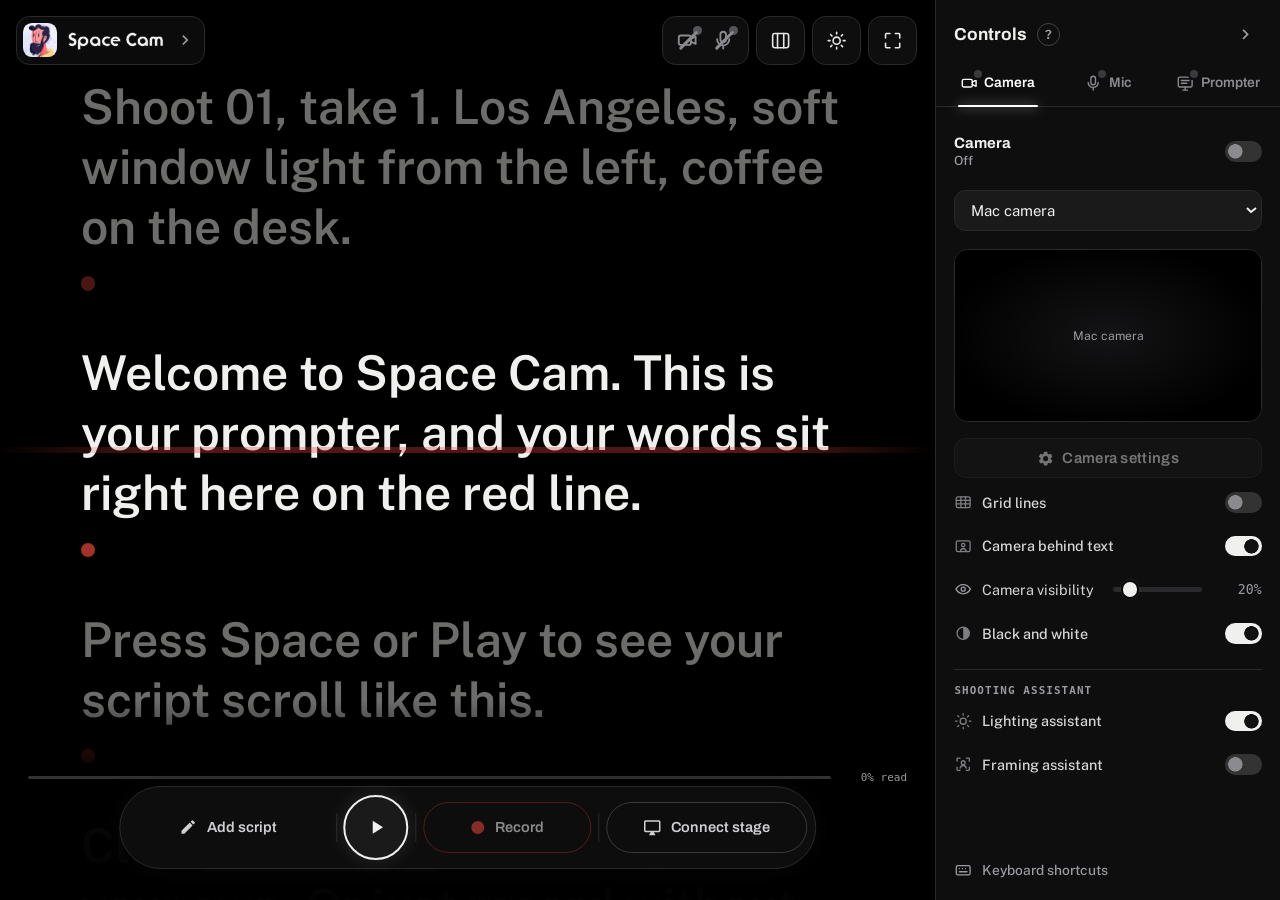
<file: index.html>
<meta charset="UTF-8">
<script>/* Space Cam: a hard reload (Cmd+Shift+R) skips the service worker, so there is no controller. Remember it: that reload starts disconnected. */try{var nv=performance.getEntriesByType('navigation')[0];if(nv&&nv.type==='reload'&&navigator.serviceWorker&&!navigator.serviceWorker.controller)sessionStorage.setItem('spaceCamHardReload','1');}catch(e){}</script>
<script>window.coi = { coepCredentialless: () => true };</script>
<script>/* Space Cam, localhost only: ?fresh = see Voice scroll and the Shooting assistant like a first-time visitor (off, not tried yet). Scripts, takes and other settings stay. */try{if(/^(localhost|127\.0\.0\.1)$/.test(location.hostname)&&/[?&]fresh\b/.test(location.search)){['voiceOn','voiceEngine','assistOn','assistLight','assistFrame','triedVoice','triedAssist','triedLight','triedFrame','accountAsked','account','accountPushed'].forEach(function(k){localStorage.removeItem('spaceCam.'+k);});history.replaceState(null,'',location.pathname+location.hash);}}catch(e){}</script>
<script>
/* Space Cam: put the side panels in their saved state before the first paint (no open-then-close flash on reload),
   with no slide animation until the page is ready. studio.js takes over and removes these classes. */
(function(){
  if(/^#stage/.test(location.hash)){ // Stage window / preview: show nothing until the page has switched to the Stage layout (no flash of the control panels)
    document.documentElement.classList.add('scp-stage');
    setTimeout(function(){ document.documentElement.classList.remove('scp-stage'); }, 3000); // safety net
    return;
  }
  var d = document.documentElement, get = function(k){ try{ return JSON.parse(localStorage.getItem('spaceCam.' + k)); }catch(e){ return null; } };
  d.classList.add('scp-loading');
  var lh = get('leftHidden'); if(lh === null || lh) d.classList.add('scp-l'); // first visit: left panel closed, right open
  if(matchMedia('(max-width: 760px), (pointer: coarse) and (max-width: 1366px)').matches){ d.classList.add('scp-l'); d.classList.add('scp-r'); } // phone: both drawers start closed
  if(get('rightHidden')) d.classList.add('scp-r');
  setTimeout(function(){ d.classList.remove('scp-loading'); }, 4000); // safety net
})();
</script>
<style>
/* first paint after a reload: panels already in their saved state, no animation, raw contents hidden until arranged */
html.scp-loading *,html.scp-loading *::before,html.scp-loading *::after{transition:none!important;animation-duration:0s!important}
html.scp-loading #left-rail > *,html.scp-loading #right-rail > *{visibility:hidden}
html.scp-l #left-rail{transform:translateX(-104%);visibility:hidden}
html.scp-stage body:not(.stage-window){visibility:hidden}
html.scp-loading #scroller,html.scp-loading .sc-marks-clear,html.scp-loading .sc-stage-tools,html.scp-loading .sc-mark,html.scp-loading #guide{visibility:hidden}
html.scp-l #stage{left:0!important}
html.scp-r #right-rail{transform:translateX(104%);visibility:hidden}
html.scp-r #stage{right:0!important}
</style>
<script src="coi-serviceworker.js"></script>
<!-- Space Cam styles in the head: nothing paints unstyled on reload (keep its ?v= the same as studio.js at the bottom) -->
<link rel="stylesheet" href="studio.css?v=2026-11-27i">
<link rel="apple-touch-icon" href="apple-touch-icon.png">
<meta name="theme-color" content="#0A0A0B">
<meta name="mobile-web-app-capable" content="yes">
<meta name="apple-mobile-web-app-capable" content="yes">
<meta name="apple-mobile-web-app-title" content="Space Cam">
<meta name="apple-mobile-web-app-status-bar-style" content="black-translucent">
<meta http-equiv="Cache-Control" content="no-cache, no-store, must-revalidate">
<meta http-equiv="Pragma" content="no-cache">
<meta http-equiv="Expires" content="0">
<title>Space Cam</title>
<link rel="icon" type="image/png" href="[data-uri]">
<link rel="apple-touch-icon" href="[data-uri]">
<meta name="viewport" content="width=device-width, initial-scale=1, viewport-fit=cover">
<meta name="claude:viewport-fit-sides" content="cover">
<meta name="apple-mobile-web-app-capable" content="yes">
<meta name="apple-mobile-web-app-status-bar-style" content="black-translucent">
<link rel="preconnect" href="https://fonts.googleapis.com">
<link rel="preconnect" href="https://fonts.gstatic.com" crossorigin>
<link href="https://fonts.googleapis.com/css2?family=Archivo:wght@600;700&family=Public+Sans:wght@400;500;600;700&display=swap" rel="stylesheet">
<style>
/* Space Prompter v2.0 — control window is a one-page 3-column layout
   (Scripts rail / prompter / Controls rail) in a monochrome "Limbo" theme.
   The real stage window (body.stage-window) stays the plain full-screen
   text view: bright text on black through the beamsplitter glass. Red is
   deliberately kept for the reading guide line and the stage-connected dot. */
:root{
  --bg:#070707;
  --stage:#000000;
  --panel:#0E0E0F;
  --surface:#0E0E0F;
  --surface-2:#1A1A1B;
  --raised:#1A1A1B;
  --hair:#2A2A2C;
  --border:#2A2A2C;
  --fg:#F0F0EE;
  --fg-dim:#9A9AA0;
  --accent:#F0F0EE;
  --accent-rgb:240,240,238;
  --accent-fg:#070707;
  --red:#E8463A;
  --rail:300px;
  --mono:ui-monospace,'SF Mono',Menlo,Consolas,monospace;
  color-scheme: dark;
}
*{box-sizing:border-box}
html,body{height:100%;margin:0}
body{
  background:var(--bg);
  color:var(--fg);
  font-family:'Public Sans',system-ui,-apple-system,sans-serif;
  overflow:hidden;
  -webkit-tap-highlight-color:transparent;
}
body:not(.stage-window)::before{
  content:"";position:fixed;inset:0;pointer-events:none;z-index:0;
  background:radial-gradient(60% 55% at 50% 38%, rgba(255,255,255,.05), transparent 72%);
}
button{font-family:inherit;color:inherit}
.eyebrow{
  font-family:'Archivo',system-ui,sans-serif;
  font-weight:600;font-size:11px;letter-spacing:.14em;text-transform:uppercase;
  color:var(--fg-dim);
}
kbd{
  font-family:var(--mono);
  background:var(--raised);
  border:1px solid var(--hair);
  border-radius:4px;
  padding:1px 6px;
  font-size:10.5px;
  color:var(--fg);
}

/* ---------- Rails (control window only) ---------- */
.rail{
  position:fixed;top:0;bottom:0;
  width:var(--rail);
  background:var(--panel);
  z-index:5;
  display:flex;flex-direction:column;
  padding:18px 18px 12px;
  overflow-y:auto;overflow-x:hidden;
  scrollbar-width:thin;scrollbar-color:var(--hair) transparent;
}
#left-rail{left:0;border-right:1px solid var(--hair)}
#right-rail{right:0;border-left:1px solid var(--hair)}
body.stage-window .rail{display:none !important}

.sec{margin-top:24px}
.sec:first-child{margin-top:0}
.sec-title{
  display:flex;align-items:center;justify-content:space-between;gap:8px;
  font-family:'Archivo',system-ui,sans-serif;
  font-weight:600;font-size:11px;letter-spacing:.14em;text-transform:uppercase;
  color:var(--fg-dim);
  margin-bottom:14px;
}

/* ---- Left rail: brand + scripts ---- */
.brand-live{
  display:flex;align-items:center;gap:11px;min-width:0;
  background:none;border:none;padding:6px;margin:-6px -6px 0;
  border-radius:10px;cursor:pointer;text-align:left;
  transition:background .2s ease;
}
.brand-live:hover{background:rgba(255,255,255,.05)}
.brand-logo{height:40px;width:40px;flex:none;display:block;border-radius:11px;box-shadow:0 0 18px rgba(255,255,255,.12)}
.brand-text{display:flex;flex-direction:column;min-width:0;line-height:1.3}
@font-face{font-family:'SPLogo';src:url([data-uri]) format('woff2');font-weight:400;font-style:normal;font-display:swap}
.brand-text .name{font-family:'SPLogo','Archivo',system-ui,sans-serif;font-weight:400;font-size:16px;letter-spacing:.03em;-webkit-text-stroke:.5px var(--panel);text-rendering:geometricPrecision;white-space:nowrap}
.brand-text .meta{font-family:var(--mono);font-size:10.5px;color:var(--fg-dim)}
.scripts-head{display:flex;align-items:center;justify-content:space-between;margin:28px 0 14px}
.scripts-head .sec-title{margin:0}
#new-script-btn{
  font-family:'Archivo',system-ui,sans-serif;font-weight:600;font-size:12px;
  background:transparent;border:1px dashed var(--hair);color:var(--fg-dim);
  border-radius:8px;padding:5px 10px;cursor:pointer;white-space:nowrap;
}
#new-script-btn:hover{color:var(--fg);border-color:var(--fg-dim)}
.script-tabs{display:flex;flex-direction:column;gap:8px}
.script-tab{
  display:flex;align-items:center;justify-content:space-between;gap:8px;width:100%;
  font-family:'Archivo',system-ui,sans-serif;font-weight:600;font-size:13px;text-align:left;
  background:var(--raised);border:1px solid var(--hair);color:var(--fg-dim);
  border-radius:10px;padding:11px 10px 11px 13px;cursor:pointer;
  transition:border-color .15s ease, background .15s ease;
}
.script-tab:hover{border-color:#44444a;color:var(--fg)}
.script-tab.active{
  color:var(--fg);border-color:rgba(255,255,255,.45);
  background:rgba(255,255,255,.07);
  box-shadow:0 0 18px rgba(255,255,255,.06);
}
.script-tab-name{flex:1;min-width:0;overflow:hidden;text-overflow:ellipsis;white-space:nowrap}
.script-tab-del{
  display:flex;align-items:center;justify-content:center;flex:none;
  width:20px;height:20px;border-radius:6px;font-size:14px;line-height:1;color:var(--fg-dim);
}
.script-tab-del:hover{background:rgba(255,255,255,.12);color:var(--fg)}
.script-tab-actions{display:flex;align-items:center;gap:2px;flex:none}
.script-tab-act{
  display:flex;align-items:center;justify-content:center;
  width:24px;height:24px;border-radius:6px;color:var(--fg-dim);
}
.script-tab-act svg{width:14px;height:14px;fill:currentColor}
.script-tab-act:hover{background:rgba(255,255,255,.12);color:var(--fg)}
.device-picker{display:grid;grid-template-columns:repeat(4,1fr);gap:10px}
.dev-tile{
  display:flex;flex-direction:column;align-items:center;justify-content:center;gap:9px;
  background:var(--raised);border:1px solid var(--hair);border-radius:12px;
  padding:14px 8px;cursor:pointer;color:#bdbdc0;
  font-family:'Archivo',system-ui,sans-serif;font-weight:600;font-size:12.5px;line-height:1.25;text-align:center;
  transition:border-color .15s ease, background .15s ease;
}
.dev-tile svg{width:26px;height:26px;fill:currentColor}
.dev-tile:hover:not(:disabled){border-color:#4a4a50;color:var(--fg)}
.dev-tile[aria-pressed="true"]{background:rgba(255,255,255,.1);border-color:rgba(255,255,255,.5);color:var(--fg);box-shadow:0 0 18px rgba(255,255,255,.06)}
.dev-tile:disabled{opacity:.4;cursor:not-allowed}
.dev-tile small{font-size:9.5px;font-weight:500;color:var(--fg-dim);letter-spacing:.04em}
#right-rail .device-picker{grid-template-columns:1fr 1fr;gap:8px}
#right-rail .dev-tile{flex-direction:row;justify-content:flex-start;gap:9px;padding:10px;font-size:11.5px;text-align:left}
#right-rail .dev-tile svg{width:18px;height:18px;flex:none}
#right-rail .dev-tile small{display:none}
.setup-device{margin-bottom:26px}
.setup-device .sec-title{margin-bottom:10px}
.pedal-row{display:flex;align-items:center;gap:12px;margin-top:14px;font-size:12.5px;color:var(--fg-dim)}
.scripts-empty{font-size:12px;color:var(--fg-dim);line-height:1.5;padding:4px 2px}
.rail-spacer{flex:1}
.scripts-tip{font-size:11px;color:var(--fg-dim);opacity:.8;margin-top:10px;line-height:1.5}
.copyright{font-size:10px;color:var(--fg-dim);opacity:.55;margin-top:18px}

/* Space Cam: Spotlight is the only page. The old paste page stays in the HTML for the code that uses its elements,
   but is never drawn — hidden here in the head so it can't flash on reload before studio.css loads. */
#setup,#back-btn{display:none !important}
/* ---------- Setup (paste) state, centre column ---------- */
#setup{
  position:fixed;top:0;bottom:0;left:0;right:0;
  display:flex;flex-direction:column;align-items:center;
  padding:48px 32px 28px;
  z-index:3;
  overflow-y:auto;
}
body:not(.stage-window) #setup{left:var(--rail);right:var(--rail)}
#setup.hidden{display:none}
.setup-inner{width:min(920px,100%);display:flex;flex-direction:column}
#setup .brand{font-family:'Archivo',system-ui,sans-serif;font-weight:700;font-size:26px;letter-spacing:-.01em;margin:0 0 4px}
#setup .sub{color:var(--fg-dim);font-size:13.5px;margin-bottom:18px;display:flex;align-items:center;gap:10px;flex-wrap:wrap}
#script-input{
  width:100%;height:min(420px, 52vh);
  resize:none;
  background:var(--panel);
  border:1px solid var(--hair);
  border-radius:14px;
  color:var(--fg);
  font-family:'Public Sans',system-ui,sans-serif;
  font-size:16px;line-height:1.6;padding:20px;
  box-shadow:0 0 40px rgba(255,255,255,.035);
}
#script-input:focus{outline:1px solid rgba(255,255,255,.55);outline-offset:-1px}
#script-input::placeholder{color:var(--fg-dim)}
.setup-row{display:flex;gap:10px;margin-top:16px;flex-wrap:wrap}
.btn{
  font-family:'Archivo',system-ui,sans-serif;font-weight:600;font-size:13px;letter-spacing:.02em;
  border:1px solid var(--hair);background:var(--raised);color:var(--fg);
  border-radius:10px;padding:13px 20px;cursor:pointer;
}
.btn:focus-visible{outline:2px solid var(--accent);outline-offset:1px}
.btn.primary{background:var(--accent);color:var(--accent-fg);border-color:var(--accent);flex:1;min-width:160px;box-shadow:0 0 22px rgba(255,255,255,.18)}
.btn.ghost{background:transparent}
.btn:disabled{opacity:.6;cursor:default}
/* Paste-state-only explainer: gone as soon as prompting starts (the rail
   carries a compact version while prompting). */
#screen-note{
  margin-top:20px;
  border:1px dashed #3a3a3d;border-radius:12px;
  padding:14px 18px;
  font-size:13px;line-height:1.6;color:#b5b5b8;
}
#screen-note b{color:var(--fg);font-weight:600}
#screen-note .nb{display:block;margin-top:6px}

/* ---------- Stage (centre column in control; full screen in the real stage window) ---------- */
#stage{position:fixed;inset:0;background:var(--stage);z-index:2}
body:not(.stage-window) #stage{left:var(--rail);right:var(--rail);background-clip:padding-box}
#stage.hidden{display:none}
#scroller{position:absolute;inset:0;overflow-y:auto;overflow-x:hidden;scrollbar-width:none}
#scroller::-webkit-scrollbar{display:none}
#script-text{
  padding-left:max(28px, env(safe-area-inset-left,0px));
  padding-right:max(28px, env(safe-area-inset-right,0px));
  padding-top:min(70vh, 520px);
  padding-bottom:min(70vh, 520px);
  font-family:'Public Sans',system-ui,sans-serif;
  font-weight:600;
  white-space:pre-wrap;
  word-break:break-word;
  color:#fff;
  transform-origin:center;
  /* Fixed at the REAL external stage window's actual width, in every
     context (control, real stage, mini preview) so "same scroll position"
     also means "same line of text". --mgd-stage-width is set once a stage
     window reports its width and persists from then on; until then it is
     uncapped. */
  max-width:var(--mgd-stage-width, none);
  margin-left:auto;margin-right:auto;
  outline:none;
  caret-color:#fff;
}
body:not(.stage-window) #script-text{cursor:text}

#guide{
  position:absolute;left:0;right:0;top:50%;
  margin-top:-3px;height:6px;
  background:linear-gradient(90deg, transparent, var(--red) 18%, var(--red) 82%, transparent);
  opacity:.34;pointer-events:none;transition:opacity .15s ease;
}
#guide.off{opacity:0}

.para{margin-bottom:var(--para-gap,1.1em);transition:opacity .3s ease}
/* Space Cam: extra blank lines in the script (2+ between paragraphs) add one empty line each, on top of the paragraph gap */
.para{margin-top:calc(var(--blank,0) * 1lh)}
/* Space Cam: pause marks at paragraph breaks */
#script-text.pause-marks .para:not(:last-child)::after{content:"";display:block;width:.3em;height:.3em;margin-top:.4em;border-radius:50%;background:var(--red);opacity:.7}
#script-text.pause-marks[style*="text-align: center"] .para:not(:last-child)::after{margin-left:auto;margin-right:auto}
#script-text.pause-marks[style*="text-align: right"] .para:not(:last-child)::after{margin-left:auto}
body:not(.stage-window) #stage:not(.editing) #script-text{cursor:pointer}
.para.dim{opacity:var(--dimop,.45)}
.para:last-child{margin-bottom:0}

body:not(.stage-window) #stage::after{
  content:"";position:absolute;left:0;right:0;bottom:0;height:200px;
  /* Space Cam: dark by the progress line (104–122px up), so scrolling text fades out before it crosses the line */
  background:linear-gradient(rgba(0,0,0,0), rgba(0,0,0,.92) 38%, rgba(0,0,0,.96));pointer-events:none;z-index:3;
}
/* ---- Reading progress + bottom capsule (control only) ---- */
#progress-wrap{
  position:absolute;left:28px;right:28px;
  bottom:104px;
  display:flex;align-items:center;gap:12px;
  pointer-events:none;z-index:4;
}
#progress{flex:1;height:3px;background:rgba(255,255,255,.2);border-radius:2px;overflow:hidden}
#progress-fill{display:block;height:100%;width:0;background:rgba(255,255,255,.95)}
#progress-label{font-family:var(--mono);font-size:11px;color:var(--fg-dim);white-space:nowrap;min-width:64px;text-align:right}
#bottombar{
  position:absolute;left:50%;transform:translateX(-50%);bottom:28px;
  display:flex;align-items:center;
  background:rgba(14,14,15,.82);
  -webkit-backdrop-filter:blur(20px);backdrop-filter:blur(20px);
  border:1px solid var(--hair);border-radius:999px;
  padding:7px;
  box-shadow:0 10px 40px rgba(0,0,0,.55), 0 0 30px rgba(255,255,255,.04);
  z-index:5;
}
.cap-side{
  width:180px;white-space:nowrap;
  display:flex;align-items:center;justify-content:center;gap:9px;
  height:46px;border-radius:999px;
  background:transparent;border:1px solid transparent;
  font-family:'Archivo',system-ui,sans-serif;font-weight:600;font-size:13px;color:#cfcfd2;
  cursor:pointer;transition:background .2s ease, color .2s ease, box-shadow .2s ease;
}
.cap-side:hover{background:rgba(255,255,255,.06);color:var(--fg)}
.cap-side svg{width:16px;height:16px;fill:currentColor;flex:none}
.cap-div{width:1px;height:26px;background:var(--hair);margin:0 6px;flex:none}
#play{
  width:58px;height:58px;border-radius:50%;
  border:2px solid var(--accent);background:var(--raised);
  display:flex;align-items:center;justify-content:center;flex:none;cursor:pointer;
  transition:background .2s ease, box-shadow .2s ease;
  box-shadow:0 0 18px rgba(255,255,255,.12);
}
#play svg{width:20px;height:20px;fill:var(--accent)}
#play.active{background:var(--accent);box-shadow:0 0 0 5px rgba(255,255,255,.12), 0 0 26px rgba(255,255,255,.4)}
#play.active svg{fill:var(--accent-fg)}
/* Stage toggle: idle = ghost outline, connected = solid white + glow. */
#display-btn{border-color:#3a3a3d}
#display-btn.connected{
  background:#f4f4f2;color:#0a0a0b;border-color:#f4f4f2;
  box-shadow:0 0 22px rgba(255,255,255,.45);
}
#display-btn.connected:hover{background:#fff;color:#0a0a0b}

/* ---- Right rail: controls ---- */
#utility{display:flex;align-items:center;gap:8px;position:relative}
.icon-btn{
  position:relative;
  width:38px;height:38px;border-radius:11px;
  border:1px solid var(--hair);background:var(--raised);
  display:flex;align-items:center;justify-content:center;flex:none;cursor:pointer;
  transition:background .2s ease, border-color .2s ease;
}
.icon-btn:hover{border-color:#4a4a50}
.icon-btn svg{width:17px;height:17px;fill:var(--fg)}
.icon-btn[aria-pressed="true"]{background:rgba(255,255,255,.12);border-color:rgba(255,255,255,.4)}
.key-badge{
  position:absolute;right:-5px;bottom:-5px;
  font-family:var(--mono);font-size:9px;line-height:1;
  background:var(--fg);color:#0a0a0b;border-radius:4px;padding:2px 3px;font-weight:700;
}
#sync-status{font-size:11px;color:var(--fg-dim);white-space:nowrap;margin-left:2px}
#sync-btn.spin svg{animation:spin .8s linear infinite}
@keyframes spin{to{transform:rotate(-360deg)}}
#pedal-panel{
  display:none;position:fixed;top:0;left:0;
  width:264px;background:var(--raised);border:1px solid var(--hair);border-radius:12px;
  padding:14px;box-shadow:0 10px 30px rgba(0,0,0,.5);z-index:60;
}
#pedal-panel.show{display:block}
#pedal-panel .t{font-size:13px;font-weight:600;color:var(--fg);margin-bottom:4px}
#pedal-panel .s{font-size:11.5px;color:var(--fg-dim);line-height:1.4;margin-bottom:10px}
.pedal-keys-list{display:flex;flex-wrap:wrap;gap:6px;margin-bottom:10px}
.pedal-keys-empty{font-size:11.5px;color:var(--fg-dim)}
.pedal-key-chip{
  display:flex;align-items:center;gap:6px;background:rgba(255,255,255,.06);
  border:1px solid rgba(255,255,255,.08);border-radius:8px;padding:4px 6px 4px 10px;font-size:12px;color:var(--fg);
}
.pedal-key-chip button{background:none;border:none;color:var(--fg-dim);font-size:15px;line-height:1;cursor:pointer;padding:0 2px}
.pedal-key-chip button:hover{color:var(--fg)}
#add-pedal-btn{
  width:100%;background:rgba(255,255,255,.08);border:1px solid rgba(255,255,255,.25);color:var(--fg);
  border-radius:9px;padding:8px 10px;font-size:12.5px;font-weight:600;cursor:pointer;
}
#add-pedal-btn:hover{background:rgba(255,255,255,.14)}
#add-pedal-btn.capturing{border-color:rgba(255,255,255,.5)}

/* stage preview */
#stage-preview-box{margin-top:0}
#stage-preview-box.hidden{display:none}
body.stage-window #stage-preview-box{display:none !important}
#stage-preview-label{display:flex;align-items:center;justify-content:space-between}
#preview-dot{
  width:9px;height:9px;border-radius:50%;
  background:#38383b;flex:none;transition:background .3s ease, box-shadow .3s ease;
}
#preview-dot.on{background:var(--red);box-shadow:0 0 10px 2px rgba(232,70,58,.7)}
#stage-preview-frame-wrap{
  position:relative;width:100%;aspect-ratio:1.6;
  overflow:hidden;background:#000;
  border:1px solid var(--hair);border-radius:10px;
  box-shadow:0 0 24px rgba(255,255,255,.05);
}
#stage-preview-frame{
  width:1280px;height:800px;border:0;
  transform:scale(0.2);transform-origin:top left;
  pointer-events:none;display:block;
}
#preview-empty{
  position:absolute;inset:0;display:none;align-items:center;justify-content:center;
  font-size:12px;color:var(--fg-dim);background:#000;
}
#stage-preview-box.empty #preview-empty{display:flex}
#stage-preview-box.empty #stage-preview-frame{visibility:hidden}

/* controls */
.slider-group{display:flex;flex-direction:column;gap:10px;margin-bottom:18px}
.slider-label{display:flex;justify-content:space-between;align-items:baseline;font-size:12.5px;color:#cfcfd2}
.slider-label span:last-child{font-family:var(--mono);font-size:11.5px;color:var(--fg-dim)}
input[type=range]{
  -webkit-appearance:none;appearance:none;
  width:100%;height:4px;border-radius:2px;background:var(--hair);outline:none;margin:0;
}
input[type=range]::-webkit-slider-thumb{
  -webkit-appearance:none;appearance:none;
  width:16px;height:16px;border-radius:50%;background:var(--accent);
  border:2px solid var(--bg);cursor:pointer;box-shadow:0 0 8px rgba(255,255,255,.35);
}
input[type=range]::-moz-range-thumb{
  width:16px;height:16px;border-radius:50%;background:var(--accent);border:2px solid var(--bg);cursor:pointer;
}
#color{
  background:linear-gradient(90deg,#fff 0%,#ff3b30 10%,#ff9500 22%,#ffd60a 34%,#34c759 50%,#30b0c7 62%,#0a84ff 74%,#5e5ce6 86%,#ff2d95 96%,#fff 100%);
  height:6px;
}
.navbtn{
  width:100%;display:flex;align-items:center;gap:10px;
  background:var(--raised);border:1px solid var(--hair);border-radius:10px;
  padding:10px 12px;margin-bottom:8px;cursor:pointer;
  font-size:13px;color:#dcdcde;text-align:left;
}
.navbtn:hover{border-color:#4a4a50}
.navbtn svg{width:16px;height:16px;fill:currentColor;flex:none}
.navbtn .navbtn-key{margin-left:auto;font-family:var(--mono);font-size:10.5px;color:var(--fg-dim)}
.tbtn{
  width:100%;display:flex;align-items:center;justify-content:space-between;gap:10px;
  background:var(--raised);border:1px solid var(--hair);border-radius:10px;
  padding:10px 12px;margin-bottom:8px;cursor:pointer;font-size:13px;color:#dcdcde;
  transition:background .2s ease, border-color .2s ease;
}
.tpair{display:flex;gap:8px;margin-bottom:18px}
#align-group .seg{margin-bottom:0}
.tpair .tbtn{margin-bottom:0;flex:1;min-width:0;padding:10px}
.tpair.three{gap:6px}
.tpair.three .tbtn{padding:10px 8px;gap:6px;font-size:12.5px}
.tpair.three .tbtn svg{width:14px;height:14px}
.tpair.three .rot-deg{display:none}
#rotate-btn svg{transition:transform .25s ease}
.tpair .rot-deg{margin-right:4px}
.tbtn:hover{border-color:#4a4a50}
.tbtn svg{width:16px;height:16px;fill:currentColor;flex:none;opacity:.8}
.tbtn[aria-pressed="true"]{background:rgba(255,255,255,.1);border-color:rgba(255,255,255,.4);color:var(--fg)}
#script-text .para.voice-match{background:rgba(255,255,255,.12);border-radius:4px;transition:background .15s}
.pair-modal{position:fixed;inset:0;z-index:200;background:rgba(0,0,0,.78);display:flex;align-items:center;justify-content:center;padding:16px}
.pair-modal[hidden]{display:none}
.pair-card{position:relative;width:min(560px,100%);max-height:100%;overflow:auto;background:#111113;border:1px solid #2a2a2e;border-radius:22px;padding:28px 28px 22px;text-align:center;box-shadow:0 30px 90px rgba(0,0,0,.6)}
.pair-card h2{margin:0 0 8px;font-size:22px;letter-spacing:-.01em}
.pair-card p{margin:0 auto 16px;max-width:420px;font-size:13.5px;line-height:1.55;color:#b4b4b9}
.pair-x{position:absolute;top:12px;right:12px;width:36px;height:36px;border-radius:50%;border:1px solid #2a2a2e;background:#18181b;color:#dcdcde;font-size:16px;cursor:pointer}
#pair-qr{width:min(64vh,380px);aspect-ratio:1;margin:0 auto;background:#fff;border-radius:16px;padding:14px;box-sizing:border-box}
#pair-qr svg{width:100%;height:100%;display:block}
#pair-state{margin:14px 0 4px;font-size:14px;font-weight:600;color:#b4b4b9}
#pair-state.ok{color:#5be08a}
.pair-link{display:flex;gap:8px;margin:12px 0 10px}
.pair-link input{flex:1;min-width:0;background:#0a0a0b;border:1px solid #2a2a2e;border-radius:10px;color:#9a9aa0;padding:9px 11px;font:12px var(--mono)}
.pair-link button,#pair-stop{background:#18181b;border:1px solid #33333a;color:#f4f4f2;border-radius:10px;padding:9px 14px;font-size:13px;cursor:pointer}
#pair-stop{border-color:transparent;color:#8a8a90;margin-top:4px}
.pair-note{font-size:11.5px;color:#8a8a90;line-height:1.5}
#pair-pill{position:fixed;top:14px;left:50%;transform:translate(-50%,-60px);z-index:150;padding:8px 16px;border-radius:999px;background:#18181b;border:1px solid #33333a;color:#dcdcde;font-size:12.5px;font-weight:600;opacity:0;transition:opacity .25s ease,transform .25s ease;pointer-events:none}
#pair-pill.show{opacity:1;transform:translate(-50%,0)}
#pair-pill.ok{border-color:#2f6b45;color:#7ee8a2}
#pair-pill.warn{border-color:#6b5a2f;color:#e8cf7e}
body.ui-hidden #pair-pill{opacity:0}
.seg{display:flex;gap:6px;margin:0 0 8px}
.seg button{flex:1;height:38px;display:flex;align-items:center;justify-content:center;background:var(--raised);border:1px solid var(--hair);border-radius:10px;color:#dcdcde;cursor:pointer;transition:background .2s ease,border-color .2s ease}
.seg button:hover{border-color:#4a4a50}
.seg button svg{width:18px;height:18px;fill:currentColor;opacity:.85}
.seg button[aria-pressed="true"]{background:rgba(255,255,255,.1);border-color:rgba(255,255,255,.4);color:var(--fg)}
.rot-deg{font-family:var(--mono);font-size:11px;color:var(--fg-dim);margin-left:auto;margin-right:8px}
.caption{font-size:11px;color:var(--fg-dim);line-height:1.5;margin-top:10px}
.sec > :last-child{margin-bottom:0}

/* compact two-screen note — only while prompting, never dismissible */
#screen-note-mini{
  display:none;margin-top:18px;
  border:1px dashed #3a3a3d;border-radius:10px;padding:10px 12px;
  font-size:11.5px;line-height:1.55;color:#a5a5a8;
}
#screen-note-mini b{color:var(--fg);font-weight:600}
body.prompting #screen-note-mini{display:block}
body.prompting #screen-note{display:none}
#shortcuts-hint{display:flex;flex-direction:column;gap:9px;margin-top:22px;padding-top:18px;border-top:1px solid var(--hair);font-size:11.5px;color:var(--fg-dim);text-align:left}
#shortcuts-hint span{display:flex;align-items:center;gap:8px}

#display-fallback{
  display:none;flex-direction:column;gap:8px;
  background:var(--raised);border:1px solid var(--hair);border-radius:9px;padding:10px;margin-top:12px;
}
#display-fallback.show{display:flex}
#display-fallback .s{font-size:11.5px;color:var(--fg-dim);line-height:1.4}
#display-fallback-row{display:flex;gap:6px}
#display-fallback-url{
  flex:1;min-width:0;background:var(--stage);border:1px solid var(--hair);border-radius:6px;
  color:var(--fg);font-size:11px;padding:7px 8px;
}

/* ---------- Stage window (popped out to external display) ---------- */
body.stage-window #setup,
body.stage-window #bottombar,
body.stage-window #progress-wrap{display:none !important}
#stage-hint{
  position:absolute;inset:0;display:flex;align-items:center;justify-content:center;
  background:rgba(0,0,0,.72);cursor:pointer;z-index:10;
}
#stage-hint.hidden{display:none}
#stage-hint-card{
  background:var(--surface);border:1px solid var(--border);border-radius:12px;
  padding:20px 24px;max-width:360px;text-align:center;
}
#stage-hint-card .t{font-family:'Archivo',sans-serif;font-weight:700;font-size:15px;margin-bottom:6px}
#stage-hint-card .s{color:var(--fg-dim);font-size:13px;line-height:1.5}

/* The whole-window glow frame is replaced by the stage toggle + red dot. */
#connected-frame{display:none !important}
body.stage-window{overscroll-behavior:none}
html:has(body.stage-window){overscroll-behavior:none}

/* First page: no right rail until prompting starts */
body:not(.prompting):not(.stage-window) #right-rail{display:none}
body:not(.prompting):not(.stage-window) #setup{right:0}
.setup-device{display:flex;align-items:center;gap:10px;margin-bottom:22px}
.setup-device .sec-title{display:none}
.setup-device .device-picker{display:flex;flex:1;gap:8px}
.setup-device .dev-tile{flex:none;flex-direction:row;justify-content:center;gap:9px;padding:0 16px;height:44px;font-size:12.5px}
.setup-device .dev-tile svg{width:18px;height:18px}
.setup-device .dev-tile small{display:none}
.setup-device .pedal-row{margin:0}
.setup-device .pedal-row span{display:none}
.setup-device .pedal-row .icon-btn{width:44px;height:44px}
/* Rail: one row of icon-only device tiles (names on hover) */
#right-rail .device-picker{display:flex;gap:8px}
#right-rail .dev-tile{flex:1;justify-content:center;padding:9px 0}
#right-rail .dev-tile span{display:none}
#right-rail .dev-tile svg{width:19px;height:19px}

/* ---------- Single Monitor mode ---------- */
.only-single,.only-solo,.only-touch{display:none !important}
body[data-mode="single"] .only-single{display:inline-flex !important}
body.solo .only-solo{display:inline-flex !important}
body[data-mode="mobile"] .only-touch,body[data-mode="tablet"] .only-touch{display:flex !important}
body.solo .only-dual{display:none !important}
body[data-mode="single"] .no-single{display:none !important}
.rail-close{
  display:none;position:absolute;top:14px;right:14px;z-index:2;
  width:30px;height:30px;border-radius:9px;border:1px solid var(--hair);
  background:var(--raised);color:var(--fg-dim);font-size:13px;line-height:1;cursor:pointer;
}
.rail-close:hover{color:var(--fg);border-color:#4a4a50}
body.solo.prompting .rail-close{display:block}
body.solo:not(.stage-window) #stage{left:0;right:0}
body.solo:not(.stage-window) #setup{left:var(--rail)}
body.solo #script-text{max-width:none}
body.solo.prompting .rail{z-index:20;box-shadow:0 0 60px rgba(0,0,0,.75);transition:transform .25s ease}
body.solo.prompting #left-rail{transform:translateX(-102%)}
body.solo.prompting #right-rail{transform:translateX(102%)}
body.solo.prompting #left-rail.open,
body.solo.prompting #right-rail.open{transform:none}
#left-rail .rail-close{right:12px}
#utility{padding-right:36px}
/* While playing: the bottom bar and progress fade out and return on mouse move */
#bottombar,#progress-wrap{transition:opacity .3s ease}
body.solo.ui-hidden #bottombar,
body.solo.ui-hidden #progress-wrap{opacity:0;pointer-events:none}
body.solo.ui-hidden #stage{cursor:none}

#back-btn{
  position:absolute;top:16px;right:18px;z-index:6;display:none;align-items:center;gap:8px;
  height:38px;padding:0 14px;border-radius:999px;cursor:pointer;
  background:rgba(14,14,15,.72);-webkit-backdrop-filter:blur(14px);backdrop-filter:blur(14px);
  border:1px solid var(--hair);color:#cfcfd2;font:600 12.5px 'Archivo',system-ui,sans-serif;
  transition:opacity .3s ease,color .2s ease,border-color .2s ease;
}
#mode-toast{
  position:absolute;top:max(18px,env(safe-area-inset-top));left:50%;transform:translate(-50%,-12px);z-index:8;
  max-width:min(440px,calc(100% - 150px));padding:11px 18px;border-radius:999px;text-align:center;
  background:rgba(14,14,15,.9);-webkit-backdrop-filter:blur(14px);backdrop-filter:blur(14px);
  border:1px solid var(--hair);color:#d6d6d8;font:500 12.5px/1.4 'Archivo',system-ui,sans-serif;
  opacity:0;pointer-events:none;transition:opacity .35s ease,transform .35s ease;
}
#update-toast{
  position:fixed;left:50%;bottom:max(20px,env(safe-area-inset-bottom));transform:translate(-50%,12px);z-index:60;
  padding:11px 18px;border-radius:999px;border:1px solid rgba(255,255,255,.4);cursor:pointer;
  background:#f4f4f2;color:#0a0a0b;font:600 12.5px 'Archivo',system-ui,sans-serif;box-shadow:0 10px 36px rgba(0,0,0,.6);
  opacity:0;pointer-events:none;transition:opacity .3s ease,transform .3s ease;max-width:calc(100% - 32px);
}
#update-toast.show{opacity:1;pointer-events:auto;transform:translate(-50%,0)}
#update-toast{display:flex;align-items:center;gap:10px;padding-right:8px;top:calc(env(safe-area-inset-top) + 76px);bottom:auto;transform:translate(-50%,-12px)} /* top centre, under the top buttons: clear of them and of the Play / Record bar */
#update-toast .upd-x{display:inline-flex;align-items:center;justify-content:center;width:22px;height:22px;border-radius:50%;font-size:11px;opacity:.55;cursor:pointer}
#update-toast .upd-x:hover{opacity:1;background:rgba(0,0,0,.08)}
body.stage-window #update-toast{display:none}
#mode-toast.show{opacity:1;transform:translate(-50%,0)}
body.stage-window #mode-toast{display:none}
#save-float{
  position:absolute;top:max(14px,env(safe-area-inset-top));left:max(14px,env(safe-area-inset-left));z-index:7;display:none;
  align-items:center;gap:8px;height:42px;padding:0 18px;border-radius:999px;cursor:pointer;
  background:#f4f4f2;color:#0a0a0b;border:1px solid #f4f4f2;font:700 13px 'Archivo',system-ui,sans-serif;
  box-shadow:0 8px 28px rgba(0,0,0,.55);
}
#save-float svg{width:18px;height:18px;fill:currentColor}
body.touch.edit-mode:not(.stage-window) #save-float{display:inline-flex}
#demo-btn{
  margin-left:auto;display:inline-flex;align-items:center;gap:7px;height:32px;padding:0 13px;border-radius:999px;cursor:pointer;
  background:transparent;border:1px solid var(--hair);color:#cfcfd2;font:600 12px 'Archivo',system-ui,sans-serif;
}
#demo-btn svg{width:13px;height:13px;fill:currentColor}
#demo-btn:hover{color:var(--fg);border-color:#4a4a50}
#demo-btn.on{background:#f4f4f2;color:#0a0a0b;border-color:#f4f4f2}
#back-btn:hover{color:var(--fg);border-color:#4a4a50}
#back-btn svg{width:16px;height:16px;fill:currentColor}
body:not(.stage-window) #back-btn{display:inline-flex}
body.touch #back-btn{top:max(14px,env(safe-area-inset-top));right:max(14px,env(safe-area-inset-right))}
body[data-mode="mobile"] #back-btn{width:42px;height:42px;padding:0;justify-content:center}
body[data-mode="mobile"] #back-btn span{display:none}
body.stage-window #back-btn{display:none !important}
body.solo.ui-hidden #back-btn{opacity:0;pointer-events:none}
/* ---------- Mobile + Tablet (touch) ---------- */
body.touch #stage{touch-action:manipulation;-webkit-tap-highlight-color:transparent}
body.touch #script-text{-webkit-user-select:none;user-select:none}
body.touch.edit-mode #script-text{-webkit-user-select:text;user-select:text}
body.touch:not(.stage-window) #setup{left:0}
/* panels slide in over the text; scripts/controls closed by default, even on page 1 */
body.touch .rail{z-index:20;box-shadow:0 0 60px rgba(0,0,0,.75);transition:transform .25s ease;padding-top:max(18px,env(safe-area-inset-top))}
body.touch #left-rail{transform:translateX(-102%)}
body.touch #right-rail{transform:translateX(102%)}
body.touch #left-rail.open,body.touch #right-rail.open{transform:none}
body.touch #right-rail{display:flex}
body.touch:not(.prompting) #right-rail{display:none}
body.touch .rail-close{display:block;width:38px;height:38px}
body.touch .rail{width:clamp(200px,50vw,300px);padding-left:14px;padding-right:14px}
body.touch .brand-text{overflow:hidden}
body.touch .brand-text .name{overflow:hidden;text-overflow:ellipsis}
body.touch #right-rail .dev-tile{padding:9px 0}
body.touch #bottombar{bottom:max(22px,env(safe-area-inset-bottom))}
body.touch .cap-side{width:auto;min-width:52px;padding:0 18px;height:52px}
body[data-mode="mobile"] .cap-side span{display:none}
body[data-mode="mobile"] .cap-side{width:56px;padding:0}
body[data-mode="mobile"] #edit-btn.on span{display:inline}
body[data-mode="mobile"] #edit-btn.on{width:auto;padding:0 16px}
body.touch .cap-side svg{width:20px;height:20px}
body.touch #play{width:64px;height:64px}
body.touch #progress-wrap{left:16px;right:16px}
body.touch .navbtn .navbtn-key{display:none}
body.touch #shortcuts-hint{display:none}
body.touch .no-touch{display:none}
.touch-block{display:none}
body.touch .touch-block{display:block}
body.touch .brand-live{padding-right:46px}
.left-device{margin-top:22px}
.left-device .device-picker{display:grid;grid-template-columns:repeat(4,1fr);gap:6px}
body.touch #left-rail > *{order:5}
body.touch #left-rail > .rail-close{order:0}
body.touch #left-rail > .brand-live{order:1}
body.touch #left-rail > .left-device{order:2;margin-top:20px}
body.touch #left-rail > .scripts-head{order:3}
body.touch #left-rail > .script-tabs{order:4}
body.touch #left-rail > .rail-spacer{order:6}
body.touch #left-rail > #screen-note-mini{order:7}
body.touch #left-rail > .copyright{order:8}
.left-device .dev-tile svg{width:18px;height:18px}
.left-device .dev-tile{justify-content:center;padding:9px 0;min-width:0}
.left-device .dev-tile span{display:none}
.left-pedal{display:flex;align-items:center;gap:10px;margin-top:14px;font-size:12px;color:var(--fg-dim)}
#edit-btn.on{background:rgba(255,255,255,.12);color:var(--fg);border-color:rgba(255,255,255,.35)}
body.edit-mode #script-text{outline:1px dashed rgba(255,255,255,.28);outline-offset:8px;cursor:text}
.scripts-head{gap:8px}
#setup-top,#setup-scripts{display:none}
body.touch #setup-top{display:flex;align-items:center;justify-content:space-between;gap:10px;order:0;margin-bottom:12px}
#setup-brand{display:flex;align-items:center;gap:10px;background:none;border:0;padding:0;color:var(--fg);cursor:pointer;min-width:0;
  font:700 15px 'Archivo',system-ui,sans-serif}
#setup-brand .brand-logo{height:34px;width:34px;border-radius:10px}
#menu-btn{width:40px;height:40px;border-radius:10px;border:1px solid var(--hair);background:var(--raised);color:var(--fg-dim);font-size:17px;cursor:pointer}
body.touch #setup-scripts{display:flex;gap:8px;overflow-x:auto;order:1;margin-bottom:12px;padding-bottom:2px;scrollbar-width:none;-webkit-overflow-scrolling:touch}
#setup-scripts::-webkit-scrollbar{display:none}
.chip{flex:none;height:36px;padding:0 14px;border-radius:999px;border:1px solid var(--hair);background:var(--raised);color:var(--fg-dim);
  font:600 12.5px 'Archivo',system-ui,sans-serif;cursor:pointer;white-space:nowrap;max-width:60vw;overflow:hidden;text-overflow:ellipsis}
.chip.active{background:rgba(255,255,255,.12);border-color:rgba(255,255,255,.45);color:var(--fg)}
.chip.plus{border-style:dashed;background:transparent}
/* Mobile/Tablet paste page: everything in one view, no scrolling to reach Start */
body.touch #setup{bottom:auto;height:100dvh;padding:max(14px,env(safe-area-inset-top)) 16px max(14px,env(safe-area-inset-bottom));justify-content:flex-start}
body.touch .setup-inner{width:100%;max-width:640px;flex:1;min-height:0}
body.touch #setup .brand,body.touch #setup .sub,body.touch .setup-device .sec-title{display:none}
body.touch #script-input{order:2;height:clamp(110px,24dvh,230px);padding:14px;font-size:16px;border-radius:12px;flex:none}
body.touch .setup-row{order:3;margin-top:12px;flex-wrap:nowrap}
body.touch .setup-row .btn{height:48px;padding:0 18px}
body.touch .setup-row .btn.primary{min-width:0}
body.touch .setup-device{display:none} /* device type + pedal live in the left panel on touch */
body.touch .setup-device .device-picker{flex-wrap:nowrap}
body.touch .setup-device .dev-tile{padding:0 12px}
body.touch .setup-device .dev-tile span{display:none}
body.touch #screen-note{order:5;margin-top:12px;padding:10px 12px;font-size:12px;line-height:1.5}
@media (max-height:520px){
  body.touch .setup-device,body.touch #screen-note{display:none}
  body.touch #setup-top{margin-bottom:8px}
  body.touch #script-input{height:clamp(80px,34dvh,160px)}
}
.install-btn[hidden]{display:none!important}
#install-setup{display:inline-flex;align-items:center;gap:6px;margin-left:auto;margin-right:10px;padding:7px 12px;border-radius:999px;border:1px solid #3b82f6;background:rgba(59,130,246,.15);color:#9cc2ff;font:600 12.5px/1 inherit;cursor:pointer}
#install-rail{display:flex;align-items:center;justify-content:center;gap:6px;margin:12px 0 4px;padding:9px 12px;border-radius:10px;border:1px solid #3b82f6;background:rgba(59,130,246,.15);color:#9cc2ff;font:600 12.5px/1 inherit;cursor:pointer}
@keyframes installPulse{0%,100%{box-shadow:0 0 0 0 rgba(59,130,246,.0)}50%{box-shadow:0 0 0 6px rgba(59,130,246,.35)}}
.install-pulse{animation:installPulse 1.2s ease-in-out 6}
#install-rail:hover,#install-setup:hover{background:rgba(59,130,246,.3)}
</style>
<script>
/* Space Cam light mode (control window only; the Stage window and its mini preview stay black for the prompter glass).
   No hand-made copy of every colour: at load this reads the app's own CSS and writes a light twin of every rule that
   sets a grey (dark backgrounds turn light, light text turns dark). Red, green and other colours stay. It only applies
   while <html data-theme="light">, so the sun/moon button switches it live, and it follows CSS changes by itself.
   The main colours (--bg, --fg, panels…) are tuned by hand at the end. */
(function(){
  if(/^#stage/.test(location.hash)) return;
  var t=null; try{ t=JSON.parse(localStorage.getItem('spaceCam.theme')||'null'); }catch(e){}
  if(t==='light' && !window.spaceCamApp) document.documentElement.setAttribute('data-theme','light'); // the Mac app is dark only
  var L='html[data-theme="light"]';
  var CAMBG='body[data-cv="bg"].sc-cam-bg #stage', NOCAM=':not('+CAMBG+'):not('+CAMBG+' *)';
  var COLOR=/#([0-9a-f]{3,8})\b|rgba?\(\s*([\d.]+)[\s,]+([\d.]+)[\s,]+([\d.]+)(?:\s*[,/]\s*([\d.]+%?))?\s*\)/gi;
  function parse(m){
    var r,g,b,a=1;
    if(m[1]){ var h=m[1]; if(h.length<=4){ h=h.split('').map(function(c){return c+c;}).join(''); }
      r=parseInt(h.substr(0,2),16); g=parseInt(h.substr(2,2),16); b=parseInt(h.substr(4,2),16); if(h.length===8) a=parseInt(h.substr(6,2),16)/255; }
    else { r=+m[2]; g=+m[3]; b=+m[4]; if(m[5]!=null) a=/%$/.test(m[5])?parseFloat(m[5])/100:+m[5]; }
    return [r,g,b,a];
  }
  function flip(val, shadow){
    var changed=false;
    var out=val.replace(COLOR,function(){
      var c=parse(arguments), r=c[0],g=c[1],b=c[2],a=c[3];
      if(Math.max(r,g,b)-Math.min(r,g,b)>=16) return arguments[0]; // a real colour: keep
      changed=true; var l=(r+g+b)/3, k=function(x){return +x.toFixed(3);};
      if(shadow) return 'rgba(0,0,0,'+k(a*(l>128?0.10:0.14))+')';           // glows and shadows: soft, dark
      if(a<1) return l>128 ? 'rgba(0,0,0,'+k(a*0.85)+')' : 'rgba(255,255,255,'+k(a)+')'; // white tint ↔ dark tint
      // not a plain invert (that turns the cool greys yellowish and dark layers muddy): a curve onto clean neutral greys.
      // dark layers (0–60) → near white 252–228 · borders/dims (60–120) → 228–152 · mid text → mid grey · white text → near black
      var v = l<60 ? 252-l*0.4 : l<120 ? 228-(l-60)*1.27 : 152-(l-120)*1.0; v=Math.max(14,Math.round(v));
      return 'rgb('+v+','+v+','+Math.min(255,v+2)+')';
    });
    return changed?out:null;
  }
  function chromaticBg(st){
    var v=(st.getPropertyValue('background-color')||'')+' '+(st.getPropertyValue('background-image')||'')+' '+(st.getPropertyValue('background')||''), m, any=false;
    if(/var\(--red/.test(v)) return true; // the red token (record, badges): white text on it stays white
    COLOR.lastIndex=0; while((m=COLOR.exec(v))){ var c=parse(m); if(Math.max(c[0],c[1],c[2])-Math.min(c[0],c[1],c[2])>=16 && c[3]>0.5) any=true; }
    return any;
  }
  function sel(s){
    if(/stage-window|scp-stage/.test(s.replace(/:not\([^)]*\)/g,''))) return null; // Stage-only rules; ":not(.stage-window)" is fine
    return s.split(',').map(function(p){ p=p.trim();
      if(/^:root/.test(p)) return L+p.slice(5);
      if(/^html\b/.test(p)) return L+p.slice(4);
      // camera footage behind the script: the middle section keeps its dark look (black, white text), so light rules skip it
      var m=p.match(/((::?(before|after|first-line|first-letter|placeholder|selection|marker|backdrop|-webkit-[\w-]+|-moz-[\w-]+)(\([^)]*\))?)+)$/i);
      var base=m?p.slice(0,p.length-m[1].length):p, pe=m?m[1]:'';
      return L+' '+(base||'*')+NOCAM+pe; }).join(',');
  }
  var KF={}; // animations that use greys get a light copy: name → name-l
  function frames(list){
    var out='';
    for(var i=0;i<list.length;i++){
      var r=list[i];
      if(r.type===4||r.type===12){ try{ out+=frames(r.cssRules); }catch(e){} continue; }
      if(r.type!==7) continue;
      var body='', any=false;
      for(var j=0;j<r.cssRules.length;j++){
        var k=r.cssRules[j], st=k.style, d='';
        for(var q=0;q<st.length;q++){ var n=st[q], v=st.getPropertyValue(n), f=null;
          if(/color$|shadow$|^background-image$/.test(n)) f=flip(v,/shadow$/.test(n));
          else if(n==='filter' && /drop-shadow/.test(v)) f=flip(v,true);
          if(f!=null) any=true; d+=n+':'+(f==null?v:f)+';'; }
        body+=k.keyText+'{'+d+'}';
      }
      if(any){ KF[r.name]=r.name+'-l'; out+='@keyframes '+r.name+'-l{'+body+'}'; }
    }
    return out;
  }
  function rules(list){
    var out='';
    for(var i=0;i<list.length;i++){
      var r=list[i];
      if(r.type===4){ var inner=rules(r.cssRules); if(inner) out+='@media '+r.conditionText+'{'+inner+'}'; continue; }
      if(r.type===12){ var inner2=rules(r.cssRules); if(inner2) out+='@supports '+r.conditionText+'{'+inner2+'}'; continue; }
      if(r.type!==1) continue;
      var st=r.style, decl='', any=false, keepText=chromaticBg(st);
      // shorthands written with a variable (background: var(--red)) leave their longhands empty in the CSSOM:
      // copy the shorthand itself, or a later grey rule beats it (Record turned white, recording dots stayed green)
      ['background','border','border-top','border-right','border-bottom','border-left','border-color','outline'].forEach(function(sh){
        var sv=st.getPropertyValue(sh); if(!sv || sv.indexOf('var(')<0) return;
        decl+=sh+':'+sv+(st.getPropertyPriority(sh)?' !important':'')+';';
      });
      for(var j=0;j<st.length;j++){
        var n=st[j], v=st.getPropertyValue(n);
        if(!v) continue;
        var isCol=/color$|^background-image$|^box-shadow$|^text-shadow$|^fill$|^stroke$|^--/.test(n);
        if(!isCol) continue;
        // every colour declaration is replayed in its original order (flipped or as is), so later rules still win
        // over earlier ones exactly as in dark mode; white text on a red button stays white
        var f=(v.indexOf('var(')>=0 || (keepText && (n==='color'||n==='fill'||n==='stroke'))) ? null : flip(v, /shadow$/.test(n));
        if(f!=null) any=true;
        decl+=n+':'+(f==null?v:f)+(st.getPropertyPriority(n)?' !important':'')+';';
      }
      var an=st.getPropertyValue('animation-name');
      if(an && an.split(',').some(function(x){ return KF[x.trim()]; })) decl+='animation-name:'+an.split(',').map(function(x){ x=x.trim(); return KF[x]||x; }).join(',')+(st.getPropertyPriority('animation-name')?' !important':'')+';';
      if(decl){ var s2=sel(r.selectorText); if(s2) out+=s2+'{'+decl+'}'; }
    }
    return out;
  }
  var css='', i;
  for(i=0;i<document.styleSheets.length;i++){ try{ css+=frames(document.styleSheets[i].cssRules); }catch(e){} }
  for(i=0;i<document.styleSheets.length;i++){ try{ css+=rules(document.styleSheets[i].cssRules); }catch(e){} }
  // the script area's black is set from JavaScript (applyBgOpacity); drawn waves (canvas) flip with a filter, red stays red
  css+=L+' #stage'+NOCAM+'{background-color:var(--stage)!important}'+L+' canvas'+NOCAM+'{filter:invert(1) hue-rotate(180deg)}';
  css+=L+'{--bg:#F5F5F6;--stage:#FFFFFF;--panel:#FBFBFC;--surface:#FBFBFC;--surface-2:#EEEEF0;--raised:#EEEEF0;--hair:#E1E1E4;--border:#E1E1E4;--fg:#111113;--fg-dim:#6B6B72;--accent:#111113;--accent-rgb:17,17,19;--accent-fg:#FAFAF9;color-scheme:light}';
  // switches, hand-made for light (the flipped greys made "off" look disabled): off = light track + white knob with a soft ring, on = black track + white knob
  css+=L+' .sc-swb:not(.sc-static)'+NOCAM+'::after{background:#E3E3E7 radial-gradient(circle at 9px 9px,#fff 6.4px,rgba(0,0,0,.16) 7px,transparent 7.6px)}'
     +L+' .sc-swb[aria-pressed="true"]'+NOCAM+'::after,'+L+' .sc-swb.active'+NOCAM+'::after{background:#111113 radial-gradient(circle at 23px 9px,#fff 6.4px,transparent 7px)}';
  // Record while recording: solid red, white text and icon, no glow (the flipped greys made it white with black text)
  css+=L+' .cap-side.sc-rec.on'+NOCAM+','+L+' .cap-side.sc-rec.warn'+NOCAM+'{background:var(--red)!important;border-color:var(--red)!important;color:#fff!important;box-shadow:none!important}'
     +L+' .cap-side.sc-rec.on'+NOCAM+' i{background:#fff!important}';
  // …and inside that dark middle, the main colours go back to their dark values (the tokens are inherited)
  css+=L+' '+CAMBG+'{--bg:#070707;--stage:#000000;--panel:#0E0E0F;--surface:#0E0E0F;--surface-2:#1A1A1B;--raised:#1A1A1B;--hair:#2A2A2C;--border:#2A2A2C;--fg:#F0F0EE;--fg-dim:#9A9AA0;--accent:#F0F0EE;--accent-rgb:240,240,238;--accent-fg:#070707;color-scheme:dark}';
  var el=document.createElement('style'); el.id='sc-light'; el.textContent=css; document.head.appendChild(el);
})();
</script>

<button type="button" id="update-toast" aria-live="polite"></button>
<!-- What's new: edit before every deploy (see CLAUDE.md). Shown in the update notice and once after the reload. Plain words, one line each. -->
<script type="application/json" id="sc-changes">
{
  "fixed": [
    "No more small bumps in the sound of saved videos (QuickTime, Premiere and Resolve heard tiny gaps every few seconds).",
    "Renaming a take now renames its Take_N_original.mp3 too."
  ]
}
</script>
<aside id="left-rail" class="rail">
  <button type="button" class="rail-close" data-close="left" aria-label="Close scripts panel" title="Close">✕</button>
  <button type="button" class="brand-live" id="brand-home-btn" aria-label="Hide the left panel" title="Hide this panel">
    <img class="brand-logo" alt="Space Cam" src="[data-uri]">
    <span class="brand-text">
      <span class="name">Space Cam</span>
      <span class="meta" id="build-meta">—</span>
    </span>
  </button>
  <div class="scripts-head">
    <div class="sec-title">Scripts</div>
    <button type="button" id="new-script-btn" aria-label="New script">+ New</button>
  </div>
  <div class="script-tabs" id="script-tabs"></div>
  <div class="sec touch-block left-device">
    <div class="sec-title">Device type</div>
    <div class="device-picker" data-picker></div>
    <div class="left-pedal"><button class="icon-btn pedal-trigger" id="pedal-btn-left" aria-label="Bluetooth pedal setup" title="Bluetooth pedal"><svg viewBox="0 0 24 24"><path d="M17.71 7.71L12 2h-1v7.59L6.41 5 5 6.41 10.59 12 5 17.59 6.41 19 11 14.41V22h1l5.71-5.71-4.3-4.29 4.3-4.29zM13 5.83l1.88 1.88L13 9.59V5.83zm1.88 10.46L13 18.17v-3.76l1.88 1.88z"/></svg>
    </button><span>Bluetooth pedal</span></div>
  </div>
  <div class="rail-spacer"></div>
  <div id="screen-note-mini" class="only-dual">
    <b>Two screens.</b> Control window = this one. Stage window = your second display, the view the camera reads.
  </div>
  <div class="copyright">© shovonix</div>
</aside>

<div id="setup">
  <div class="setup-inner">
    <div id="setup-top">
      <button type="button" id="setup-brand" aria-label="New script"><img class="brand-logo" id="setup-logo" alt=""><span class="name">Space Cam</span></button>
      <button type="button" id="menu-btn" aria-label="Manage scripts" title="Manage scripts (rename, delete)">☰</button>
    </div>
    <div id="setup-scripts"></div>
    <div class="setup-device">
      <div class="sec-title">Device type</div>
      <div class="device-picker" data-picker></div>
      <div class="pedal-row">
        <button class="icon-btn pedal-trigger" id="pedal-btn-setup" aria-label="Bluetooth pedal setup" title="Bluetooth pedal">
          <svg viewBox="0 0 24 24"><path d="M17.71 7.71L12 2h-1v7.59L6.41 5 5 6.41 10.59 12 5 17.59 6.41 19 11 14.41V22h1l5.71-5.71-4.3-4.29 4.3-4.29zM13 5.83l1.88 1.88L13 9.59V5.83zm1.88 10.46L13 18.17v-3.76l1.88 1.88z"/></svg>
        </button>
        <span>Bluetooth pedal — optional</span>
      </div>
    </div>
    <div class="brand">Paste your script</div>
    <div class="sub"><span>Plain text, or anything copied from a Google Doc. Saved on this device.</span><span><kbd>⌘S</kbd> / <kbd>Ctrl S</kbd> to save</span><button type="button" id="demo-btn" aria-label="Paste demo text to try the prompter">
    <svg viewBox="0 0 24 24"><path d="M8 5v14l11-7z"/></svg><span>Demo text</span>
  </button></div>
    <textarea id="script-input" placeholder="Paste or type your script here&#10;&#10;Line breaks become paragraph breaks on the prompter."></textarea>
    <div class="setup-row">
      <button class="btn ghost" id="save-script-btn">Save</button>
      <button class="btn primary" id="start-btn">Go to Spotlight</button>
      <button class="btn ghost" id="cancel-edit" style="display:none">Back to stage</button>
    </div>
    <div id="screen-note">
      This teleprompter runs across <b>two screens</b>.
      <span class="nb"><b>Control window</b> — the one you're looking at now. Paste, edit and press play here.</span>
      <span class="nb"><b>Stage window</b> — your second (extended) display. It shows the mirrored view the camera reads.</span>
      <span class="nb">Rotate, Flip H and Flip V only change the Stage window — this control view always stays readable.</span>
    </div>
  </div>
</div>

<div id="stage" class="hidden">
  <div id="scroller">
    <div id="script-text"></div>
  </div>
  <div id="guide"></div>
  <div id="connected-frame"></div>
  <div id="stage-hint" class="hidden">
    <div id="stage-hint-card">
      <div class="t" id="stage-hint-title">Stage window</div>
      <div class="s" id="stage-hint-body"><ol><li><span>Drag this window onto your prompter screen.</span></li><li><span>Click anywhere or press <kbd>F</kbd> for full screen.</span></li><li><span>Click Play or press <kbd>Space</kbd> in the control window to start scrolling.</span></li></ol><p class="sh-tip"><span class="sh-ic"><span class="sh-c"><svg viewBox="0 0 24 24"><rect x="3" y="7" width="13" height="10" rx="2"/><path d="M16 10.5 21 8v8l-5-2.5"/></svg><i></i></span><span class="sh-m"><svg viewBox="0 0 24 24"><rect x="9" y="3" width="6" height="11" rx="3"/><path d="M5.5 11a6.5 6.5 0 0 0 13 0M12 17.5V21"/></svg><i></i></span></span><span>The <b>camera and mic signal</b> sits top centre: grey when idle, lit while recording. Drag it anywhere: it snaps to the edges and the centre. Drag its corner to resize. It stays there next time.</span></p><p class="sh-esc"><kbd>Esc</kbd> leaves full screen and brings this card back.</p></div>
    </div>
  </div>

  <div id="mode-toast" role="status" aria-live="polite"></div>
  <div id="pair-pill" role="status" aria-live="polite"></div>
  <div class="pair-modal" id="pair-modal" hidden role="dialog" aria-modal="true" aria-label="Pair a phone or tablet">
    <div class="pair-card">
      <button type="button" class="pair-x" id="pair-x" aria-label="Close">✕</button>
      <h2>Scan to open on your phone or tablet</h2>
      <p>Opens this script there, picks the right mode for that device, and stays live. Edit here and it updates there; play and pause from either device.</p>
      <div id="pair-qr" aria-label="QR code"></div>
      <div id="pair-state" role="status">Connecting…</div>
      <div class="pair-link"><input id="pair-url" readonly aria-label="Pairing link"><button type="button" id="pair-copy">Copy link</button></div>
      <div class="pair-note">End-to-end encrypted. The relay only passes scrambled data, so your script is never readable on a server.</div>
      <button type="button" id="pair-stop">Disconnect and close</button>
    </div>
  </div>
  <button type="button" id="save-float" aria-label="Save changes">
    <svg viewBox="0 0 24 24"><path d="M9 16.2L4.8 12l-1.4 1.4L9 19 21 7l-1.4-1.4z"/></svg><span>Save</span>
  </button>
  <button type="button" id="back-btn" aria-label="Back to the paste screen" title="Back to the paste screen">
    <svg viewBox="0 0 24 24"><path d="M20 11H7.83l5.59-5.59L12 4l-8 8 8 8 1.41-1.41L7.83 13H20z"/></svg><span>Back</span>
  </button>

  <div id="progress-wrap">
    <div id="progress"><i id="progress-fill"></i></div>
    <span id="progress-label">0% read</span>
  </div>

  <div id="bottombar">
    <button class="cap-side" id="edit-btn" aria-label="Edit script — key E">
      <svg viewBox="0 0 24 24"><path d="M3 17.25V21h3.75L17.81 9.94l-3.75-3.75zM20.71 7.04a1 1 0 000-1.41l-2.34-2.34a1 1 0 00-1.41 0l-1.83 1.83 3.75 3.75z"/></svg>
      <span>Edit script</span>
    </button>
    <span class="cap-div"></span>
    <button id="play" aria-label="Play or pause — key Space">
      <svg id="play-icon" viewBox="0 0 24 24"><path d="M8 5v14l11-7z"/></svg>
    </button>
    <span class="cap-div only-dual"></span>
    <button class="cap-side only-dual" id="display-btn" aria-pressed="false" aria-label="Open or close the Stage window" title="Open/close the Stage window">
      <svg viewBox="0 0 24 24"><path d="M21 3H3c-1.1 0-2 .9-2 2v12c0 1.1.9 2 2 2h7l-2 3v1h8v-1l-2-3h7c1.1 0 2-.9 2-2V5c0-1.1-.9-2-2-2zm0 14H3V5h18v12z"/></svg>
      <span id="display-label">Connect stage</span>
    </button>
    <span class="cap-div only-solo"></span>
    <button class="cap-side only-solo" id="controls-btn" aria-label="Open controls">
      <svg viewBox="0 0 24 24"><path d="M3 17v2h6v-2H3zM3 5v2h10V5H3zm10 16v-2h8v-2h-8v-2h-2v6h2zM7 9v2H3v2h4v2h2V9H7zm14 4v-2H11v2h10zm-6-4h2V7h4V5h-4V3h-2v6z"/></svg>
      <span>Controls</span>
    </button>
  </div>
</div>

<aside id="right-rail" class="rail">
  <button type="button" class="rail-close" data-close="right" aria-label="Close controls panel" title="Close">✕</button>
  <div id="utility">
    <button class="icon-btn pedal-trigger" id="pedal-btn" aria-label="Bluetooth pedal setup" title="Bluetooth pedal">
      <svg viewBox="0 0 24 24"><path d="M17.71 7.71L12 2h-1v7.59L6.41 5 5 6.41 10.59 12 5 17.59 6.41 19 11 14.41V22h1l5.71-5.71-4.3-4.29 4.3-4.29zM13 5.83l1.88 1.88L13 9.59V5.83zm1.88 10.46L13 18.17v-3.76l1.88 1.88z"/></svg>
    </button>
    <button class="icon-btn" id="pair-btn" aria-label="Pair a phone or tablet" title="Pair phone / tablet (QR)">
      <svg viewBox="0 0 24 24"><path d="M3 3h8v8H3zm2 2v4h4V5zm8-2h8v8h-8zm2 2v4h4V5zM3 13h8v8H3zm2 2v4h4v-4zm10-2h2v2h-2zm4 2h2v2h-2zm-4 2h2v2h-2zm4 2h2v2h-2zm-2-4h2v2h-2zm2-2h2v2h-2z"/></svg>
    </button>
    <button class="icon-btn" id="fullscreen-btn" aria-label="Full screen — key F" title="Full screen (F)">
      <svg viewBox="0 0 24 24"><path d="M7 14H5v5h5v-2H7zM5 10h2V7h3V5H5zm12 9h-3v2h5v-5h-2zM14 5v2h3v3h2V5z"/></svg>
    </button>
    <button class="icon-btn only-dual" id="sync-btn" aria-label="Sync screens" title="Sync screens — re-send the current position to the Stage window and preview">
      <svg viewBox="0 0 24 24"><path d="M12 4V1L8 5l4 4V6c3.31 0 6 2.69 6 6 0 1.01-.25 1.97-.7 2.8l1.46 1.46C19.54 15.03 20 13.57 20 12c0-4.42-3.58-8-8-8zm0 14c-3.31 0-6-2.69-6-6 0-1.01.25-1.97.7-2.8L5.24 7.74C4.46 8.97 4 10.43 4 12c0 4.42 3.58 8 8 8v3l4-4-4-4v3z"/></svg>
    </button>
    <span id="sync-status" class="only-dual" role="status"></span>
    <div id="pedal-panel">
      <div class="t">Bluetooth pedal</div>
      <div class="s">Any button you add here acts exactly like Space: tap to Play/Pause, double-tap for previous paragraph, hold to jump to start.</div>
      <div class="pedal-keys-list" id="pedal-keys-list"></div>
      <button type="button" id="add-pedal-btn">+ Add pedal button</button>
    </div>
  </div>

  <div class="sec only-dual">
    <div id="stage-preview-box" class="hidden empty">
      <div class="sec-title" id="stage-preview-label"><span>Stage preview</span><i id="preview-dot" title="Lights up when the Stage window is connected"></i></div>
      <div id="stage-preview-frame-wrap">
        <iframe id="stage-preview-frame" tabindex="-1" aria-hidden="true"></iframe>
        <div id="preview-empty">no script yet</div>
      </div>
    </div>
  </div>

  <div class="sec">
    <div class="sec-title">Device type</div>
    <div class="device-picker" data-picker></div>
  </div>

  <div class="sec">
    <div class="sec-title">Controls</div>
    <div class="slider-group" id="speed-group">
      <div class="slider-label"><span>Speed <kbd class="only-single">↑ ↓</kbd></span><span id="speed-val">—</span></div>
      <input type="range" id="speed" min="8" max="220" step="2">
    </div>
  </div>

  <div class="sec">
    <div class="sec-title">Appearance</div>
    <div class="slider-group" id="size-group">
      <div class="slider-label"><span>Text size</span><span id="size-val">—</span></div>
      <input type="range" id="size" min="22" max="110" step="2">
    </div>
    <div class="slider-group" id="linesp-group">
      <div class="slider-label"><span>Line spacing</span><span id="linesp-val">—</span></div>
      <input type="range" id="linesp" min="1.1" max="2.2" step="0.05">
    </div>
    <div class="slider-group" id="parasp-group">
      <div class="slider-label"><span>Paragraph gap</span><span id="parasp-val">—</span></div>
      <input type="range" id="parasp" min="0" max="3" step="0.1">
    </div>
    <div class="slider-group" id="guidepos-group">
      <div class="slider-label"><span>Reading line</span><span id="guidepos-val">—</span></div>
      <input type="range" id="guidepos" min="20" max="60" step="1">
    </div>
    <div class="slider-group" id="align-group">
      <div class="slider-label"><span>Alignment</span><span></span></div>
      <div class="seg" id="align-seg" role="group" aria-label="Text alignment">
        <button type="button" data-align="left" aria-pressed="true" aria-label="Align left" title="Align left"><svg viewBox="0 0 24 24"><path d="M3 5h18v2H3zM3 9h12v2H3zM3 13h18v2H3zM3 17h12v2H3z"/></svg></button>
        <button type="button" data-align="center" aria-pressed="false" aria-label="Align center" title="Align center"><svg viewBox="0 0 24 24"><path d="M3 5h18v2H3zM6 9h12v2H6zM3 13h18v2H3zM6 17h12v2H6z"/></svg></button>
        <button type="button" data-align="right" aria-pressed="false" aria-label="Align right" title="Align right"><svg viewBox="0 0 24 24"><path d="M3 5h18v2H3zM9 9h12v2H9zM3 13h18v2H3zM9 17h12v2H9z"/></svg></button>
      </div>
    </div>
    <div class="tpair">
      <button class="tbtn guide" id="guide-btn" aria-pressed="true" aria-label="Guide line" title="Reading guide line">
        <span>Guide line</span>
        <svg viewBox="0 0 24 24"><path fill-rule="evenodd" clip-rule="evenodd" d="M3 5h18v14H3V5zm2 2v10h14V7H5z"/><rect x="5" y="11" width="14" height="2"/></svg>
      </button>
      <button class="tbtn" id="pausemarks-btn" aria-pressed="true" aria-label="Pause marks" title="Small red marks at paragraph breaks — a cue to pause">
        <span>Pause marks</span>
        <svg viewBox="0 0 24 24"><path d="M3 5h18v2H3zM3 9h12v2H3z"/><rect x="3" y="14" width="5" height="5" rx="1"/></svg>
      </button>
      <button class="tbtn" id="fade-btn" aria-pressed="true" aria-label="Fade other lines" title="On: lines away from the guide fade to grey. Off: all text stays white.">
        <span>Fade text</span>
        <svg viewBox="0 0 24 24"><path d="M3 5h18v2H3zM3 9h18v2H3z" opacity=".35"/><path d="M3 13h18v2H3zM3 17h18v2H3z"/></svg>
      </button>
    </div>
    <div class="slider-group" id="dim-group">
      <div class="slider-label"><span>Fade opacity</span><span id="dim-val">—</span></div>
      <input type="range" id="dim" min="0" max="90" step="5">
    </div>
    <div class="tpair three">
      <button class="tbtn" id="mirror-btn" aria-pressed="false" aria-label="Flip H — horizontal flip" title="Horizontal flip (stage window in dual mode)">
        <span>Flip H</span>
        <svg viewBox="0 0 24 24"><path d="M11 3h2v18h-2zM4 7l5 5-5 5zM20 7l-5 5 5 5z"/></svg>
      </button>
      <button class="tbtn" id="flip-btn" aria-pressed="false" aria-label="Flip V — vertical flip" title="Vertical flip (stage window in dual mode)">
        <span>Flip V</span>
        <svg viewBox="0 0 24 24" style="transform:rotate(90deg)"><path d="M11 3h2v18h-2zM4 7l5 5-5 5zM20 7l-5 5 5 5z"/></svg>
      </button>
      <button class="tbtn" id="rotate-btn" aria-label="Rotate 90 degrees" title="Each press turns the prompter 90°, then loops back to 0° (stage window in dual mode)">
        <span>Rotate</span><span class="rot-deg" id="rot-deg">0°</span>
        <svg viewBox="0 0 24 24"><path d="M16.5 3.5L21 8l-4.5 4.5V9.2c-2.6.4-4.5 2.6-4.5 5.3 0 3 2.5 5.5 5.5 5.5v2c-4.1 0-7.5-3.4-7.5-7.5 0-3.8 2.8-6.9 6.5-7.4V3.5zM3 6h6v6H3z"/></svg>
      </button>
    </div>
    <div class="slider-group" id="margin-group">
      <div class="slider-label"><span>Margin</span><span id="margin-val">—</span></div>
      <input type="range" id="margin" min="0" max="500" step="10">
    </div>
    <div class="caption only-dual">Rotate, Flip H and Flip V only change the Stage window — this control view stays readable either way.</div>
  </div>

  <div id="display-fallback" class="only-dual">
    <div class="s">Couldn't open a new window automatically. Copy this link and open it manually in a new window (File → New Window), then drag that window to your second display:</div>
    <div id="display-fallback-row">
      <input id="display-fallback-url" readonly>
      <button class="btn" id="display-fallback-copy" style="padding:7px 10px">Copy</button>
    </div>
  </div>

  <div class="sec" id="voice-scroll-sec">
    <div class="sec-title">Voice scroll</div>
    <div class="tpair">
      <button class="tbtn" id="voice-scroll-btn" aria-pressed="false" aria-label="Voice scroll — scroll by speaking" title="Scroll by speaking your script">
        <span>Voice scroll</span>
        <svg viewBox="0 0 24 24"><path d="M12 1a3 3 0 0 0-3 3v8a3 3 0 0 0 6 0V4a3 3 0 0 0-3-3zm5.3 11a5.3 5.3 0 0 1-10.6 0H5a7 7 0 0 0 6 6.92V21h2v-2.08A7 7 0 0 0 19 12h-1.7z"/></svg>
      </button>
    </div>
    <div id="voice-scroll-status" style="font-size:11px;color:var(--fg-dim);margin-top:6px;min-height:1.4em;"></div>
  </div>

  <div class="rail-spacer"></div>
  <div id="shortcuts-hint">
    <span><kbd>space</kbd> play / pause</span>
    <span><kbd>F</kbd> full screen</span>
    <span class="only-single"><kbd>↑</kbd><kbd>↓</kbd> speed</span>
    <span><kbd>hold space</kbd> jump to top</span>
    <span><kbd>space</kbd><kbd>space</kbd> previous paragraph</span>
  </div>
</aside>

<script>
/* qrcode-generator 2.0.4 — MIT, (c) Kazuhiko Arase */
//---------------------------------------------------------------------
//
// QR Code Generator for JavaScript
//
// Copyright (c) 2009 Kazuhiko Arase
//
// URL: http://www.d-project.com/
//
// Licensed under the MIT license:
//  http://www.opensource.org/licenses/mit-license.php
//
// The word 'QR Code' is registered trademark of
// DENSO WAVE INCORPORATED
//  http://www.denso-wave.com/qrcode/faqpatent-e.html
//
//---------------------------------------------------------------------

var qrcode = function() {

  //---------------------------------------------------------------------
  // qrcode
  //---------------------------------------------------------------------

  /**
   * qrcode
   * @param typeNumber 1 to 40
   * @param errorCorrectionLevel 'L','M','Q','H'
   */
  var qrcode = function(typeNumber, errorCorrectionLevel) {

    var PAD0 = 0xEC;
    var PAD1 = 0x11;

    var _typeNumber = typeNumber;
    var _errorCorrectionLevel = QRErrorCorrectionLevel[errorCorrectionLevel];
    var _modules = null;
    var _moduleCount = 0;
    var _dataCache = null;
    var _dataList = [];

    var _this = {};

    var makeImpl = function(test, maskPattern) {

      _moduleCount = _typeNumber * 4 + 17;
      _modules = function(moduleCount) {
        var modules = new Array(moduleCount);
        for (var row = 0; row < moduleCount; row += 1) {
          modules[row] = new Array(moduleCount);
          for (var col = 0; col < moduleCount; col += 1) {
            modules[row][col] = null;
          }
        }
        return modules;
      }(_moduleCount);

      setupPositionProbePattern(0, 0);
      setupPositionProbePattern(_moduleCount - 7, 0);
      setupPositionProbePattern(0, _moduleCount - 7);
      setupPositionAdjustPattern();
      setupTimingPattern();
      setupTypeInfo(test, maskPattern);

      if (_typeNumber >= 7) {
        setupTypeNumber(test);
      }

      if (_dataCache == null) {
        _dataCache = createData(_typeNumber, _errorCorrectionLevel, _dataList);
      }

      mapData(_dataCache, maskPattern);
    };

    var setupPositionProbePattern = function(row, col) {

      for (var r = -1; r <= 7; r += 1) {

        if (row + r <= -1 || _moduleCount <= row + r) continue;

        for (var c = -1; c <= 7; c += 1) {

          if (col + c <= -1 || _moduleCount <= col + c) continue;

          if ( (0 <= r && r <= 6 && (c == 0 || c == 6) )
              || (0 <= c && c <= 6 && (r == 0 || r == 6) )
              || (2 <= r && r <= 4 && 2 <= c && c <= 4) ) {
            _modules[row + r][col + c] = true;
          } else {
            _modules[row + r][col + c] = false;
          }
        }
      }
    };

    var getBestMaskPattern = function() {

      var minLostPoint = 0;
      var pattern = 0;

      for (var i = 0; i < 8; i += 1) {

        makeImpl(true, i);

        var lostPoint = QRUtil.getLostPoint(_this);

        if (i == 0 || minLostPoint > lostPoint) {
          minLostPoint = lostPoint;
          pattern = i;
        }
      }

      return pattern;
    };

    var setupTimingPattern = function() {

      for (var r = 8; r < _moduleCount - 8; r += 1) {
        if (_modules[r][6] != null) {
          continue;
        }
        _modules[r][6] = (r % 2 == 0);
      }

      for (var c = 8; c < _moduleCount - 8; c += 1) {
        if (_modules[6][c] != null) {
          continue;
        }
        _modules[6][c] = (c % 2 == 0);
      }
    };

    var setupPositionAdjustPattern = function() {

      var pos = QRUtil.getPatternPosition(_typeNumber);

      for (var i = 0; i < pos.length; i += 1) {

        for (var j = 0; j < pos.length; j += 1) {

          var row = pos[i];
          var col = pos[j];

          if (_modules[row][col] != null) {
            continue;
          }

          for (var r = -2; r <= 2; r += 1) {

            for (var c = -2; c <= 2; c += 1) {

              if (r == -2 || r == 2 || c == -2 || c == 2
                  || (r == 0 && c == 0) ) {
                _modules[row + r][col + c] = true;
              } else {
                _modules[row + r][col + c] = false;
              }
            }
          }
        }
      }
    };

    var setupTypeNumber = function(test) {

      var bits = QRUtil.getBCHTypeNumber(_typeNumber);

      for (var i = 0; i < 18; i += 1) {
        var mod = (!test && ( (bits >> i) & 1) == 1);
        _modules[Math.floor(i / 3)][i % 3 + _moduleCount - 8 - 3] = mod;
      }

      for (var i = 0; i < 18; i += 1) {
        var mod = (!test && ( (bits >> i) & 1) == 1);
        _modules[i % 3 + _moduleCount - 8 - 3][Math.floor(i / 3)] = mod;
      }
    };

    var setupTypeInfo = function(test, maskPattern) {

      var data = (_errorCorrectionLevel << 3) | maskPattern;
      var bits = QRUtil.getBCHTypeInfo(data);

      // vertical
      for (var i = 0; i < 15; i += 1) {

        var mod = (!test && ( (bits >> i) & 1) == 1);

        if (i < 6) {
          _modules[i][8] = mod;
        } else if (i < 8) {
          _modules[i + 1][8] = mod;
        } else {
          _modules[_moduleCount - 15 + i][8] = mod;
        }
      }

      // horizontal
      for (var i = 0; i < 15; i += 1) {

        var mod = (!test && ( (bits >> i) & 1) == 1);

        if (i < 8) {
          _modules[8][_moduleCount - i - 1] = mod;
        } else if (i < 9) {
          _modules[8][15 - i - 1 + 1] = mod;
        } else {
          _modules[8][15 - i - 1] = mod;
        }
      }

      // fixed module
      _modules[_moduleCount - 8][8] = (!test);
    };

    var mapData = function(data, maskPattern) {

      var inc = -1;
      var row = _moduleCount - 1;
      var bitIndex = 7;
      var byteIndex = 0;
      var maskFunc = QRUtil.getMaskFunction(maskPattern);

      for (var col = _moduleCount - 1; col > 0; col -= 2) {

        if (col == 6) col -= 1;

        while (true) {

          for (var c = 0; c < 2; c += 1) {

            if (_modules[row][col - c] == null) {

              var dark = false;

              if (byteIndex < data.length) {
                dark = ( ( (data[byteIndex] >>> bitIndex) & 1) == 1);
              }

              var mask = maskFunc(row, col - c);

              if (mask) {
                dark = !dark;
              }

              _modules[row][col - c] = dark;
              bitIndex -= 1;

              if (bitIndex == -1) {
                byteIndex += 1;
                bitIndex = 7;
              }
            }
          }

          row += inc;

          if (row < 0 || _moduleCount <= row) {
            row -= inc;
            inc = -inc;
            break;
          }
        }
      }
    };

    var createBytes = function(buffer, rsBlocks) {

      var offset = 0;

      var maxDcCount = 0;
      var maxEcCount = 0;

      var dcdata = new Array(rsBlocks.length);
      var ecdata = new Array(rsBlocks.length);

      for (var r = 0; r < rsBlocks.length; r += 1) {

        var dcCount = rsBlocks[r].dataCount;
        var ecCount = rsBlocks[r].totalCount - dcCount;

        maxDcCount = Math.max(maxDcCount, dcCount);
        maxEcCount = Math.max(maxEcCount, ecCount);

        dcdata[r] = new Array(dcCount);

        for (var i = 0; i < dcdata[r].length; i += 1) {
          dcdata[r][i] = 0xff & buffer.getBuffer()[i + offset];
        }
        offset += dcCount;

        var rsPoly = QRUtil.getErrorCorrectPolynomial(ecCount);
        var rawPoly = qrPolynomial(dcdata[r], rsPoly.getLength() - 1);

        var modPoly = rawPoly.mod(rsPoly);
        ecdata[r] = new Array(rsPoly.getLength() - 1);
        for (var i = 0; i < ecdata[r].length; i += 1) {
          var modIndex = i + modPoly.getLength() - ecdata[r].length;
          ecdata[r][i] = (modIndex >= 0)? modPoly.getAt(modIndex) : 0;
        }
      }

      var totalCodeCount = 0;
      for (var i = 0; i < rsBlocks.length; i += 1) {
        totalCodeCount += rsBlocks[i].totalCount;
      }

      var data = new Array(totalCodeCount);
      var index = 0;

      for (var i = 0; i < maxDcCount; i += 1) {
        for (var r = 0; r < rsBlocks.length; r += 1) {
          if (i < dcdata[r].length) {
            data[index] = dcdata[r][i];
            index += 1;
          }
        }
      }

      for (var i = 0; i < maxEcCount; i += 1) {
        for (var r = 0; r < rsBlocks.length; r += 1) {
          if (i < ecdata[r].length) {
            data[index] = ecdata[r][i];
            index += 1;
          }
        }
      }

      return data;
    };

    var createData = function(typeNumber, errorCorrectionLevel, dataList) {

      var rsBlocks = QRRSBlock.getRSBlocks(typeNumber, errorCorrectionLevel);

      var buffer = qrBitBuffer();

      for (var i = 0; i < dataList.length; i += 1) {
        var data = dataList[i];
        buffer.put(data.getMode(), 4);
        buffer.put(data.getLength(), QRUtil.getLengthInBits(data.getMode(), typeNumber) );
        data.write(buffer);
      }

      // calc num max data.
      var totalDataCount = 0;
      for (var i = 0; i < rsBlocks.length; i += 1) {
        totalDataCount += rsBlocks[i].dataCount;
      }

      if (buffer.getLengthInBits() > totalDataCount * 8) {
        throw 'code length overflow. ('
          + buffer.getLengthInBits()
          + '>'
          + totalDataCount * 8
          + ')';
      }

      // end code
      if (buffer.getLengthInBits() + 4 <= totalDataCount * 8) {
        buffer.put(0, 4);
      }

      // padding
      while (buffer.getLengthInBits() % 8 != 0) {
        buffer.putBit(false);
      }

      // padding
      while (true) {

        if (buffer.getLengthInBits() >= totalDataCount * 8) {
          break;
        }
        buffer.put(PAD0, 8);

        if (buffer.getLengthInBits() >= totalDataCount * 8) {
          break;
        }
        buffer.put(PAD1, 8);
      }

      return createBytes(buffer, rsBlocks);
    };

    _this.addData = function(data, mode) {

      mode = mode || 'Byte';

      var newData = null;

      switch(mode) {
      case 'Numeric' :
        newData = qrNumber(data);
        break;
      case 'Alphanumeric' :
        newData = qrAlphaNum(data);
        break;
      case 'Byte' :
        newData = qr8BitByte(data);
        break;
      case 'Kanji' :
        newData = qrKanji(data);
        break;
      default :
        throw 'mode:' + mode;
      }

      _dataList.push(newData);
      _dataCache = null;
    };

    _this.isDark = function(row, col) {
      if (row < 0 || _moduleCount <= row || col < 0 || _moduleCount <= col) {
        throw row + ',' + col;
      }
      return _modules[row][col];
    };

    _this.getModuleCount = function() {
      return _moduleCount;
    };

    _this.make = function() {
      if (_typeNumber < 1) {
        var typeNumber = 1;

        for (; typeNumber < 40; typeNumber++) {
          var rsBlocks = QRRSBlock.getRSBlocks(typeNumber, _errorCorrectionLevel);
          var buffer = qrBitBuffer();

          for (var i = 0; i < _dataList.length; i++) {
            var data = _dataList[i];
            buffer.put(data.getMode(), 4);
            buffer.put(data.getLength(), QRUtil.getLengthInBits(data.getMode(), typeNumber) );
            data.write(buffer);
          }

          var totalDataCount = 0;
          for (var i = 0; i < rsBlocks.length; i++) {
            totalDataCount += rsBlocks[i].dataCount;
          }

          if (buffer.getLengthInBits() <= totalDataCount * 8) {
            break;
          }
        }

        _typeNumber = typeNumber;
      }

      makeImpl(false, getBestMaskPattern() );
    };

    _this.createTableTag = function(cellSize, margin) {

      cellSize = cellSize || 2;
      margin = (typeof margin == 'undefined')? cellSize * 4 : margin;

      var qrHtml = '';

      qrHtml += '<table style="';
      qrHtml += ' border-width: 0px; border-style: none;';
      qrHtml += ' border-collapse: collapse;';
      qrHtml += ' padding: 0px; margin: ' + margin + 'px;';
      qrHtml += '">';
      qrHtml += '<tbody>';

      for (var r = 0; r < _this.getModuleCount(); r += 1) {

        qrHtml += '<tr>';

        for (var c = 0; c < _this.getModuleCount(); c += 1) {
          qrHtml += '<td style="';
          qrHtml += ' border-width: 0px; border-style: none;';
          qrHtml += ' border-collapse: collapse;';
          qrHtml += ' padding: 0px; margin: 0px;';
          qrHtml += ' width: ' + cellSize + 'px;';
          qrHtml += ' height: ' + cellSize + 'px;';
          qrHtml += ' background-color: ';
          qrHtml += _this.isDark(r, c)? '#000000' : '#ffffff';
          qrHtml += ';';
          qrHtml += '"/>';
        }

        qrHtml += '</tr>';
      }

      qrHtml += '</tbody>';
      qrHtml += '</table>';

      return qrHtml;
    };

    _this.createSvgTag = function(cellSize, margin, alt, title) {

      var opts = {};
      if (typeof arguments[0] == 'object') {
        // Called by options.
        opts = arguments[0];
        // overwrite cellSize and margin.
        cellSize = opts.cellSize;
        margin = opts.margin;
        alt = opts.alt;
        title = opts.title;
      }

      cellSize = cellSize || 2;
      margin = (typeof margin == 'undefined')? cellSize * 4 : margin;

      // Compose alt property surrogate
      alt = (typeof alt === 'string') ? {text: alt} : alt || {};
      alt.text = alt.text || null;
      alt.id = (alt.text) ? alt.id || 'qrcode-description' : null;

      // Compose title property surrogate
      title = (typeof title === 'string') ? {text: title} : title || {};
      title.text = title.text || null;
      title.id = (title.text) ? title.id || 'qrcode-title' : null;

      var size = _this.getModuleCount() * cellSize + margin * 2;
      var c, mc, r, mr, qrSvg='', rect;

      rect = 'l' + cellSize + ',0 0,' + cellSize +
        ' -' + cellSize + ',0 0,-' + cellSize + 'z ';

      qrSvg += '<svg version="1.1" xmlns="http://www.w3.org/2000/svg"';
      qrSvg += !opts.scalable ? ' width="' + size + 'px" height="' + size + 'px"' : '';
      qrSvg += ' viewBox="0 0 ' + size + ' ' + size + '" ';
      qrSvg += ' preserveAspectRatio="xMinYMin meet"';
      qrSvg += (title.text || alt.text) ? ' role="img" aria-labelledby="' +
          escapeXml([title.id, alt.id].join(' ').trim() ) + '"' : '';
      qrSvg += '>';
      qrSvg += (title.text) ? '<title id="' + escapeXml(title.id) + '">' +
          escapeXml(title.text) + '</title>' : '';
      qrSvg += (alt.text) ? '<description id="' + escapeXml(alt.id) + '">' +
          escapeXml(alt.text) + '</description>' : '';
      qrSvg += '<rect width="100%" height="100%" fill="white" cx="0" cy="0"/>';
      qrSvg += '<path d="';

      for (r = 0; r < _this.getModuleCount(); r += 1) {
        mr = r * cellSize + margin;
        for (c = 0; c < _this.getModuleCount(); c += 1) {
          if (_this.isDark(r, c) ) {
            mc = c*cellSize+margin;
            qrSvg += 'M' + mc + ',' + mr + rect;
          }
        }
      }

      qrSvg += '" stroke="transparent" fill="black"/>';
      qrSvg += '</svg>';

      return qrSvg;
    };

    _this.createDataURL = function(cellSize, margin) {

      cellSize = cellSize || 2;
      margin = (typeof margin == 'undefined')? cellSize * 4 : margin;

      var size = _this.getModuleCount() * cellSize + margin * 2;
      var min = margin;
      var max = size - margin;

      return createDataURL(size, size, function(x, y) {
        if (min <= x && x < max && min <= y && y < max) {
          var c = Math.floor( (x - min) / cellSize);
          var r = Math.floor( (y - min) / cellSize);
          return _this.isDark(r, c)? 0 : 1;
        } else {
          return 1;
        }
      } );
    };

    _this.createImgTag = function(cellSize, margin, alt) {

      cellSize = cellSize || 2;
      margin = (typeof margin == 'undefined')? cellSize * 4 : margin;

      var size = _this.getModuleCount() * cellSize + margin * 2;

      var img = '';
      img += '<img';
      img += '\u0020src="';
      img += _this.createDataURL(cellSize, margin);
      img += '"';
      img += '\u0020width="';
      img += size;
      img += '"';
      img += '\u0020height="';
      img += size;
      img += '"';
      if (alt) {
        img += '\u0020alt="';
        img += escapeXml(alt);
        img += '"';
      }
      img += '/>';

      return img;
    };

    var escapeXml = function(s) {
      var escaped = '';
      for (var i = 0; i < s.length; i += 1) {
        var c = s.charAt(i);
        switch(c) {
        case '<': escaped += '&lt;'; break;
        case '>': escaped += '&gt;'; break;
        case '&': escaped += '&amp;'; break;
        case '"': escaped += '&quot;'; break;
        default : escaped += c; break;
        }
      }
      return escaped;
    };

    var _createHalfASCII = function(margin) {
      var cellSize = 1;
      margin = (typeof margin == 'undefined')? cellSize * 2 : margin;

      var size = _this.getModuleCount() * cellSize + margin * 2;
      var min = margin;
      var max = size - margin;

      var y, x, r1, r2, p;

      var blocks = {
        '██': '█',
        '█ ': '▀',
        ' █': '▄',
        '  ': ' '
      };

      var blocksLastLineNoMargin = {
        '██': '▀',
        '█ ': '▀',
        ' █': ' ',
        '  ': ' '
      };

      var ascii = '';
      for (y = 0; y < size; y += 2) {
        r1 = Math.floor((y - min) / cellSize);
        r2 = Math.floor((y + 1 - min) / cellSize);
        for (x = 0; x < size; x += 1) {
          p = '█';

          if (min <= x && x < max && min <= y && y < max && _this.isDark(r1, Math.floor((x - min) / cellSize))) {
            p = ' ';
          }

          if (min <= x && x < max && min <= y+1 && y+1 < max && _this.isDark(r2, Math.floor((x - min) / cellSize))) {
            p += ' ';
          }
          else {
            p += '█';
          }

          // Output 2 characters per pixel, to create full square. 1 character per pixels gives only half width of square.
          ascii += (margin < 1 && y+1 >= max) ? blocksLastLineNoMargin[p] : blocks[p];
        }

        ascii += '\n';
      }

      if (size % 2 && margin > 0) {
        return ascii.substring(0, ascii.length - size - 1) + Array(size+1).join('▀');
      }

      return ascii.substring(0, ascii.length-1);
    };

    _this.createASCII = function(cellSize, margin) {
      cellSize = cellSize || 1;

      if (cellSize < 2) {
        return _createHalfASCII(margin);
      }

      cellSize -= 1;
      margin = (typeof margin == 'undefined')? cellSize * 2 : margin;

      var size = _this.getModuleCount() * cellSize + margin * 2;
      var min = margin;
      var max = size - margin;

      var y, x, r, p;

      var white = Array(cellSize+1).join('██');
      var black = Array(cellSize+1).join('  ');

      var ascii = '';
      var line = '';
      for (y = 0; y < size; y += 1) {
        r = Math.floor( (y - min) / cellSize);
        line = '';
        for (x = 0; x < size; x += 1) {
          p = 1;

          if (min <= x && x < max && min <= y && y < max && _this.isDark(r, Math.floor((x - min) / cellSize))) {
            p = 0;
          }

          // Output 2 characters per pixel, to create full square. 1 character per pixels gives only half width of square.
          line += p ? white : black;
        }

        for (r = 0; r < cellSize; r += 1) {
          ascii += line + '\n';
        }
      }

      return ascii.substring(0, ascii.length-1);
    };

    _this.renderTo2dContext = function(context, cellSize) {
      cellSize = cellSize || 2;
      var length = _this.getModuleCount();
      for (var row = 0; row < length; row++) {
        for (var col = 0; col < length; col++) {
          context.fillStyle = _this.isDark(row, col) ? 'black' : 'white';
          context.fillRect(col * cellSize, row * cellSize, cellSize, cellSize);
        }
      }
    }

    return _this;
  };

  //---------------------------------------------------------------------
  // qrcode.stringToBytes
  //---------------------------------------------------------------------

  qrcode.stringToBytesFuncs = {
    'default' : function(s) {
      var bytes = [];
      for (var i = 0; i < s.length; i += 1) {
        var c = s.charCodeAt(i);
        bytes.push(c & 0xff);
      }
      return bytes;
    }
  };

  qrcode.stringToBytes = qrcode.stringToBytesFuncs['default'];

  //---------------------------------------------------------------------
  // qrcode.createStringToBytes
  //---------------------------------------------------------------------

  /**
   * @param unicodeData base64 string of byte array.
   * [16bit Unicode],[16bit Bytes], ...
   * @param numChars
   */
  qrcode.createStringToBytes = function(unicodeData, numChars) {

    // create conversion map.

    var unicodeMap = function() {

      var bin = base64DecodeInputStream(unicodeData);
      var read = function() {
        var b = bin.read();
        if (b == -1) throw 'eof';
        return b;
      };

      var count = 0;
      var unicodeMap = {};
      while (true) {
        var b0 = bin.read();
        if (b0 == -1) break;
        var b1 = read();
        var b2 = read();
        var b3 = read();
        var k = String.fromCharCode( (b0 << 8) | b1);
        var v = (b2 << 8) | b3;
        unicodeMap[k] = v;
        count += 1;
      }
      if (count != numChars) {
        throw count + ' != ' + numChars;
      }

      return unicodeMap;
    }();

    var unknownChar = '?'.charCodeAt(0);

    return function(s) {
      var bytes = [];
      for (var i = 0; i < s.length; i += 1) {
        var c = s.charCodeAt(i);
        if (c < 128) {
          bytes.push(c);
        } else {
          var b = unicodeMap[s.charAt(i)];
          if (typeof b == 'number') {
            if ( (b & 0xff) == b) {
              // 1byte
              bytes.push(b);
            } else {
              // 2bytes
              bytes.push(b >>> 8);
              bytes.push(b & 0xff);
            }
          } else {
            bytes.push(unknownChar);
          }
        }
      }
      return bytes;
    };
  };

  //---------------------------------------------------------------------
  // QRMode
  //---------------------------------------------------------------------

  var QRMode = {
    MODE_NUMBER :    1 << 0,
    MODE_ALPHA_NUM : 1 << 1,
    MODE_8BIT_BYTE : 1 << 2,
    MODE_KANJI :     1 << 3
  };

  //---------------------------------------------------------------------
  // QRErrorCorrectionLevel
  //---------------------------------------------------------------------

  var QRErrorCorrectionLevel = {
    L : 1,
    M : 0,
    Q : 3,
    H : 2
  };

  //---------------------------------------------------------------------
  // QRMaskPattern
  //---------------------------------------------------------------------

  var QRMaskPattern = {
    PATTERN000 : 0,
    PATTERN001 : 1,
    PATTERN010 : 2,
    PATTERN011 : 3,
    PATTERN100 : 4,
    PATTERN101 : 5,
    PATTERN110 : 6,
    PATTERN111 : 7
  };

  //---------------------------------------------------------------------
  // QRUtil
  //---------------------------------------------------------------------

  var QRUtil = function() {

    var PATTERN_POSITION_TABLE = [
      [],
      [6, 18],
      [6, 22],
      [6, 26],
      [6, 30],
      [6, 34],
      [6, 22, 38],
      [6, 24, 42],
      [6, 26, 46],
      [6, 28, 50],
      [6, 30, 54],
      [6, 32, 58],
      [6, 34, 62],
      [6, 26, 46, 66],
      [6, 26, 48, 70],
      [6, 26, 50, 74],
      [6, 30, 54, 78],
      [6, 30, 56, 82],
      [6, 30, 58, 86],
      [6, 34, 62, 90],
      [6, 28, 50, 72, 94],
      [6, 26, 50, 74, 98],
      [6, 30, 54, 78, 102],
      [6, 28, 54, 80, 106],
      [6, 32, 58, 84, 110],
      [6, 30, 58, 86, 114],
      [6, 34, 62, 90, 118],
      [6, 26, 50, 74, 98, 122],
      [6, 30, 54, 78, 102, 126],
      [6, 26, 52, 78, 104, 130],
      [6, 30, 56, 82, 108, 134],
      [6, 34, 60, 86, 112, 138],
      [6, 30, 58, 86, 114, 142],
      [6, 34, 62, 90, 118, 146],
      [6, 30, 54, 78, 102, 126, 150],
      [6, 24, 50, 76, 102, 128, 154],
      [6, 28, 54, 80, 106, 132, 158],
      [6, 32, 58, 84, 110, 136, 162],
      [6, 26, 54, 82, 110, 138, 166],
      [6, 30, 58, 86, 114, 142, 170]
    ];
    var G15 = (1 << 10) | (1 << 8) | (1 << 5) | (1 << 4) | (1 << 2) | (1 << 1) | (1 << 0);
    var G18 = (1 << 12) | (1 << 11) | (1 << 10) | (1 << 9) | (1 << 8) | (1 << 5) | (1 << 2) | (1 << 0);
    var G15_MASK = (1 << 14) | (1 << 12) | (1 << 10) | (1 << 4) | (1 << 1);

    var _this = {};

    var getBCHDigit = function(data) {
      var digit = 0;
      while (data != 0) {
        digit += 1;
        data >>>= 1;
      }
      return digit;
    };

    _this.getBCHTypeInfo = function(data) {
      var d = data << 10;
      while (getBCHDigit(d) - getBCHDigit(G15) >= 0) {
        d ^= (G15 << (getBCHDigit(d) - getBCHDigit(G15) ) );
      }
      return ( (data << 10) | d) ^ G15_MASK;
    };

    _this.getBCHTypeNumber = function(data) {
      var d = data << 12;
      while (getBCHDigit(d) - getBCHDigit(G18) >= 0) {
        d ^= (G18 << (getBCHDigit(d) - getBCHDigit(G18) ) );
      }
      return (data << 12) | d;
    };

    _this.getPatternPosition = function(typeNumber) {
      return PATTERN_POSITION_TABLE[typeNumber - 1];
    };

    _this.getMaskFunction = function(maskPattern) {

      switch (maskPattern) {

      case QRMaskPattern.PATTERN000 :
        return function(i, j) { return (i + j) % 2 == 0; };
      case QRMaskPattern.PATTERN001 :
        return function(i, j) { return i % 2 == 0; };
      case QRMaskPattern.PATTERN010 :
        return function(i, j) { return j % 3 == 0; };
      case QRMaskPattern.PATTERN011 :
        return function(i, j) { return (i + j) % 3 == 0; };
      case QRMaskPattern.PATTERN100 :
        return function(i, j) { return (Math.floor(i / 2) + Math.floor(j / 3) ) % 2 == 0; };
      case QRMaskPattern.PATTERN101 :
        return function(i, j) { return (i * j) % 2 + (i * j) % 3 == 0; };
      case QRMaskPattern.PATTERN110 :
        return function(i, j) { return ( (i * j) % 2 + (i * j) % 3) % 2 == 0; };
      case QRMaskPattern.PATTERN111 :
        return function(i, j) { return ( (i * j) % 3 + (i + j) % 2) % 2 == 0; };

      default :
        throw 'bad maskPattern:' + maskPattern;
      }
    };

    _this.getErrorCorrectPolynomial = function(errorCorrectLength) {
      var a = qrPolynomial([1], 0);
      for (var i = 0; i < errorCorrectLength; i += 1) {
        a = a.multiply(qrPolynomial([1, QRMath.gexp(i)], 0) );
      }
      return a;
    };

    _this.getLengthInBits = function(mode, type) {

      if (1 <= type && type < 10) {

        // 1 - 9

        switch(mode) {
        case QRMode.MODE_NUMBER    : return 10;
        case QRMode.MODE_ALPHA_NUM : return 9;
        case QRMode.MODE_8BIT_BYTE : return 8;
        case QRMode.MODE_KANJI     : return 8;
        default :
          throw 'mode:' + mode;
        }

      } else if (type < 27) {

        // 10 - 26

        switch(mode) {
        case QRMode.MODE_NUMBER    : return 12;
        case QRMode.MODE_ALPHA_NUM : return 11;
        case QRMode.MODE_8BIT_BYTE : return 16;
        case QRMode.MODE_KANJI     : return 10;
        default :
          throw 'mode:' + mode;
        }

      } else if (type < 41) {

        // 27 - 40

        switch(mode) {
        case QRMode.MODE_NUMBER    : return 14;
        case QRMode.MODE_ALPHA_NUM : return 13;
        case QRMode.MODE_8BIT_BYTE : return 16;
        case QRMode.MODE_KANJI     : return 12;
        default :
          throw 'mode:' + mode;
        }

      } else {
        throw 'type:' + type;
      }
    };

    _this.getLostPoint = function(qrcode) {

      var moduleCount = qrcode.getModuleCount();

      var lostPoint = 0;

      // LEVEL1

      for (var row = 0; row < moduleCount; row += 1) {
        for (var col = 0; col < moduleCount; col += 1) {

          var sameCount = 0;
          var dark = qrcode.isDark(row, col);

          for (var r = -1; r <= 1; r += 1) {

            if (row + r < 0 || moduleCount <= row + r) {
              continue;
            }

            for (var c = -1; c <= 1; c += 1) {

              if (col + c < 0 || moduleCount <= col + c) {
                continue;
              }

              if (r == 0 && c == 0) {
                continue;
              }

              if (dark == qrcode.isDark(row + r, col + c) ) {
                sameCount += 1;
              }
            }
          }

          if (sameCount > 5) {
            lostPoint += (3 + sameCount - 5);
          }
        }
      };

      // LEVEL2

      for (var row = 0; row < moduleCount - 1; row += 1) {
        for (var col = 0; col < moduleCount - 1; col += 1) {
          var count = 0;
          if (qrcode.isDark(row, col) ) count += 1;
          if (qrcode.isDark(row + 1, col) ) count += 1;
          if (qrcode.isDark(row, col + 1) ) count += 1;
          if (qrcode.isDark(row + 1, col + 1) ) count += 1;
          if (count == 0 || count == 4) {
            lostPoint += 3;
          }
        }
      }

      // LEVEL3

      for (var row = 0; row < moduleCount; row += 1) {
        for (var col = 0; col < moduleCount - 6; col += 1) {
          if (qrcode.isDark(row, col)
              && !qrcode.isDark(row, col + 1)
              &&  qrcode.isDark(row, col + 2)
              &&  qrcode.isDark(row, col + 3)
              &&  qrcode.isDark(row, col + 4)
              && !qrcode.isDark(row, col + 5)
              &&  qrcode.isDark(row, col + 6) ) {
            lostPoint += 40;
          }
        }
      }

      for (var col = 0; col < moduleCount; col += 1) {
        for (var row = 0; row < moduleCount - 6; row += 1) {
          if (qrcode.isDark(row, col)
              && !qrcode.isDark(row + 1, col)
              &&  qrcode.isDark(row + 2, col)
              &&  qrcode.isDark(row + 3, col)
              &&  qrcode.isDark(row + 4, col)
              && !qrcode.isDark(row + 5, col)
              &&  qrcode.isDark(row + 6, col) ) {
            lostPoint += 40;
          }
        }
      }

      // LEVEL4

      var darkCount = 0;

      for (var col = 0; col < moduleCount; col += 1) {
        for (var row = 0; row < moduleCount; row += 1) {
          if (qrcode.isDark(row, col) ) {
            darkCount += 1;
          }
        }
      }

      var ratio = Math.abs(100 * darkCount / moduleCount / moduleCount - 50) / 5;
      lostPoint += ratio * 10;

      return lostPoint;
    };

    return _this;
  }();

  //---------------------------------------------------------------------
  // QRMath
  //---------------------------------------------------------------------

  var QRMath = function() {

    var EXP_TABLE = new Array(256);
    var LOG_TABLE = new Array(256);

    // initialize tables
    for (var i = 0; i < 8; i += 1) {
      EXP_TABLE[i] = 1 << i;
    }
    for (var i = 8; i < 256; i += 1) {
      EXP_TABLE[i] = EXP_TABLE[i - 4]
        ^ EXP_TABLE[i - 5]
        ^ EXP_TABLE[i - 6]
        ^ EXP_TABLE[i - 8];
    }
    for (var i = 0; i < 255; i += 1) {
      LOG_TABLE[EXP_TABLE[i] ] = i;
    }

    var _this = {};

    _this.glog = function(n) {

      if (n < 1) {
        throw 'glog(' + n + ')';
      }

      return LOG_TABLE[n];
    };

    _this.gexp = function(n) {

      while (n < 0) {
        n += 255;
      }

      while (n >= 256) {
        n -= 255;
      }

      return EXP_TABLE[n];
    };

    return _this;
  }();

  //---------------------------------------------------------------------
  // qrPolynomial
  //---------------------------------------------------------------------

  function qrPolynomial(num, shift) {

    if (typeof num.length == 'undefined') {
      throw num.length + '/' + shift;
    }

    var _num = function() {
      var offset = 0;
      while (offset < num.length && num[offset] == 0) {
        offset += 1;
      }
      var _num = new Array(num.length - offset + shift);
      for (var i = 0; i < num.length - offset; i += 1) {
        _num[i] = num[i + offset];
      }
      return _num;
    }();

    var _this = {};

    _this.getAt = function(index) {
      return _num[index];
    };

    _this.getLength = function() {
      return _num.length;
    };

    _this.multiply = function(e) {

      var num = new Array(_this.getLength() + e.getLength() - 1);

      for (var i = 0; i < _this.getLength(); i += 1) {
        for (var j = 0; j < e.getLength(); j += 1) {
          num[i + j] ^= QRMath.gexp(QRMath.glog(_this.getAt(i) ) + QRMath.glog(e.getAt(j) ) );
        }
      }

      return qrPolynomial(num, 0);
    };

    _this.mod = function(e) {

      if (_this.getLength() - e.getLength() < 0) {
        return _this;
      }

      var ratio = QRMath.glog(_this.getAt(0) ) - QRMath.glog(e.getAt(0) );

      var num = new Array(_this.getLength() );
      for (var i = 0; i < _this.getLength(); i += 1) {
        num[i] = _this.getAt(i);
      }

      for (var i = 0; i < e.getLength(); i += 1) {
        num[i] ^= QRMath.gexp(QRMath.glog(e.getAt(i) ) + ratio);
      }

      // recursive call
      return qrPolynomial(num, 0).mod(e);
    };

    return _this;
  };

  //---------------------------------------------------------------------
  // QRRSBlock
  //---------------------------------------------------------------------

  var QRRSBlock = function() {

    var RS_BLOCK_TABLE = [

      // L
      // M
      // Q
      // H

      // 1
      [1, 26, 19],
      [1, 26, 16],
      [1, 26, 13],
      [1, 26, 9],

      // 2
      [1, 44, 34],
      [1, 44, 28],
      [1, 44, 22],
      [1, 44, 16],

      // 3
      [1, 70, 55],
      [1, 70, 44],
      [2, 35, 17],
      [2, 35, 13],

      // 4
      [1, 100, 80],
      [2, 50, 32],
      [2, 50, 24],
      [4, 25, 9],

      // 5
      [1, 134, 108],
      [2, 67, 43],
      [2, 33, 15, 2, 34, 16],
      [2, 33, 11, 2, 34, 12],

      // 6
      [2, 86, 68],
      [4, 43, 27],
      [4, 43, 19],
      [4, 43, 15],

      // 7
      [2, 98, 78],
      [4, 49, 31],
      [2, 32, 14, 4, 33, 15],
      [4, 39, 13, 1, 40, 14],

      // 8
      [2, 121, 97],
      [2, 60, 38, 2, 61, 39],
      [4, 40, 18, 2, 41, 19],
      [4, 40, 14, 2, 41, 15],

      // 9
      [2, 146, 116],
      [3, 58, 36, 2, 59, 37],
      [4, 36, 16, 4, 37, 17],
      [4, 36, 12, 4, 37, 13],

      // 10
      [2, 86, 68, 2, 87, 69],
      [4, 69, 43, 1, 70, 44],
      [6, 43, 19, 2, 44, 20],
      [6, 43, 15, 2, 44, 16],

      // 11
      [4, 101, 81],
      [1, 80, 50, 4, 81, 51],
      [4, 50, 22, 4, 51, 23],
      [3, 36, 12, 8, 37, 13],

      // 12
      [2, 116, 92, 2, 117, 93],
      [6, 58, 36, 2, 59, 37],
      [4, 46, 20, 6, 47, 21],
      [7, 42, 14, 4, 43, 15],

      // 13
      [4, 133, 107],
      [8, 59, 37, 1, 60, 38],
      [8, 44, 20, 4, 45, 21],
      [12, 33, 11, 4, 34, 12],

      // 14
      [3, 145, 115, 1, 146, 116],
      [4, 64, 40, 5, 65, 41],
      [11, 36, 16, 5, 37, 17],
      [11, 36, 12, 5, 37, 13],

      // 15
      [5, 109, 87, 1, 110, 88],
      [5, 65, 41, 5, 66, 42],
      [5, 54, 24, 7, 55, 25],
      [11, 36, 12, 7, 37, 13],

      // 16
      [5, 122, 98, 1, 123, 99],
      [7, 73, 45, 3, 74, 46],
      [15, 43, 19, 2, 44, 20],
      [3, 45, 15, 13, 46, 16],

      // 17
      [1, 135, 107, 5, 136, 108],
      [10, 74, 46, 1, 75, 47],
      [1, 50, 22, 15, 51, 23],
      [2, 42, 14, 17, 43, 15],

      // 18
      [5, 150, 120, 1, 151, 121],
      [9, 69, 43, 4, 70, 44],
      [17, 50, 22, 1, 51, 23],
      [2, 42, 14, 19, 43, 15],

      // 19
      [3, 141, 113, 4, 142, 114],
      [3, 70, 44, 11, 71, 45],
      [17, 47, 21, 4, 48, 22],
      [9, 39, 13, 16, 40, 14],

      // 20
      [3, 135, 107, 5, 136, 108],
      [3, 67, 41, 13, 68, 42],
      [15, 54, 24, 5, 55, 25],
      [15, 43, 15, 10, 44, 16],

      // 21
      [4, 144, 116, 4, 145, 117],
      [17, 68, 42],
      [17, 50, 22, 6, 51, 23],
      [19, 46, 16, 6, 47, 17],

      // 22
      [2, 139, 111, 7, 140, 112],
      [17, 74, 46],
      [7, 54, 24, 16, 55, 25],
      [34, 37, 13],

      // 23
      [4, 151, 121, 5, 152, 122],
      [4, 75, 47, 14, 76, 48],
      [11, 54, 24, 14, 55, 25],
      [16, 45, 15, 14, 46, 16],

      // 24
      [6, 147, 117, 4, 148, 118],
      [6, 73, 45, 14, 74, 46],
      [11, 54, 24, 16, 55, 25],
      [30, 46, 16, 2, 47, 17],

      // 25
      [8, 132, 106, 4, 133, 107],
      [8, 75, 47, 13, 76, 48],
      [7, 54, 24, 22, 55, 25],
      [22, 45, 15, 13, 46, 16],

      // 26
      [10, 142, 114, 2, 143, 115],
      [19, 74, 46, 4, 75, 47],
      [28, 50, 22, 6, 51, 23],
      [33, 46, 16, 4, 47, 17],

      // 27
      [8, 152, 122, 4, 153, 123],
      [22, 73, 45, 3, 74, 46],
      [8, 53, 23, 26, 54, 24],
      [12, 45, 15, 28, 46, 16],

      // 28
      [3, 147, 117, 10, 148, 118],
      [3, 73, 45, 23, 74, 46],
      [4, 54, 24, 31, 55, 25],
      [11, 45, 15, 31, 46, 16],

      // 29
      [7, 146, 116, 7, 147, 117],
      [21, 73, 45, 7, 74, 46],
      [1, 53, 23, 37, 54, 24],
      [19, 45, 15, 26, 46, 16],

      // 30
      [5, 145, 115, 10, 146, 116],
      [19, 75, 47, 10, 76, 48],
      [15, 54, 24, 25, 55, 25],
      [23, 45, 15, 25, 46, 16],

      // 31
      [13, 145, 115, 3, 146, 116],
      [2, 74, 46, 29, 75, 47],
      [42, 54, 24, 1, 55, 25],
      [23, 45, 15, 28, 46, 16],

      // 32
      [17, 145, 115],
      [10, 74, 46, 23, 75, 47],
      [10, 54, 24, 35, 55, 25],
      [19, 45, 15, 35, 46, 16],

      // 33
      [17, 145, 115, 1, 146, 116],
      [14, 74, 46, 21, 75, 47],
      [29, 54, 24, 19, 55, 25],
      [11, 45, 15, 46, 46, 16],

      // 34
      [13, 145, 115, 6, 146, 116],
      [14, 74, 46, 23, 75, 47],
      [44, 54, 24, 7, 55, 25],
      [59, 46, 16, 1, 47, 17],

      // 35
      [12, 151, 121, 7, 152, 122],
      [12, 75, 47, 26, 76, 48],
      [39, 54, 24, 14, 55, 25],
      [22, 45, 15, 41, 46, 16],

      // 36
      [6, 151, 121, 14, 152, 122],
      [6, 75, 47, 34, 76, 48],
      [46, 54, 24, 10, 55, 25],
      [2, 45, 15, 64, 46, 16],

      // 37
      [17, 152, 122, 4, 153, 123],
      [29, 74, 46, 14, 75, 47],
      [49, 54, 24, 10, 55, 25],
      [24, 45, 15, 46, 46, 16],

      // 38
      [4, 152, 122, 18, 153, 123],
      [13, 74, 46, 32, 75, 47],
      [48, 54, 24, 14, 55, 25],
      [42, 45, 15, 32, 46, 16],

      // 39
      [20, 147, 117, 4, 148, 118],
      [40, 75, 47, 7, 76, 48],
      [43, 54, 24, 22, 55, 25],
      [10, 45, 15, 67, 46, 16],

      // 40
      [19, 148, 118, 6, 149, 119],
      [18, 75, 47, 31, 76, 48],
      [34, 54, 24, 34, 55, 25],
      [20, 45, 15, 61, 46, 16]
    ];

    var qrRSBlock = function(totalCount, dataCount) {
      var _this = {};
      _this.totalCount = totalCount;
      _this.dataCount = dataCount;
      return _this;
    };

    var _this = {};

    var getRsBlockTable = function(typeNumber, errorCorrectionLevel) {

      switch(errorCorrectionLevel) {
      case QRErrorCorrectionLevel.L :
        return RS_BLOCK_TABLE[(typeNumber - 1) * 4 + 0];
      case QRErrorCorrectionLevel.M :
        return RS_BLOCK_TABLE[(typeNumber - 1) * 4 + 1];
      case QRErrorCorrectionLevel.Q :
        return RS_BLOCK_TABLE[(typeNumber - 1) * 4 + 2];
      case QRErrorCorrectionLevel.H :
        return RS_BLOCK_TABLE[(typeNumber - 1) * 4 + 3];
      default :
        return undefined;
      }
    };

    _this.getRSBlocks = function(typeNumber, errorCorrectionLevel) {

      var rsBlock = getRsBlockTable(typeNumber, errorCorrectionLevel);

      if (typeof rsBlock == 'undefined') {
        throw 'bad rs block @ typeNumber:' + typeNumber +
            '/errorCorrectionLevel:' + errorCorrectionLevel;
      }

      var length = rsBlock.length / 3;

      var list = [];

      for (var i = 0; i < length; i += 1) {

        var count = rsBlock[i * 3 + 0];
        var totalCount = rsBlock[i * 3 + 1];
        var dataCount = rsBlock[i * 3 + 2];

        for (var j = 0; j < count; j += 1) {
          list.push(qrRSBlock(totalCount, dataCount) );
        }
      }

      return list;
    };

    return _this;
  }();

  //---------------------------------------------------------------------
  // qrBitBuffer
  //---------------------------------------------------------------------

  var qrBitBuffer = function() {

    var _buffer = [];
    var _length = 0;

    var _this = {};

    _this.getBuffer = function() {
      return _buffer;
    };

    _this.getAt = function(index) {
      var bufIndex = Math.floor(index / 8);
      return ( (_buffer[bufIndex] >>> (7 - index % 8) ) & 1) == 1;
    };

    _this.put = function(num, length) {
      for (var i = 0; i < length; i += 1) {
        _this.putBit( ( (num >>> (length - i - 1) ) & 1) == 1);
      }
    };

    _this.getLengthInBits = function() {
      return _length;
    };

    _this.putBit = function(bit) {

      var bufIndex = Math.floor(_length / 8);
      if (_buffer.length <= bufIndex) {
        _buffer.push(0);
      }

      if (bit) {
        _buffer[bufIndex] |= (0x80 >>> (_length % 8) );
      }

      _length += 1;
    };

    return _this;
  };

  //---------------------------------------------------------------------
  // qrNumber
  //---------------------------------------------------------------------

  var qrNumber = function(data) {

    var _mode = QRMode.MODE_NUMBER;
    var _data = data;

    var _this = {};

    _this.getMode = function() {
      return _mode;
    };

    _this.getLength = function(buffer) {
      return _data.length;
    };

    _this.write = function(buffer) {

      var data = _data;

      var i = 0;

      while (i + 2 < data.length) {
        buffer.put(strToNum(data.substring(i, i + 3) ), 10);
        i += 3;
      }

      if (i < data.length) {
        if (data.length - i == 1) {
          buffer.put(strToNum(data.substring(i, i + 1) ), 4);
        } else if (data.length - i == 2) {
          buffer.put(strToNum(data.substring(i, i + 2) ), 7);
        }
      }
    };

    var strToNum = function(s) {
      var num = 0;
      for (var i = 0; i < s.length; i += 1) {
        num = num * 10 + chatToNum(s.charAt(i) );
      }
      return num;
    };

    var chatToNum = function(c) {
      if ('0' <= c && c <= '9') {
        return c.charCodeAt(0) - '0'.charCodeAt(0);
      }
      throw 'illegal char :' + c;
    };

    return _this;
  };

  //---------------------------------------------------------------------
  // qrAlphaNum
  //---------------------------------------------------------------------

  var qrAlphaNum = function(data) {

    var _mode = QRMode.MODE_ALPHA_NUM;
    var _data = data;

    var _this = {};

    _this.getMode = function() {
      return _mode;
    };

    _this.getLength = function(buffer) {
      return _data.length;
    };

    _this.write = function(buffer) {

      var s = _data;

      var i = 0;

      while (i + 1 < s.length) {
        buffer.put(
          getCode(s.charAt(i) ) * 45 +
          getCode(s.charAt(i + 1) ), 11);
        i += 2;
      }

      if (i < s.length) {
        buffer.put(getCode(s.charAt(i) ), 6);
      }
    };

    var getCode = function(c) {

      if ('0' <= c && c <= '9') {
        return c.charCodeAt(0) - '0'.charCodeAt(0);
      } else if ('A' <= c && c <= 'Z') {
        return c.charCodeAt(0) - 'A'.charCodeAt(0) + 10;
      } else {
        switch (c) {
        case ' ' : return 36;
        case '$' : return 37;
        case '%' : return 38;
        case '*' : return 39;
        case '+' : return 40;
        case '-' : return 41;
        case '.' : return 42;
        case '/' : return 43;
        case ':' : return 44;
        default :
          throw 'illegal char :' + c;
        }
      }
    };

    return _this;
  };

  //---------------------------------------------------------------------
  // qr8BitByte
  //---------------------------------------------------------------------

  var qr8BitByte = function(data) {

    var _mode = QRMode.MODE_8BIT_BYTE;
    var _data = data;
    var _bytes = qrcode.stringToBytes(data);

    var _this = {};

    _this.getMode = function() {
      return _mode;
    };

    _this.getLength = function(buffer) {
      return _bytes.length;
    };

    _this.write = function(buffer) {
      for (var i = 0; i < _bytes.length; i += 1) {
        buffer.put(_bytes[i], 8);
      }
    };

    return _this;
  };

  //---------------------------------------------------------------------
  // qrKanji
  //---------------------------------------------------------------------

  var qrKanji = function(data) {

    var _mode = QRMode.MODE_KANJI;
    var _data = data;

    var stringToBytes = qrcode.stringToBytesFuncs['SJIS'];
    if (!stringToBytes) {
      throw 'sjis not supported.';
    }
    !function(c, code) {
      // self test for sjis support.
      var test = stringToBytes(c);
      if (test.length != 2 || ( (test[0] << 8) | test[1]) != code) {
        throw 'sjis not supported.';
      }
    }('\u53cb', 0x9746);

    var _bytes = stringToBytes(data);

    var _this = {};

    _this.getMode = function() {
      return _mode;
    };

    _this.getLength = function(buffer) {
      return ~~(_bytes.length / 2);
    };

    _this.write = function(buffer) {

      var data = _bytes;

      var i = 0;

      while (i + 1 < data.length) {

        var c = ( (0xff & data[i]) << 8) | (0xff & data[i + 1]);

        if (0x8140 <= c && c <= 0x9FFC) {
          c -= 0x8140;
        } else if (0xE040 <= c && c <= 0xEBBF) {
          c -= 0xC140;
        } else {
          throw 'illegal char at ' + (i + 1) + '/' + c;
        }

        c = ( (c >>> 8) & 0xff) * 0xC0 + (c & 0xff);

        buffer.put(c, 13);

        i += 2;
      }

      if (i < data.length) {
        throw 'illegal char at ' + (i + 1);
      }
    };

    return _this;
  };

  //=====================================================================
  // GIF Support etc.
  //

  //---------------------------------------------------------------------
  // byteArrayOutputStream
  //---------------------------------------------------------------------

  var byteArrayOutputStream = function() {

    var _bytes = [];

    var _this = {};

    _this.writeByte = function(b) {
      _bytes.push(b & 0xff);
    };

    _this.writeShort = function(i) {
      _this.writeByte(i);
      _this.writeByte(i >>> 8);
    };

    _this.writeBytes = function(b, off, len) {
      off = off || 0;
      len = len || b.length;
      for (var i = 0; i < len; i += 1) {
        _this.writeByte(b[i + off]);
      }
    };

    _this.writeString = function(s) {
      for (var i = 0; i < s.length; i += 1) {
        _this.writeByte(s.charCodeAt(i) );
      }
    };

    _this.toByteArray = function() {
      return _bytes;
    };

    _this.toString = function() {
      var s = '';
      s += '[';
      for (var i = 0; i < _bytes.length; i += 1) {
        if (i > 0) {
          s += ',';
        }
        s += _bytes[i];
      }
      s += ']';
      return s;
    };

    return _this;
  };

  //---------------------------------------------------------------------
  // base64EncodeOutputStream
  //---------------------------------------------------------------------

  var base64EncodeOutputStream = function() {

    var _buffer = 0;
    var _buflen = 0;
    var _length = 0;
    var _base64 = '';

    var _this = {};

    var writeEncoded = function(b) {
      _base64 += String.fromCharCode(encode(b & 0x3f) );
    };

    var encode = function(n) {
      if (n < 0) {
        // error.
      } else if (n < 26) {
        return 0x41 + n;
      } else if (n < 52) {
        return 0x61 + (n - 26);
      } else if (n < 62) {
        return 0x30 + (n - 52);
      } else if (n == 62) {
        return 0x2b;
      } else if (n == 63) {
        return 0x2f;
      }
      throw 'n:' + n;
    };

    _this.writeByte = function(n) {

      _buffer = (_buffer << 8) | (n & 0xff);
      _buflen += 8;
      _length += 1;

      while (_buflen >= 6) {
        writeEncoded(_buffer >>> (_buflen - 6) );
        _buflen -= 6;
      }
    };

    _this.flush = function() {

      if (_buflen > 0) {
        writeEncoded(_buffer << (6 - _buflen) );
        _buffer = 0;
        _buflen = 0;
      }

      if (_length % 3 != 0) {
        // padding
        var padlen = 3 - _length % 3;
        for (var i = 0; i < padlen; i += 1) {
          _base64 += '=';
        }
      }
    };

    _this.toString = function() {
      return _base64;
    };

    return _this;
  };

  //---------------------------------------------------------------------
  // base64DecodeInputStream
  //---------------------------------------------------------------------

  var base64DecodeInputStream = function(str) {

    var _str = str;
    var _pos = 0;
    var _buffer = 0;
    var _buflen = 0;

    var _this = {};

    _this.read = function() {

      while (_buflen < 8) {

        if (_pos >= _str.length) {
          if (_buflen == 0) {
            return -1;
          }
          throw 'unexpected end of file./' + _buflen;
        }

        var c = _str.charAt(_pos);
        _pos += 1;

        if (c == '=') {
          _buflen = 0;
          return -1;
        } else if (c.match(/^\s$/) ) {
          // ignore if whitespace.
          continue;
        }

        _buffer = (_buffer << 6) | decode(c.charCodeAt(0) );
        _buflen += 6;
      }

      var n = (_buffer >>> (_buflen - 8) ) & 0xff;
      _buflen -= 8;
      return n;
    };

    var decode = function(c) {
      if (0x41 <= c && c <= 0x5a) {
        return c - 0x41;
      } else if (0x61 <= c && c <= 0x7a) {
        return c - 0x61 + 26;
      } else if (0x30 <= c && c <= 0x39) {
        return c - 0x30 + 52;
      } else if (c == 0x2b) {
        return 62;
      } else if (c == 0x2f) {
        return 63;
      } else {
        throw 'c:' + c;
      }
    };

    return _this;
  };

  //---------------------------------------------------------------------
  // gifImage (B/W)
  //---------------------------------------------------------------------

  var gifImage = function(width, height) {

    var _width = width;
    var _height = height;
    var _data = new Array(width * height);

    var _this = {};

    _this.setPixel = function(x, y, pixel) {
      _data[y * _width + x] = pixel;
    };

    _this.write = function(out) {

      //---------------------------------
      // GIF Signature

      out.writeString('GIF87a');

      //---------------------------------
      // Screen Descriptor

      out.writeShort(_width);
      out.writeShort(_height);

      out.writeByte(0x80); // 2bit
      out.writeByte(0);
      out.writeByte(0);

      //---------------------------------
      // Global Color Map

      // black
      out.writeByte(0x00);
      out.writeByte(0x00);
      out.writeByte(0x00);

      // white
      out.writeByte(0xff);
      out.writeByte(0xff);
      out.writeByte(0xff);

      //---------------------------------
      // Image Descriptor

      out.writeString(',');
      out.writeShort(0);
      out.writeShort(0);
      out.writeShort(_width);
      out.writeShort(_height);
      out.writeByte(0);

      //---------------------------------
      // Local Color Map

      //---------------------------------
      // Raster Data

      var lzwMinCodeSize = 2;
      var raster = getLZWRaster(lzwMinCodeSize);

      out.writeByte(lzwMinCodeSize);

      var offset = 0;

      while (raster.length - offset > 255) {
        out.writeByte(255);
        out.writeBytes(raster, offset, 255);
        offset += 255;
      }

      out.writeByte(raster.length - offset);
      out.writeBytes(raster, offset, raster.length - offset);
      out.writeByte(0x00);

      //---------------------------------
      // GIF Terminator
      out.writeString(';');
    };

    var bitOutputStream = function(out) {

      var _out = out;
      var _bitLength = 0;
      var _bitBuffer = 0;

      var _this = {};

      _this.write = function(data, length) {

        if ( (data >>> length) != 0) {
          throw 'length over';
        }

        while (_bitLength + length >= 8) {
          _out.writeByte(0xff & ( (data << _bitLength) | _bitBuffer) );
          length -= (8 - _bitLength);
          data >>>= (8 - _bitLength);
          _bitBuffer = 0;
          _bitLength = 0;
        }

        _bitBuffer = (data << _bitLength) | _bitBuffer;
        _bitLength = _bitLength + length;
      };

      _this.flush = function() {
        if (_bitLength > 0) {
          _out.writeByte(_bitBuffer);
        }
      };

      return _this;
    };

    var getLZWRaster = function(lzwMinCodeSize) {

      var clearCode = 1 << lzwMinCodeSize;
      var endCode = (1 << lzwMinCodeSize) + 1;
      var bitLength = lzwMinCodeSize + 1;

      // Setup LZWTable
      var table = lzwTable();

      for (var i = 0; i < clearCode; i += 1) {
        table.add(String.fromCharCode(i) );
      }
      table.add(String.fromCharCode(clearCode) );
      table.add(String.fromCharCode(endCode) );

      var byteOut = byteArrayOutputStream();
      var bitOut = bitOutputStream(byteOut);

      // clear code
      bitOut.write(clearCode, bitLength);

      var dataIndex = 0;

      var s = String.fromCharCode(_data[dataIndex]);
      dataIndex += 1;

      while (dataIndex < _data.length) {

        var c = String.fromCharCode(_data[dataIndex]);
        dataIndex += 1;

        if (table.contains(s + c) ) {

          s = s + c;

        } else {

          bitOut.write(table.indexOf(s), bitLength);

          if (table.size() < 0xfff) {

            if (table.size() == (1 << bitLength) ) {
              bitLength += 1;
            }

            table.add(s + c);
          }

          s = c;
        }
      }

      bitOut.write(table.indexOf(s), bitLength);

      // end code
      bitOut.write(endCode, bitLength);

      bitOut.flush();

      return byteOut.toByteArray();
    };

    var lzwTable = function() {

      var _map = {};
      var _size = 0;

      var _this = {};

      _this.add = function(key) {
        if (_this.contains(key) ) {
          throw 'dup key:' + key;
        }
        _map[key] = _size;
        _size += 1;
      };

      _this.size = function() {
        return _size;
      };

      _this.indexOf = function(key) {
        return _map[key];
      };

      _this.contains = function(key) {
        return typeof _map[key] != 'undefined';
      };

      return _this;
    };

    return _this;
  };

  var createDataURL = function(width, height, getPixel) {
    var gif = gifImage(width, height);
    for (var y = 0; y < height; y += 1) {
      for (var x = 0; x < width; x += 1) {
        gif.setPixel(x, y, getPixel(x, y) );
      }
    }

    var b = byteArrayOutputStream();
    gif.write(b);

    var base64 = base64EncodeOutputStream();
    var bytes = b.toByteArray();
    for (var i = 0; i < bytes.length; i += 1) {
      base64.writeByte(bytes[i]);
    }
    base64.flush();

    return 'data:image/gif;base64,' + base64;
  };

  //---------------------------------------------------------------------
  // returns qrcode function.

  return qrcode;
}();

// multibyte support
!function() {

  qrcode.stringToBytesFuncs['UTF-8'] = function(s) {
    // http://stackoverflow.com/questions/18729405/how-to-convert-utf8-string-to-byte-array
    function toUTF8Array(str) {
      var utf8 = [];
      for (var i=0; i < str.length; i++) {
        var charcode = str.charCodeAt(i);
        if (charcode < 0x80) utf8.push(charcode);
        else if (charcode < 0x800) {
          utf8.push(0xc0 | (charcode >> 6),
              0x80 | (charcode & 0x3f));
        }
        else if (charcode < 0xd800 || charcode >= 0xe000) {
          utf8.push(0xe0 | (charcode >> 12),
              0x80 | ((charcode>>6) & 0x3f),
              0x80 | (charcode & 0x3f));
        }
        // surrogate pair
        else {
          i++;
          // UTF-16 encodes 0x10000-0x10FFFF by
          // subtracting 0x10000 and splitting the
          // 20 bits of 0x0-0xFFFFF into two halves
          charcode = 0x10000 + (((charcode & 0x3ff)<<10)
            | (str.charCodeAt(i) & 0x3ff));
          utf8.push(0xf0 | (charcode >>18),
              0x80 | ((charcode>>12) & 0x3f),
              0x80 | ((charcode>>6) & 0x3f),
              0x80 | (charcode & 0x3f));
        }
      }
      return utf8;
    }
    return toUTF8Array(s);
  };

}();

(function (factory) {
  if (typeof define === 'function' && define.amd) {
      define([], factory);
  } else if (typeof exports === 'object') {
      module.exports = factory();
  }
}(function () {
    return qrcode;
}));

</script>
<script>
(function(){
  var STORE_KEY = 'spaceCamState';
  // Self-hosted on a plain domain (not the Claude artifact sandbox), so the
  // page's own address is the real, publicly-openable link — safe to use directly.
  var PUBLIC_URL = location.origin + location.pathname;
  // #stage-preview is the scaled-down mini preview embedded in the control
  // window (an iframe of this same page) — it renders exactly like the real
  // stage (mirror/flip, synced text/scroll) but shouldn't show the "drag me"
  // hint, answer the ping/hello connection-status handshake, or respond to
  // F/Esc, since it's not an actual external display.
  var isPreviewFrame = location.hash === '#stage-preview';
  var isStageWindow = location.hash === '#stage' || isPreviewFrame;
  var stageDetached = false; // Space Cam: set when the control window disconnects a Stage it couldn't close
  if(isStageWindow) document.body.classList.add('stage-window');

  var bc = null;
  try{ bc = new BroadcastChannel('spaceCamSync'); }catch(e){}
  // Space Cam: the real Stage window says goodbye as it closes, so the control window shows "off" at once
  if(isStageWindow && !isPreviewFrame) addEventListener('pagehide', function(){ try{ bc && bc.postMessage({type:'bye'}); }catch(e){} });
  var applyingRemote = false; // guards against echo loops when applying an incoming message
  var suppressScrollSync = false; // true right after we set scrollTop ourselves, so the
  var suppressScrollSyncTimer = null; // scroll listener below doesn't re-broadcast our own seek

  // A stage/preview window joining after the control window has already
  // started (or scrolled partway) used to just open at the top and stay
  // there until the next manual seek — there was no "catch me up" signal.
  // Ask immediately on load; the control window answers with its current
  // position (see the 'syncRequest' handler below). Deliberately separate
  // from the 'hello' handshake the real stage window uses for the
  // connected-dot indicator — asking for a position sync shouldn't make
  // the control window think an external display is connected just
  // because the local mini preview iframe loaded.
  if(isStageWindow && bc) bc.postMessage({type:'syncRequest'});

  var pair = { role: null, ws: null, room: null, key: null, ck: null, q: Promise.resolve(), retry: 0, stopped: false,
               syncTimer: null, lastPos: 0, lastSeen: 0, hostSeen: 0, hbTimer: null, prevY: null, prevT: 0, vel: 0, status: 'idle' };
  var stageWidthSender = null; // set on the real stage window
  var state = {
    scripts: [],         // [{id, name, text, updatedAt}] — multiple saved scripts
    activeScriptId: null,
    mirrored: false,  // horizontal flip
    flipped: false,   // vertical flip
    rotation: 0,      // stage rotation, degrees: 0 / 90 / 180 / 270
    align: 'left',    // text alignment: left / center / right
    speed: 40,        // px/sec
    fontSize: 48,     // px
    marginPx: 0,       // extra left/right margin, px per side
    dimPct: 55,        // how much the paragraphs away from the guide line fade (0 = no fade)
    dimOn: true,       // fade toggle: false = every line stays full white
    bgOpacity: 100,    // stage background darkness, 100 = solid black
    pedalKeys: [],     // [{code,key}] — any of these behave exactly like Space
    guideVisible: true, // red reading-guide line across the middle of the stage
    lineSpacing: 1.5,   // Space Cam: line height (× text size)
    paraSpacing: 1.1,   // Space Cam: gap between paragraphs (em)
    guidePos: 0.5,      // Space Cam: reading line position, fraction of the screen height from the top
    pauseMarks: true,   // Space Cam: small marks at paragraph breaks
    previewVisible: true, // mini stage preview in the control bar — open by default
    stageWidth: null, // real external stage window's reported width, px — null until one ever connects
    deviceType: null, // 'mobile' | 'tablet' | 'single' | 'dual' — null until first detected
  };

  function genId(){ return 's' + Date.now().toString(36) + Math.random().toString(36).slice(2, 8); }
  function findScript(id){
    for(var i = 0; i < state.scripts.length; i++){ if(state.scripts[i].id === id) return state.scripts[i]; }
    return null;
  }
  function activeScript(){ return findScript(state.activeScriptId); }
  function nextDefaultName(){
    var shoot = '';
    if(shoot){
      var nm = shoot, k = 2;
      while(state.scripts.some(function(s){ return s.name === nm; })){ nm = shoot + ' ' + k; k++; }
      return nm;
    }
    var n = state.scripts.length + 1;
    var name = 'Script ' + n;
    while(state.scripts.some(function(s){ return s.name === name; })){ n++; name = 'Script ' + n; }
    return name;
  }
  // One-time upgrade from the old single-script format (a bare `text`
  // string on state) to the new named-scripts list, so nothing already
  // saved on a device gets lost when this update lands.
  function migrateScripts(){
    if(!Array.isArray(state.scripts)) state.scripts = [];
    if(!Array.isArray(state.pedalKeys)) state.pedalKeys = [];
    if(state.scripts.length === 0 && typeof state.text === 'string' && state.text.trim()){
      state.scripts.push({ id: genId(), name: 'My Script', text: state.text, updatedAt: Date.now() });
    }
    delete state.text;
    if(!state.activeScriptId || !findScript(state.activeScriptId)){
      state.activeScriptId = state.scripts.length ? state.scripts[0].id : null;
    }
  }

  function load(){
    try{
      var raw = localStorage.getItem(STORE_KEY);
      if(raw){
        var saved = JSON.parse(raw);
        if(saved && typeof saved === 'object') Object.assign(state, saved);
      }
    }catch(e){}
    migrateScripts();
  }
  function save(){
    // Space Cam: the Stage window and the mini preview only DISPLAY settings. They hold a copy loaded when they opened,
    // and saving/broadcasting that copy overwrote newer settings in the control window ("settings went back to default").
    if(isStageWindow) return;
    try{ localStorage.setItem(STORE_KEY, JSON.stringify(state)); }catch(e){}
    broadcastState();
    if(typeof pairSyncSoon === 'function') pairSyncSoon();
  }
  function broadcastState(){
    if(!bc || applyingRemote) return;
    bc.postMessage({ type:'state', state: state, fromStage: isStageWindow });
  }
  load();

  var setup = document.getElementById('setup');
  var stage = document.getElementById('stage');
  var input = document.getElementById('script-input');
  var startBtn = document.getElementById('start-btn');
  var saveScriptBtn = document.getElementById('save-script-btn');
  var newScriptBtn = document.getElementById('new-script-btn');
  var scriptTabs = document.getElementById('script-tabs');
  var cancelEdit = document.getElementById('cancel-edit');
  var scroller = document.getElementById('scroller');
  var scriptText = document.getElementById('script-text');

  // Scroll position on a stage/preview window only ever comes from the
  // control window's broadcasts now (see tick()/broadcastScrollPos()
  // further down) — a local scroll here has no job to do and nothing to
  // sync it back out to the control window, so it would just leave the
  // display visibly off until the next play/seek from control. Keyboard
  // shortcuts are already control-only on this window; this blocks the
  // remaining mouse-wheel/trackpad/touch vector.
  //
  // Attached on `document` with capture:true, not on #scroller — the
  // "drag me" hint card (#stage-hint) sits as a *sibling* of #scroller
  // with a higher z-index, so a wheel/touch event over it never reaches
  // a listener on #scroller at all (it targets the hint card, and the
  // DOM only bubbles to ancestors, never sideways to a sibling). That
  // let a wheel scroll briefly move the page — nothing scrollable was
  // actually under it, so it looked like a rubber-band snap back rather
  // than a real scroll, but it was still unblocked motion. Capturing on
  // document catches it regardless of which element is underneath.
  if(isStageWindow){
    document.addEventListener('wheel', function(e){ e.preventDefault(); }, {passive:false, capture:true});
    document.addEventListener('touchmove', function(e){ e.preventDefault(); }, {passive:false, capture:true});
  }
  var playBtn = document.getElementById('play');
  var playIcon = document.getElementById('play-icon');
  var speedSlider = document.getElementById('speed');
  var speedVal = document.getElementById('speed-val');
  var sizeSlider = document.getElementById('size');
  var sizeVal = document.getElementById('size-val');
  var marginSlider = document.getElementById('margin');
  var marginVal = document.getElementById('margin-val');
  var dimSlider = document.getElementById('dim');
  var dimVal = document.getElementById('dim-val');
  var fadeBtn = document.getElementById('fade-btn');
  var mirrorBtn = document.getElementById('mirror-btn');
  var flipBtn = document.getElementById('flip-btn');
  var rotateBtn = document.getElementById('rotate-btn');
  var rotDeg = document.getElementById('rot-deg');
  var alignBtns = document.querySelectorAll('#align-seg button');
  var guideBtn = document.getElementById('guide-btn');
  var guideEl = document.getElementById('guide');
  var fullscreenBtn = document.getElementById('fullscreen-btn');
  var editBtn = document.getElementById('edit-btn');
  var brandHomeBtn = document.getElementById('brand-home-btn');
  var pedalBtn = document.getElementById('pedal-btn');
  var pedalPanel = document.getElementById('pedal-panel');
  var pedalKeysList = document.getElementById('pedal-keys-list');
  var addPedalBtn = document.getElementById('add-pedal-btn');
  var progressFill = document.getElementById('progress-fill');
  var progressLabel = document.getElementById('progress-label');
  var previewDot = document.getElementById('preview-dot');
  var displayLabel = document.getElementById('display-label');
  var buildMeta = document.getElementById('build-meta');
  var displayBtn = document.getElementById('display-btn');
  var connectedFrame = document.getElementById('connected-frame');
  var displayFallback = document.getElementById('display-fallback');
  var displayFallbackUrl = document.getElementById('display-fallback-url');
  var displayFallbackCopy = document.getElementById('display-fallback-copy');
  var stageHint = document.getElementById('stage-hint');
  var stageHintTitle = document.getElementById('stage-hint-title');
  var stageHintBody = document.getElementById('stage-hint-body');
  var stagePreviewBox = document.getElementById('stage-preview-box');
  var stagePreviewFrame = document.getElementById('stage-preview-frame');
  var stagePreviewFrameWrap = document.getElementById('stage-preview-frame-wrap');
  var previewBtn = null; // preview is always shown in the control window now

  var playing = false;
  var rafId = null;
  var lastT = 0;
  var hideTimer = null;
  var wakeLock = null;

  function isEditingScript(){
    return !isStageWindow && document.activeElement && scriptText.contains(document.activeElement);
  }
  var renderedText = null; // the exact text currently built into #script-text
  function applyText(){
    // Inline editing: our own typing already lives in the DOM, so rebuilding
    // it here would reset the caret and scroll position mid-sentence.
    if(isEditingScript()) return;
    var activeS = activeScript();
    var text = (activeS && activeS.text) || (isStageWindow ? 'Waiting for script from the control window…' : '');

    // Same text already on screen: leave the DOM alone. Every 'state'
    // broadcast (any slider, key, or stage-width report) lands here, and
    // tearing the paragraphs down for nothing made the text flash and jump
    // while reading.
    if(text === renderedText && scriptText.firstChild) return;
    // The text really changed (e.g. edited in the other window): rebuild, but
    // keep the reader on the same line instead of snapping back toward the top.
    var keepG = (renderedText !== null && !stage.classList.contains('hidden') && scroller.scrollTop > 0) ? getG() : null;
    renderedText = text;

    // Split on blank lines into paragraph blocks (not just one text node) so
    // "previous paragraph" has real boundaries to jump between.
    // Space Cam: same paragraphs as everywhere else (split on blank lines), but each break remembers how many
    // blank lines it had: one = the normal paragraph gap, every extra one adds an empty line (kept exactly as pasted).
    var bits = text.split(/(\n[ \t]*\n+)/);
    scriptText.innerHTML = '';
    var frag = document.createDocumentFragment();
    for(var bi = 0; bi < bits.length; bi += 2){
      var div = document.createElement('div');
      div.className = 'para';
      div.textContent = bits[bi];
      var sep = bi > 0 ? bits[bi - 1] : '', extra = Math.max(0, (sep.match(/\n/g) || []).length - 2);
      if(extra){ div.dataset.blank = extra; div.style.setProperty('--blank', extra); }
      frag.appendChild(div);
    }
    scriptText.appendChild(frag);
    if(!isStageWindow && !text.trim()){
      // Space Cam: no script yet. Recording without a prompter is fine.
      // First view looks like the real prompter: script-sized lines on the reading line, not small notes.
      // Play scrolls it, so a first visitor tries the prompter straight away.
      scriptText.innerHTML = ['Welcome to Space Cam. This is your prompter, and your words sit right here on the red line.',
        'Press Space or Play to see your script scroll like this.',
        'Click <b>Add script</b> below to paste your own. Or just record without one.',
        'Connect your camera and mic on the right. Press R, and camera, mic and prompter start together.',
        'Your words stay big and clear, right on the reading line, while you look into the lens.']
        .map(function(t, i){ return '<div class="para sc-noscript sc-welcome-p' + (i ? ' sc-welcome-next' : '') + '">' + t + '</div>'; }).join('');
      // slate-style placeholder lines above the reading line, faded like lines already read, so the screen looks like a script in progress
      scriptText.insertAdjacentHTML('afterbegin', ['Shoot 01, take 1. Los Angeles, soft window light from the left, coffee on the desk.']
        .map(function(t){ return '<div class="para sc-noscript sc-welcome-pre">' + t + '</div>'; }).join(''));
    }
    applyViewScale();
    if(keepG !== null && isFinite(keepG)){
      suppressScrollSync = true;
      clearTimeout(suppressScrollSyncTimer);
      suppressScrollSyncTimer = setTimeout(function(){ suppressScrollSync = false; }, 120);
      setG(keepG);
    }
    dimCur = -2; scheduleDim();
    updateProgress();
    renderMarks();
    // Space Cam: the bottom button reads "Add script" until there is one
    if(!isStageWindow && !editMode && typeof editBtn !== 'undefined' && editBtn){ var eLab = editBtn.querySelector('span'); if(eLab) eLab.textContent = text.trim() ? 'Edit script' : 'Add script'; }
  }
  // ---- Position sync in content units ----
  // The control column can be narrower than the real stage window. To keep
  // the SAME line of text under the guide everywhere, the control window lays
  // its text out at the stage's real width and visually scales it down to fit
  // (viewK < 1). Positions are exchanged as 'g' = the content coordinate
  // under the guide line, in unscaled text px, so they mean the same line in
  // every window whatever its own size, scale or padding.
  function isSingle(){ return state.deviceType === 'single'; }
  function isTouch(){ return state.deviceType === 'mobile' || state.deviceType === 'tablet'; }
  function isSolo(){ return state.deviceType !== 'dual'; } // no Stage window in these modes
  var applyEditable = function(){};
  var editMode = false; // inline script editing is only live after the Edit button is pressed
  var leftRail = document.getElementById('left-rail');
  var rightRail = document.getElementById('right-rail');
  var controlsBtn = document.getElementById('controls-btn');
  function closeRails(){ leftRail.classList.remove('open'); rightRail.classList.remove('open'); }
  function toggleRail(which){
    var el = which === 'left' ? leftRail : rightRail;
    el.classList.toggle('open');
    showBar();
  }
  document.querySelectorAll('.rail-close').forEach(function(b){
    b.addEventListener('click', function(){ (b.getAttribute('data-close') === 'left' ? leftRail : rightRail).classList.remove('open'); });
  });
  var viewK = 1;
  function textPadTop(){ return parseFloat(getComputedStyle(scriptText).paddingTop) || 0; }
  // Space Cam: the reading line can sit anywhere from 20% to 60% down the screen.
  var guideFrac = 0.5, flipSideways = false;
  function applyGuidePos(keep){
    var g = (keep && !stage.classList.contains('hidden')) ? getG() : null;
    var f = Math.max(0.2, Math.min(0.6, state.guidePos == null ? 0.5 : Number(state.guidePos)));
    guideFrac = flipSideways ? 0.5 : f;
    if(!flipSideways) guideEl.style.top = (guideFrac * 100) + '%';
    var gs = document.getElementById('guidepos'), gv = document.getElementById('guidepos-val');
    if(gs){ gs.value = Math.round(f * 100); gv.textContent = Math.round(f * 100) + '% from top'; }
    if(!isStageWindow && welcomePad()) scroller.scrollTop = 0;
    else if(g !== null && isFinite(g)) setG(g);
    if(typeof scheduleDim === 'function') scheduleDim();
  }
  function getG(){ return (scroller.scrollTop + scroller.clientHeight * guideFrac) / viewK - textPadTop(); }
  function setG(g){ scroller.scrollTop = (g + textPadTop()) * viewK - scroller.clientHeight * guideFrac; }
  function applyViewScale(){
    if(isStageWindow) return;
    var col = scroller.clientWidth;
    var sw = state.stageWidth;
    var k = (!isSolo() && sw && col && sw > col) ? col / sw : 1;
    var g = (stage.classList.contains('hidden') ? null : getG());
    viewK = k;
    if(k < 1){
      scriptText.style.width = sw + 'px';
      scriptText.style.maxWidth = 'none';
      scriptText.style.marginLeft = '0';
      scriptText.style.marginRight = '0';
      scriptText.style.transformOrigin = '0 0';
      scriptText.style.transform = 'scale(' + k + ')';
      // transforms don't change layout size, so pull the bottom edge up by the
      // amount the text shrank — keeps scrollHeight equal to the visual height.
      scriptText.style.marginBottom = (-(scriptText.offsetHeight * (1 - k))) + 'px';
    }else{
      ['width','maxWidth','marginLeft','marginRight','transformOrigin','transform','marginBottom'].forEach(function(prop){ scriptText.style[prop] = ''; });
    }
    if(welcomePad()) scroller.scrollTop = 0;
    else if(g !== null && isFinite(g)) setG(g);
    renderMarks();
  }
  // Space Cam: first visit (no script): "Welcome to Space Cam." starts centred on the red line, so the normal
  // "bright line on the reading line" rule lights it; slate lines fill the space above, the welcome the space below
  function welcomePad(){
    var fp = scriptText.querySelector('.sc-welcome-p'), want = '';
    if(fp){
      // welcome text size follows the column: script size x1.18, but never more than ~16 em across, so lines stay long enough
      var cs = getComputedStyle(scriptText), inner = scriptText.clientWidth - parseFloat(cs.paddingLeft) - parseFloat(cs.paddingRight);
      var wfs = Math.round(Math.min(parseFloat(cs.fontSize) * 1.18, inner * 0.88 / 16)) + 'px';
      if(scriptText.style.getPropertyValue('--wfs') !== wfs) scriptText.style.setProperty('--wfs', wfs);
      // small or narrow screens: drop slate lines until the welcome fits on the red line
      var pre = scriptText.querySelectorAll('.sc-welcome-pre'), line = scroller.clientHeight * guideFrac / viewK, raw = 0;
      for(var i = 0; i < pre.length; i++) pre[i].style.display = '';
      for(var k = 0; k <= pre.length; k++){
        var first = scriptText.querySelector('.para:not([style*="display: none"])');
        raw = line - (fp.offsetTop - first.offsetTop) - fp.offsetHeight / 2;
        if(raw >= 0 || k === pre.length) break;
        pre[pre.length - 1 - k].style.display = 'none';
      }
      want = Math.max(0, Math.round(raw)) + 'px';
    }
    if(!fp) scriptText.style.removeProperty('--wfs');
    if(scriptText.style.paddingTop === want) return false;
    scriptText.style.paddingTop = want;
    dimCur = -2; scheduleDim();
    return !!want;
  }
  function updateProgress(){
    if(!progressFill || isStageWindow) return;
    var max = Math.max(0, scroller.scrollHeight - scroller.clientHeight);
    var pct = max ? Math.max(0, Math.min(100, Math.round(scroller.scrollTop / max * 100))) : 0;
    progressFill.style.width = pct + '%';
    progressLabel.textContent = pct + '% read';
  }
  function seekTo(top){
    suppressScrollSync = true;
    clearTimeout(suppressScrollSyncTimer);
    suppressScrollSyncTimer = setTimeout(function(){ suppressScrollSync = false; }, 120);
    scroller.scrollTop = top;
    playG = null; // tick() picks up the new spot even for a tiny seek (voice scroll, tap a word)
    if(pair.role === 'host') pairSend({ t: 'pos', pos: getPos() });
    if(bc) bc.postMessage({type:'seek', g: getG()});
  }
  function goPrevParagraph(){
    var paras = scriptText.querySelectorAll('.para');
    if(!paras.length) return;
    var current = scroller.scrollTop;
    var target = 0;
    for(var i = 0; i < paras.length; i++){
      if(paras[i].offsetTop * viewK < current - 15){ target = paras[i].offsetTop * viewK; }
      else break;
    }
    seekTo(target);
  }
  function applyFlip(){
    // Mirror/flip is a stage-rig concern (the beamsplitter glass setup facing
    // the talent) — the control window always shows normal, readable text so
    // whoever's operating it isn't reading backwards. Only the stage window
    // (#stage hash route, on the external display) ever gets transformed;
    // the control window just reflects the toggle state on its buttons.
    var scPhone = matchMedia('(max-width: 760px), (pointer: coarse) and (max-width: 1366px)').matches && !isStageWindow; // Space Cam phone/tablet: this screen is the Stage
    if(isStageWindow || isTouch() || isSingle() || scPhone){
      var sx = state.mirrored ? -1 : 1;
      var sy = state.flipped ? -1 : 1;
      // Rotation only applies to the real stage window (a physically turned
      // monitor); the mini preview stays upright so it keeps fitting its box.
      var rot = ((location.hash === '#stage' && !isPreviewFrame) || isSingle() || scPhone) ? ((state.rotation || 0) % 360) : 0;
      var sideways = rot % 180 !== 0;
      // Transform the scroll viewport (not the text block): it flips around
      // the viewport's own centre, which is exactly where the guide line
      // sits, so the line being read stays on the guide in every mode.
      flipSideways = sideways;
      if(sideways){
        var stW = stage.clientWidth, stH = stage.clientHeight;
        scroller.style.inset = 'auto';
        scroller.style.left = '50%'; scroller.style.top = '50%';
        scroller.style.width = stH + 'px'; scroller.style.height = stW + 'px';
        scroller.style.transform = 'translate(-50%,-50%) rotate(' + rot + 'deg) scale(' + sx + ',' + sy + ')';
        guideEl.style.left = '50%'; guideEl.style.top = '50%'; guideEl.style.right = 'auto';
        guideEl.style.width = stH + 'px'; guideEl.style.marginTop = '0';
        guideEl.style.transform = 'translate(-50%,-50%) rotate(' + rot + 'deg)';
      }else{
        ['inset','left','top','width','height'].forEach(function(p){ scroller.style[p] = ''; });
        ['left','top','right','width','marginTop'].forEach(function(p){ guideEl.style[p] = ''; });
        scroller.style.transform = 'rotate(' + rot + 'deg) scale(' + sx + ',' + sy + ')';
        guideEl.style.transform = rot ? 'rotate(' + rot + 'deg)' : '';
      }
      scriptText.style.transform = 'none';
    }else{
      scroller.style.transform = 'none';
      flipSideways = false;
    }
    applyGuidePos(false);
    rotDeg.textContent = (state.rotation || 0) + '°';
    var rotSvg = rotateBtn.querySelector('svg'); if(rotSvg) rotSvg.style.transform = 'rotate(' + (state.rotation || 0) + 'deg)';
    rotateBtn.title = 'Rotate 90° — now ' + (state.rotation || 0) + '° (stage window in dual mode)';
    mirrorBtn.setAttribute('aria-pressed', state.mirrored ? 'true' : 'false');
    flipBtn.setAttribute('aria-pressed', state.flipped ? 'true' : 'false');
  }
  function applyAlign(){
    var al = state.align || 'left';
    scriptText.style.textAlign = al;
    alignBtns.forEach(function(b){ b.setAttribute('aria-pressed', b.getAttribute('data-align') === al ? 'true' : 'false'); });
  }
  function applyGuide(){
    guideEl.classList.toggle('off', !state.guideVisible);
    guideBtn.setAttribute('aria-pressed', state.guideVisible ? 'true' : 'false');
  }
  function applyPreviewVisibility(){
    if(!stagePreviewBox) return;
    var hasScript = !!(activeScript() && activeScript().text && activeScript().text.trim());
    var shouldShow = !isStageWindow;
    stagePreviewBox.classList.toggle('hidden', !shouldShow);
    stagePreviewBox.classList.toggle('empty', !hasScript);
    // Lazy-load the preview iframe the first time there is actually a script
    // to show — no point spinning up a second full copy of the app before.
    if(shouldShow && hasScript && stagePreviewFrame && !stagePreviewFrame.getAttribute('src')){
      stagePreviewFrame.setAttribute('src', location.pathname + location.search + '#stage-preview');
    }
    applyStageWidth();
  }
  function applyMargin(){
    var l = 'calc(max(28px, env(safe-area-inset-left,0px)) + ' + state.marginPx + 'px)';
    var r = 'calc(max(28px, env(safe-area-inset-right,0px)) + ' + state.marginPx + 'px)';
    scriptText.style.paddingLeft = l;
    scriptText.style.paddingRight = r;
    marginSlider.value = state.marginPx;
    marginVal.textContent = state.marginPx + 'px';
  }
  function applyStageWidth(){
    // state.stageWidth is the real external stage window's own reported
    // width (see the 'stageWidth' broadcast handler below) — null until a
    // stage has ever connected, in which case the CSS var is left unset so
    // #script-text's max-width falls through to its 'none' default
    // (full width, everywhere) rather than guessing a number.
    if(state.stageWidth){
      document.documentElement.style.setProperty('--mgd-stage-width', state.stageWidth + 'px');
    }else{
      document.documentElement.style.removeProperty('--mgd-stage-width');
    }
    // The mini preview iframe only exists inside the control window. Its
    // intrinsic canvas needs to actually equal the real stage's width (not
    // just be capped at it) so its own #script-text fills the frame edge-
    // to-edge instead of showing a redundant letterbox inside the already-
    // tiny preview box — then the visual scale is recomputed so it still
    // fits the fixed on-screen box (240px desktop / 144px mobile, read
    // live from the wrap so this doesn't need to know which one applies).
    if(stagePreviewFrame && stagePreviewFrameWrap){
      var intrinsic = state.stageWidth || 1280; // bootstrap default pre-connection
      var boxWidth = stagePreviewFrameWrap.clientWidth || 264;
      stagePreviewFrame.style.width = intrinsic + 'px';
      stagePreviewFrame.style.transform = 'scale(' + (boxWidth / intrinsic) + ')';
      stagePreviewFrameWrap.style.aspectRatio = intrinsic + ' / 800'; // box takes the stage's real shape, no empty band
    }
    applyViewScale();
  }
  // Fade every paragraph except the one on the guide line, so the reader's
  // eye stays on the current line. Pure display: nothing here is saved to the script.
  var dimCur = -2, dimRaf = 0;
  function applyDim(){
    var pct = Math.max(0, Math.min(90, state.dimPct == null ? 55 : state.dimPct));
    scriptText.style.setProperty('--dimop', String(1 - pct / 100));
    if(dimSlider){ dimSlider.value = pct; dimVal.textContent = pct ? pct + '%' : 'Off'; }
    var fadeOn = state.dimOn !== false;
    if(fadeBtn) fadeBtn.setAttribute('aria-pressed', fadeOn ? 'true' : 'false');
    var dimGroup = document.getElementById('dim-group');
    if(dimGroup) dimGroup.style.display = fadeOn ? '' : 'none';
    dimCur = -2;
    updateDim();
  }
  function updateDim(){
    var paras = scriptText.querySelectorAll('.para');
    var pctNow = state.dimPct == null ? 55 : state.dimPct; // same default as applyDim (the Stage may not have it yet)
    var off = !paras.length || state.dimOn === false || !(pctNow > 0) || (typeof editMode !== 'undefined' && editMode);
    var cur = -1;
    if(!off){
      var y = (scroller.scrollTop + scroller.clientHeight * guideFrac) / viewK;
      for(var i = 0; i < paras.length; i++){ if(paras[i].offsetTop <= y + 8) cur = i; else break; }
      if(cur < 0) cur = 0;
    }
    if(cur === dimCur && !off) return;
    dimCur = off ? -2 : cur;
    for(var j = 0; j < paras.length; j++) paras[j].classList.toggle('dim', !off && j !== cur);
  }
  // next frame; or after 150 ms if the window isn't painting (covered / in the background), so the highlight never sticks
  function scheduleDim(){
    if(dimRaf) return;
    var run = function(){ if(!dimRaf) return; cancelAnimationFrame(dimRaf); dimRaf = 0; updateDim(); };
    dimRaf = requestAnimationFrame(run);
    setTimeout(run, 150);
  }
  function applyBgOpacity(){
    // A contrast-preview control, not real window transparency (a web page
    // can't make a browser window see-through to the desktop behind it).
    // 100% = solid black; dialing it down blends toward gray so you can
    // preview how the text reads against a lighter backdrop before a mirror.
    state.bgOpacity = 100; // slider removed: stage is always solid black
    var v = 100;
    var g = Math.round(255 * (1 - v / 100));
    stage.style.backgroundColor = 'rgb(' + g + ',' + g + ',' + g + ')';
  }
  function applySize(){
    scriptText.style.fontSize = state.fontSize + 'px';
    scheduleDim();
    scriptText.style.lineHeight = '1.5'; // Space Cam: standard line spacing, no control (was state.lineSpacing)
    scriptText.style.setProperty('--para-gap', (state.paraSpacing == null ? 1.1 : state.paraSpacing) + 'em');
    scriptText.classList.toggle('pause-marks', state.pauseMarks !== false);
    var ls = document.getElementById('linesp'), lv = document.getElementById('linesp-val');
    if(ls){ ls.value = state.lineSpacing || 1.5; lv.textContent = (state.lineSpacing || 1.5).toFixed(2) + '×'; }
    var ps = document.getElementById('parasp'), pv = document.getElementById('parasp-val');
    if(ps){ var pg = state.paraSpacing == null ? 1.1 : state.paraSpacing; ps.value = pg; pv.textContent = pg.toFixed(1) + ' em'; }
    var pm = document.getElementById('pausemarks-btn');
    if(pm) pm.setAttribute('aria-pressed', state.pauseMarks !== false ? 'true' : 'false');
    sizeSlider.value = state.fontSize;
    sizeVal.textContent = state.fontSize + 'px';
  }
  function applySpeed(){
    speedSlider.value = state.speed;
    speedVal.textContent = state.speed + ' px/s';
  }

  // A short heads-up in Mobile / Tablet / Single Monitor: these work, but Dual Monitor
  // (or a tablet) is the better setup. Shown once per mode per browser-tab session.
  var toastTimer = null;
  function showModeToast(){
    if(isStageWindow || state.deviceType === 'dual' || pair.role === 'guest') return;
    var key = 'sp-toast-' + state.deviceType;
    try{ if(sessionStorage.getItem(key)) return; sessionStorage.setItem(key, '1'); }catch(e){}
    var el = document.getElementById('mode-toast');
    if(!el) return;
    el.textContent = 'For the best experience, use Space Prompter with a dual-monitor setup or a tablet.';
    clearTimeout(toastTimer);
    setTimeout(function(){ el.classList.add('show'); }, 350);
    toastTimer = setTimeout(function(){ el.classList.remove('show'); }, 5500);
  }
  function showStage(){
    setup.classList.add('hidden');
    stage.classList.remove('hidden');
    cancelEdit.style.display = '';
    document.body.classList.add('prompting');
    showModeToast();
    pruneEmptyScripts(state.activeScriptId);
    renderScriptTabs();
    if(isSolo() && !isStageWindow) closeRails();
    applyPreviewVisibility();
    applyViewScale();
    updateProgress();
  }
  function showSetup(editing){
    pause();
    if(editMode) setEditMode(false);
    setup.classList.remove('hidden');
    stage.classList.add('hidden');
    cancelEdit.style.display = editing ? '' : 'none';
    document.body.classList.remove('prompting');
    renderScriptTabs();
    applyPreviewVisibility();
  }

  // ---- Saved scripts (setup screen) ----
  // Textarea content only ever lands back in state via an explicit commit
  // (Save, or Start prompting) — same "nothing autosaves on keystroke"
  // model the app already used for the single-script version, just now
  // aware of which named script is the one being edited.
  function hasUnsavedChanges(){
    return false; // Space Cam: the paste box only adds new scripts; saved ones are edited in a popup
  }
  function confirmDiscard(){
    if(setup.classList.contains('hidden')) return true; // only the paste box can hold unsaved text
    if(!hasUnsavedChanges()) return true;
    var activeS = activeScript();
    return confirm('Discard unsaved changes to "' + (activeS ? activeS.name : 'this script') + '"?');
  }
  function commitActiveScriptText(v){
    var s = activeScript();
    if(!s){
      s = { id: genId(), name: nextDefaultName(), text: '', updatedAt: Date.now(), createdAt: Date.now() };
      state.scripts.push(s);
      state.activeScriptId = s.id;
    }
    s.text = v;
    s.updatedAt = Date.now();
    // Space Cam: a script still called "Script N" takes the shoot name once one is set.
    if(/^Script \d+$/.test(s.name) && typeof window.spaceCamShoot === 'function' && window.spaceCamShoot()) s.name = nextDefaultName();
    save();
    renderScriptTabs();
  }
  // Blank scripts (a logo click or + New that was never filled in) delete
  // themselves as soon as you leave them; keepId is the one still in use.
  function pruneEmptyScripts(keepId){
    var before = state.scripts.length;
    state.scripts = state.scripts.filter(function(sc){ return sc.id === keepId || (sc.text && sc.text.trim()); });
    if(state.scripts.length !== before){
      if(!findScript(state.activeScriptId)) state.activeScriptId = keepId || (state.scripts[0] && state.scripts[0].id) || null;
      save();
    }
  }
  function selectScript(id){
    if(id === state.activeScriptId) return;
    if(!confirmDiscard()) return;
    pruneEmptyScripts(id);
    state.activeScriptId = id;
    save();
    renderScriptTabs();
    if(!stage.classList.contains('hidden')){
      // Switching scripts from the rail while prompting: show it right away.
      pause();
      applyText();
      applyPreviewVisibility();
      seekTo(0);
      updateProgress();
    }
  }
  function renameScript(id, evt){
    if(evt) evt.stopPropagation();
    var s = findScript(id);
    if(!s) return;
    var name = prompt('Rename script:', s.name);
    if(name === null) return;
    name = name.trim();
    if(!name) return;
    s.name = name;
    save();
    renderScriptTabs();
  }
  // Formatted clipboard (text/html) → script text: paragraphs joined by a blank line, each empty paragraph
  // or stray <br> between them adds one more blank line, <br> inside a paragraph = line break.
  // Returns null when there's no paragraph structure (then the normal plain-text paste is used).
  function scHtmlToScript(html){
    var doc; try{ doc = new DOMParser().parseFromString(html, 'text/html'); }catch(e){ return null; }
    var BLOCK = /^(P|DIV|LI|H[1-6]|BLOCKQUOTE|PRE|TR|SECTION|ARTICLE|HEADER|FOOTER|UL|OL|TABLE|TBODY)$/;
    var blocks = [], cur = null;
    function flush(){ if(cur !== null){ blocks.push(cur); cur = null; } }
    function textOf(el){ var c = el.cloneNode(true); c.querySelectorAll('br').forEach(function(b){ b.replaceWith('\n'); }); c.querySelectorAll('style,script').forEach(function(x){ x.remove(); }); return c.textContent.replace(/\u00a0/g, ' '); }
    function walk(node){
      node.childNodes.forEach(function(n){
        if(n.nodeType === 3){ var t = n.textContent.replace(/\u00a0/g, ' '); if(t.trim() || cur !== null) cur = (cur || '') + t.replace(/\s*\n\s*/g, ' '); return; }
        if(n.nodeType !== 1 || /^(STYLE|SCRIPT|META|TITLE)$/.test(n.tagName)) return;
        if(n.tagName === 'BR'){ if(cur !== null) flush(); else blocks.push(''); return; }
        if(BLOCK.test(n.tagName)){
          flush();
          if(n.querySelector('p,div,li,h1,h2,h3,h4,h5,h6,blockquote,tr')) walk(n);
          else blocks.push(textOf(n).replace(/[ \t]+\n/g, '\n').replace(/\s+$/, ''));
          return;
        }
        if(n.querySelector('p,div,li,h1,h2,h3,h4,h5,h6,blockquote,tr,br')){ walk(n); return; } // e.g. Google Docs wraps everything in <b>
        cur = (cur || '') + textOf(n);
      });
    }
    walk(doc.body); flush();
    if(blocks.filter(function(b){ return b.trim(); }).length < 2) return null;
    var out = '', blank = 0;
    blocks.forEach(function(b){
      if(!b.trim()){ blank++; return; }
      out += (out ? '\n\n' + '\n'.repeat(blank) : '') + b.replace(/^\s+/, '');
      blank = 0;
    });
    return out;
  }
  // Space Cam: edit a saved script's full text in a popup (re-paste the whole script).
  // id null = paste a new script (Spotlight is the only page, so new scripts start here).
  // Space Cam: script popup — all scripts listed on the left (newest first), the open one on the right.
  // Click another script to switch in place; unsaved edits are saved first so nothing is lost.
  function openScriptEditor(id, evt){
    if(evt) evt.stopPropagation();
    var s = null, isNew = false, baseName = '', baseText = '';
    var wrap = document.createElement('div');
    wrap.className = 'sc-modal';
    wrap.innerHTML = '<div class="sc-modal-card sc-modal-wide sc-modal-scripts" role="dialog" aria-modal="true" aria-label="Scripts">' +
      '<div class="sc-pop-bar"><span class="sc-pop-label">Scripts</span><span class="sc-pop-right"><span class="sc-modal-hint"><kbd>Esc</kbd> close</span>' +
      '<button type="button" class="sc-modal-x" aria-label="Close">✕</button></span></div>' +
      '<div class="sc-tb"><div class="sc-tb-list sc-se-list" role="listbox" aria-label="Scripts"></div>' +
      '<div class="sc-tb-pane sc-se-pane"><div class="sc-se-top"><div class="sc-modal-title sc-se-title">Edit script</div>' +
      '<div class="sc-se-tabs" role="tablist"><button type="button" data-t="text" class="on">Text</button><button type="button" data-t="cov">Coverage</button></div></div>' +
      '<input class="sc-modal-input sc-modal-name-in" maxlength="80" spellcheck="false" placeholder="Script name">' +
      '<textarea class="sc-modal-text" spellcheck="false" placeholder="Paste or type your script here"></textarea>' +
      '<div class="sc-se-cov" hidden></div>' +
      '<div class="sc-modal-row"><span class="sc-modal-hint"><kbd>⌘</kbd><kbd>Enter</kbd> save</span>' +
      '<button type="button" class="btn ghost sc-cancel">Cancel</button><button type="button" class="btn primary sc-save">Save</button></div>' +
      '</div></div></div>';
    var list = wrap.querySelector('.sc-se-list'), titleEl = wrap.querySelector('.sc-se-title');
    var nameIn = wrap.querySelector('.sc-modal-name-in');
    var ta = wrap.querySelector('textarea');
    function dirty(){ return nameIn.value !== baseName || ta.value !== baseText; }
    // Paste exactly as written: Google Docs, Word and web pages put each paragraph on ONE line break in plain text,
    // so the prompter saw one big block. Read the formatted copy instead: every paragraph becomes a paragraph
    // (blank line), empty lines between them stay as extra blank lines, line breaks inside a paragraph stay.
    ta.addEventListener('paste', function(e){
      var cd = e.clipboardData, html = cd && cd.getData('text/html');
      var txt = html ? scHtmlToScript(html) : null;
      if(txt == null){ var plain = cd && cd.getData('text/plain'); if(plain == null || plain.indexOf('\r') < 0) return; txt = plain.replace(/\r\n?/g, '\n'); }
      e.preventDefault();
      ta.setRangeText(txt, ta.selectionStart, ta.selectionEnd, 'end');
      ta.dispatchEvent(new Event('input', { bubbles: true }));
    });
    // ---- Coverage: which recordings covered each paragraph; star the one to use (stored on the script as best[paragraph] = take id)
    var cov = wrap.querySelector('.sc-se-cov'), tabs = wrap.querySelector('.sc-se-tabs'), tab = 'text';
    function fmtT(x){ x = Math.max(0, Math.round(x || 0)); return Math.floor(x / 60) + ':' + String(x % 60).padStart(2, '0'); }
    function showTab(t){
      tab = (t === 'cov' && !isNew) ? 'cov' : 'text';
      tabs.querySelectorAll('button').forEach(function(b){ b.classList.toggle('on', b.dataset.t === tab); });
      ta.hidden = tab !== 'text'; cov.hidden = tab !== 'cov'; nameIn.hidden = tab !== 'text';
      wrap.querySelector('.sc-se-pane .sc-modal-row').hidden = tab !== 'text';
      if(tab === 'cov') renderCov();
    }
    tabs.addEventListener('click', function(e){ var b = e.target.closest('button'); if(!b) return; if(b.dataset.t === 'cov' && !saveCurrent()) return; showTab(b.dataset.t); });
    function renderCov(){
      var paras = (s.text || '').split(/\n[ \t]*\n+/), sig = textSig(s.text);
      var all = window.spaceCamCoverage ? window.spaceCamCoverage(s.id) : [];
      var takesNow = all.filter(function(t){ return t.sig === sig; }), older = all.length - takesNow.length;
      var best = s.best || {}, missing = 0;
      var rows = paras.map(function(txt, i){
        var on = takesNow.filter(function(t){ return t.from <= i && i <= t.to; });
        if(!on.length) missing++;
        return { i: i, txt: txt, on: on };
      });
      cov.innerHTML = '';
      var head = document.createElement('div'); head.className = 'sc-cov-head';
      head.innerHTML = '<span></span><span class="sc-cov-miss"></span>';
      head.firstChild.textContent = takesNow.length + ' recording' + (takesNow.length === 1 ? '' : 's') + (older ? ' · ' + older + ' from an older version not shown' : '');
      head.lastChild.textContent = missing ? missing + ' part' + (missing === 1 ? '' : 's') + ' missing' : 'every part covered';
      head.lastChild.classList.toggle('ok', !missing);
      cov.appendChild(head);
      var box = document.createElement('div'); box.className = 'sc-cov-rows'; cov.appendChild(box);
      rows.forEach(function(r){
        var row = document.createElement('div'); row.className = 'sc-cov-row';
        row.innerHTML = '<span class="sc-cov-n"></span><span class="sc-cov-txt"></span><span class="sc-cov-chips"></span>';
        row.querySelector('.sc-cov-n').textContent = r.i + 1;
        row.querySelector('.sc-cov-txt').textContent = r.txt.replace(/\s+/g, ' ').slice(0, 80);
        var chips = row.querySelector('.sc-cov-chips');
        if(!r.on.length){ var no = document.createElement('span'); no.className = 'sc-cov-chip none'; no.textContent = 'no take'; chips.appendChild(no); }
        r.on.forEach(function(t){
          var c = document.createElement('button'); c.type = 'button';
          var starred = best[r.i] === t.id;
          c.className = 'sc-cov-chip' + (starred ? ' best' : '');
          var at = (t.paras || []).find(function(x){ return x.p === r.i; });
          c.textContent = (starred ? '★ ' : '') + t.label.replace(/_/g, ' ');
          c.title = (at ? 'Starts at ' + fmtT(at.t) + ' in this recording. ' : '') + (starred ? 'Click to remove the star' : 'Click to star: use this one for this part');
          c.onclick = function(){ s.best = s.best || {}; if(s.best[r.i] === t.id) delete s.best[r.i]; else s.best[r.i] = t.id; save(); renderCov(); };
          chips.appendChild(c);
        });
        if(r.on.length && best[r.i] == null){ var ns = document.createElement('span'); ns.className = 'sc-cov-nostar'; ns.textContent = 'no star yet'; chips.appendChild(ns); }
        box.appendChild(row);
      });
    }
    function load(target){
      if(target){ s = target; isNew = false; } else { s = { name: nextDefaultName(), text: '' }; isNew = true; }
      nameIn.value = baseName = s.name; ta.value = baseText = s.text || '';
      titleEl.textContent = isNew ? 'New script' : 'Edit script';
      tabs.hidden = isNew; showTab('text');
      renderList();
    }
    function renderList(){
      list.innerHTML = '';
      var nb = document.createElement('button');
      nb.type = 'button'; nb.className = 'sc-tb-item sc-se-new' + (isNew ? ' on' : '');
      nb.innerHTML = '<span class="sc-tb-name">+ New script</span>';
      nb.onclick = function(){ if(!isNew){ if(!saveCurrent()) return; load(null); ta.focus(); } };
      list.appendChild(nb);
      state.scripts.slice().reverse().forEach(function(sc){
        var b = document.createElement('button');
        b.type = 'button'; b.className = 'sc-tb-item' + (!isNew && sc === s ? ' on' : '');
        var wc = wordCount(sc.text);
        b.innerHTML = '<span class="sc-tb-name"></span><span class="sc-tb-meta"></span>';
        b.querySelector('.sc-tb-name').textContent = sc.name;
        b.querySelector('.sc-tb-meta').textContent = [scriptWhen(sc.createdAt || sc.updatedAt), wc + ' word' + (wc === 1 ? '' : 's')].filter(Boolean).join(' · ');
        b.onclick = function(){ if(sc === s && !isNew) return; if(!saveCurrent()) return; load(sc); nameIn.focus(); };
        list.appendChild(b);
        if(!isNew && sc === s) setTimeout(function(){ b.scrollIntoView({ block: 'nearest' }); }, 0);
      });
    }
    // write the open script; for switching, a blank new script is simply dropped. Returns false to stay put.
    function saveCurrent(){
      if(!dirty()) return true;
      var v = ta.value;
      if(!v.trim()){ if(isNew) return true; ta.focus(); return false; }
      s.text = v; s.updatedAt = Date.now();
      if(nameIn.value.trim()) s.name = nameIn.value.trim();
      if(isNew){
        s.id = genId(); s.createdAt = Date.now();
        state.scripts.push(s);
        pruneEmptyScripts(s.id);
        state.activeScriptId = s.id;
        pause();
        isNew = false;
      }
      save();
      if(s.id === state.activeScriptId){
        if(!stage.classList.contains('hidden')){ applyText(); applyPreviewVisibility(); seekTo(0); updateProgress(); }
      }
      renderScriptTabs();
      baseName = s.name; baseText = s.text;
      return true;
    }
    function close(){ wrap.remove(); document.removeEventListener('keydown', onKey, true); }
    function commit(){
      if(!ta.value.trim()){ ta.focus(); return; }
      var wasNew = isNew;
      if(!saveCurrent()) return;
      if(wasNew && !stage.classList.contains('hidden')) seekTo(0);
      close();
    }
    function onKey(e){
      if(e.key === 'Escape'){ e.preventDefault(); e.stopPropagation(); close(); }
      else if(e.key === 'Enter' && (e.metaKey || e.ctrlKey)){ e.preventDefault(); e.stopPropagation(); commit(); }
    }
    wrap.addEventListener('mousedown', function(e){ if(e.target === wrap) close(); });
    wrap.querySelector('.sc-modal-x').onclick = close;
    wrap.querySelector('.sc-cancel').onclick = close;
    wrap.querySelector('.sc-save').onclick = commit;
    document.addEventListener('keydown', onKey, true);
    document.body.appendChild(wrap);
    nameIn.addEventListener('keydown', function(e){ if(e.key === 'Enter' && !e.metaKey && !e.ctrlKey){ e.preventDefault(); ta.focus(); } });
    load(id ? findScript(id) : null);
    if(isNew) ta.focus(); else { nameIn.focus(); nameIn.select(); }
  }
  function deleteScript(id, evt){
    if(evt) evt.stopPropagation();
    var s = findScript(id);
    if(!s) return;
    // Space Cam: same confirm popup as takes (studio.js), not the browser's box
    var ask = window.spaceCamConfirm
      ? window.spaceCamConfirm('Delete “' + s.name + '”?', 'This deletes the script from Space Cam. It can’t be undone.', 'Delete')
      : Promise.resolve(confirm('Delete "' + s.name + '"? This can\'t be undone.'));
    ask.then(function(ok){
      if(!ok) return;
      state.scripts = state.scripts.filter(function(x){ return x.id !== id; });
      if(state.activeScriptId === id){
        // newest remaining script (the list shows newest first)
        state.activeScriptId = state.scripts.length ? state.scripts[state.scripts.length - 1].id : null;
      }
      save();
      renderScriptTabs();
      if(!stage.classList.contains('hidden')){ applyText(); seekTo(0); }
    });
  }
  // Space Cam: when a script was added ("Today 14:20") and how long it is, under its name
  function scriptWhen(ms){
    if(!ms) return '';
    var d = new Date(ms), now = new Date(), y = new Date(now); y.setDate(now.getDate() - 1);
    var hm = String(d.getHours()).padStart(2, '0') + ':' + String(d.getMinutes()).padStart(2, '0');
    var day = d.toDateString() === now.toDateString() ? 'Today' : d.toDateString() === y.toDateString() ? 'Yesterday' : d.toLocaleDateString(undefined, { day: 'numeric', month: 'short' });
    return day + ' ' + hm;
  }
  function wordCount(t){ var m = String(t || '').trim().match(/\S+/g); return m ? m.length : 0; }
  function renderScriptTabs(){
    scriptTabs.innerHTML = '';
    // Space Cam: newest script first
    state.scripts.slice().reverse().forEach(function(s){
      var tab = document.createElement('button');
      tab.type = 'button';
      tab.className = 'script-tab' + (s.id === state.activeScriptId ? ' active' : '');
      var nameSpan = document.createElement('span');
      nameSpan.className = 'script-tab-name';
      nameSpan.textContent = s.name;
      var main = document.createElement('span');
      main.className = 'script-tab-main';
      var meta = document.createElement('span');
      meta.className = 'script-tab-meta';
      var wc = wordCount(s.text);
      meta.textContent = [scriptWhen(s.createdAt || s.updatedAt), wc + ' word' + (wc === 1 ? '' : 's')].filter(Boolean).join(' · ');
      main.appendChild(nameSpan); main.appendChild(meta);
      var actions = document.createElement('span');
      actions.className = 'script-tab-actions';
      var editAct = document.createElement('span');
      editAct.className = 'script-tab-act';
      editAct.setAttribute('role', 'button');
      editAct.setAttribute('aria-label', 'Rename ' + s.name);
      editAct.title = 'Rename';
      editAct.innerHTML = '<svg viewBox="0 0 24 24"><path d="M3 17.25V21h3.75L17.81 9.94l-3.75-3.75zM20.71 7.04a1 1 0 000-1.41l-2.34-2.34a1 1 0 00-1.41 0l-1.83 1.83 3.75 3.75z"/></svg>';
      editAct.title = 'Edit name and text';
      editAct.addEventListener('click', function(e){ openScriptEditor(s.id, e); });
      var delBtn = document.createElement('span');
      delBtn.className = 'script-tab-act';
      delBtn.setAttribute('role', 'button');
      delBtn.setAttribute('aria-label', 'Delete ' + s.name);
      delBtn.title = 'Delete';
      delBtn.innerHTML = '<svg viewBox="0 0 24 24"><path d="M6 19c0 1.1.9 2 2 2h8c1.1 0 2-.9 2-2V7H6v12zM19 4h-3.5l-1-1h-5l-1 1H5v2h14V4z"/></svg>';
      delBtn.addEventListener('click', function(e){ deleteScript(s.id, e); });
      var textAct = document.createElement('span');
      textAct.className = 'script-tab-act';
      textAct.setAttribute('role', 'button');
      textAct.setAttribute('aria-label', 'Edit the text of ' + s.name);
      textAct.title = 'Edit text';
      textAct.innerHTML = '<svg viewBox="0 0 24 24"><path d="M14 2H6c-1.1 0-2 .9-2 2v16c0 1.1.9 2 2 2h12c1.1 0 2-.9 2-2V8l-6-6zm2 16H8v-2h8v2zm0-4H8v-2h8v2zm-3-5V3.5L18.5 9H13z"/></svg>';
      textAct.addEventListener('click', function(e){ openScriptEditor(s.id, e); });
      actions.appendChild(editAct);
      actions.appendChild(delBtn);
      tab.appendChild(main);
      tab.appendChild(actions);
      tab.addEventListener('click', function(){ selectScript(s.id); });
      scriptTabs.appendChild(tab);
    });
    var chips = document.getElementById('setup-scripts');
    if(chips){
      chips.innerHTML = '';
      state.scripts.forEach(function(sc){
        var c = document.createElement('button');
        c.type = 'button';
        c.className = 'chip' + (sc.id === state.activeScriptId ? ' active' : '');
        c.textContent = sc.name;
        c.addEventListener('click', function(){ selectScript(sc.id); });
        chips.appendChild(c);
      });
      var plus = document.createElement('button');
      plus.type = 'button'; plus.className = 'chip plus'; plus.textContent = '+ New';
      plus.addEventListener('click', function(){ newScriptBtn.click(); });
      chips.appendChild(plus);
    }
  }
  function flashButton(btn, text){
    var orig = btn.textContent;
    btn.textContent = text;
    btn.disabled = true;
    setTimeout(function(){ btn.textContent = orig; btn.disabled = false; }, 1100);
  }

  // Space Cam: the paste box always adds a NEW script card; saved scripts are edited from the rail (✎).
  function addPastedScript(){
    var v = input.value;
    if(!v.trim()) return false;
    var s = { id: genId(), name: nextDefaultName(), text: v, updatedAt: Date.now(), createdAt: Date.now() };
    state.scripts.push(s);
    state.activeScriptId = s.id;
    input.value = '';
    if(demoPrev !== null){ demoPrev = null; setDemoBtn(false); }
    save();
    renderScriptTabs();
    return true;
  }
  startBtn.addEventListener('click', function(){
    addPastedScript(); // anything left in the box becomes a script first
    // No script selected is fine: Spotlight also works for recording without a prompter.
    applyText();
    showStage();
    scroller.scrollTop = 0;
  });
  saveScriptBtn.addEventListener('click', function(){
    if(addPastedScript()) flashButton(saveScriptBtn, 'Saved');
    else input.focus();
  });
  // Space Cam: + New opens the paste popup; the script is only created when saved.
  newScriptBtn.addEventListener('click', function(){ openScriptEditor(null); });
  cancelEdit.addEventListener('click', function(){
    if(!confirmDiscard()) return;
    showStage();
  });
  function setEditMode(on){
    if(isStageWindow) return;
    if(on === editMode) return;
    if(!on && typeof flushEdit === 'function' && isEditingScript()) flushEdit();
    editMode = on;
    dimCur = -2; updateDim();
    applyEditable();
    document.body.classList.toggle('edit-mode', on);
    renderMarks(); // take marks hide while editing
    var lab = editBtn.querySelector('span');
    if(lab) lab.textContent = on ? 'Save' : 'Edit script';
    editBtn.classList.toggle('on', on);
    if(on){
            // Start editing where the reader is: caret on the line under the guide,
      // and the scroll position untouched (a plain focus() jumps to the top).
      var keepTop = scroller.scrollTop;
      try{ scriptText.focus({preventScroll:true}); }catch(e){}
      try{
        var r = scroller.getBoundingClientRect();
        var px = r.left + r.width / 2, py = r.top + r.height / 2, range = null;
        if(document.caretRangeFromPoint) range = document.caretRangeFromPoint(px, py);
        else if(document.caretPositionFromPoint){
          var cp = document.caretPositionFromPoint(px, py);
          if(cp){ range = document.createRange(); range.setStart(cp.offsetNode, cp.offset); range.collapse(true); }
        }
        if(range && scriptText.contains(range.startContainer)){
          var sel = window.getSelection(); sel.removeAllRanges(); sel.addRange(range);
        }
      }catch(e){}
      scroller.scrollTop = keepTop;
    }
    else{ try{ scriptText.blur(); }catch(e){} }
  }
  editBtn.addEventListener('click', function(){
    var cur = activeScript();
    if(!editMode && !isStageWindow && !(cur && cur.text && cur.text.trim())){ openScriptEditor(null); return; } // nothing to edit yet
    setEditMode(!editMode); // all modes: turns inline editing on/off (button reads Save while on)
  });
  controlsBtn.addEventListener('click', function(){ toggleRail('right'); });
  // Logo + "Space Prompter" name in the top bar — same destination as the
  // Edit button (the paste-script screen), just a second, more obvious way
  // to get back to it.
  brandHomeBtn.addEventListener('click', function(){
    // Space Cam: the logo and name show/hide the left panel (studio.js handles it); new scripts come from the + by Scripts.
  });

  document.getElementById('save-float').addEventListener('click', function(){ setEditMode(false); });
  document.getElementById('back-btn').addEventListener('click', function(){ showSetup(true); });

  // Demo text lives only in the paste box: it fills the box, and pressing
  // again ("Clear demo") puts back whatever was there before. Nothing is saved.
  var DEMO_TEXT = "Welcome to Space Cam.\n\nThis is demo text, so you can see how the prompter behaves before pasting your own script.\n\nPress Play to start scrolling. Use the speed control to find a pace that feels natural, and change the text size until it reads comfortably from where you sit.\n\nTry Flip H, Flip V and Rotate if you are using a mirror rig. Try the alignment options, too.\n\nWhen you are ready, clear the demo and paste your own script.\n\nGood luck with the take.";
  var demoPrev = null, demoBtn = document.getElementById('demo-btn');
  function setDemoBtn(on){
    demoBtn.classList.toggle('on', on);
    demoBtn.querySelector('span').textContent = on ? 'Clear demo' : 'Demo text';
  }
  demoBtn.addEventListener('click', function(e){
    e.stopPropagation();
    if(demoPrev !== null){ input.value = demoPrev; demoPrev = null; setDemoBtn(false); input.focus(); return; }
    demoPrev = input.value;
    input.value = DEMO_TEXT;
    setDemoBtn(true);
  });
  input.addEventListener('input', function(){ if(demoPrev !== null){ demoPrev = null; setDemoBtn(false); } });

  function requestWake(){
    try{
      if('wakeLock' in navigator){
        navigator.wakeLock.request('screen').then(function(wl){ wakeLock = wl; }).catch(function(){});
      }
    }catch(e){}
  }
  function releaseWake(){
    try{ if(wakeLock){ wakeLock.release(); wakeLock = null; } }catch(e){}
  }

  // Only the control window ever runs this loop (play() below only
  // schedules it when !isStageWindow) — it's the single source of truth
  // for scroll position. Stage/preview windows never integrate their own
  // position; they just set scrollTop directly from the 'scrollpos'
  // broadcasts this sends out every frame while playing. That's
  // deliberate: two independent rAF loops, each accumulating its own dt,
  // drift apart over any real stretch of playback (different refresh
  // rates, render load) — a follower that only ever mirrors the driver's
  // position can't drift, by construction. Sent at full rAF rate (no
  // throttle) rather than a lower fixed rate: a throttled feed (originally
  // ~25Hz here) makes the stage window visibly step/judder between
  // updates instead of gliding, since it has no local motion of its own
  // to fill the gaps — BroadcastChannel traffic at 60Hz with this small a
  // payload is not a real cost.
  // playG: the control window's exact (unrounded) position while playing.
  // scrollTop gets rounded to device pixels, and with the scaled-down
  // control preview (viewK ~0.5) a frame's step is often under half a
  // pixel — added straight to scrollTop it was lost or came out uneven,
  // so playback stalled/stuttered and the stage mirrored those jumps.
  var playG = null;
  function curG(){ return (playing && playG !== null) ? playG : getG(); }
  function broadcastScrollPos(){
    if(pair.role === 'host' && Date.now() - pair.lastPos > 90){ pair.lastPos = Date.now(); pairSend({ t: 'pos', pos: getPos() }); }
    if(!bc) return;
    bc.postMessage({type:'scrollpos', g: curG()});
  }
  // Hidden / covered control window (27 Nov 2026): Chrome stops requestAnimationFrame in a window that's minimized
  // or covered (e.g. by the Stage window or another app) and slows its timers, so the script stopped moving and the
  // Stage — which follows this window's position — froze and then jumped ("bumps every few seconds"). A worker's
  // timer isn't slowed down, so it wakes this window ~10×/s; when no animation frame has run for a while, the
  // same step as tick() runs from here and the position keeps going out to the Stage.
  var lastTickWall = 0, beat = null;
  function heartbeat(){
    if(!playing || isStageWindow || pair.role === 'guest') return;
    var now = performance.now();
    if(lastTickWall && now - lastTickWall < 150) return; // frames are running: tick() does the work
    tick(now, true);
  }
  function startBeat(){
    if(beat || isStageWindow) return;
    try{
      var src = 'var t=setInterval(function(){postMessage(0)},100);onmessage=function(){clearInterval(t);close()}';
      beat = new Worker(URL.createObjectURL(new Blob([src], { type: 'text/javascript' })));
      beat.onmessage = heartbeat;
    }catch(e){ beat = { postMessage: function(){}, terminate: function(){}, iv: setInterval(heartbeat, 100) }; }
  }
  function stopBeat(){ if(!beat) return; try{ beat.postMessage(0); beat.terminate(); }catch(e){} if(beat.iv) clearInterval(beat.iv); beat = null; }
  function tick(t, fromBeat){
    if(!playing) return;
    lastTickWall = performance.now();
    if(!lastT) lastT = t;
    var dt = (t - lastT) / 1000;
    lastT = t;
    if(pair.role === 'guest') scroller.scrollTop += (pair.vel || 0) * dt; // follows the desktop's pace
    else{
      // Someone scrolled/seeked mid-play (wheel, slider, paragraph jump):
      // adopt the new spot instead of fighting it.
      var actual = getG();
      if(playG === null || Math.abs(actual - playG) > (2 / viewK + 2)) playG = actual;
      playG += state.speed * dt; // speed is in stage px/s = content units
      setG(playG);
    }
    broadcastScrollPos();
    var atBottom = scroller.scrollTop + scroller.clientHeight >= scroller.scrollHeight - 2;
    if(atBottom && pair.role !== 'guest'){
      pause();
      return;
    }
    if(!fromBeat){ rafId = requestAnimationFrame(tick); return; }
    // from the heartbeat: make sure a frame is asked for, so smooth frames take over again as soon as the window shows
    if(rafId) cancelAnimationFrame(rafId);
    rafId = requestAnimationFrame(tick);
  }

  function play(){
    if(pair.role === 'guest' && !applyingRemote){ pairSend({ t: 'ctl', cmd: 'play' }); return; }
    if(playing) return;
    if(editMode) setEditMode(false);
    playing = true;
    lastT = 0;
    playIcon.innerHTML = '<rect x="6" y="5" width="4" height="14" rx="1"/><rect x="14" y="5" width="4" height="14" rx="1"/>';
    playBtn.classList.add('active');
    if(isSolo() && !isStageWindow){ closeRails(); if(isTouch()) document.body.classList.add('ui-hidden'); else scheduleHide(); }
    requestWake();
    // Stage/preview windows don't drive their own scroll — see tick()'s
    // comment above. They still flip `playing` and update wake-lock/UI
    // locally (useful on the real external display), but position only
    // ever comes from the control window's broadcasts.
    playG = null; lastTickWall = 0;
    if(!isStageWindow){ rafId = requestAnimationFrame(tick); startBeat(); }
    else startFollow();
    if(bc && !applyingRemote) bc.postMessage({type:'playing', value:true});
    if(pair.role === 'host') pairSend({ t: 'play', v: true, pos: getPos() });
  }
  function pause(){
    if(pair.role === 'guest' && !applyingRemote){ pairSend({ t: 'ctl', cmd: 'pause' }); return; }
    var endG = curG();
    playing = false;
    playG = null;
    if(rafId) cancelAnimationFrame(rafId);
    stopBeat();
    stopFollow();
    playIcon.innerHTML = '<path d="M8 5v14l11-7z"/>';
    playBtn.classList.remove('active');
    releaseWake();
    showBar();
    if(bc && !applyingRemote){
      // Stage/preview windows only ever mirror the control window's
      // position (see tick()'s comment), so the final 'scrollpos' sent
      // during the last playing frame should already have them here —
      // this is the belt-and-suspenders exact value for the instant
      // scrolling actually stopped. Same ratio approach as seekTo()/'seek'.
      bc.postMessage({type:'playing', value:false, g: endG});
    }
    if(pair.role === 'host') pairSend({ t: 'play', v: false, pos: getPos() });
  }
  // Answers a stage/preview window that just announced itself (on initial
  // load via 'syncRequest', or the real stage window's periodic 'hello')
  // with exactly where the control window is right now, so a window that
  // joins mid-script — or reconnects after being closed and reopened —
  // lands on the current line instead of starting from the top. Only
  // meaningful called from the control window, which is the only one with
  // an authoritative position to report.
  // Stage/preview follower. Each 'scrollpos' from the control window is
  // an anchor; between anchors the stage moves on its own vsync at the
  // same speed and eases out any small error. Setting scrollTop straight
  // from each message made it judder: messages don't line up with the
  // stage's frames (some frames got two, some none). Still can't drift —
  // every message re-anchors it, and a big gap (a seek) snaps at once.
  var follow = { raf: 0, g: null, anchorG: null, anchorT: 0, lastT: 0 };
  function followAnchor(g){
    follow.anchorG = g; follow.anchorT = performance.now();
    if(follow.g === null || Math.abs(g - follow.g) > 60){ follow.g = g; setG(g); }
  }
  function followTick(t){
    if(!playing || !isStageWindow){ follow.raf = 0; return; }
    var dt = follow.lastT ? Math.min((t - follow.lastT) / 1000, 0.1) : 0;
    follow.lastT = t;
    if(follow.anchorG !== null && follow.g !== null){
      // keeps gliding at the set speed while a position update is late (up to 1.5 s; was 0.25 s, then it froze and
      // jumped when the control window was covered); 'playing' false still stops it at once
      var predicted = follow.anchorG + state.speed * Math.min((performance.now() - follow.anchorT) / 1000, 1.5);
      follow.g += state.speed * dt;
      var err = predicted - follow.g;
      if(Math.abs(err) > 60) follow.g = predicted; else follow.g += err * 0.15;
      setG(follow.g);
    }
    follow.raf = requestAnimationFrame(followTick);
  }
  function startFollow(){
    if(!isStageWindow || follow.raf) return;
    follow.g = null; follow.anchorG = null; follow.lastT = 0;
    follow.raf = requestAnimationFrame(followTick);
  }
  function stopFollow(){
    if(follow.raf) cancelAnimationFrame(follow.raf);
    follow.raf = 0; follow.g = null; follow.anchorG = null;
  }
  function sendSyncReply(){
    if(!bc) return;
    bc.postMessage({type:'scrollpos', g: curG()});
    if(playing) bc.postMessage({type:'playing', value:true});
  }
  function toggle(){ playing ? pause() : play(); }

  playBtn.addEventListener('click', toggle);

  // The control rails stay visible while playing in dual-monitor mode, so
  // there is nothing to fade; kept as no-ops because play()/pause() and the
  // keyboard handlers still call them (single-monitor mode will reuse them).
  function showBar(){
    if(isTouch() && playing) return; // touch: only a tap on the text brings the bar back while playing
    document.body.classList.remove('ui-hidden');
    clearTimeout(hideTimer);
    if(playing && isSingle()) scheduleHide();
  }
  function scheduleHide(){
    clearTimeout(hideTimer);
    hideTimer = setTimeout(function(){
      if(playing && isSingle()) document.body.classList.add('ui-hidden');
    }, 2500);
  }
  document.addEventListener('pointermove', function(){ if(playing && !isStageWindow && isSingle()) showBar(); });

  speedSlider.addEventListener('input', function(){
    state.speed = Number(speedSlider.value);
    speedVal.textContent = state.speed + ' px/s';
    save();
  });
  sizeSlider.addEventListener('input', function(){
    state.fontSize = Number(sizeSlider.value);
    scriptText.style.fontSize = state.fontSize + 'px';
    sizeVal.textContent = state.fontSize + 'px';
    save();
  });
  // Space Cam: spacing, reading line and pause marks (all synced to the Stage window via state)
  (function(){
    // keep the same line under the reading line, then tell the Stage window where we are
    var keepLine = function(fn){
      var live = !stage.classList.contains('hidden'), pos = live ? getPos() : null;
      fn(); applySize(); applyViewScale(); save();
      if(live){ setPos(pos); seekTo(scroller.scrollTop); }
    };
    var ls = document.getElementById('linesp'), ps = document.getElementById('parasp'), gp = document.getElementById('guidepos'), pm = document.getElementById('pausemarks-btn');
    if(ls) ls.addEventListener('input', function(){ keepLine(function(){ state.lineSpacing = Number(ls.value); }); });
    if(ps) ps.addEventListener('input', function(){ keepLine(function(){ state.paraSpacing = Number(ps.value); }); });
    if(pm) pm.addEventListener('click', function(){ keepLine(function(){ state.pauseMarks = state.pauseMarks === false; }); });
    if(gp) gp.addEventListener('input', function(){ state.guidePos = Number(gp.value) / 100; applyGuidePos(true); save(); if(!stage.classList.contains('hidden')) seekTo(scroller.scrollTop); });
  })();
  // Space Cam: tap (click) any word on the control view to continue reading from there.
  scriptText.addEventListener('click', function(e){
    if(isStageWindow || editMode || isEditingScript() || stage.classList.contains('hidden')) return;
    if(window.getSelection && String(window.getSelection()).length) return; // don't fight text selection
    var r = null;
    if(document.caretRangeFromPoint){ var cr = document.caretRangeFromPoint(e.clientX, e.clientY); if(cr){ cr.expand && cr.expand('word'); r = cr.getBoundingClientRect(); } }
    if(!r || !r.height){ r = { top: e.clientY - 10, bottom: e.clientY + 10 }; }
    var sTop = scroller.getBoundingClientRect().top;
    var y = (r.top + r.bottom) / 2 - sTop + scroller.scrollTop;
    seekTo(y - scroller.clientHeight * guideFrac);
    scheduleDim();
    clearDimFrom(spotAtGuide()); // Space Cam: retake from here, so the grey (read) text from here on turns white
  });
  marginSlider.addEventListener('input', function(){
    state.marginPx = Number(marginSlider.value);
    applyMargin();
    save();
  });
  dimSlider.addEventListener('input', function(){
    state.dimPct = Number(dimSlider.value);
    applyDim();
    save();
  });
  mirrorBtn.addEventListener('click', function(){
    state.mirrored = !state.mirrored;
    applyFlip();
    save();
  });
  rotateBtn.addEventListener('click', function(){
    state.rotation = ((state.rotation || 0) + 90) % 360;
    applyFlip();
    save();
  });
  alignBtns.forEach(function(b){
    b.addEventListener('click', function(){
      state.align = b.getAttribute('data-align');
      applyAlign();
      save();
    });
  });
  flipBtn.addEventListener('click', function(){
    state.flipped = !state.flipped;
    applyFlip();
    save();
  });
  fadeBtn.addEventListener('click', function(){
    state.dimOn = state.dimOn === false;
    if(state.dimOn && !(state.dimPct > 0)) state.dimPct = 55;
    applyDim();
    save();
  });
  guideBtn.addEventListener('click', function(){
    state.guideVisible = !state.guideVisible;
    applyGuide();
    save();
  });
  fullscreenBtn.addEventListener('click', function(){
    try{
      if(!document.fullscreenElement){
        var fsTarget = (isSolo() || !isStageWindow) ? document.documentElement : stage; // Space Cam: whole page, so the corner buttons stay
        fsTarget.requestFullscreen && fsTarget.requestFullscreen().catch(function(){});
      }else{
        document.exitFullscreen && document.exitFullscreen().catch(function(){});
      }
    }catch(e){}
  });

  // ---- Bluetooth pedal learn/capture (control window only) ----
  // A pedal pairs as a Bluetooth keyboard, so "learning" it is just
  // listening for the next keydown while capture mode is on. The
  // document keydown listener above checks pedalCaptureActive first,
  // so a key pressed during capture is consumed here and never also
  // falls through to the normal play/pause handling.
  var pedalCaptureActive = false;

  function renderPedalKeys(){
    setTimeout(function(){ if(typeof placePedalPanel === 'function') placePedalPanel(); }, 0); // re-place once the list has its new size
    pedalKeysList.innerHTML = '';
    if(state.pedalKeys.length === 0){
      var empty = document.createElement('div');
      empty.className = 'pedal-keys-empty';
      empty.textContent = 'No pedal buttons added yet.';
      pedalKeysList.appendChild(empty);
      return;
    }
    state.pedalKeys.forEach(function(pk, idx){
      var chip = document.createElement('div');
      chip.className = 'pedal-key-chip';
      var label = document.createElement('span');
      label.textContent = pk.key && pk.key.length === 1 ? pk.key.toUpperCase() : (pk.key || pk.code || 'Key');
      chip.appendChild(label);
      var rm = document.createElement('button');
      rm.type = 'button';
      rm.setAttribute('aria-label', 'Remove pedal button');
      rm.textContent = '×';
      rm.addEventListener('click', function(){
        state.pedalKeys.splice(idx, 1);
        save();
        renderPedalKeys();
        pedalChanged();
      });
      chip.appendChild(rm);
      pedalKeysList.appendChild(chip);
    });
  }

  function pedalChanged(){ try{ window.dispatchEvent(new Event('spacecam-pedal')); }catch(e){} }
  window.spaceCamPedal = { count: function(){ return state.pedalKeys.length; }, open: function(el){ togglePedalPanel({ currentTarget: el }); } };
  function endPedalCapture(added){
    pedalCaptureActive = false;
    addPedalBtn.textContent = '+ Add pedal button';
    addPedalBtn.classList.remove('capturing');
    if(added) renderPedalKeys();
    pedalChanged();
  }

  function capturePedalKey(e){
    e.preventDefault();
    e.stopPropagation();
    if(e.key === 'Escape'){ endPedalCapture(false); return; }
    var dup = state.pedalKeys.some(function(pk){ return pk.code === e.code; });
    if(!dup){
      state.pedalKeys.push({ code: e.code, key: e.key });
      save();
    }
    endPedalCapture(true);
  }

  document.querySelectorAll('.pedal-trigger').forEach(function(b){ b.addEventListener('click', togglePedalPanel); });
  document.body.appendChild(pedalPanel);
  function togglePedalPanel(e){
    pedalPanel.classList.toggle('show');
    if(pedalPanel.classList.contains('show')){
      pedalAnchor = (e && e.currentTarget) || pedalBtn;
      renderPedalKeys();
      placePedalPanel();
    }
    else endPedalCapture(false);
  }
  // Space Cam: open below the button if it fits, otherwise above it; always inside the window, right-aligned to the button
  var pedalAnchor = null;
  function placePedalPanel(){
    if(!pedalPanel.classList.contains('show') || !pedalAnchor) return;
    var r = pedalAnchor.getBoundingClientRect(), w = pedalPanel.offsetWidth || 264, hgt = pedalPanel.offsetHeight || 200;
    pedalPanel.style.left = Math.max(8, Math.min(window.innerWidth - w - 8, r.right - w)) + 'px';
    var below = r.bottom + 8, above = r.top - hgt - 8;
    pedalPanel.style.top = (below + hgt <= window.innerHeight - 8 ? below : Math.max(8, above)) + 'px';
  }
  window.addEventListener('resize', placePedalPanel);

  addPedalBtn.addEventListener('click', function(){
    if(pedalCaptureActive){ endPedalCapture(false); return; }
    pedalCaptureActive = true;
    addPedalBtn.textContent = 'Press the pedal button… (Esc to cancel)';
    addPedalBtn.classList.add('capturing');
  });

  document.addEventListener('click', function(e){
    if(!pedalPanel.classList.contains('show')) return;
    if(pedalPanel.contains(e.target) || (e.target.closest && e.target.closest('.pedal-trigger'))) return;
    pedalPanel.classList.remove('show');
    endPedalCapture(false);
  });

  // ---- External display window (control window only) ----
  var lastHello = 0;
  function setStageConnected(on){
    connectedFrame.classList.toggle('on', on);
    displayBtn.classList.toggle('connected', on);
    displayLabel.textContent = on ? 'Stage connected' : 'Connect stage';
    if(previewDot) previewDot.classList.toggle('on', on);
  }
  // the Stage (and its mini preview) re-highlights the paragraph on the reading line whenever it moves too —
  // before, only the control window did, so the Stage's highlight stuck unless something else refreshed it
  if(isStageWindow){ scroller.addEventListener('scroll', scheduleDim, { passive: true }); window.addEventListener('resize', scheduleDim); }
  if(!isStageWindow){
    var stageWin = null;
    function updateDisplayBtn(){
      displayBtn.setAttribute('aria-pressed', (stageWin && !stageWin.closed) ? 'true' : 'false');
    }
    displayBtn.addEventListener('click', function(){
      // Toggle: if we already have the staging window open, this click
      // closes it. Otherwise open a fresh one.
      if((stageWin && !stageWin.closed) || Date.now() - lastHello < 4000){
        // Space Cam: connected = this click disconnects, even when this window lost track of the Stage
        // (after a reload, or a Stage opened elsewhere): tell every Stage to close / let go
        if(stageWin && !stageWin.closed){ try{ stageWin.close(); }catch(e){} }
        if(bc) bc.postMessage({type:'quitStage'});
        stageWin = null;
        lastHello = 0; setStageConnected(false); // show off right away, don't wait for the heartbeat
        updateDisplayBtn();
        return;
      }
      var url = PUBLIC_URL + '#stage';
      var w = null;
      try{
        // "popup=1" is what actually forces a real separate window in
        // current Chrome/Edge — the older chrome=no/menubar=no/etc flags
        // alone are no longer enough and the browser falls back to a tab.
        // Safari/Firefox mostly honor width/height regardless, and still
        // respect popup=1 where supported, so it's harmless to include.
        // Window features are only applied when window.open() creates a
        // brand-new browsing context — if a window/tab already exists under
        // this target name (e.g. one opened as a tab before popup=1 was
        // added), the browser just navigates that one and silently ignores
        // popup=1 and every other feature. Using a fresh name guarantees a
        // new context every time, so the popup request is never swallowed
        // by some old tab left over from testing an earlier version.
        w = window.open(url, 'spaceCamStage' + Date.now(), 'popup=1,width=1280,height=800,left=80,top=80,menubar=no,toolbar=no,location=no,status=no'); // Space Cam: always a new window, never an old tab
      }catch(e){}
      stageWin = w;
      if(!w){
        displayFallbackUrl.value = url;
        displayFallback.classList.add('show');
      }else{
        displayFallback.classList.remove('show');
      }
      updateDisplayBtn();
    });
    displayFallbackCopy.addEventListener('click', function(){
      displayFallbackUrl.select();
      try{
        navigator.clipboard.writeText(displayFallbackUrl.value).catch(function(){ document.execCommand('copy'); });
      }catch(e){ try{ document.execCommand('copy'); }catch(e2){} }
    });
    if(previewBtn){
      previewBtn.addEventListener('click', function(){
        state.previewVisible = !state.previewVisible;
        applyPreviewVisibility();
        save();
      });
    }

    // Space Cam: notice a Stage window closed with its own close button within half a second
    setInterval(function(){ if(stageWin && stageWin.closed){ stageWin = null; lastHello = 0; setStageConnected(false); updateDisplayBtn(); } }, 500);
    // Ping the stage window every few seconds; a reply flips the status dot green.
    setInterval(function(){
      if(bc) bc.postMessage({type:'ping'});
      setStageConnected(Date.now() - lastHello < 4000);
      // Catches the case where the person closed the staging window
      // themselves (its own close button) rather than via this toggle.
      if(stageWin && stageWin.closed){ stageWin = null; }
      updateDisplayBtn();
    }, 2000);

    // Manual scrolling (trackpad/mouse wheel, drag) on the control window
    // isn't driven by seekTo(), so it never reached the stage window on its
    // own — mirror it here. Broadcast on every scroll event rather than
    // debouncing: the browser already rate-limits native scroll events to
    // its own paint cycle, so sending immediately is what makes the stage
    // window track the trackpad live instead of catching up after a pause.
    // Skipped while playing: the auto-scroll loop in tick() already keeps
    // both windows moving together at the same speed.
    scroller.addEventListener('scroll', updateProgress);
    scroller.addEventListener('scroll', scheduleDim, {passive:true});
    window.addEventListener('resize', scheduleDim);
    window.addEventListener('resize', updateProgress);
    scroller.addEventListener('scroll', function(){
      if(playing) return;
      if(suppressScrollSync) return;
      if(!bc) return;
      bc.postMessage({type:'seek', g: getG()});
    });
  }

  // ---- Sync screens (control window only) ----
  var syncBtn = document.getElementById('sync-btn');
  var syncStatus = document.getElementById('sync-status');
  var syncStatusTimer = null;
  function showSyncStatus(text){
    syncStatus.textContent = text;
    clearTimeout(syncStatusTimer);
    syncStatusTimer = setTimeout(function(){ syncStatus.textContent = ''; }, 2600);
  }
  if(!isStageWindow && syncBtn){
    syncBtn.addEventListener('click', function(){
      if(!bc){ showSyncStatus('Sync unavailable'); return; }
      syncBtn.classList.add('spin');
      var asked = Date.now();
      // Position (and play state) only — re-send exactly where we are, then
      // ask the stage to check in so we can tell whether anything answered.
      sendSyncReply();
      bc.postMessage({type:'ping'});
      setTimeout(function(){
        syncBtn.classList.remove('spin');
        showSyncStatus(lastHello >= asked ? 'Synced' : 'No stage found');
      }, 1500);
    });
  }

  // ---- Touch (Mobile / Tablet) tap flow ----
  // playing: tap text = pause + bar. paused: tap text = hide everything
  // (panels too), tap again = bar only.
  scroller.addEventListener('click', function(){
    if(isStageWindow || !isTouch()) return;
    if(editMode){ closeRails(); return; } // while editing, a tap just places the caret (and closes any panel)
    if(playing){ pause(); showBar(); return; }
    if(leftRail.classList.contains('open') || rightRail.classList.contains('open')){
      closeRails(); document.body.classList.add('ui-hidden'); return;
    }
    document.body.classList.toggle('ui-hidden');
  });
  // Touch: a tap anywhere outside an open panel closes it (paste page and prompter alike).
  document.addEventListener('click', function(e){
    if(isStageWindow || !isTouch()) return;
    if(!leftRail.classList.contains('open') && !rightRail.classList.contains('open')) return;
    // Use the event path, not e.target: buttons inside a rail (device picker,
    // etc.) re-render themselves on click, so the target is already detached
    // from the DOM by the time this runs and closest() would miss the rail.
    var path = (e.composedPath && e.composedPath()) || [];
    var inside = path.some(function(n){
      return n && n.closest && (n.closest('.rail') || n.closest('#pedal-panel') || n.closest('.pedal-trigger') || n.closest('#menu-btn') || n.closest('#controls-btn'));
    });
    if(inside) return;
    var t = e.target;
    if(t && t.closest && (t.closest('.rail') || t.closest('#pedal-panel') || t.closest('.pedal-trigger') || t.closest('#menu-btn') || t.closest('#controls-btn'))) return;
    closeRails();
  });
  document.getElementById('menu-btn').addEventListener('click', function(){ toggleRail('left'); });
  (function(){ var src = document.querySelector('#left-rail .brand-logo'); var dst = document.getElementById('setup-logo'); if(src && dst) dst.src = src.src; })();
  document.getElementById('setup-brand').addEventListener('click', function(){ brandHomeBtn.click(); });

  // ---- Device type (control window only) ----
  // Only Dual Monitor has its layout built so far; the others are shown
  // disabled until their versions land (flip a flag to enable each).
  var MODES = [
    {id:'mobile', label:'Mobile', icon:'M7 2h10a2 2 0 012 2v16a2 2 0 01-2 2H7a2 2 0 01-2-2V4a2 2 0 012-2zm0 3v13h10V5H7zm5 14.2a1 1 0 100 2 1 1 0 000-2z', enabled:true},
    {id:'tablet', label:'Tablet', icon:'M5 3h14a2 2 0 012 2v14a2 2 0 01-2 2H5a2 2 0 01-2-2V5a2 2 0 012-2zm0 3v11h14V6H5zm7 12.2a1 1 0 100 2 1 1 0 000-2z', enabled:true},
    {id:'single', label:'Single Monitor', icon:'M3 4h18a1 1 0 011 1v11a1 1 0 01-1 1h-7v2h3v2H7v-2h3v-2H3a1 1 0 01-1-1V5a1 1 0 011-1zm1 2v9h16V6H4z', enabled:true},
    {id:'dual', label:'Dual Monitor', icon:'M1 6a1 1 0 011-1h10a1 1 0 011 1v8a1 1 0 01-1 1H8v2h2v2H4v-2h2v-2H2a1 1 0 01-1-1V6zm2 1v6h8V7H3zm11 .5h7a1 1 0 011 1V19a1 1 0 01-1 1h-7a1 1 0 01-1-1V8.5a1 1 0 011-1zm1 2V18h5V9.5h-5z', enabled:true}
  ];
  function modeById(id){ for(var i = 0; i < MODES.length; i++){ if(MODES[i].id === id) return MODES[i]; } return null; }
  function detectDeviceType(){
    var touch = false, minDim = 9999, extended = false;
    try{ touch = window.matchMedia('(pointer:coarse)').matches; }catch(e){}
    try{ minDim = Math.min(screen.width, screen.height); }catch(e){}
    try{ extended = !!screen.isExtended; }catch(e){} // Chromium only; others stay on the default
    var guess = 'dual';
    if(touch && minDim < 600) guess = 'mobile';
    else if(touch && minDim < 1100) guess = 'tablet';
    // Big (non-touch) screens always start in Dual Monitor, even with one display attached.
    var m = modeById(guess);
    return (m && m.enabled) ? guess : 'dual';
  }
  var MODE_NOTES = {
    dual: 'This teleprompter runs across <b>two screens</b>.<span class="nb"><b>Control window</b> — the one you\'re looking at now. Paste, edit and press play here.</span><span class="nb"><b>Stage window</b> — your second (extended) display. It shows the mirrored view the camera reads.</span><span class="nb">Rotate, Flip H and Flip V only change the Stage window — this control view always stays readable.</span>',
    mobile: 'Prepare your script here, then rotate your phone for the best preview.<span class="nb"><b>Tip:</b> use your browser\'s Add to Home Screen to install it like an app. <b>iOS &amp; Android apps: coming soon.</b></span>',
    tablet: 'Prepare your script here, then rotate your tablet for the best preview.<span class="nb"><b>Tip:</b> use your browser\'s Add to Home Screen to install it like an app. <b>iOS &amp; Android apps: coming soon.</b></span>',
    single: 'Two screens give a better experience — switch to <b>Dual Monitor</b> if you have a second display.'
  };
  function renderDevicePickers(){
    document.querySelectorAll('[data-picker]').forEach(function(box){
      box.innerHTML = '';
      MODES.forEach(function(m){
        var b = document.createElement('button');
        b.type = 'button';
        b.className = 'dev-tile';
        b.setAttribute('aria-pressed', state.deviceType === m.id ? 'true' : 'false');
        b.innerHTML = '<svg viewBox="0 0 24 24"><path d="' + m.icon + '"/></svg><span>' + m.label + '</span>' + (m.enabled ? '' : '<small>soon</small>');
        b.title = m.label + (m.enabled ? '' : ' — coming soon'); if(!m.enabled){ b.disabled = true; }
        b.addEventListener('click', function(){ setDeviceType(m.id); });
        box.appendChild(b);
      });
    });
  }
  function applyDeviceType(){
    if(isStageWindow) return;
    document.body.setAttribute('data-mode', state.deviceType || 'dual');
    document.body.classList.toggle('solo', isSolo());
    document.body.classList.toggle('touch', isTouch());
    // Rails stay open on a device change so you can compare modes; they only
    // close on a tap of the text area, the close (x) icon, or starting playback.
    if(editMode) setEditMode(false);
    applyEditable();
    applyFlip();
    document.body.classList.remove('ui-hidden');
    applyViewScale();
    renderDevicePickers();
    var note = document.getElementById('screen-note');
    if(note) note.innerHTML = MODE_NOTES[state.deviceType] || MODE_NOTES.dual;
  }
  function setDeviceType(id){
    var m = modeById(id);
    if(!m || !m.enabled || id === state.deviceType) return;
    state.deviceType = id;
    state.modeChosen = true; // the user picked this mode themselves
    // Each mode gets a clean start: close any stage window this one opened
    // and tell any other stage window to close itself.
    if(typeof stageWin !== 'undefined' && stageWin && !stageWin.closed){ try{ stageWin.close(); }catch(e){} stageWin = null; }
    if(bc) bc.postMessage({type:'quitStage'});
    if(typeof setStageConnected === 'function') setStageConnected(false);
    lastHello = 0;
    save();
    applyDeviceType();
    pairMaybeAutoOpen(true);
  }
  // Space Cam: Dual Monitor only (control window on the Mac, stage window on the prompter screen).
  if(!isStageWindow && state.deviceType !== 'dual'){
    state.deviceType = 'dual';
    save();
  }
  // One-time: older versions auto-picked Single Monitor on desktop. Move those
  // to Dual unless the user chose a mode themselves after this change.
  if(!isStageWindow && !state.modeChosen && state.deviceType === 'single' && detectDeviceType() === 'dual'){
    state.deviceType = 'dual';
    save();
  }

  // Re-fit whenever the text block's own size changes (font size, margin,
  // edits) or the column does; applyViewScale is idempotent so this settles.
  if(!isStageWindow && window.ResizeObserver){
    new ResizeObserver(function(){ applyViewScale(); }).observe(scriptText);
    new ResizeObserver(function(){ applyViewScale(); }).observe(scroller);
  }

  // ---- Inline script editing (control window only) ----
  // The prompter text itself is editable: fix a word mid-read without
  // leaving the prompter. The DOM is never rebuilt from our own typing (see
  // isEditingScript() in applyText), so caret and scroll position survive;
  // edits auto-save (debounced) and propagate to the stage + preview.
  if(!isStageWindow){
    var editSaveTimer = null;
    applyEditable = function(){
      if(!editMode){ scriptText.contentEditable = 'false'; return; }
      try{ scriptText.contentEditable = 'plaintext-only'; }catch(e){}
      if(scriptText.contentEditable !== 'plaintext-only') scriptText.contentEditable = 'true';
    };
    applyEditable();
    scriptText.setAttribute('spellcheck', 'false');
    scriptText.setAttribute('aria-label', 'Script');
    function readEditedText(){
      var out = '';
      scriptText.childNodes.forEach(function(n, i){
        var extra = (n.dataset && +n.dataset.blank) || 0;
        out += (i ? '\n\n' + '\n'.repeat(extra) : '') + n.textContent;
      });
      return out;
    }
    function flushEdit(){
      clearTimeout(editSaveTimer);
      editSaveTimer = null;
      var s = activeScript();
      if(!s) return;
      var v = readEditedText();
      if(v === s.text) return;
      commitActiveScriptText(v);
      if(bc) bc.postMessage({type:'seek', g: getG()});
      updateProgress();
    }
    scriptText.addEventListener('input', function(){
      clearTimeout(editSaveTimer);
      editSaveTimer = setTimeout(flushEdit, 300);
    });
    scriptText.addEventListener('blur', function(){
      if(editSaveTimer) flushEdit();
      applyText();
    });
    scriptText.addEventListener('keydown', function(e){
      if(e.key === 'Escape'){ setEditMode(false); }
    });
  }

  // ---- Stage window: one-time "drag me, then click to fullscreen" hint ----
  if(isStageWindow && !isPreviewFrame){
    // If this loaded as a plain tab instead of a separate popup window,
    // window.toolbar.visible is true (Chrome reports it false only for a
    // genuine popup) — some browser extension is converting popup=1 to a
    // tab, which no amount of app-side code can force past, so instead of
    // fighting it, tell the person how to pop it out themselves: dragging
    // a tab into its own window always works, regardless of extensions.
    var openedAsTab = false;
    try{ openedAsTab = !!(window.opener && window.toolbar && window.toolbar.visible === true); }catch(e0){}
    if(openedAsTab && stageHintTitle && stageHintBody){
      stageHintTitle.textContent = 'This opened as a tab, not a window';
      stageHintBody.innerHTML = '<ol><li><span>Drag this tab out of Chrome’s tab bar, or right-click it and choose <b>Move Tab to New Window</b>.</span></li><li><span>Put that window on your prompter screen.</span></li><li><span>Click anywhere or press <kbd>F</kbd> for full screen.</span></li><li><span>Click Play or press <kbd>Space</kbd> in the control window to start scrolling.</span></li></ol><p class="sh-tip"><span class="sh-ic"><span class="sh-c"><svg viewBox="0 0 24 24"><rect x="3" y="7" width="13" height="10" rx="2"/><path d="M16 10.5 21 8v8l-5-2.5"/></svg><i></i></span><span class="sh-m"><svg viewBox="0 0 24 24"><rect x="9" y="3" width="6" height="11" rx="3"/><path d="M5.5 11a6.5 6.5 0 0 0 13 0M12 17.5V21"/></svg><i></i></span></span><span>The <b>camera and mic signal</b> sits top centre: grey when idle, lit while recording. Drag it anywhere: it snaps to the edges and the centre. Drag its corner to resize. It stays there next time.</span></p><p class="sh-esc"><kbd>Esc</kbd> leaves full screen and brings this card back.</p>';
    }
    stageHint.classList.remove('hidden');
    stageHint.addEventListener('click', function(){
      stageHint.classList.add('hidden');
      try{ stage.requestFullscreen && stage.requestFullscreen().catch(function(){}); }catch(e){}
    });
    if(bc) bc.postMessage({type:'hello'});

    // Tell the control window how wide this real display actually is —
    // it can be opened at any size, so there's nothing to assume. Sent on
    // load and again (debounced) on resize, since dragging the window to
    // a different monitor or just resizing it changes what "the same
    // line" means everywhere else. See the 'stageWidth' handler below.
    // Effective text width: a stage turned 90/270 wraps text across its
    // height, and that is the number the control window must wrap at too.
    function sendStageWidth(){
      var sideways = !isPreviewFrame && ((state.rotation || 0) % 180 !== 0);
      var w = sideways ? document.documentElement.clientHeight : document.documentElement.clientWidth;
      if(bc) bc.postMessage({type:'stageWidth', width: w});
    }
    stageWidthSender = sendStageWidth;
    sendStageWidth();
    var stageWidthResizeTimer = null;
    window.addEventListener('resize', function(){
      clearTimeout(stageWidthResizeTimer);
      stageWidthResizeTimer = setTimeout(function(){
        applyFlip();
        sendStageWidth();
      }, 200);
    });

    // Esc = "return": stop scrolling, drop out of fullscreen, bring the
    // explainer card back so the window is ready to be handed off again.
    // F = fullscreen/un-fullscreen — the hint text has always advertised
    // this, but nothing actually listened for F in the real stage window
    // (the F handler further down only runs in the control window, where
    // it fullscreens the control's own in-place preview, not this one).
    document.addEventListener('keydown', function(e){
      if(e.key === 'Escape'){
        pause();
        try{ if(document.fullscreenElement) document.exitFullscreen().catch(function(){}); }catch(e2){}
        stageHint.classList.remove('hidden');
        return;
      }
      if(e.key.toLowerCase() === 'f'){
        stageHint.classList.add('hidden');
        try{
          if(document.fullscreenElement){ document.exitFullscreen().catch(function(){}); }
          else if(stage.requestFullscreen){ stage.requestFullscreen().catch(function(){}); }
        }catch(e3){}
      }
    });
  }

  // ---- Device pairing (QR) ----
  // Desktop = host: shows a QR. Phone / tablet = guest: scans it and opens
  // the same script, picks its own device mode, follows play/pause/position
  // live, and can drive play/pause back. Traffic goes through a tiny relay
  // (see /relay) but is end-to-end encrypted (AES-GCM); the key lives only
  // in the link's #fragment, which is never sent to any server.
  var PAIR_LOCAL = /^(localhost|127\.0\.0\.1)$/.test(location.hostname) || location.protocol === 'file:';
  function pairRelayUrl(){
    var o = PAIR_LOCAL ? new URLSearchParams(location.search).get('relay') : null;
    if(o) return o;
    return (location.protocol === 'https:' ? 'wss://' : 'ws://') + location.host + '/relay';
  }
  function b64u(buf){
    var s = '', b = new Uint8Array(buf);
    for(var i = 0; i < b.length; i++) s += String.fromCharCode(b[i]);
    return btoa(s).replace(/\+/g, '-').replace(/\//g, '_').replace(/=+$/, '');
  }
  function unb64u(str){
    str = str.replace(/-/g, '+').replace(/_/g, '/'); while(str.length % 4) str += '=';
    var s = atob(str), b = new Uint8Array(s.length);
    for(var i = 0; i < s.length; i++) b[i] = s.charCodeAt(i);
    return b;
  }
  function pairRand(n){ return b64u(crypto.getRandomValues(new Uint8Array(n))); }
  function pairImportKey(k){
    return crypto.subtle.importKey('raw', unb64u(k), 'AES-GCM', false, ['encrypt', 'decrypt']).then(function(ck){ pair.ck = ck; });
  }
  function pairEnc(obj){
    var iv = crypto.getRandomValues(new Uint8Array(12));
    var data = new TextEncoder().encode(JSON.stringify(obj));
    return crypto.subtle.encrypt({ name: 'AES-GCM', iv: iv }, pair.ck, data).then(function(ct){
      var out = new Uint8Array(12 + ct.byteLength); out.set(iv, 0); out.set(new Uint8Array(ct), 12);
      return b64u(out);
    });
  }
  function pairDec(str){
    var b = unb64u(str);
    return crypto.subtle.decrypt({ name: 'AES-GCM', iv: b.slice(0, 12) }, pair.ck, b.slice(12)).then(function(pt){
      return JSON.parse(new TextDecoder().decode(pt));
    });
  }
  function pairSend(obj){
    if(!pair.role || !pair.ws || pair.ws.readyState !== 1 || !pair.ck) return;
    obj.from = pair.role === 'host' ? 'h' : 'g';
    pair.q = pair.q.then(function(){ return pairEnc(obj); }).then(function(s){
      if(pair.ws && pair.ws.readyState === 1) pair.ws.send(s);
    }).catch(function(){});
  }
  // Position as paragraph index + fraction, so a phone (different wrap width,
  // different text height) lands on the same line of the script as the desktop.
  function paraList(){ return scriptText.querySelectorAll('.para'); }
  function getPos(){
    var ps = paraList(); if(!ps.length) return 0;
    var y = scroller.scrollTop + scroller.clientHeight * guideFrac;
    var pick = 0;
    for(var i = 0; i < ps.length; i++){ if(ps[i].offsetTop * viewK <= y) pick = i; else break; }
    var top = ps[pick].offsetTop * viewK, h = Math.max(1, ps[pick].offsetHeight * viewK);
    return pick + (y - top) / h;
  }
  function posToY(pos){
    var ps = paraList(); if(!ps.length) return 0;
    var i = Math.max(0, Math.min(ps.length - 1, Math.floor(pos)));
    var f = pos - i;
    return ps[i].offsetTop * viewK + f * Math.max(1, ps[i].offsetHeight * viewK);
  }
  function setPos(pos){
    suppressScrollSync = true;
    clearTimeout(suppressScrollSyncTimer);
    suppressScrollSyncTimer = setTimeout(function(){ suppressScrollSync = false; }, 120);
    scroller.scrollTop = posToY(pos) - scroller.clientHeight * guideFrac;
  }
  var pairPillEl = null, pairPillTimer = null;
  function pairPill(msg, kind){
    if(!pairPillEl) pairPillEl = document.getElementById('pair-pill');
    if(!pairPillEl) return;
    pairPillEl.textContent = msg || '';
    pairPillEl.className = msg ? ('show ' + (kind || '')) : '';
  }
  function pairStatusText(){
    if(pair.role === 'host'){
      var live = Date.now() - pair.lastSeen < 25000;
      return pair.ws && pair.ws.readyState === 1 ? (live ? 'Device connected — live' : 'Waiting for a scan…') : (pair.stopped ? '' : 'Connecting to pairing service…');
    }
    if(pair.role === 'guest'){
      if(!pair.ws || pair.ws.readyState !== 1) return 'Reconnecting…';
      return Date.now() - pair.hostSeen < 25000 ? 'Live with desktop' : 'Waiting for desktop…';
    }
    return '';
  }
  function pairRefreshUi(){
    var t = pairStatusText();
    var st = document.getElementById('pair-state');
    if(st){
      st.textContent = t || 'Not connected';
      st.className = (pair.role === 'host' && Date.now() - pair.lastSeen < 25000) ? 'ok' : '';
    }
    if(pair.role === 'guest') pairPill(t, t === 'Live with desktop' ? 'ok' : 'warn');
    else if(pair.role === 'host' && Date.now() - pair.lastSeen < 25000 && document.getElementById('pair-modal').hidden) pairPill('Device connected', 'ok');
    else if(pair.role === 'host') pairPill('', '');
  }
  function pairConnect(){
    if(pair.stopped || !pair.role) return;
    var ws;
    try{ ws = new WebSocket(pairRelayUrl() + (pairRelayUrl().indexOf('?') >= 0 ? '&' : '?') + 'room=' + encodeURIComponent(pair.room)); }
    catch(e){ pairRefreshUi(); return; }
    pair.ws = ws;
    ws.onopen = function(){
      pair.retry = 0;
      if(pair.role === 'guest') pairSend({ t: 'hello', mode: state.deviceType });
      pairRefreshUi();
    };
    ws.onmessage = function(ev){
      pairDec(ev.data).then(function(m){ pairOnMessage(m); }).catch(function(){});
    };
    ws.onclose = function(){
      pairRefreshUi();
      if(pair.stopped || pair.ws !== ws) return;
      var wait = Math.min(8000, 800 * Math.pow(2, pair.retry++));
      setTimeout(pairConnect, wait);
    };
    ws.onerror = function(){ try{ ws.close(); }catch(e){} };
  }
  function pairStartHb(){
    clearInterval(pair.hbTimer);
    pair.hbTimer = setInterval(function(){ pairSend({ t: 'hb' }); pairRefreshUi(); }, 10000);
  }
  function pairLink(){ return location.origin + location.pathname + (PAIR_LOCAL && location.search ? location.search : '') + '#join=' + pair.room + '.' + pair.key; }
  function pairHostStart(){
    if(pair.role === 'host' && !pair.stopped) return Promise.resolve();
    pair.role = 'host'; pair.stopped = false; pair.room = pairRand(12); pair.key = pairRand(16); pair.lastSeen = 0;
    return pairImportKey(pair.key).then(function(){ pairConnect(); pairStartHb(); });
  }
  function pairStop(){
    pair.stopped = true;
    clearInterval(pair.hbTimer);
    if(pair.ws){ try{ pair.ws.close(); }catch(e){} }
    pair.role = null; pair.ws = null;
    pairPill('', '');
  }
  function pairSnapshot(){
    var s = activeScript();
    return { t: 'sync', id: s ? s.id : null, name: s ? s.name : 'Script', text: s ? s.text : '',
             align: state.align, guide: state.guideVisible, playing: playing, pos: getPos() };
  }
  function pairSyncSoon(){
    if(pair.role !== 'host') return;
    clearTimeout(pair.syncTimer);
    pair.syncTimer = setTimeout(function(){ pairSend(pairSnapshot()); }, 150);
  }
  function pairOnMessage(m){
    if(!m || typeof m !== 'object') return;
    if(pair.role === 'host' && m.from === 'g'){
      pair.lastSeen = Date.now();
      if(m.t === 'hello'){ pairSend(pairSnapshot()); pairRefreshUi(); pairOnConnected(); }
      else if(m.t === 'ctl'){
        if(m.cmd === 'play') play();
        else if(m.cmd === 'pause'){ pause(); }
        else if(m.cmd === 'toggle') toggle();
        else if(m.cmd === 'seek' && typeof m.pos === 'number'){ setPos(m.pos); }
      }
    }else if(pair.role === 'guest' && m.from === 'h'){
      pair.hostSeen = Date.now();
      if(m.t === 'sync') pairGuestSync(m);
      else if(m.t === 'play'){
        applyingRemote = true;
        if(typeof m.pos === 'number') setPos(m.pos);
        if(m.v) play(); else pause();
        applyingRemote = false;
        pair.vel = 0; pair.prevY = null;
      }else if(m.t === 'pos' && typeof m.pos === 'number'){
        var y = posToY(m.pos), now = performance.now();
        if(pair.prevY !== null && now > pair.prevT){
          var v = (y - pair.prevY) / ((now - pair.prevT) / 1000);
          pair.vel = pair.vel ? pair.vel * 0.6 + v * 0.4 : v;
          if(pair.vel < 0) pair.vel = 0;
        }
        pair.prevY = y; pair.prevT = now;
        suppressScrollSync = true; clearTimeout(suppressScrollSyncTimer);
        suppressScrollSyncTimer = setTimeout(function(){ suppressScrollSync = false; }, 120);
        scroller.scrollTop = y - scroller.clientHeight * guideFrac;
      }
      pairRefreshUi();
    }
  }
  function pairOnConnected(){
    // Host: once a device has joined, tuck the QR away after a beat.
    var modal = document.getElementById('pair-modal');
    if(modal && !modal.hidden){ setTimeout(function(){ pairCloseModal(); pairRefreshUi(); }, 1400); }
  }
  function pairGuestSync(m){
    var s = findScript('paired');
    var changed = !s || s.text !== m.text || s.name !== m.name;
    if(!s){ s = { id: 'paired', name: m.name || 'From desktop', text: '', updatedAt: Date.now() }; state.scripts.push(s); }
    var keepPos = changed ? getPos() : null;
    s.name = m.name || s.name; s.text = m.text || ''; s.updatedAt = Date.now();
    state.activeScriptId = 'paired';
    if(m.align) state.align = m.align;
    if(typeof m.guide === 'boolean') state.guideVisible = m.guide;
    try{ localStorage.setItem(STORE_KEY, JSON.stringify(state)); }catch(e){}
    applyAlign(); applyGuide();
    var wasSetup = !setup.classList.contains('hidden');
    if(changed || wasSetup){ applyText(); renderScriptTabs(); }
    if(wasSetup) showStage();
    else if(keepPos !== null) setPos(keepPos);
    if(typeof m.pos === 'number') setPos(m.pos);
    applyingRemote = true;
    if(m.playing) play(); else pause();
    applyingRemote = false;
    pair.vel = 0; pair.prevY = null;
  }
  function pairGuestStart(room, key){
    pair.role = 'guest'; pair.stopped = false; pair.room = room; pair.key = key;
    pairImportKey(key).then(function(){ pairConnect(); pairStartHb(); pairRefreshUi(); });
    pairPill('Connecting to desktop…', 'warn');
  }
  // ---- QR modal (host) ----
  function pairOpenModal(){
    var modal = document.getElementById('pair-modal');
    modal.hidden = false;
    pairPill('', '');
    pairHostStart().then(function(){
      var url = pairLink();
      document.getElementById('pair-url').value = url;
      try{
        var qr = qrcode(0, 'M'); qr.addData(url); qr.make();
        document.getElementById('pair-qr').innerHTML = qr.createSvgTag({ cellSize: 4, margin: 4, scalable: true });
      }catch(e){ document.getElementById('pair-qr').textContent = 'Could not draw the QR code.'; }
      pairRefreshUi();
    }).catch(function(){ document.getElementById('pair-state').textContent = 'Pairing needs a secure (https) page.'; });
  }
  function pairCloseModal(){ document.getElementById('pair-modal').hidden = true; }
  var pairAutoShown = {};
  function pairMaybeAutoOpen(fromUser){
    if(isStageWindow || pair.role === 'guest') return;
    var m = state.deviceType;
    if(m !== 'mobile' && m !== 'tablet'){
      // Left Mobile/Tablet: the QR has no job any more, so put it away.
      if(!document.getElementById('pair-modal').hidden){ pairCloseModal(); pairRefreshUi(); }
      return;
    }
    var coarse = false; try{ coarse = window.matchMedia('(pointer:coarse)').matches; }catch(e){}
    if(coarse) return; // already on a touch device: nothing to scan from here
    if(!fromUser){ try{ if(sessionStorage.getItem('sp-pair-auto')) return; sessionStorage.setItem('sp-pair-auto', '1'); }catch(e){} }
    pairOpenModal();
  }
  (function pairWire(){
    if(isStageWindow) return;
    var btn = document.getElementById('pair-btn'); if(btn) btn.addEventListener('click', pairOpenModal);
    document.getElementById('pair-x').addEventListener('click', function(){ pairCloseModal(); pairRefreshUi(); });
    document.getElementById('pair-modal').addEventListener('click', function(e){ if(e.target === this){ pairCloseModal(); pairRefreshUi(); } });
    document.getElementById('pair-copy').addEventListener('click', function(){
      var u = document.getElementById('pair-url'); u.select();
      try{ navigator.clipboard.writeText(u.value); }catch(e){ try{ document.execCommand('copy'); }catch(e2){} }
      this.textContent = 'Copied'; var b = this; setTimeout(function(){ b.textContent = 'Copy link'; }, 1400);
    });
    document.getElementById('pair-stop').addEventListener('click', function(){ pairStop(); pairCloseModal(); });
    document.addEventListener('keydown', function(e){ if(e.key === 'Escape' && !document.getElementById('pair-modal').hidden){ pairCloseModal(); pairRefreshUi(); } });
    setInterval(pairRefreshUi, 5000);
  })();

  // ---- Cross-window sync ----
  if(bc){
    bc.onmessage = function(ev){
      var msg = ev.data;
      if(!msg) return;
      if(msg.type === 'state'){
        // Only the control window's settings count; a stage/preview window's copy may be stale.
        if(msg.fromStage && !isStageWindow) return;
        applyingRemote = true;
        Object.assign(state, msg.state);
        applyText(); applyFlip(); applyAlign(); applyGuide(); applyPreviewVisibility(); applySize(); applyMargin(); applyBgOpacity(); applyDim(); applySpeed(); applyStageWidth(); applyDeviceType();
        if(stageWidthSender) stageWidthSender();
        applyingRemote = false;
      }else if(msg.type === 'playing'){
        applyingRemote = true;
        if(msg.value){
          play();
        }else{
          pause();
          if(typeof msg.g === 'number'){
            suppressScrollSync = true;
            clearTimeout(suppressScrollSyncTimer);
            suppressScrollSyncTimer = setTimeout(function(){ suppressScrollSync = false; }, 120);
            setG(msg.g);
          }
        }
        applyingRemote = false;
      }else if(msg.type === 'seek'){
        suppressScrollSync = true;
        clearTimeout(suppressScrollSyncTimer);
        suppressScrollSyncTimer = setTimeout(function(){ suppressScrollSync = false; }, 120);
        if(typeof msg.g === 'number'){
          setG(msg.g);
          if(isStageWindow && playing){ follow.g = msg.g; followAnchor(msg.g); }
        }
      }else if(msg.type === 'scrollpos' && isStageWindow){
        // Continuous position feed from the control window's tick() loop
        // while it's playing — this is what keeps a stage/preview window
        // from ever drifting, since it never computes its own position.
        if(typeof msg.g === 'number'){
          if(playing) followAnchor(msg.g); else setG(msg.g);
        }
      }else if(msg.type === 'syncRequest' && !isStageWindow){
        // A stage/preview window just loaded (possibly mid-script) and is
        // asking where the control window currently is — answer right
        // away rather than making it wait for the next periodic ping.
        sendSyncReply();
      }else if(msg.type === 'quitStage' && isStageWindow && !isPreviewFrame){ /* closing: 'bye' goes out on pagehide */
        try{ window.close(); }catch(e){}
        // a tab the browser won't let us close: stop answering (so it doesn't show as connected again) and say so
        stageDetached = true;
        setTimeout(function(){ if(stageHintTitle && stageHintBody){ stageHintTitle.textContent = 'Disconnected'; stageHintBody.innerHTML = '<p class="sh-esc" style="margin:0;font-size:14px;color:#d6d6d8">The control window disconnected this Stage. You can close this tab, or press <b>Connect stage</b> there to open a new one.</p>'; stageHint.classList.remove('hidden'); } }, 300);
      }else if(msg.type === 'ping' && isStageWindow && !isPreviewFrame){
        if(!stageDetached) bc.postMessage({type:'hello'});
      }else if(msg.type === 'bye' && !isStageWindow){ // Space Cam: the Stage window just closed
        lastHello = 0; setStageConnected(false);
      }else if(msg.type === 'hello' && !isStageWindow){
        lastHello = Date.now();
        setStageConnected(true);
        sendSyncReply();
      }else if(msg.type === 'stageWidth' && !isStageWindow && typeof msg.width === 'number'){
        // The real external stage window just reported its actual width —
        // that becomes the canonical wrap width everywhere (this control
        // window, its own mini preview, and any stage/preview window that
        // joins later), replacing whatever was assumed before. Persisted
        // via save() so it's still known next time even if no stage is
        // currently open, and applied immediately — including mid-
        // playback if the stage reconnects at a different width (e.g. a
        // different monitor) — rather than left stale until some other
        // state change happens to trigger a re-apply.
        if(state.stageWidth !== msg.width){
          state.stageWidth = msg.width;
          save();
          applyStageWidth();
        }
      }
    };
  }

  // Space is overloaded three ways: a quick tap toggles play/pause, a
  // second quick tap (double-space) jumps back to the previous paragraph,
  // and holding it down jumps to the very start. The hold fires on its own
  // timer while the key is still down; the tap/double-tap distinction is
  // resolved on keyup by waiting a short window to see if a second tap
  // follows before committing to a single play/pause toggle.
  var SPACE_HOLD_MS = 550;
  var SPACE_DOUBLE_MS = 320;
  var spaceHoldTimer = null;
  var spaceHoldFired = false;
  var lastSpaceTapAt = 0;
  var pendingSpaceTapTimer = null;

  function clearSpaceHoldTimer(){
    if(spaceHoldTimer){ clearTimeout(spaceHoldTimer); spaceHoldTimer = null; }
  }

  // A registered Bluetooth pedal pairs as a plain keyboard and just sends
  // keydown/keyup on whatever key it was set to send — so any of its keys
  // is treated exactly like Space, driving the same tap/double-tap/hold logic.
  function isSpaceOrPedal(e){
    if(e.code === 'Space') return true;
    for(var i = 0; i < state.pedalKeys.length; i++){
      var pk = state.pedalKeys[i];
      if(pk.code && e.code === pk.code) return true;
      if(!pk.code && pk.key && e.key === pk.key) return true;
    }
    return false;
  }

  // True while the person is typing somewhere (the inline editor, the paste
  // box, a text field) — shortcut keys must not hijack those keystrokes.
  function isTypingTarget(t){
    if(!t) return false;
    if(t.isContentEditable || t.tagName === 'TEXTAREA') return true;
    return t.tagName === 'INPUT' && t.type !== 'range';
  }

  document.addEventListener('keydown', function(e){
    if(pedalCaptureActive){ capturePedalKey(e); return; }
    if(isStageWindow) return;
    if((e.metaKey || e.ctrlKey) && e.key.toLowerCase() === 's'){
      e.preventDefault();
      if(!setup.classList.contains('hidden')) saveScriptBtn.click();
      else if(isEditingScript()) flushEdit();
      return;
    }
    if(isTypingTarget(e.target)) return;
    if(stage.classList.contains('hidden')) return;
    var k = e.key.toLowerCase();

    if(isSpaceOrPedal(e)){
      e.preventDefault();
      if(e.repeat) return; // ignore OS auto-repeat while the key is held
      spaceHoldFired = false;
      clearSpaceHoldTimer();
      spaceHoldTimer = setTimeout(function(){
        spaceHoldFired = true;
        seekTo(0);
        showBar();
      }, SPACE_HOLD_MS);
      return;
    }

    if(isSingle() && (e.key === 'ArrowUp' || e.key === 'ArrowDown')){
      e.preventDefault();
      state.speed = Math.max(8, Math.min(220, state.speed + (e.key === 'ArrowUp' ? 2 : -2)));
      applySpeed();
      save();
      return;
    }
    // Margin, speed, text size, flip and fullscreen stay touch/mouse-only
    // (fullscreen still works on F, just not advertised in the hint).
    if(k === 'f'){ fullscreenBtn.click(); }
    else if(k === 'e'){ var curS = activeScript(); if(curS && curS.text && curS.text.trim()) editBtn.click(); } // Space Cam: E edits an existing script only; new scripts come from + or a double-click
  });

  document.addEventListener('keyup', function(e){
    if(pedalCaptureActive) return;
    if(isStageWindow) return;
    if(isTypingTarget(e.target)) return;
    if(!isSpaceOrPedal(e)) return;
    e.preventDefault();
    clearSpaceHoldTimer();
    if(spaceHoldFired) return; // hold already handled its own action
    var now = Date.now();
    if(now - lastSpaceTapAt <= SPACE_DOUBLE_MS){
      lastSpaceTapAt = 0;
      if(pendingSpaceTapTimer){ clearTimeout(pendingSpaceTapTimer); pendingSpaceTapTimer = null; }
      goPrevParagraph();
      showBar();
      return;
    }
    lastSpaceTapAt = now;
    pendingSpaceTapTimer = setTimeout(function(){
      pendingSpaceTapTimer = null;
      toggle();
      showBar();
    }, SPACE_DOUBLE_MS);
  });

  // ---- Build/version indicator (control window top bar) ----
  var APP_VERSION = 'v1.0.13 beta'; // bump with each deploy (v1.0 beta, then v1.0.1 beta … until the public v1.0): shows in the logo chip, and open copies get the "new version" toast
  if(buildMeta && !isStageWindow){
    buildMeta.textContent = APP_VERSION;
    // the version lives on the bottom line now, beside the copyright: "Space Cam v1.8.1 © shovonix"
    var copyEl = document.querySelector('#left-rail .copyright'); if(copyEl) copyEl.innerHTML = '<span class="sc-copy-txt">Space Cam ' + APP_VERSION + ' © <a href="https://shovonix.dev" target="_blank" rel="noopener" class="sc-copy-link">shovonix</a></span>';
  }

  // Fullscreen isn't available everywhere (iPhone Safari): hide the button there.
  if(!document.documentElement.requestFullscreen && !document.documentElement.webkitRequestFullscreen){
    fullscreenBtn.style.display = 'none';
  }

  // Stale-copy guard: browsers may cache index.html, so quietly compare against the
  // server's current copy and offer a one-tap reload when a newer version is live.
  if(!isStageWindow && window.fetch && location.protocol.indexOf('http') === 0){
    var updateChecking = false;
    var checkForUpdate = function(){
      if(updateChecking || document.getElementById('update-toast').classList.contains('show')) return;
      updateChecking = true;
      fetch(location.pathname, {cache:'no-store'}).then(function(r){ return r.text(); }).then(function(t){
        // every deploy bumps the studio.js ?v= stamp, so any deploy shows the notice (not only a new version number)
        var m = t.match(/var APP_VERSION = '([^']+)'/), b = t.match(/studio\.js\?v=([^"']+)/);
        var sEl = document.querySelector('script[src*="studio.js?v="]'), mine = sEl ? sEl.getAttribute('src').split('?v=')[1] : '';
        var newVer = m && m[1] !== APP_VERSION, newBuild = b && mine && b[1] !== mine;
        if(newVer || newBuild){
          var el = document.getElementById('update-toast');
          // one short line + ✕; what changed shows after the reload (What's new card), not here
          var key = (newVer ? m[1] : '') + '|' + (b ? b[1] : '');
          try{ if(sessionStorage.getItem('scUpdDismissed') === key){ updateChecking = false; return; } }catch(e){}
          el.textContent = '';
          var tx = document.createElement('span'); tx.textContent = (newVer ? 'Space Cam ' + m[1] + ' is ready' : 'Space Cam was updated') + ' — tap to reload'; el.appendChild(tx);
          var x = document.createElement('span'); x.className = 'upd-x'; x.setAttribute('role', 'button'); x.setAttribute('aria-label', 'Close'); x.title = 'Close'; x.textContent = '✕';
          x.addEventListener('click', function(ev){ ev.stopPropagation(); el.classList.remove('show'); try{ sessionStorage.setItem('scUpdDismissed', key); }catch(e){} });
          el.appendChild(x);
          el.classList.add('show');
        }
      }).catch(function(){}).then(function(){ updateChecking = false; });
    };
    window.__spCheckUpdate = checkForUpdate;
    setTimeout(checkForUpdate, 4000);
    setInterval(checkForUpdate, 3 * 60 * 1000);
    window.addEventListener('focus', checkForUpdate); // installed app: clicking back into its window checks too
    document.addEventListener('visibilitychange', function(){ if(!document.hidden) checkForUpdate(); });
    document.getElementById('update-toast').addEventListener('click', function(){ location.reload(); });
  }

  // boot
  applySpeed();
  applySize();
  applyMargin();
  applyBgOpacity();
  applyDim();
  applyFlip();
  applyAlign();
  applyGuide();
  applyText();
  applyStageWidth();
  applyDeviceType();
  if(!isStageWindow) renderScriptTabs(); // scripts list must show after a reload straight into the prompter
  // Re-run on the control window's own resize too (not just on a
  // stageWidth report): the mini preview's on-screen box itself changes
  // size across the mobile breakpoint, so its scale needs recomputing
  // even when the canonical stage width hasn't changed.
  if(!isStageWindow){
    var stageWidthUiResizeTimer = null;
    window.addEventListener('resize', function(){
      clearTimeout(stageWidthUiResizeTimer);
      stageWidthUiResizeTimer = setTimeout(function(){ applyStageWidth(); if(isSingle()) applyFlip(); }, 150);
    });
  }
  // Space Cam: Spotlight is the only page (no paste/setup screen). No script is fine.
  if(!isStageWindow){ pruneEmptyScripts(null); renderScriptTabs(); applyText(); } // blank leftovers from the old paste screen go
  showStage();

  // Opened from a pairing QR: join as a guest (device mode picked from this device).
  var joinMatch = !isStageWindow && /^#join=([\w-]{8,32})\.([\w-]{16,48})$/.exec(location.hash);
  if(joinMatch){
    var dt = detectDeviceType(); if(dt === 'dual') dt = 'single';
    if(state.deviceType !== dt){ state.deviceType = dt; try{ localStorage.setItem(STORE_KEY, JSON.stringify(state)); }catch(e){} applyDeviceType(); }
    pairGuestStart(joinMatch[1], joinMatch[2]);
  }else if(!isStageWindow){
    pairMaybeAutoOpen(false);
  }

  // ---- Moving from studio.shovonix.dev to prompter.shovonix.dev ----
  // studio.*: show a banner. prompter.*: pull saved scripts/settings once from
  // the old address (hidden iframe + postMessage), merge, then reload once.
  (function(){
    if(isStageWindow || window.top !== window) return;
    var host = location.hostname;
    if(host === 'studio.shovonix.dev'){
      var bar = document.createElement('div');
      bar.setAttribute('role','status');
      bar.style.cssText = 'position:fixed;top:4px;left:50%;transform:translateX(-50%);z-index:99999;max-width:94vw;display:flex;align-items:center;gap:10px;padding:4px 4px 4px 14px;border-radius:10px;background:#F4F4F2;color:#0A0A0B;font:600 12.5px/1.3 Archivo,system-ui,sans-serif;box-shadow:0 8px 30px rgba(0,0,0,.5)';
      bar.innerHTML = '<span>Space Prompter is moving to <b>prompter.shovonix.dev</b>. Your scripts carry over.</span>' +
        '<a href="https://prompter.shovonix.dev/" style="flex:none;background:#0A0A0B;color:#F4F4F2;text-decoration:none;padding:6px 12px;border-radius:8px;font-weight:700">Open new address</a>';
      document.body.appendChild(bar);
    }else if(host === 'prompter.shovonix.dev'){
      var FLAG = 'sp-migrated-from-studio';
      try{ if(localStorage.getItem(FLAG)) return; }catch(e){ return; }
      var done = false, frame = document.createElement('iframe');
      function finish(changed){
        if(done) return; done = true;
        try{ localStorage.setItem(FLAG, '1'); }catch(e){}
        try{ frame.remove(); }catch(e){}
        if(changed) location.reload();
      }
      window.addEventListener('message', function(e){
        if(e.origin !== 'https://studio.shovonix.dev' || !e.data || e.data.sp !== 'migrate') return;
        var changed = false;
        try{
          var remote = e.data.state ? JSON.parse(e.data.state) : null;
          if(remote && Array.isArray(remote.scripts) && remote.scripts.length){
            var localRaw = localStorage.getItem(STORE_KEY);
            var local = localRaw ? JSON.parse(localRaw) : null;
            var localHas = local && Array.isArray(local.scripts) && local.scripts.some(function(s){ return s && s.text && s.text.trim(); });
            if(!localHas){
              localStorage.setItem(STORE_KEY, e.data.state); changed = true;
            }else{
              var ids = {}; local.scripts.forEach(function(s){ ids[s.id] = 1; });
              remote.scripts.forEach(function(s){ if(s && !ids[s.id]){ local.scripts.push(s); changed = true; } });
              if(changed) localStorage.setItem(STORE_KEY, JSON.stringify(local));
            }
          }
        }catch(err){}
        finish(changed);
      });
      frame.style.cssText = 'position:absolute;width:0;height:0;border:0;visibility:hidden';
      frame.src = 'https://studio.shovonix.dev/migrate.html';
      frame.onload = function(){ try{ frame.contentWindow.postMessage('sp-migrate?', 'https://studio.shovonix.dev'); }catch(e){} };
      document.body.appendChild(frame);
      setTimeout(function(){ finish(false); }, 5000);
    }
  })();

  // (17 Nov 2026: the install-as-app prompt and the web app manifest were removed; Space Cam ships as a Mac app instead.)


  // Space Cam: lets studio.js add/remove sample scripts for quick checks (marked demo:true).
  if(!isStageWindow) window.spaceCamScripts = {
    addDemo: function(list){
      list.forEach(function(x){ state.scripts.push({ id: genId(), name: x.name, text: x.text, updatedAt: Date.now(), createdAt: Date.now(), demo: true }); });
      if(!findScript(state.activeScriptId) && state.scripts.length){ // nothing selected yet: show the newest script
        state.activeScriptId = state.scripts[state.scripts.length - 1].id;
        if(!stage.classList.contains('hidden')){ applyText(); applyPreviewVisibility(); seekTo(0); }
      }
      save(); renderScriptTabs();
    },
    removeDemo: function(){
      state.scripts = state.scripts.filter(function(x){ return !x.demo; });
      if(!findScript(state.activeScriptId)){
        state.activeScriptId = state.scripts.length ? state.scripts[0].id : null;
        if(!stage.classList.contains('hidden')){ applyText(); seekTo(0); }
      }
      save(); renderScriptTabs();
    },
    hasDemo: function(){ return state.scripts.some(function(x){ return x.demo; }); }
  };

  // ---- Space Cam take marks: where each take started and stopped in the script ----
  // Saved on the script as paragraph + character offsets (so they survive font size / width changes).
  // Control window only: a red line with the take name where it stopped (click = continue from there, ✕ = remove),
  // the read part dimmed, and a tick on the progress bar. Editing the script text drops its marks.
  function textSig(t){ var h = 5381; t = t || ''; for(var i = 0; i < t.length; i++) h = ((h << 5) + h + t.charCodeAt(i)) | 0; return t.length + ':' + h; }
  function spotAtGuide(){
    var paras = scriptText.querySelectorAll('.para:not(.sc-noscript)');
    if(!paras.length) return null;
    var sr = scroller.getBoundingClientRect(), tr = scriptText.getBoundingClientRect();
    var py = sr.top + scroller.clientHeight * guideFrac, range = null;
    var xs = [tr.left + (parseFloat(getComputedStyle(scriptText).paddingLeft) || 0) * viewK + 2, sr.left + sr.width / 2];
    for(var k = 0; k < xs.length && !range; k++){
      var r = document.caretRangeFromPoint ? document.caretRangeFromPoint(xs[k], py) : null;
      if(r && scriptText.contains(r.startContainer)) range = r;
    }
    if(range){
      var el = range.startContainer.nodeType === 3 ? range.startContainer.parentNode : range.startContainer;
      var para = el.closest ? el.closest('.para') : null;
      var pi = Array.prototype.indexOf.call(paras, para);
      if(pi >= 0) return { p: pi, o: range.startContainer.nodeType === 3 ? range.startOffset : 0 };
    }
    // fallback: the paragraph under the guide line, from its start
    var g = getG() + textPadTop(), best = 0;
    for(var i = 0; i < paras.length; i++){ if(paras[i].offsetTop <= g) best = i; else break; }
    return { p: best, o: 0 };
  }
  function rangeAt(paras, spot, len){
    var para = paras[spot.p]; if(!para) return null;
    var node = para.firstChild; if(!node || node.nodeType !== 3) return null;
    var o = Math.min(spot.o, node.length), r = document.createRange();
    r.setStart(node, o); r.setEnd(node, Math.min(node.length, o + (len || 0)));
    return r;
  }
  function lineY(paras, spot){ // top of the line holding this spot, in unscaled script-text px
    var r = rangeAt(paras, spot, 1); if(!r) return null;
    var rects = r.getClientRects(), b = rects.length ? rects[0] : r.getBoundingClientRect();
    if(!b || (!b.height && !b.top)) return null;
    return (b.top - scriptText.getBoundingClientRect().top) / viewK;
  }
  function cmpSpot(a, b){ return (a.p - b.p) || (a.o - b.o); }
  // tap a word or start a new take: everything from that spot on turns white again (lines stay)
  function clearDimFrom(spot){
    var s = activeScript(); if(!spot || !s || !s.marks || !s.marks.length) return;
    var changed = false;
    s.marks.forEach(function(m){ var end = m.dimTo || m.to; if(cmpSpot(end, spot) > 0){ m.dimTo = cmpSpot(spot, m.from) > 0 ? spot : m.from; changed = true; } });
    if(changed){ save(); renderMarks(); }
  }
  var marksClearBtn = null;
  function renderMarksClear(n){
    if(!marksClearBtn){ // reuse one that's already on the page (never two)
      var olds = document.querySelectorAll('.sc-marks-clear'); for(var oi = 1; oi < olds.length; oi++) olds[oi].remove();
      marksClearBtn = olds[0] || null;
    }
    if(!marksClearBtn){
      marksClearBtn = document.createElement('button');
      marksClearBtn.type = 'button'; marksClearBtn.className = 'sc-marks-clear';
      marksClearBtn.title = 'Remove all markers from this script';
      marksClearBtn.addEventListener('click', function(e){
        e.stopPropagation();
        var s = activeScript(); if(s){ s.marks = []; save(); renderMarks(); }
      });
      stage.appendChild(marksClearBtn);
    }
    { var tools = document.querySelector('.sc-stage-tools'); if(tools && marksClearBtn.parentElement !== tools) tools.prepend(marksClearBtn); // Space Cam: sits in one row with Full screen

    }
    marksClearBtn.hidden = !n;
    marksClearBtn.innerHTML = '<span>Clear markers</span><svg viewBox="0 0 24 24" aria-hidden="true"><path d="M6 19c0 1.1.9 2 2 2h8c1.1 0 2-.9 2-2V7H6v12zM19 4h-3.5l-1-1h-5l-1 1H5v2h14V4z"/></svg>';
  }
  function renderMarks(){
    if(isStageWindow) return;
    scriptText.querySelectorAll('.sc-mark').forEach(function(el){ el.remove(); });
    var bar = document.getElementById('progress'); if(bar) bar.querySelectorAll('.sc-mark-tick').forEach(function(el){ el.remove(); });
    if(window.CSS && CSS.highlights) CSS.highlights.delete('sc-read');
    var s = activeScript();
    renderMarksClear((s && s.marks && !editMode) ? s.marks.length : 0);
    if(!s || !s.marks || !s.marks.length || editMode) return;
    if(s.marks.some(function(m){ return m.sig !== textSig(s.text); })){ // text changed since: the spots no longer line up
      s.marks = s.marks.filter(function(m){ return m.sig === textSig(s.text); }); save(); renderMarksClear(s.marks.length);
      if(!s.marks.length) return;
    }
    var paras = scriptText.querySelectorAll('.para:not(.sc-noscript)');
    var ranges = [], max = Math.max(1, scroller.scrollHeight - scroller.clientHeight);
    s.marks.forEach(function(m, mi){
      var dimEnd = m.dimTo || m.to; // a later tap / new take can whiten the rest (dimTo), the red line stays at m.to
      var r = rangeAt(paras, m.from, 0), r2 = cmpSpot(dimEnd, m.from) > 0 ? rangeAt(paras, dimEnd, 0) : null;
      if(r && r2){ try{ r.setEnd(r2.startContainer, r2.startOffset); if(!r.collapsed) ranges.push(r); }catch(e){} }
      var y = lineY(paras, m.to); if(y === null) return;
      var el = document.createElement('div');
      el.className = 'sc-mark sc-mark-at' + (mi === s.marks.length - 1 ? ' last' : '');
      el.style.top = y + 'px';
      // the marker sits where the take stopped (start of that line, on the left), no line across the page
      { var rr = rangeAt(paras, m.to, 1), bx = rr ? (rr.getClientRects()[0] || rr.getBoundingClientRect()) : null;
        if(bx) el.style.left = Math.max(0, (bx.left - scriptText.getBoundingClientRect().left) / viewK) + 'px'; }
      // a glowing dot at the end of the line, the take name and length beside it (no box); ✕ shows on hover
      var len = m.sec != null ? Math.floor(m.sec / 60) + ':' + String(m.sec % 60).padStart(2, '0') : '';
      el.innerHTML = '<span class="sc-mark-tag" title="Continue from here"><b></b><button type="button" class="sc-mark-x" aria-label="Remove this marker" title="Remove this marker">✕</button></span><i class="sc-mark-dot"></i>';
      var nm = m.takeId && window.spaceCamTakeName ? window.spaceCamTakeName(m.takeId) : m.take; // the recording's current name
      if(nm === null) return; // that recording was deleted
      el.querySelector('b').textContent = String(nm || m.take).replace(/_/g, ' ') + (len ? ' · ' + len : '');
      var tag = el.querySelector('.sc-mark-tag');
      ['pointerdown', 'mousedown'].forEach(function(ev){ tag.addEventListener(ev, function(e){ e.stopPropagation(); }); });
      tag.addEventListener('click', function(e){
        e.stopPropagation();
        if(e.target.closest('.sc-mark-x')){ s.marks.splice(mi, 1); save(); renderMarks(); return; }
        seekTo(y * viewK - scroller.clientHeight * guideFrac); scheduleDim();
      });
      scriptText.appendChild(el);
      if(bar){
        var pct = Math.max(0, Math.min(100, (y * viewK - scroller.clientHeight * guideFrac) / max * 100));
        var t = document.createElement('i'); t.className = 'sc-mark-tick'; t.style.left = pct + '%'; t.title = m.take + ' stopped here';
        bar.appendChild(t);
      }
    });
    // markers only mark where a take stopped; they never grey out text (that confused which part is live)
  }
  if(!isStageWindow){
    try{ new ResizeObserver(function(){ renderMarks(); }).observe(scriptText); }catch(e){}
    window.addEventListener('resize', function(){ renderMarks(); });
    // Space Cam: recording stopped → the prompter stops scrolling at once
    window.spaceCamPrompter = { pause: function(){ if(playing) pause(); } };
    window.spaceCamMarks = {
      start: function(){ var s = activeScript(); if(!s || !s.text || !s.text.trim() || stage.classList.contains('hidden')) return null; var sp = spotAtGuide();
        if(sp){
          // a new take from here replaces what was recorded after this spot: those markers go (the read/grey part before stays)
          if(s.marks && s.marks.length){ var before = s.marks.length; s.marks = s.marks.filter(function(m){ return cmpSpot(m.to, sp) <= 0; }); if(s.marks.length !== before){ save(); renderMarks(); } }
          clearDimFrom(sp);
        }
        return sp ? { id: s.id, from: sp, sig: textSig(s.text) } : null; },
      stop: function(tok, take, sec, takeId){
        if(!tok) return null;
        var s = findScript(tok.id); if(!s || textSig(s.text) !== tok.sig) return null;
        var to = (activeScript() === s) ? spotAtGuide() : null; if(!to) return null;
        if(to.p < tok.from.p || (to.p === tok.from.p && to.o < tok.from.o)){ var x = to; to = tok.from; tok.from = x; } // read backwards: keep from before to
        (s.marks = s.marks || []).push({ take: take, takeId: takeId || null, sec: sec, from: tok.from, to: to, sig: tok.sig, at: Date.now() });
        if(s.marks.length > 20) s.marks.shift();
        save(); renderMarks();
        return { from: tok.from, to: to };
      },
      // where the reading line is now, in the take's script (null if another script is showing)
      spot: function(tok){ var s = activeScript(); return (tok && s && s.id === tok.id && !stage.classList.contains('hidden')) ? spotAtGuide() : null; },
      paras: function(id){ var s = findScript(id); return s && s.text ? s.text.split(/\n[ \t]*\n+/) : []; },
      script: function(id){ var s = findScript(id); return s ? { id: s.id, name: s.name, sig: textSig(s.text) } : null; },
      refresh: function(){ renderMarks(); }
    };
  }

  // ---- Voice scroll (Space Cam) ----
  // Follows your reading: Chrome's speech recognition hears you, the last few spoken words are matched IN ORDER
  // against the next ~40 words of the script (fuzzy, so accents and small mishearings still count), and the
  // line with the matched word glides onto the reading line. Needs 2+ words lining up before it moves, so a
  // stray "the" can't jump ahead. Silence = no movement. Re-reading a bit goes back. The Stage follows via seekTo.
  (function(){
    var btn = document.getElementById('voice-scroll-btn');
    var statusEl = document.getElementById('voice-scroll-status');
    var sec = document.getElementById('voice-scroll-sec');
    if(!btn || isStageWindow) return;
    var SR = window.SpeechRecognition || window.webkitSpeechRecognition;
    if(!SR){ btn.disabled = true; btn.title = 'Voice scroll needs Chrome or Edge'; if(statusEl) statusEl.textContent = 'Needs Chrome or Edge.'; return; }
    // Accent: Automatic (browser language if it's English, else US) · US · UK · Australia · Non-native English
    // (Non-native uses Chrome's English model that copes best with non-native accents)
    var LANGS = [['auto','Automatic'],['en-US','English (US)'],['en-GB','English (UK)'],['en-AU','English (Australia)'],['nonnative','Non-native English']];
    var lang = 'auto'; try{ lang = JSON.parse(localStorage.getItem('spaceCam.voiceLang')) || 'auto'; }catch(e){}
    if(lang === 'en-IN') lang = 'nonnative';
    if(!LANGS.some(function(l){ return l[0] === lang; })) lang = 'auto';
    function speechLang(){
      if(lang === 'nonnative') return 'en-IN';
      if(lang === 'auto'){ var n = (navigator.languages || [navigator.language || '']).find(function(x){ return /^en-/i.test(x); }); return n || 'en-US'; }
      return lang;
    }
    var accRow = document.createElement('label'); accRow.className = 'vs-accent';
    accRow.innerHTML = '<span><svg viewBox="0 0 24 24" class="sc-ic" aria-hidden="true"><path d="M4 5h16v10H10l-4 4v-4H4z"/><path d="M8 9h8M8 12h5"/></svg>Accent</span><select class="sc-select" aria-label="Voice scroll accent">' + LANGS.map(function(l){ return '<option value="'+l[0]+'">'+l[1]+'</option>'; }).join('') + '</select>';
    if(sec) sec.insertBefore(accRow, statusEl || null);
    var accSel = accRow.querySelector('select'); accSel.value = lang; accRow.hidden = true; // shows while Voice scroll is on
    // Engine: Google (online, Chrome's speech service) or On this Mac (offline, Vosk; a 41 MB model downloaded once
    // into the browser's storage, then it works without internet and nothing leaves the Mac)
    var engine = 'local'; try{ engine = JSON.parse(localStorage.getItem('spaceCam.voiceEngine')) || 'local'; }catch(e){} // offline by default
    var engRow = document.createElement('label'); engRow.className = 'vs-accent';
    engRow.innerHTML = '<span><svg viewBox="0 0 24 24" class="sc-ic" aria-hidden="true"><rect x="6" y="6" width="12" height="12" rx="2"/><path d="M9.5 9.5h5v5h-5zM9 3v3M15 3v3M9 18v3M15 18v3M3 9h3M3 15h3M18 9h3M18 15h3"/></svg>Engine</span><select class="sc-select" aria-label="Voice scroll engine"><option value="google">Google</option><option value="local">On this Mac (offline)</option></select>';
    var dlRow = document.createElement('div'); dlRow.className = 'vs-dl';
    dlRow.innerHTML = '<button type="button" class="btn vs-dl-btn" data-help="Downloads the offline speech engine and English voice model: 41 MB, once. It stays in this browser, works without internet, and nothing you say leaves your Mac.">Download offline voice · 41 MB</button><span class="vs-dl-bar" hidden><i></i></span><span class="vs-dl-note"></span><span class="vs-dl-what">Vosk English speech model (small) + engine. Works offline.</span>';
    if(sec){ sec.insertBefore(engRow, accRow); sec.insertBefore(dlRow, statusEl || null); }
    var engSel = engRow.querySelector('select');
    // Mac app (Electron): Chrome's Google speech service isn't there, so only the offline engine is offered
    if(window.spaceCamApp){ var gOpt = engSel.querySelector('option[value="google"]'); if(gOpt) gOpt.remove(); engine = 'local'; }
    engSel.value = engine;
    var dlBtn = dlRow.querySelector('.vs-dl-btn'), dlBar = dlRow.querySelector('.vs-dl-bar'), dlFill = dlBar.querySelector('i'), dlNote = dlRow.querySelector('.vs-dl-note');
    engRow.hidden = true; dlRow.hidden = true; setTimeout(function(){ renderEngine(); }, 0);
    var MODEL_URL = new URL('models/vosk-model-small-en-us-0.15.tar.gz', location.href).href, MODEL_CACHE = 'spacecam-voice-v1';
    var modelReady = false;
    function hasModel(){ return (window.caches ? caches.open(MODEL_CACHE).then(function(c){ return c.match(MODEL_URL); }).then(function(r){ return !!r; }) : Promise.resolve(false)).catch(function(){ return false; }); }
    // Engine always shows (so you can switch or download before turning Voice scroll on); Accent only for Google
    function renderEngine(){
      engRow.hidden = false;
      accRow.hidden = engine !== 'google';
      // greyed out while Voice scroll is off; active once it's on
      [engRow, accRow, dlRow].forEach(function(r){ r.classList.toggle('vs-off', !active); });
      engSel.disabled = accSel.disabled = !active;
      if(!dlBar || dlBar.hidden) dlBtn.disabled = !active;
      // the download shows only once Voice scroll is on (and the offline voice isn't downloaded yet)
      if(engine === 'local' && active){ hasModel().then(function(has){ modelReady = has; dlRow.hidden = has || !active; }); } else dlRow.hidden = true;
      dlRow.classList.remove('vs-off'); if(!dlBar || dlBar.hidden) dlBtn.disabled = false; // download works any time (you choose when)
    }
    engSel.addEventListener('change', function(){ engine = engSel.value; try{ localStorage.setItem('spaceCam.voiceEngine', JSON.stringify(engine)); }catch(e){} renderEngine(); if(active){ stopEngines(); start(); } });
    dlBtn.addEventListener('click', function(){
      dlBtn.disabled = true; dlBar.hidden = false; dlFill.style.width = '0%'; dlNote.textContent = 'Downloading…';
      fetch(MODEL_URL).then(function(res){
        if(!res.ok) throw new Error('HTTP ' + res.status);
        var total = +res.headers.get('content-length') || 41184862, got = 0, chunks = [], rd = res.body.getReader();
        function pump(){ return rd.read().then(function(r){ if(r.done) return; chunks.push(r.value); got += r.value.length; var pc = Math.min(100, Math.round(got / total * 100)); dlFill.style.width = pc + '%'; dlNote.textContent = pc + '%'; return pump(); }); }
        return pump().then(function(){ return new Blob(chunks, { type: 'application/gzip' }); });
      }).then(function(blob){
        try{ navigator.storage && navigator.storage.persist && navigator.storage.persist(); }catch(e){}
        return caches.open(MODEL_CACHE).then(function(c){ return c.put(MODEL_URL, new Response(blob, { headers: { 'Content-Type': 'application/gzip', 'Content-Length': String(blob.size) } })); });
      }).then(function(){
        modelReady = true; dlRow.hidden = true; dlNote.textContent = ''; dlBar.hidden = true; dlBtn.disabled = false; setStatus(active ? 'Offline voice ready.' : '');
        if(active && engine === 'local'){ stopEngines(); start(); }
      }).catch(function(e){ dlBtn.disabled = false; dlBar.hidden = true; dlNote.textContent = 'Download failed (' + (e && e.message || e) + '). Try again.'; });
    });
    accSel.addEventListener('change', function(){ lang = accSel.value; try{ localStorage.setItem('spaceCam.voiceLang', JSON.stringify(lang)); }catch(e){} if(active){ restart(); } });

    // ---- words of the script, with where they sit in the text (positions are measured when needed) ----
    var words = [], wordsDirty = true;
    var NUM = {zero:'0',one:'1',two:'2',three:'3',four:'4',five:'5',six:'6',seven:'7',eight:'8',nine:'9',ten:'10',eleven:'11',twelve:'12',twenty:'20',thirty:'30',forty:'40',fifty:'50',hundred:'100'};
    function norm(w){ w = String(w).toLowerCase().replace(/[’']/g,'').replace(/[^a-z0-9]/g,''); return NUM[w] || w; }
    function buildWords(){
      words = [];
      var walker = document.createTreeWalker(scriptText, NodeFilter.SHOW_TEXT, null);
      var node, re = /[A-Za-z0-9’']+/g, m;
      while((node = walker.nextNode())){
        if(node.parentElement && node.parentElement.closest('.sc-mark, .sc-mark-tag, button')) continue;
        re.lastIndex = 0;
        while((m = re.exec(node.nodeValue))){ var n = norm(m[0]); if(n) words.push({ n: n, node: node, a: m.index, b: m.index + m[0].length }); }
      }
      wordsDirty = false;
    }
    new MutationObserver(function(){ wordsDirty = true; }).observe(scriptText, { childList: true, subtree: true, characterData: true });
    function wordRect(i){ var w = words[i]; if(!w || !w.node.isConnected) return null; var r = document.createRange(); try{ r.setStart(w.node, w.a); r.setEnd(w.node, w.b); }catch(e){ return null; } var rects = r.getClientRects(); return rects[0] || r.getBoundingClientRect(); }

    // ---- fuzzy word match: same word, one letter off (longer words), or same consonant skeleton ----
    function lev(a, b){ if(Math.abs(a.length - b.length) > 2) return 9; var p = [], i, j; for(j = 0; j <= b.length; j++) p[j] = j; for(i = 1; i <= a.length; i++){ var prev = p[0]; p[0] = i; for(j = 1; j <= b.length; j++){ var t = p[j]; p[j] = Math.min(p[j] + 1, p[j-1] + 1, prev + (a[i-1] === b[j-1] ? 0 : 1)); prev = t; } } return p[b.length]; }
    function skel(w){ return w[0] + w.slice(1).replace(/[aeiouyhw]/g,'').replace(/(.)\1+/g,'$1'); }
    function same(a, b){
      if(a === b) return true;
      var L = Math.min(a.length, b.length);
      if(L >= 4 && lev(a, b) <= 1) return true;
      if(L >= 7 && lev(a, b) <= 2) return true;
      if(L >= 4 && skel(a) === skel(b)) return true;
      return false;
    }
    // how many of the spoken words (in order) line up with the script ending at word j (j must match the last spoken word)
    function scoreAt(spoken, j){
      if(!same(spoken[spoken.length - 1], words[j].n)) return 0;
      var score = 1, si = spoken.length - 2, wi = j - 1, skips = 0;
      while(si >= 0 && wi >= 0 && wi >= j - spoken.length - 3){
        if(same(spoken[si], words[wi].n)){ score++; si--; wi--; }
        else if(si > 0 && same(spoken[si - 1], words[wi].n)){ si--; skips++; }   // an extra spoken word ("um")
        else if(wi > 0 && same(spoken[si], words[wi - 1].n)){ wi--; skips++; }   // a skipped script word
        else { si--; wi--; skips++; }
        if(skips > 2) break;
      }
      return score;
    }
    var pos = -1; // last matched word
    function wordAtGuide(){
      if(!words.length) return -1;
      var sr = scroller.getBoundingClientRect(), gy = sr.top + scroller.clientHeight * guideFrac, best = 0;
      for(var i = 0; i < words.length; i += 3){ var r = wordRect(i); if(!r) continue; if(r.top <= gy) best = i; else break; }
      return best;
    }
    // speech arrives ~½–1 s late: aim a few words past what was heard (by your pace) and keep coasting while you
    // keep reading; stop shortly after the last match (silence)
    var pace = 0, lastHitT = 0, hitPos = -1, shownIdx = -1, LAG = 0.5, COAST = 0.8, MAXLEAD = 4, RAMP0 = 0.3, RAMP1 = 0.9; // tuned 2026-11-10 with timed test speech: on your line ~70%, next line early only near line ends, behind ~1%
    function aimAhead(){
      if(pos < 0 || !words.length) return;
      var since = lastHitT ? (performance.now() - lastHitT) / 1000 : 0;
      var extra = pace ? pace * (LAG + Math.min(since, COAST)) : 0;
      var idx = Math.min(words.length - 1, pos + Math.min(MAXLEAD, Math.round(extra)));
      if(idx < shownIdx - 1 && pos < shownIdx - 3) shownIdx = -1; // you went back to re-read
      if(idx !== shownIdx && idx >= shownIdx - 1){ shownIdx = idx; glideToWord(idx); }
    }
    setInterval(function(){ if(active && pace && lastHitT && performance.now() - lastHitT < COAST * 1000) aimAhead(); }, 120);
    function match(transcript){
      transcript = String(transcript).replace(/\[unk\]/gi, ' ');
      if(wordsDirty) buildWords();
      if(!words.length) return;
      var spoken = transcript.split(/\s+/).map(norm).filter(Boolean).slice(-6);
      if(spoken.length < 1) return;
      if(pos < 0) pos = wordAtGuide();
      var lo = Math.max(0, pos - 150), hi = Math.min(words.length - 1, pos + 80), best = -1, bestScore = 0, bestDist = 1e9;
      for(var j = lo; j <= hi; j++){
        var sc = scoreAt(spoken, j); if(!sc) continue;
        var dist = j >= pos ? j - pos : (pos - j) * 3; // forward is more likely than back
        var need = j < pos - 12 ? 4 : j < pos - 1 ? 3 : j > pos + 40 ? 3 : (spoken.length >= 2 ? 2 : 1); // big jumps need more words to agree
        if(sc === 1 && !(j > pos && j <= pos + 3 && words[j].n.length >= 3)) continue; // one word alone only if it's one of the next three (and not a tiny word)
        if(sc < need && sc !== 1) continue;
        if(sc > bestScore || (sc === bestScore && dist < bestDist)){ best = j; bestScore = sc; bestDist = dist; }
      }
      if(best < 0) return;
      var now = performance.now();
      if(best > pos && pos >= 0 && lastHitT){ // learn the reading pace (words per second) from how fast matches move
        var dt = (now - lastHitT) / 1000;
        if(dt > 0.15 && dt < 3){ var inst = (best - pos) / dt; inst = Math.max(0.8, Math.min(5, inst)); pace = pace ? pace * 0.7 + inst * 0.3 : inst; }
      }
      if(best !== pos){ lastHitT = now; hitPos = best; }
      pos = best; aimAhead(); flashHit();
    }

    // ---- glide: the line with the word eases onto the reading line ----
    var target = null, glideRaf = 0, lastGlide = 0;
    function glideToWord(i){
      var r = wordRect(i); if(!r) return;
      var sr = scroller.getBoundingClientRect();
      // look ahead: the further along its line the word is, the more the text moves up, so by the last words of a
      // line the NEXT line is already on the reading line (bright and readable before you get there)
      var tr = scriptText.getBoundingClientRect(), cs = getComputedStyle(scriptText);
      var left = tr.left + (parseFloat(cs.paddingLeft) || 0) * viewK, right = tr.right - (parseFloat(cs.paddingRight) || 0) * viewK;
      var frac = right > left ? Math.max(0, Math.min(1, (r.left - left) / (right - left))) : 0;
      var lineH = r.height * 1.5; // line spacing is fixed at 1.5
      var ahead = Math.max(0, Math.min(1, (frac - RAMP0) / (RAMP1 - RAMP0))) * lineH; // the next line rises as you near the end of this one
      var y = scroller.scrollTop + (r.top + r.height / 2 - sr.top) + ahead;
      target = Math.max(0, y - scroller.clientHeight * guideFrac);
      if(document.hidden){ seekTo(target); target = null; return; } // window not visible: animations pause, so go straight there
      if(!glideRaf){ lastGlide = 0; glideRaf = requestAnimationFrame(glide); }
    }
    function glide(t){
      if(target === null){ glideRaf = 0; return; }
      var dt = lastGlide ? Math.min(0.05, (t - lastGlide) / 1000) : 0.016; lastGlide = t;
      var cur = scroller.scrollTop, d = target - cur;
      if(Math.abs(d) < 0.6){ seekTo(target); target = null; glideRaf = 0; return; }
      seekTo(cur + d * Math.min(1, dt * 7));
      glideRaf = requestAnimationFrame(glide);
    }

    // ---- recognition ----
    var recog = null, active = false, startedAt = 0;
    // a small box under the switch: green dot (glows while listening, flashes on every match) + what it heard
    var liveDot = null, liveText = null;
    if(statusEl){ statusEl.innerHTML = '<i class="vs-dot" aria-hidden="true"></i><span class="vs-said"></span>'; liveDot = statusEl.querySelector('.vs-dot'); liveText = statusEl.querySelector('.vs-said'); }
    function setStatus(t){ if(!statusEl) return; liveText.textContent = t || ''; statusEl.classList.toggle('vs-empty', !t); statusEl.classList.toggle('vs-live', !!active); }
    var hitT = 0;
    function flashHit(){ if(!liveDot) return; liveDot.classList.remove('hit'); void liveDot.offsetWidth; liveDot.classList.add('hit'); clearTimeout(hitT); hitT = setTimeout(function(){ liveDot.classList.remove('hit'); }, 460); }
    setStatus('');
    // listen through the mic that's on in Space Cam (a copy of its track, so the recording is never touched).
    // Chrome versions that can't take a track simply ignore it and use the Mac's default mic.
    var micCopy = null, micName = '';
    function micTrack(){
      var m = window.spaceCamMic && window.spaceCamMic();
      if(!m){ if(micCopy){ micCopy.stop(); micCopy = null; } micName = ''; return null; }
      if(!micCopy || micCopy.readyState !== 'live' || micName !== m.label){ if(micCopy) micCopy.stop(); micCopy = m.track.clone(); micName = m.label; }
      return micCopy;
    }
    function begin(){ var t = micTrack(); if(t){ try{ recog.start(t); return; }catch(e){ if(!(e instanceof TypeError)) throw e; } } recog.start(); }
    function startGoogle(){
      recog = new SR(); recog.lang = speechLang(); recog.continuous = true; recog.interimResults = true; recog.maxAlternatives = 1;
      recog.onresult = function(e){
        var txt = '';
        for(var i = e.resultIndex; i < e.results.length; i++) txt += ' ' + e.results[i][0].transcript;
        txt = txt.trim(); if(!txt) return;
        setStatus('Heard: “' + txt.split(/\s+/).slice(-6).join(' ') + '”');
        match(txt);
      };
      var me = recog;
      recog.onerror = function(e){
        if(me !== recog || engine !== 'google') return;
        if(e.error === 'not-allowed' || e.error === 'service-not-allowed'){ setStatus('Allow the microphone for this site in Chrome, then turn Voice scroll on again.'); stop(); }
        else if(e.error === 'network'){ setStatus('Voice scroll needs an internet connection (Chrome’s speech service).'); }
        else if(e.error === 'audio-capture'){ setStatus('No microphone found.'); stop(); }
      };
      recog.onend = function(){ if(active){ setTimeout(function(){ if(active){ try{ begin(); }catch(ex){} } }, Date.now() - startedAt < 1000 ? 600 : 0); startedAt = Date.now(); } };
      try{ begin(); startedAt = Date.now(); setStatus(micName ? 'Listening through ' + micName + '… start reading.' : 'Space Cam’s mic is off, so this uses the Mac’s default mic. Start reading.'); }catch(ex){ setStatus('Could not start: ' + ex.message); stop(); }
    }
    // ---- On this Mac: Vosk in a worker, listening only for the words in this script ----
    var vosk = { model: null, loading: null, ctx: null, node: null, src: null, rec: null };
    function loadVoskLib(){
      if(window.Vosk) return Promise.resolve(window.Vosk);
      return new Promise(function(ok, bad){ var sc = document.createElement('script'); sc.src = 'lib/vosk/vosk.js'; sc.onload = function(){ ok(window.Vosk); }; sc.onerror = function(){ bad(new Error('Could not load the offline voice engine')); }; document.head.appendChild(sc); });
    }
    function loadModel(){
      if(vosk.model) return Promise.resolve(vosk.model);
      if(vosk.loading) return vosk.loading;
      vosk.loading = Promise.all([loadVoskLib(), caches.open(MODEL_CACHE).then(function(c){ return c.match(MODEL_URL); })]).then(function(r){
        if(!r[1]) throw new Error('not downloaded');
        return r[1].blob().then(function(b){ var u = URL.createObjectURL(b); return r[0].createModel(u).then(function(m){ URL.revokeObjectURL(u); vosk.model = m; return m; }); });
      }).finally(function(){ vosk.loading = null; });
      return vosk.loading;
    }
    function startLocal(){
      if(!modelReady){ hasModel().then(function(has){ modelReady = has; if(has && active && engine === 'local') startLocal(); else { dlRow.hidden = false; setStatus('Download the offline voice (button above) and it starts by itself. Or switch Engine to Google.'); } }); return; }
      setStatus('Starting the offline voice…');
      loadModel().then(function(model){
        if(!active || engine !== 'local') return;
        var t = micTrack();
        if(!t){ setStatus('Waiting for the mic: turn it on in the Mic tab above.'); setTimeout(function(){ if(active && engine === 'local' && !vosk.rec) startLocal(); }, 1500); return; } // no surprise mic prompt
        var getStream = Promise.resolve(new MediaStream([t]));
        return getStream.then(function(stream){
          if(!active || engine !== 'local'){ stream.getTracks().forEach(function(x){ if(x !== micCopy) x.stop(); }); return; }
          if(!t) vosk.ownStream = stream;
          if(wordsDirty) buildWords();
          // listen only for this script's words (plus number words for digits in the script)
          var SPOKEN = {}; Object.keys(NUM).forEach(function(k){ SPOKEN[NUM[k]] = k; });
          var vocab = []; var seen = {}; words.forEach(function(w){ var v = /^[a-z']+$/.test(w.n) ? w.n : SPOKEN[w.n]; if(v && !seen[v]){ seen[v] = 1; vocab.push(v); } });
          vocab.push('[unk]');
          var ctx = new AudioContext(); // the mic's own rate (forcing 16 kHz can fail in Chrome); Vosk resamples
          var rec = new model.KaldiRecognizer(ctx.sampleRate, JSON.stringify(vocab));
          rec.on('partialresult', function(m){ var p = m.result && m.result.partial; if(p){ setStatus('Heard: “' + p.split(/\s+/).slice(-6).join(' ') + '”'); match(p); } });
          rec.on('result', function(m){ var p = m.result && m.result.text; if(p){ match(p); } });
          var src = ctx.createMediaStreamSource(stream), node = ctx.createScriptProcessor(4096, 1, 1);
          node.onaudioprocess = function(e){ try{ rec.acceptWaveform(e.inputBuffer); }catch(err){} };
          src.connect(node); node.connect(ctx.destination); // the processor only runs when connected; it outputs silence
          vosk.ctx = ctx; vosk.node = node; vosk.src = src; vosk.rec = rec;
          setStatus((micName ? 'Listening offline through ' + micName : 'Listening offline (Mac’s default mic)') + '… start reading.');
        });
      }).catch(function(e){ setStatus('Offline voice could not start: ' + (e && e.message || e) + '. Voice scroll stays on; switch Engine to Google or try again.'); });
    }
    function stopLocal(){
      try{ vosk.node && vosk.node.disconnect(); vosk.src && vosk.src.disconnect(); }catch(e){}
      try{ vosk.rec && vosk.rec.remove(); }catch(e){}
      try{ vosk.ctx && vosk.ctx.close(); }catch(e){}
      if(vosk.ownStream){ vosk.ownStream.getTracks().forEach(function(x){ x.stop(); }); vosk.ownStream = null; }
      vosk.ctx = vosk.node = vosk.src = vosk.rec = null;
    }
    function stopEngines(){
      if(recog){ recog.onend = recog.onerror = recog.onresult = null; try{ recog.abort(); }catch(e){} recog = null; } // a stopped listener's late errors must not switch Voice scroll off
      stopLocal();
    }
    function start(){ if(engine === 'local') startLocal(); else startGoogle(); }
    function restart(){ stopEngines(); if(active) start(); }
    function stop(){
      active = false; btn.setAttribute('aria-pressed','false'); btn.classList.remove('active');
      stopEngines();
      target = null; setStatus(''); renderEngine();
      if(micCopy){ micCopy.stop(); micCopy = null; }
    }
    // off until you turn it on (then remembered): offline voice, downloads on first use, listens once Space Cam's mic is on
    function voicePref(v){ if(v === undefined){ try{ return !!JSON.parse(localStorage.getItem('spaceCam.voiceOn')); }catch(e){ return false; } } try{ localStorage.setItem('spaceCam.voiceOn', JSON.stringify(!!v)); }catch(e){} }
    function activate(){
      if(active) return;
      active = true; btn.setAttribute('aria-pressed','true'); btn.classList.add('active'); renderEngine();
      if(playing) pause(); // your voice drives the scroll now
      buildWords(); pos = wordAtGuide(); shownIdx = pos; lastHitT = 0; // pace is kept between takes (it's yours)
      start();
    }
    btn.addEventListener('click', function(){
      if(active){ voicePref(false); stop(); return; }
      voicePref(true); try{ localStorage.setItem('spaceCam.triedVoice', 'true'); document.body.classList.add('sc-tried-voice'); }catch(e){} activate();
    });
    if(voicePref()) setTimeout(activate, 1200);
    // tapping a word or jumping elsewhere: start matching from the new spot
    scroller.addEventListener('wheel', function(){ if(active){ pos = -1; shownIdx = -1; lastHitT = 0; } }, { passive: true });
    scriptText.addEventListener('click', function(){ if(active) setTimeout(function(){ pos = -1; shownIdx = -1; lastHitT = 0; }, 0); });
    window.spaceCamVoice = { get pace(){ return pace; }, tune: function(o){ if(o.LAG != null) LAG = o.LAG; if(o.COAST != null) COAST = o.COAST; if(o.MAXLEAD != null) MAXLEAD = o.MAXLEAD; if(o.RAMP0 != null) RAMP0 = o.RAMP0; if(o.RAMP1 != null) RAMP1 = o.RAMP1; }, stop: stop, get on(){ return active; }, feed: function(t){ match(t); }, get pos(){ return pos; }, word: function(i){ return words[i] && words[i].n; } }; // feed: test without a mic
  })();

  window.claude = window.claude || {};
  if(window.claude.hot){
window.claude.hot.snapshot(function(){ return { state: state }; });
    var boot = function(data){
      if(data && data.state) Object.assign(state, data.state);
    };
    window.claude.hot.ready ? window.claude.hot.ready(boot) : boot(window.claude.hot.data);
  }
})();
</script>
<!-- Bump ?v= on every deploy so browsers load the new files instead of cached ones.
     studio.js passes the same ?v= on to every file it loads (engines, workers). -->
<script type="module" src="studio.js?v=2026-11-27i"></script>
</file>
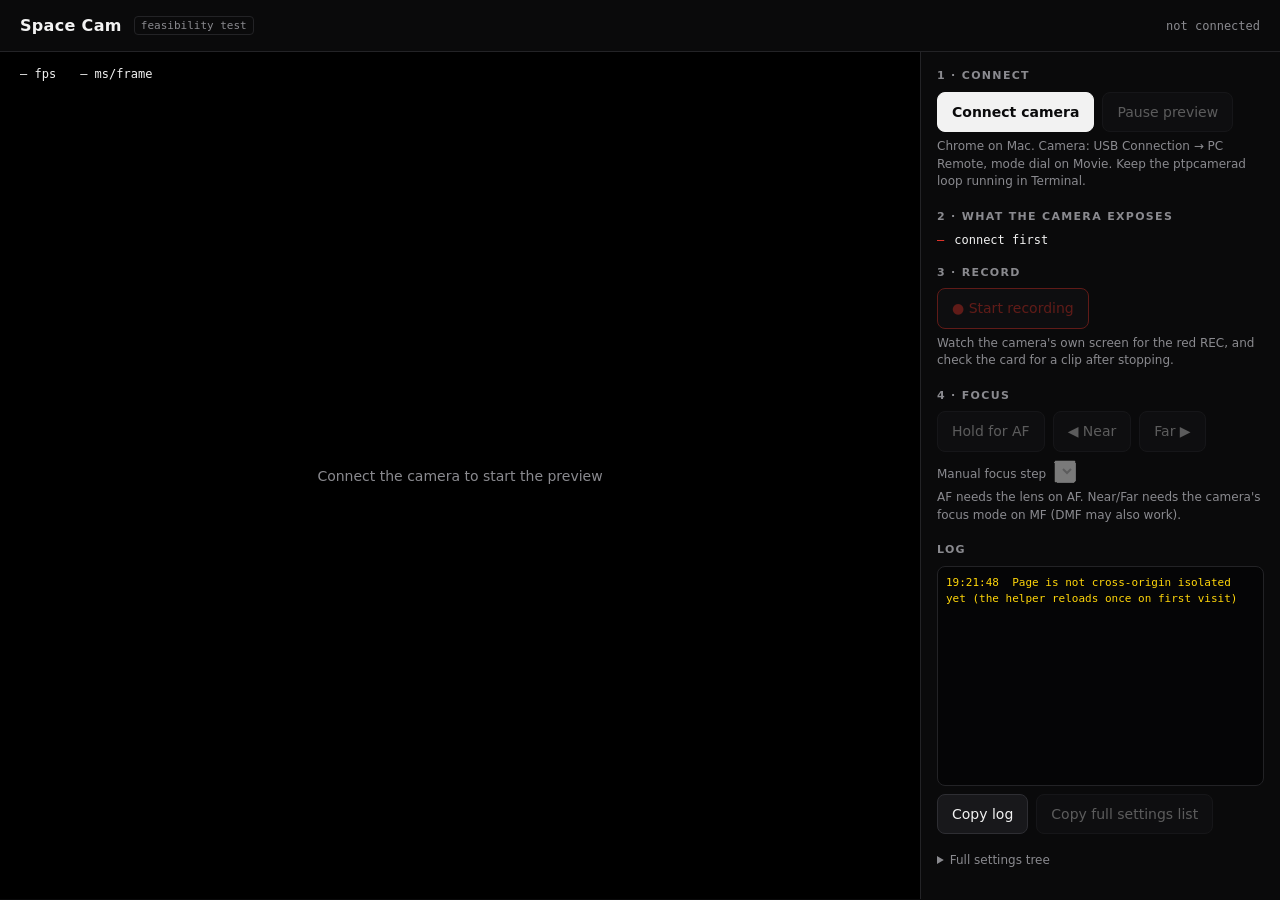
<file: test/index.html>
<!DOCTYPE html>
<html lang="en">
<head>
<meta charset="UTF-8">
<meta name="viewport" content="width=device-width, initial-scale=1">
<meta name="robots" content="noindex">
<title>Space Cam · test</title>
<!-- Turns on cross-origin isolation (needed by the gphoto2 engine) on a plain static host. Reloads the page once on first visit. -->
<script src="../coi-serviceworker.js"></script>
<style>
  :root { --bg:#0A0A0B; --fg:#f2f2f2; --dim:#8a8a8f; --line:#232326; --rec:#ff3b30; --ok:#30d158; --warn:#ffd60a; }
  * { box-sizing:border-box; }
  body { margin:0; background:var(--bg); color:var(--fg); font:14px/1.45 ui-sans-serif, system-ui, -apple-system, "Segoe UI", sans-serif; }
  header { display:flex; align-items:center; gap:12px; padding:14px 20px; border-bottom:1px solid var(--line); }
  header h1 { font-size:16px; margin:0; letter-spacing:.02em; }
  header .tag { font:11px ui-monospace, "JetBrains Mono", monospace; color:var(--dim); border:1px solid var(--line); padding:2px 6px; border-radius:4px; }
  #status { margin-left:auto; font:12px ui-monospace, monospace; color:var(--dim); }
  #status.ok { color:var(--ok); } #status.err { color:var(--rec); }
  main { display:grid; grid-template-columns: minmax(0,1fr) 360px; gap:0; height:calc(100vh - 53px); }
  .stage { position:relative; background:#000; display:flex; align-items:center; justify-content:center; overflow:hidden; }
  .stage img { max-width:100%; max-height:100%; display:block; }
  .stage .empty { color:var(--dim); }
  .hud { position:absolute; top:12px; left:12px; display:flex; gap:8px; font:12px ui-monospace, monospace; }
  .hud span { background:rgba(0,0,0,.6); padding:3px 8px; border-radius:4px; }
  #recBadge { display:none; background:var(--rec) !important; color:#fff; font-weight:700; }
  #recBadge.on { display:inline; }
  aside { border-left:1px solid var(--line); overflow:auto; padding:16px; display:flex; flex-direction:column; gap:18px; }
  h2 { font-size:11px; text-transform:uppercase; letter-spacing:.12em; color:var(--dim); margin:0 0 8px; }
  .row { display:flex; gap:8px; flex-wrap:wrap; }
  button { background:#18181b; color:var(--fg); border:1px solid #2e2e33; border-radius:8px; padding:9px 14px; font:inherit; cursor:pointer; }
  button:hover:not(:disabled) { border-color:#55555c; }
  button:disabled { opacity:.35; cursor:not-allowed; }
  button.primary { background:var(--fg); color:var(--bg); border-color:var(--fg); font-weight:600; }
  button.rec { border-color:var(--rec); color:var(--rec); }
  button.rec.on { background:var(--rec); color:#fff; }
  .note { color:var(--dim); font-size:12px; margin:6px 0 0; }
  .found { font:12px ui-monospace, monospace; display:grid; grid-template-columns:auto 1fr; gap:2px 10px; }
  .found .y { color:var(--ok); } .found .n { color:var(--rec); }
  #log { font:11px/1.5 ui-monospace, monospace; background:#050506; border:1px solid var(--line); border-radius:8px; padding:8px; height:220px; overflow:auto; white-space:pre-wrap; }
  #log .e { color:var(--rec); } #log .w { color:var(--warn); } #log .s { color:var(--ok); }
  details summary { cursor:pointer; color:var(--dim); font-size:12px; }
  #tree { font:11px/1.5 ui-monospace, monospace; white-space:pre; overflow:auto; max-height:300px; }
</style>
</head>
<body>
<header>
  <h1>Space Cam</h1><span class="tag">feasibility test</span>
  <span id="status">not connected</span>
</header>
<main>
  <div class="stage" id="stage">
    <div class="empty" id="empty">Connect the camera to start the preview</div>
    <img id="preview" alt="" hidden>
    <div class="hud"><span id="fps">— fps</span><span id="frameMs">— ms/frame</span><span id="recBadge">● REC</span></div>
  </div>
  <aside>
    <section>
      <h2>1 · Connect</h2>
      <div class="row">
        <button class="primary" id="btnConnect">Connect camera</button>
        <button id="btnPreview" disabled>Pause preview</button>
      </div>
      <p class="note">Chrome on Mac. Camera: USB Connection → PC Remote, mode dial on Movie. Keep the ptpcamerad loop running in Terminal.</p>
    </section>

    <section>
      <h2>2 · What the camera exposes</h2>
      <div class="found" id="found"><span class="n">—</span><span>connect first</span></div>
    </section>

    <section>
      <h2>3 · Record</h2>
      <div class="row">
        <button class="rec" id="btnRec" disabled>● Start recording</button>
      </div>
      <p class="note">Watch the camera's own screen for the red REC, and check the card for a clip after stopping.</p>
    </section>

    <section>
      <h2>4 · Focus</h2>
      <div class="row">
        <button id="btnAF" disabled>Hold for AF</button>
        <button id="btnNear" disabled>◀ Near</button>
        <button id="btnFar" disabled>Far ▶</button>
      </div>
      <div class="row" style="margin-top:8px">
        <label class="note" for="mfStep">Manual focus step</label>
        <select id="mfStep" disabled></select>
      </div>
      <p class="note">AF needs the lens on AF. Near/Far needs the camera's focus mode on MF (DMF may also work).</p>
    </section>

    <section>
      <h2>Log</h2>
      <div id="log"></div>
      <div class="row" style="margin-top:8px">
        <button id="btnCopyLog">Copy log</button>
        <button id="btnCopyTree" disabled>Copy full settings list</button>
      </div>
    </section>

    <details>
      <summary>Full settings tree</summary>
      <div id="tree"></div>
    </details>
  </aside>
</main>

<script type="module">
import { Camera } from '../lib/camera.js';

const $ = id => document.getElementById(id);
const logEl = $('log');
function log(msg, cls = '') {
  const t = new Date().toLocaleTimeString([], { hour12:false });
  const line = document.createElement('div');
  if (cls) line.className = cls;
  line.textContent = `${t}  ${msg}`;
  logEl.appendChild(line);
  logEl.scrollTop = logEl.scrollHeight;
}
function status(text, cls = '') { const s = $('status'); s.textContent = text; s.className = cls; }

if (!('usb' in navigator)) { status('WebUSB not available — use Chrome or Edge', 'err'); log('navigator.usb missing: this browser has no WebUSB', 'e'); }
if (!window.crossOriginIsolated) log('Page is not cross-origin isolated yet (the helper reloads once on first visit)', 'w');

let camera = null;
let leaves = [];       // flat list of { path, name, label, type, value, readonly, choices, min, max, step }
let treeText = '';
let previewOn = false;
let recording = false;

// ---- settings tree helpers ----
function walk(node, path = '') {
  const here = path ? `${path}/${node.name}` : node.name;
  if (node.type === 'window' || node.type === 'section') {
    for (const child of Object.values(node.children || {})) walk(child, here);
  } else {
    leaves.push({ path: here, ...node });
  }
}
function describe(l) {
  let v = '';
  if ('value' in l) v = ` = ${JSON.stringify(l.value)}`;
  if (l.type === 'range') v += `  [${l.min}..${l.max} step ${l.step}]`;
  if (l.choices) v += `  {${l.choices.slice(0, 12).join(' | ')}${l.choices.length > 12 ? ' …' : ''}}`;
  return `${l.path}  (${l.type}${l.readonly ? ', readonly' : ''})${v}  "${l.label}"`;
}
function find(names, labelRe) {
  for (const n of names) { const hit = leaves.find(l => l.name === n); if (hit) return hit; }
  return labelRe ? leaves.find(l => labelRe.test(l.label)) : null;
}

let W = {}; // the widgets we care about
async function readConfig() {
  const cfg = await camera.getConfig();
  leaves = [];
  walk(cfg);
  treeText = leaves.map(describe).join('\n');
  $('tree').textContent = treeText;
  $('btnCopyTree').disabled = false;

  W.movie  = find(['movie', 'moviecapture'], /movie\s*(capture|rec)/i);
  W.af     = find(['autofocus', 'autofocusdrive'], /^auto-?focus$/i);
  W.mf     = find(['manualfocus', 'manualfocusdrive'], /manual focus drive|^manual focus$/i);
  W.fmode  = find(['focusmode'], /^focus mode$/i);

  const ops = await camera.getSupportedOps();
  const rows = [
    ['Live preview', ops.capturePreview, ops.capturePreview ? 'supported' : 'not reported'],
    ['Record (movie)', !!W.movie, W.movie ? `${W.movie.path} (${W.movie.type})` : 'not found'],
    ['AF trigger', !!W.af, W.af ? `${W.af.path} (${W.af.type})` : 'not found'],
    ['Manual focus drive', !!W.mf, W.mf ? `${W.mf.path} (${W.mf.type})` : 'not found'],
    ['Focus mode', !!W.fmode, W.fmode ? `${W.fmode.value}${W.fmode.readonly ? ' (readonly)' : ''}` : 'not found'],
  ];
  $('found').innerHTML = rows.map(([k, ok, v]) => `<span class="${ok ? 'y' : 'n'}">${ok ? '✓' : '✗'} ${k}</span><span>${v}</span>`).join('');
  rows.forEach(([k, ok, v]) => log(`${ok ? 'FOUND' : 'MISSING'}  ${k}: ${v}`, ok ? 's' : 'e'));
  log(`supportedOps: ${JSON.stringify(ops)}`);
  log(`${leaves.length} settings in total (open "Full settings tree" or copy it)`);

  // wire controls to what exists
  $('btnRec').disabled = !W.movie;
  $('btnAF').disabled = !W.af;
  const mfOk = !!W.mf;
  $('btnNear').disabled = $('btnFar').disabled = $('mfStep').disabled = !mfOk;
  const sel = $('mfStep'); sel.innerHTML = '';
  if (W.mf && W.mf.type === 'range') {
    const max = Math.max(Math.abs(W.mf.min), Math.abs(W.mf.max)) || 1;
    for (let i = 1; i <= Math.min(max, 7); i++) sel.add(new Option(String(i), String(i)));
  } else if (W.mf && W.mf.choices) {
    W.mf.choices.forEach(c => sel.add(new Option(c, c)));
  }
}

async function set(widget, value, label) {
  const t0 = performance.now();
  try {
    await camera.setConfigValue(widget.name, value);
    log(`${label}: set ${widget.name} = ${JSON.stringify(value)} OK (${Math.round(performance.now() - t0)} ms)`, 's');
    return true;
  } catch (e) {
    log(`${label}: set ${widget.name} = ${JSON.stringify(value)} FAILED — ${e?.message || e}`, 'e');
    return false;
  }
}

// ---- connect ----
$('btnConnect').onclick = async () => {
  try {
    status('choose the camera…');
    await Camera.showPicker();
    camera = new Camera();
    status('connecting…');
    await camera.connect();
    status('connected', 'ok');
    log('Connected', 's');
    $('btnConnect').disabled = true;
    $('btnPreview').disabled = false;
    await readConfig();
    startPreview();
  } catch (e) {
    status('connect failed', 'err');
    log(`Connect failed — ${e?.message || e}`, 'e');
    if (/claim|busy|access/i.test(String(e?.message))) log('macOS may still be holding the camera: check the ptpcamerad loop, then unplug/replug', 'w');
    camera = null;
  }
};

// ---- preview loop ----
let frames = 0, lastFpsT = performance.now(), lastUrl = null, frameMsAvg = 0;
async function previewLoop() {
  while (previewOn && camera) {
    const t0 = performance.now();
    try {
      const blob = await camera.capturePreviewAsBlob();
      const url = URL.createObjectURL(blob);
      const img = $('preview');
      img.src = url; img.hidden = false; $('empty').hidden = true;
      if (lastUrl) URL.revokeObjectURL(lastUrl);
      lastUrl = url;
      if (!img.dataset.sized) { img.onload = () => { log(`Preview frame size: ${img.naturalWidth}×${img.naturalHeight}`); img.onload = null; }; img.dataset.sized = 1; }
      frames++;
      const dt = performance.now() - t0;
      frameMsAvg = frameMsAvg ? frameMsAvg * 0.9 + dt * 0.1 : dt;
    } catch (e) {
      log(`Preview frame failed — ${e?.message || e}`, 'e');
      await new Promise(r => setTimeout(r, 500));
    }
    const now = performance.now();
    if (now - lastFpsT > 1000) {
      $('fps').textContent = `${(frames * 1000 / (now - lastFpsT)).toFixed(1)} fps`;
      $('frameMs').textContent = `${Math.round(frameMsAvg)} ms/frame`;
      frames = 0; lastFpsT = now;
    }
  }
}
function startPreview() { if (previewOn) return; previewOn = true; $('btnPreview').textContent = 'Pause preview'; previewLoop(); }
function stopPreview() { previewOn = false; $('btnPreview').textContent = 'Resume preview'; }
$('btnPreview').onclick = () => previewOn ? stopPreview() : startPreview();

// ---- record ----
$('btnRec').onclick = async () => {
  const want = !recording;
  $('btnRec').disabled = true;
  const ok = await set(W.movie, want, want ? 'Record start' : 'Record stop');
  if (ok) {
    recording = want;
    $('btnRec').classList.toggle('on', recording);
    $('btnRec').textContent = recording ? '■ Stop recording' : '● Start recording';
    $('recBadge').classList.toggle('on', recording);
    if (recording) log('Is the preview still moving while recording? That is test 5.', 'w');
  }
  $('btnRec').disabled = false;
};

// ---- focus ----
const afBtn = $('btnAF');
async function afDown() { if (afBtn.disabled) return; afBtn.textContent = 'Focusing…'; await set(W.af, W.af.type === 'toggle' ? true : 1, 'AF press'); }
async function afUp()   { if (afBtn.disabled) return; afBtn.textContent = 'Hold for AF'; await set(W.af, W.af.type === 'toggle' ? false : 0, 'AF release'); }
afBtn.addEventListener('pointerdown', afDown);
afBtn.addEventListener('pointerup', afUp);
afBtn.addEventListener('pointerleave', e => { if (e.buttons) afUp(); });

async function mf(dir) {
  const w = W.mf;
  if (w.type === 'range') {
    const step = Number($('mfStep').value || 1) * dir;
    const v = Math.max(w.min, Math.min(w.max, step));
    await set(w, v, dir < 0 ? 'Focus near' : 'Focus far');
  } else {
    await set(w, $('mfStep').value, 'Focus drive');
  }
}
$('btnNear').onclick = () => mf(-1);
$('btnFar').onclick  = () => mf(1);

// ---- copy helpers ----
async function copy(text, what) {
  try { await navigator.clipboard.writeText(text); log(`${what} copied — paste it to Claude`, 's'); }
  catch { log(`Could not copy ${what}; select it manually`, 'e'); }
}
$('btnCopyLog').onclick = () => copy([...logEl.children].map(d => d.textContent).join('\n'), 'Log');
$('btnCopyTree').onclick = () => copy(treeText, 'Settings list');

window.addEventListener('beforeunload', () => { if (camera) camera.disconnect(); });
</script>
</body>
</html>
</file>
<file: studio.css>
/* Space Cam additions on top of the Space Prompter design (same tokens, same patterns). */
[hidden]{display:none!important}

/* Dual Monitor only: no device switchers. No QR pairing (needs the prompter relay). */
.device-picker,
#right-rail .sec:has(> .device-picker),
#left-rail .left-device,
#pair-btn, #pair-pill{display:none!important}

.sc-sec .sec-title .sc-state{font-family:var(--mono);font-size:10px;letter-spacing:.04em;text-transform:none;color:var(--fg-dim);display:inline-flex;align-items:center;gap:6px}
.sc-state::before{content:"";width:7px;height:7px;border-radius:50%;background:#4a4a50}
.sc-state.on{color:var(--fg)} .sc-state.on::before{background:#30D158}
.sc-state.rec{color:#fff} .sc-state.rec::before{background:var(--red);animation:scBlink 1s steps(2,start) infinite}
@keyframes scBlink{to{visibility:hidden}}

/* camera preview */
.sc-preview{position:relative;aspect-ratio:16/9;background:#000;border:1px solid var(--hair);border-radius:12px;overflow:hidden;margin-bottom:10px}
.sc-preview img{position:absolute;inset:0;width:100%;height:100%;object-fit:contain} /* the whole frame, never cropped; the box takes the frame's real ratio */
.sc-grid{position:absolute;inset:0;pointer-events:none}
.sc-grid i{position:absolute;background:rgba(255,255,255,.35)}
.sc-grid i:nth-child(1){left:33.333%;top:0;bottom:0;width:1px}
.sc-grid i:nth-child(2){left:66.666%;top:0;bottom:0;width:1px}
.sc-grid i:nth-child(3){top:33.333%;left:0;right:0;height:1px}
.sc-grid i:nth-child(4){top:66.666%;left:0;right:0;height:1px}
.sc-badge{position:absolute;top:7px;left:7px;display:inline-flex;align-items:center;gap:6px;background:var(--red);color:#fff;font:700 11px var(--mono);padding:3px 8px;border-radius:6px}
.sc-badge i{width:7px;height:7px;border-radius:50%;background:#fff;animation:scBlink 1s steps(2,start) infinite}
.sc-badge.warn{background:var(--red);animation:scWarnPulse 1s ease-in-out infinite} /* last minute before a limit: red, pulsing */
@keyframes scWarnPulse{50%{box-shadow:0 0 0 4px rgba(232,70,58,.35)}}
.sc-fps{position:absolute;top:7px;right:8px;font:600 10px var(--mono);color:rgba(255,255,255,.55)}
.sc-empty{position:absolute;inset:0;display:flex;flex-direction:column;align-items:center;justify-content:center;gap:8px;background:radial-gradient(ellipse at center,#141416 0%,#000 75%)}
.sc-empty .btn{flex:none;min-width:0;padding:10px 18px}
.sc-empty small{font-size:10.5px;color:var(--fg-dim)}
.sc-info{font:11px var(--mono);color:var(--fg-dim);margin:-2px 0 12px;display:flex;flex-wrap:wrap;gap:4px 6px}
.sc-info b{color:var(--fg);font-weight:600}
.sc-info i{font-style:normal;color:#4a4a50}
.sc-focus{margin-bottom:12px}
.tbtn kbd{margin-left:auto}
.tbtn.held{background:var(--fg);color:var(--accent-fg);border-color:var(--fg)}
.tbtn.held kbd{background:transparent;color:var(--accent-fg);border-color:rgba(0,0,0,.3)}
.tbtn:disabled{opacity:.4;cursor:not-allowed}
.tbtn[aria-pressed="true"]{background:rgba(255,255,255,.12);border-color:rgba(255,255,255,.4)}
.sc-wide{justify-content:center}
.sc-link{background:none;border:0;color:var(--fg-dim);font-size:12px;cursor:pointer;padding:0;text-decoration:underline;text-underline-offset:3px}
.sc-link:hover{color:var(--fg)}
.sc-problem{margin-top:12px;border:1px solid #4a3a12;background:#15120a;border-radius:10px;padding:12px;font-size:12px;line-height:1.5;color:#dcdcde}
.sc-problem b{color:var(--red)}
.sc-problem p{margin:6px 0}
.sc-problem ol{margin:6px 0 0;padding-left:18px}
.sc-problem li{margin:5px 0}
.sc-problem small{display:block;color:var(--fg-dim);margin-top:6px;word-break:break-all}
.sc-cmd{display:flex;align-items:center;gap:6px;background:#050506;border:1px solid var(--hair);border-radius:7px;padding:5px 5px 5px 8px;margin:5px 0}
.sc-cmd code{flex:1;font:10.5px var(--mono);overflow-x:auto;white-space:nowrap}
.sc-cmd button{background:var(--raised);border:1px solid var(--hair);border-radius:6px;font-size:11px;padding:3px 8px;cursor:pointer;color:var(--fg)}

/* audio */
.sc-select{width:100%;background:var(--raised);border:1px solid var(--hair);border-radius:10px;padding:9px 10px;color:var(--fg);font-size:13px;font-family:inherit;margin-bottom:10px}
.sc-meter{margin-bottom:14px}
.sc-meter-bar{position:relative;height:8px;border-radius:4px;background:#1c1c1e;overflow:hidden}
.sc-meter-bar i{position:absolute;left:0;top:0;bottom:0;width:0;background:linear-gradient(90deg,#F0F0EE 0%,#F0F0EE 85%,var(--red) 97%);background-size:var(--meter-w,256px) 100%;}
.sc-meter-bar b{position:absolute;top:0;bottom:0;width:2px;background:#fff;left:0}
.sc-meter-label{display:flex;justify-content:space-between;margin-top:5px;font:10.5px var(--mono);color:var(--fg-dim)}
.sc-clip{padding:0 5px;border-radius:3px;color:#4a4a50}
.sc-clip.on{background:var(--red);color:#fff}
.sc-folder{margin-bottom:10px}
.sc-folder-row{display:flex;justify-content:space-between;gap:10px;font-size:12px;color:var(--fg-dim);margin-bottom:8px}
.sc-folder-row b{color:var(--fg);font-weight:600;text-align:right;overflow:hidden;text-overflow:ellipsis;white-space:nowrap}

/* record button in the bottom bar */
.cap-side.sc-rec{width:150px;color:var(--fg);border-color:rgba(232,70,58,.55)}
.cap-side.sc-rec i{width:12px;height:12px;border-radius:50%;background:var(--red);flex:none;transition:border-radius .15s}
.cap-side.sc-rec.unarmed{opacity:.55}
.cap-side.sc-rec.on{background:var(--red);border-color:var(--red);color:#fff;font-family:var(--mono);box-shadow:0 0 22px rgba(232,70,58,.45)}
.cap-side.sc-rec.on i{background:#fff;border-radius:2px}
.cap-side.sc-rec.warn{background:var(--red);border-color:var(--red);animation:scWarnPulse 1s ease-in-out infinite}
.cap-side.sc-rec:hover{background:rgba(232,70,58,.14)}
.cap-side.sc-rec.on:hover{background:var(--red)}

/* takes (left rail): above Scripts, same row style as scripts */
/* script cards: name + "Today 14:20 · 312 words" (same rhythm as the take cards) */
.script-tab-main{display:flex;flex-direction:column;gap:3px;min-width:0;flex:1}
.script-tab-meta{font:400 11px/1.4 'Public Sans',system-ui,sans-serif;color:var(--fg-dim);white-space:nowrap;overflow:hidden;text-overflow:ellipsis}
/* hide / show the left panel */
.sc-rail-hide{position:absolute;top:16px;right:12px;z-index:3;width:28px;height:28px;padding:0;border-radius:8px;background:none;border:1px solid transparent;color:var(--fg-dim);cursor:pointer;display:flex;align-items:center;justify-content:center}
.sc-rail-hide:hover{color:var(--fg);border-color:var(--hair);background:rgba(255,255,255,.05)}
.sc-rail-hide svg,.sc-rail-show svg{width:18px;height:18px;fill:currentColor}
.sc-rail-show{display:none;position:fixed;left:14px;top:14px;z-index:30;gap:10px;padding:6px 8px 6px 6px;border-radius:12px;background:rgba(14,14,15,.85);border:1px solid var(--hair);color:var(--fg);cursor:pointer;align-items:center;-webkit-backdrop-filter:blur(6px);backdrop-filter:blur(6px)}
.sc-rail-show:hover{background:#1c1c1f;border-color:#44444a}
.sc-rs-logo{width:30px;height:30px;border-radius:8px;display:block}
.sc-rs-text{display:flex;flex-direction:column;align-items:flex-start;line-height:1.15}
.sc-rs-text b{font:400 14px 'SPLogo','Archivo',system-ui,sans-serif;letter-spacing:.03em;-webkit-text-stroke:.5px #0e0e0f;text-rendering:geometricPrecision} /* same logo font as the open panel */
.sc-rs-text small{font:500 10.5px var(--mono);color:var(--fg-dim)}
.sc-rail-show svg{color:var(--fg-dim)}
/* hidden: the panel sits off-screen; hovering the corner logo slides it in OVER the script (peek), click pins it */
body.sc-left-hidden #left-rail{transform:translateX(-104%);visibility:hidden;transition:transform .3s cubic-bezier(.2,.7,.2,1),visibility 0s linear .3s,box-shadow .3s;z-index:28}
body.sc-left-hidden.sc-left-peek #left-rail{transform:none;visibility:visible;transition:transform .3s cubic-bezier(.2,.7,.2,1),visibility 0s,box-shadow .3s;box-shadow:24px 0 60px rgba(0,0,0,.7)}
body.sc-left-peek .sc-rail-show{opacity:0;pointer-events:none}
/* the hover trigger: a thin strip along the left edge, only while the panel is hidden */
.sc-rail-edge{display:none;position:fixed;left:0;top:0;bottom:0;width:6px;z-index:29}
body.sc-left-hidden:not(.sc-left-peek):not(.stage-window) .sc-rail-edge{display:block}
.sc-rail-show{transition:opacity .25s ease}
body.sc-left-hidden:not(.stage-window) #stage{left:0!important}
body.sc-left-hidden:not(.stage-window) .sc-rail-show{display:flex}
body.stage-window .sc-rail-show,body.stage-window .sc-rail-hide{display:none!important}
/* localhost (testing): no Install app button; the live site keeps it */
body.sc-local #install-setup,body.sc-local #install-rail{display:none!important}
/* "+" next to Scripts: opens the blank New script popup */
#new-script-btn{display:inline-flex!important;align-items:center;justify-content:center;width:26px;height:26px;padding:0!important;border-radius:7px;background:none;border:1px solid transparent!important;color:var(--fg-dim);cursor:pointer;font-size:0}
#new-script-btn:hover{color:var(--fg);border-color:var(--hair)!important;background:rgba(255,255,255,.05)}
#new-script-btn svg{width:16px;height:16px;fill:currentColor}
.sc-takes{margin-top:0}
.sc-takes .scripts-head{margin-top:28px}
#scTakeList{display:flex;flex-direction:column;gap:8px}
.sc-mini-btn{font-family:'Archivo',system-ui,sans-serif;font-weight:600;font-size:12px;background:transparent;border:1px dashed var(--hair);border-radius:8px;color:var(--fg-dim);padding:5px 10px;cursor:pointer}
.sc-mini-btn:hover{color:var(--fg);border-color:var(--fg-dim)}
.sc-none{font-size:12px;color:var(--fg-dim);line-height:1.6}
.script-tab.sc-take{flex-direction:column;align-items:stretch;gap:0;padding:0;cursor:default}
.sc-take-head{display:flex;align-items:flex-start;justify-content:space-between;gap:8px;padding:10px 10px 10px 13px;cursor:pointer;border-radius:10px;outline:none}
.sc-take-head:focus-visible{box-shadow:0 0 0 2px rgba(255,255,255,.35)}
.script-tab.sc-take.open .sc-take-head{padding-bottom:6px}
.sc-tp{padding:2px 12px 12px 13px;display:flex;flex-direction:column;gap:8px;cursor:default}
.sc-tp-wave{width:100%;height:48px;display:block;cursor:pointer;border-radius:6px;background:rgba(0,0,0,.25)}
.sc-tp-row{display:flex;align-items:center;gap:10px}
.sc-tp-play{width:34px;height:34px;border-radius:50%;border:1px solid var(--accent);background:var(--accent);display:flex;align-items:center;justify-content:center;cursor:pointer;flex:none}
.sc-tp-play svg{width:16px;height:16px;fill:var(--accent-fg)}
.sc-tp-time{font:11.5px var(--mono);color:var(--fg);flex:1}
.sc-tp-dl{display:flex;align-items:center;justify-content:center;width:28px;height:28px;border-radius:7px;color:var(--fg-dim)}
.sc-tp-dl:hover{background:rgba(255,255,255,.08);color:var(--fg)}
.sc-tp-dl svg{width:16px;height:16px;fill:currentColor}
.sc-tp-file{font:10.5px var(--mono);color:var(--fg-dim);white-space:nowrap;overflow:hidden;text-overflow:ellipsis}
.sc-tp-loading,.sc-tp-msg{font-size:12px;color:var(--fg-dim);padding:6px 0}
.sc-tp-msg{color:var(--red)}
.sc-strip-wrap .sec-title .sc-mini-btn{letter-spacing:0;text-transform:none}
.sc-take-main{display:flex;flex-direction:column;gap:3px;min-width:0;flex:1}
.sc-take-sub{font-family:'Public Sans',system-ui,sans-serif;font-weight:400;font-size:11px;line-height:1.45;color:var(--fg-dim)}
.sc-take-sub em{font-style:normal;color:var(--fg)}
.sc-take-sub em.alarm{color:var(--red)}
.script-tab.sc-take.unsaved{border-color:#4a3a12}
.script-tab.sc-take .script-tab-actions{padding-top:1px}
#left-rail .scripts-head:not(.sc-takes .scripts-head){margin-top:30px}

/* popups: play / rename / delete take, edit script text */
/* Same look as an opened take card: raised surface, light border, soft glow. The page behind dims and blurs,
   so the popup clearly sits on top instead of blending into the script. */
.sc-modal{position:fixed;inset:0;z-index:60;background:rgba(0,0,0,.78);-webkit-backdrop-filter:blur(8px);backdrop-filter:blur(8px);display:flex;align-items:center;justify-content:center;padding:24px;animation:scModalIn .14s ease-out}
.sc-modal-card{width:min(440px,100%);background:#1B1B1D;border:1px solid rgba(255,255,255,.18);border-radius:16px;padding:22px;box-shadow:0 0 0 1px rgba(0,0,0,.6),0 0 24px rgba(255,255,255,.05),0 30px 90px rgba(0,0,0,.75);display:flex;flex-direction:column;gap:14px;animation:scCardIn .16s ease-out}
/* Takes popup: list on the left, preview on the right */
.sc-modal-card.sc-modal-takes{width:min(920px,100%);height:auto;max-height:calc(100vh - 48px)} /* grows to fit the take, no inner scrolling */
.sc-tb{flex:1;min-height:0;display:grid;grid-template-columns:150px minmax(0,1fr);gap:14px} /* narrow list on the left */
.sc-tb-list{height:0;min-height:100%;overflow:auto;display:flex;flex-direction:column;gap:6px;padding-right:4px;overscroll-behavior:contain;scrollbar-width:thin} /* as tall as the right side; scrolls on its own */
.sc-tb-item{flex-direction:row!important;align-items:center;gap:8px!important;padding:8px 9px!important}
.sc-tb-txt{display:flex;flex-direction:column;gap:3px;min-width:0;flex:1}
/* script popup: list (name + date · words) on the left, name + text on the right */
.sc-se-list .sc-tb-item{flex-direction:column!important;align-items:flex-start!important;gap:3px!important}
.sc-se-list .sc-tb-name{max-width:100%}
.sc-se-list .sc-se-new{border-style:dashed;color:var(--fg-dim)}
.sc-se-list .sc-se-new.on{border-style:solid}
.sc-se-pane .sc-modal-text{min-height:200px}
.sc-take-thumb.sc-tb-thumb{width:38px;height:24px;border-radius:5px}
.sc-tb-item,.sc-tb-file{display:flex;flex-direction:column;gap:3px;text-align:left;background:#0E0E0F;border:1px solid var(--hair);border-radius:10px;padding:10px 12px;color:var(--fg-dim);font:inherit}
.sc-tb-item{cursor:pointer}
.sc-tb-item:hover{border-color:#44444a;color:var(--fg)}
.sc-tb-item.on{color:var(--fg);border-color:rgba(255,255,255,.45);background:rgba(255,255,255,.07)}
.sc-tb-file{opacity:.65}
.sc-tb-name{font:600 13px 'Archivo',system-ui,sans-serif;overflow:hidden;text-overflow:ellipsis;white-space:nowrap}
.sc-tb-meta{font-size:11.5px}
.sc-tb-sep{margin:10px 2px 2px;font:600 10.5px var(--mono);letter-spacing:.08em;text-transform:uppercase;color:var(--fg-dim)}
.sc-tb-pane{min-height:0;overflow:hidden;display:flex;flex-direction:column;gap:12px} /* never scrolls; the video is capped instead */
.sc-tb-head{display:flex;justify-content:space-between;align-items:flex-start;gap:10px}
.sc-tb-title{font:700 16px 'Archivo',system-ui,sans-serif}
.sc-tb-head .sc-take-ren svg{width:15px;height:15px;fill:currentColor;display:block}
.sc-tb-pane .sc-modal-row{margin-top:auto}
@media (max-width:760px){.sc-tb{grid-template-columns:1fr}.sc-tb-list{max-height:30vh}}
/* take popup: video (if any), audio player, Download take at the bottom */
.sc-modal-card.sc-modal-take{width:min(720px,100%);max-height:calc(100vh - 48px);overflow:auto}
.sc-take-mtools{display:flex;align-items:center;gap:2px}
.sc-take-mtools .sc-take-ren svg{width:15px;height:15px;fill:currentColor;display:block}
.sc-take-video video{display:block;width:100%;max-height:min(46vh,420px);object-fit:contain;background:#000;border-radius:12px;border:1px solid var(--hair)}
.sc-take-vnote{padding:14px 16px;border:1px dashed var(--hair);border-radius:12px;font-size:12.5px;color:var(--fg-dim);background:#0E0E0F}
.sc-take-audio{background:#0E0E0F;border:1px solid var(--hair);border-radius:12px;padding:12px}
.sc-take-dl,.sc-take-open,.sc-take-save{display:inline-flex;align-items:center;gap:8px}
.sc-take-dl svg,.sc-take-open svg,.sc-take-save svg{width:16px;height:16px;fill:currentColor;flex:none}
/* take popup: delete is confirmed inside the bottom row (no second popup) */
.sc-modal-row.sc-del-confirm{gap:10px;padding:10px 12px;margin:0;border-radius:12px;background:rgba(255,107,97,.07);border:1px solid rgba(255,107,97,.3);animation:scCardIn .14s ease-out}
.sc-del-msg{margin:0 auto 0 0;font-size:12.5px;line-height:1.45;color:#E6E6E4}
/* take popup: red trash icon, always the bottom-right corner (Save appears to its left, so it never moves) */
.sc-take-del{flex:none;display:inline-flex;align-items:center;justify-content:center;width:38px;height:38px;padding:0;border-radius:10px;background:none;border:1px solid rgba(255,107,97,.35);color:#FF6B61;cursor:pointer}
.sc-take-del:hover{background:rgba(255,107,97,.12);border-color:rgba(255,107,97,.6)}
.sc-take-del svg{width:17px;height:17px;fill:currentColor}
.btn.danger-text{color:#FF6B61}
.btn.danger-text:hover{border-color:rgba(255,107,97,.5)}
.sc-take-sd{display:flex;align-items:center;gap:10px}
.sc-take-sd svg{width:20px;height:20px;fill:currentColor;flex:none}
.sc-modal-row .sc-modal-hint{margin:0 auto 0 4px}
@keyframes scModalIn{from{opacity:0}to{opacity:1}}
@keyframes scCardIn{from{opacity:0;transform:translateY(6px) scale(.985)}to{opacity:1;transform:none}}
.sc-modal-card.sc-modal-wide{width:min(860px,100%);height:min(80vh,760px)}
.sc-modal-head{display:flex;justify-content:space-between;align-items:flex-start;gap:12px}
.sc-modal-title{font-family:'Archivo',system-ui,sans-serif;font-weight:700;font-size:17px}
.sc-modal-name{font-size:12.5px;color:var(--fg-dim);margin-top:4px}
.sc-modal-x{background:none;border:0;color:var(--fg-dim);font-size:16px;cursor:pointer;padding:4px 6px;border-radius:8px}
.sc-modal-x:hover{color:var(--fg);background:rgba(255,255,255,.08)}
.sc-modal-text{flex:1;min-height:0;resize:none;background:#0E0E0F;border:1px solid var(--hair);border-radius:12px;padding:16px 18px;color:var(--fg);font:15px/1.6 'Public Sans',system-ui,sans-serif;outline:none}
.sc-modal-text:focus{border-color:rgba(255,255,255,.4)}
.sc-modal-input{background:#0E0E0F;border:1px solid var(--hair);border-radius:10px;padding:11px 12px;color:var(--fg);font:14px 'Public Sans',system-ui,sans-serif;outline:none}
.sc-modal-input:focus{border-color:rgba(255,255,255,.4)}
.sc-modal-hint{font-size:12px;color:var(--fg-dim);margin-right:auto}
.sc-modal-p{margin:0;font-size:13.5px;line-height:1.55;color:#cfcfd2}
.sc-new-h{font:600 11px var(--mono);letter-spacing:.12em;text-transform:uppercase;color:var(--fg-dim);margin:4px 0 6px}
.sc-new-list{margin:0 0 14px;padding-left:18px;font-size:13.5px;line-height:1.55;color:#cfcfd2}
.sc-new-list li+li{margin-top:5px}
.sc-modal-meta{display:flex;flex-direction:column;gap:4px;font-size:12px;color:var(--fg-dim)}
.sc-modal-meta code{font:11.5px var(--mono);color:var(--fg);word-break:break-all}
.sc-modal audio{width:100%}
.sc-modal-row{display:flex;align-items:center;justify-content:flex-end;gap:10px}
.sc-modal-row .btn{padding:10px 18px}
.sc-modal-row .btn.primary{flex:none;min-width:0;box-shadow:none}
.sc-modal-row .btn.primary.danger{background:var(--red);border-color:var(--red);color:#fff}

/* toast */
.sc-toast{position:fixed;left:50%;bottom:110px;transform:translateX(-50%);z-index:50;max-width:min(640px,80vw);background:rgba(20,20,22,.96);border:1px solid var(--hair);border-radius:12px;padding:10px 16px;font-size:13px;color:var(--fg);box-shadow:0 10px 40px rgba(0,0,0,.5)}
.sc-toast.error{border-color:var(--red)} .sc-toast.ok{border-color:#30D158}

/* big floating preview (Document Picture-in-Picture window) */
body.sc-big{margin:0;height:100vh;display:flex;flex-direction:column;background:#000;color:#F0F0EE;font:13px 'Public Sans',system-ui,sans-serif;--red:#E8463A;--mono:ui-monospace,Menlo,monospace}
.sc-big-stage{position:relative;flex:1;min-height:0;container-type:size}
/* 16:9 box, the framing the video records (A7 III live view is 3:2, so top and bottom are cropped) */
.sc-big-stage>img,.sc-big-stage>.sc-grid{position:absolute;inset:0;margin:auto;width:min(100cqw,calc(100cqh*16/9));height:auto;aspect-ratio:16/9}
.sc-big-stage>img{object-fit:cover}
.sc-big-bar{display:flex;gap:6px;padding:8px;background:#0E0E0F;border-top:1px solid #2A2A2C}
.sc-big-bar button{flex:1;background:#1A1A1B;border:1px solid #2A2A2C;border-radius:9px;color:#F0F0EE;padding:9px 6px;font:600 13px 'Archivo',system-ui,sans-serif;cursor:pointer;display:flex;align-items:center;justify-content:center;gap:8px}
.sc-big-bar button.held{background:#F0F0EE;color:#070707}
.sc-big-bar button.rec{border-color:rgba(232,70,58,.6)}
.sc-big-bar button.rec i{width:11px;height:11px;border-radius:50%;background:#E8463A}
.sc-big-bar button.rec.on{background:#E8463A;color:#fff;font-family:ui-monospace,Menlo,monospace}
.sc-big-bar button.rec.on i{background:#fff;border-radius:2px}
.sc-big-bar button:disabled{opacity:.4}

/* "Before you shoot" strip on the first (paste) screen */
.sc-strip-wrap{margin:0 0 26px}
.sc-strip{display:grid;grid-template-columns:1fr 1fr .82fr;gap:10px;align-items:stretch}
.sc-stack{display:flex;flex-direction:column;gap:10px;min-width:0}
.sc-stack .sc-card{flex:1}
.sc-card{border:1px solid var(--hair);border-radius:12px;background:var(--surface);padding:14px;display:flex;flex-direction:column;gap:4px;min-width:0}
.sc-card-top{display:flex;justify-content:space-between;align-items:center;gap:8px}
.sc-card-title{font-family:'Archivo',system-ui,sans-serif;font-weight:700;font-size:14px}
.sc-card .sc-state{font-family:var(--mono);font-size:10.5px;color:var(--fg-dim);display:inline-flex;align-items:center;gap:6px}
.sc-card-sub{font-size:12px;color:var(--fg-dim);white-space:nowrap;overflow:hidden;text-overflow:ellipsis;min-height:18px}
#scProblem2{margin-top:10px}

/* first page: shoot name; no device/pedal row (Bluetooth comes back later somewhere else) */
#setup .setup-device{display:none!important}
.sc-shoot-wrap{margin:0 0 22px}
.sc-shoot-input{width:100%;background:var(--raised);border:1px solid var(--hair);border-radius:12px;padding:14px 16px;color:var(--fg);font:700 20px 'Archivo',system-ui,sans-serif;outline:none}
.sc-shoot-input:focus{border-color:rgba(255,255,255,.45)}
.sc-shoot-input::placeholder{color:#55555c;font-weight:600}
.sc-shoot-hint{font-size:12px;color:var(--fg-dim);margin-top:8px}
/* Takes header carries the current take name */
.sc-takes-title{display:flex;align-items:center;justify-content:flex-start;gap:6px;min-width:0;flex:1}
.sc-cur{display:inline-flex;align-items:center;gap:6px;min-width:0;cursor:pointer;color:var(--fg);letter-spacing:.02em;text-transform:none;font-weight:700;font-size:12.5px}
.sc-cur i{font-style:normal;color:var(--fg-dim)}
.sc-cur span{overflow:hidden;text-overflow:ellipsis;white-space:nowrap;max-width:150px}
.sc-cur svg{width:13px;height:13px;fill:var(--fg-dim);flex:none}
.sc-cur:hover svg{fill:var(--fg)}
.sc-shoot-rail.empty,.sc-cur.empty span{color:var(--fg-dim);font-weight:600}
.sc-takes .scripts-head{gap:8px}
.sc-head-btns{display:flex;gap:6px}

.sc-help{margin-top:12px;border:1px solid var(--hair);border-radius:10px;padding:10px 12px;font-size:12px;line-height:1.5;color:#dcdcde;background:#0d0d0f}
.sc-help summary{cursor:pointer;font-weight:600;color:var(--fg);list-style:none;display:flex;align-items:center;gap:6px}
.sc-help summary::-webkit-details-marker{display:none}
.sc-help summary::before{content:'▸';color:var(--fg-dim);transition:transform .15s}
.sc-help[open] summary::before{transform:rotate(90deg)}
.sc-help ol{margin:8px 0 0;padding-left:18px}
.sc-help li{margin:6px 0}
.sc-help small{display:block;color:var(--fg-dim);margin-top:4px}
.sc-help small code{font:10.5px var(--mono)}
.sc-help .sc-agent{margin:2px 0 4px}

/* card status: green dot + green text when ready */
.sc-status{font-family:var(--mono);font-size:11px;letter-spacing:.02em;color:var(--fg-dim);display:inline-flex;align-items:center;gap:6px;white-space:nowrap}
.sc-status::before{content:"";width:8px;height:8px;border-radius:50%;background:#4a4a50}
.sc-status.on{color:#30D158;font-weight:600}.sc-status.on::before{background:#30D158;box-shadow:0 0 0 3px rgba(48,209,88,.18)}
.sc-status.wait{color:var(--fg)}.sc-status.wait::before{background:var(--fg)}
.sc-status.rec{color:#fff}.sc-status.rec::before{background:var(--red);animation:scBlink 1s steps(2,start) infinite}
/* camera feed / audio wave: same 16:9 box so both cards line up */
.sc-media{position:relative;width:100%;aspect-ratio:16/9;border-radius:8px;background:#000;overflow:hidden;margin-top:8px;display:grid;place-items:center}
.sc-media>span{font-size:12px;color:var(--fg-dim)}
.sc-media img{position:absolute;inset:0;width:100%;height:100%;object-fit:cover;display:none}
.sc-media.live img{display:block}.sc-media.live>span{display:none}
/* card buttons: Connect stands out, Disconnect stays quiet; always on the bottom row */
.sc-cbtn{margin-top:auto;width:100%;height:38px;border-radius:9px;border:1px solid var(--hair);background:transparent;color:var(--fg-dim);font:600 13px 'Public Sans',system-ui,sans-serif;cursor:pointer;transition:background .15s,color .15s}
.sc-card>.sc-media+.sc-cbtn,.sc-card>.sc-card-sub+.sc-cbtn{margin-top:auto}
.sc-card-big .sc-cbtn{margin-top:12px}
.sc-cbtn:hover:not(:disabled){color:var(--fg);background:rgba(255,255,255,.05)}
.sc-cbtn.primary{background:#F0F0EE;border-color:#F0F0EE;color:#0a0a0b}
.sc-cbtn.primary:hover:not(:disabled){background:#fff;color:#0a0a0b}
.sc-cbtn:disabled{opacity:.5;cursor:default}
.sc-stack .sc-cbtn{margin-top:auto}
.sc-stack .sc-card-sub{margin-bottom:10px}

/* fat level meter in the mic card (same box height as the camera feed) */
.sc-media-meter{background:#050506;place-items:stretch;padding:0 16px}
.sc-bigmeter{align-self:center;display:flex;flex-direction:column;gap:8px}
.sc-bigmeter-bar{position:relative;height:30px;border-radius:7px;background:#17171a;overflow:hidden}
.sc-bigmeter-bar i{position:absolute;inset:0;background:linear-gradient(90deg,#F0F0EE 0 88%,#E8463A 88%);clip-path:inset(0 100% 0 0);transition:clip-path 60ms linear}
.sc-bigmeter-bar b{position:absolute;top:0;bottom:0;width:2px;margin-left:-1px;background:#fff;left:0}
.sc-bigmeter-scale{position:relative;height:12px;font:10px var(--mono);color:var(--fg-dim)}
.sc-bigmeter-scale span{position:absolute;transform:translateX(-50%);white-space:nowrap}
.sc-bigmeter-scale span:nth-child(1){left:0;transform:none}
.sc-bigmeter-scale span:nth-child(2){left:52%}
.sc-bigmeter-scale span:nth-child(3){left:76%}
.sc-bigmeter-scale span:nth-child(4){left:88%}
.sc-bigmeter-scale span:nth-child(5){right:0;left:auto;transform:none}
.sc-bigmeter-read{font:600 12px var(--mono);color:var(--fg-dim);text-align:center}

/* ---- v1 layout: Camera | Mic, paste box + pedal, Go to Spotlight section ---- */
.sc-strip.sc-strip-2{grid-template-columns:1fr 1fr}
.sc-compose{display:grid;grid-template-columns:minmax(0,1fr) 230px;gap:12px;align-items:start}
.sc-compose-main{display:flex;flex-direction:column;min-width:0}
.sc-compose-main #script-input{width:100%}
.sc-card-pedal{gap:4px}
.sc-card-pedal .sc-cbtn{margin-top:12px}
.sc-wrap{white-space:normal}
.sc-go{display:flex;align-items:center;justify-content:space-between;gap:20px;margin:26px 0 8px;padding:18px 20px;border:1px solid var(--hair);border-radius:14px;background:var(--surface)}
.sc-go-text{display:flex;flex-direction:column;gap:4px;min-width:0}
.sc-go-text b{font-family:'Archivo',system-ui,sans-serif;font-size:16px}
.sc-go-text span{font-size:12.5px;color:var(--fg-dim)}
.sc-go .btn{flex:none}
.sc-go #start-btn{padding-left:26px;padding-right:26px}
@media (max-width:900px){.sc-compose{grid-template-columns:1fr}.sc-go{flex-direction:column;align-items:stretch}}

/* ---- left rail: calm take cards; the list scrolls so Scripts stay on screen ---- */
#scTakeList{max-height:38vh;overflow-y:auto;overscroll-behavior:contain;padding-right:2px;scrollbar-width:thin}
.sc-takes-hint{font-size:11.5px;color:var(--fg-dim);margin:-6px 0 10px}
.sc-take-head{align-items:center;padding:9px 8px 9px 12px}
.sc-take-title{display:flex;align-items:center;gap:4px;min-width:0}
.sc-take .script-tab-name{white-space:nowrap;overflow:hidden;text-overflow:ellipsis;font-size:13px}
.sc-take-sub{font:400 11px/1.4 'Public Sans',system-ui,sans-serif;color:var(--fg-dim);white-space:nowrap;overflow:hidden;text-overflow:ellipsis} /* same as script cards: one line */
.sc-take .script-tab-actions{opacity:.55;transition:opacity .15s}
.sc-take:hover .script-tab-actions,.sc-take.open .script-tab-actions{opacity:1}
.sc-take-rename{flex:none;width:22px;height:22px}
.sc-take-rename svg{width:12px;height:12px}

/* ---- "Saving to" line, bottom left ---- */
.sc-savein{display:flex;align-items:center;gap:6px;font-size:11.5px;color:var(--fg-dim);margin:14px 0 8px;min-width:0}
.sc-savein b{color:var(--fg);font-weight:600;overflow:hidden;text-overflow:ellipsis;white-space:nowrap;min-width:0}
.sc-savein button{background:none;border:0;padding:2px 4px;color:var(--fg-dim);font:inherit;cursor:pointer;text-decoration:underline;text-underline-offset:2px;flex:none}
.sc-savein button:hover{color:var(--fg)}
#scFolderReset{text-decoration:none;font-size:14px;line-height:1}
.sc-tp-dl{display:none}

/* ---- first page: Camera | Mic | Script with notes under each; options in a right sidebar ---- */
.sc-gone{display:none!important}
body:not(.stage-window) .setup-inner{width:min(1180px,100%)}
.sc-strip.sc-strip-3{grid-template-columns:repeat(3,minmax(0,1fr));row-gap:12px;align-items:stretch}
.sc-strip-3>.sc-card .sc-cbtn{margin-top:auto}
.sc-strip-3>.sc-card .sc-media,.sc-script-slot{margin-bottom:12px}
.sc-script-slot{position:relative;aspect-ratio:16/9;margin-top:8px}
.sc-script-slot #script-input{position:absolute;inset:0;width:100%;height:100%;min-height:0;font-size:13px;line-height:1.55;padding:12px 14px;border-radius:8px;background:#050506}
.sc-card-tools{display:flex;align-items:center}
.sc-card-top{min-height:20px}
.sc-card-tools{height:20px;overflow:visible}
.sc-card-tools #demo-btn{height:24px;padding:0 9px;font-size:11px;gap:5px;margin:-2px 0}
.sc-card-tools #demo-btn svg{width:10px;height:10px}
.sc-note{font-size:12px;color:var(--fg-dim);min-width:0}
.sc-note p{margin:0;line-height:1.55}
.sc-note .sc-help,.sc-note .sc-problem{margin-top:0}
.sc-note .sc-problem+.sc-help{margin-top:10px}
.sc-note #screen-note{margin:10px 0 0;font-size:12px}
.sc-note kbd{font-size:10px}
/* setup-only right sidebar, same look as the control page rail */
.sc-setup-rail{right:0;border-left:1px solid var(--hair);gap:4px}
body.prompting .sc-setup-rail,body.stage-window .sc-setup-rail,body.touch .sc-setup-rail{display:none}
body:not(.prompting):not(.stage-window):not(.touch) #setup{right:var(--rail)}
.sc-setup-rail .sec{margin-bottom:22px}
.sc-setup-rail .sec-title{display:flex;justify-content:space-between;align-items:center}
.sc-setup-rail .sec-title .sc-status{letter-spacing:0;text-transform:none}
.sc-rail-row{display:flex;align-items:center;gap:8px;font-size:12.5px;color:var(--fg-dim);margin:2px 0 10px;min-width:0}
.sc-rail-row b{color:var(--fg);font-weight:600;overflow:hidden;text-overflow:ellipsis;white-space:nowrap}
.sc-rail-ico{display:flex;flex:none}
.sc-rail-ico svg{width:16px;height:16px;fill:var(--fg-dim)}
.sc-setup-rail .caption{margin-top:8px}
@media (max-width:1100px){.sc-strip.sc-strip-3{grid-template-columns:1fr 1fr}}
/* Camera | Script in the middle; the mic lives in the setup sidebar */
.sc-strip.sc-strip-cs{grid-template-columns:repeat(2,minmax(0,1fr));row-gap:12px;align-items:stretch}
.sc-strip-cs>.sc-card .sc-cbtn{margin-top:auto}
.sc-strip-cs>.sc-card .sc-media,.sc-strip-cs .sc-script-slot{margin-bottom:12px}
.sc-rail-meter{aspect-ratio:auto;padding:12px 12px 10px;margin:0 0 10px}
.sc-rail-meter .sc-bigmeter-bar{height:18px;border-radius:5px}
.sc-rail-meter .sc-bigmeter{gap:6px}
#scCardMic .caption{margin-top:8px}
/* Spotlight is the only page: no paste screen to go back to */
#back-btn,#setup{display:none !important}
#right-rail .sc-rail-row{margin-top:6px}
.sc-noscript{color:var(--fg-dim);font-size:.45em}
.sc-noscript kbd{font-size:.8em}
/* live camera feed fills the center panel behind the script (control window only) */
.sc-center-cam{position:absolute;inset:0;overflow:hidden;background:#000;pointer-events:none}
.sc-center-cam[hidden]{display:none}
.sc-center-cam img{position:absolute;inset:0;width:100%;height:100%;object-fit:cover;opacity:var(--sc-cam-op,1)}
.sc-center-cam img:not([src]){display:none}
/* script sits in a dark see-through card over the feed (inset matches the text's 28px side padding) */
/* edge to edge, soft tint: light in the middle so the artist sees their face, darker toward top and bottom */
/* --sc-tint is set live from the picture's brightness (auto contrast in studio.js) */
.sc-center-cam::after{content:"";position:absolute;inset:0;transition:background .4s linear;background:linear-gradient(180deg,rgba(0,0,0,calc(var(--sc-tint,.35) + .25)) 0%,rgba(0,0,0,var(--sc-tint,.35)) 22%,rgba(0,0,0,var(--sc-tint,.35)) 70%,rgba(0,0,0,calc(var(--sc-tint,.35) + .35)) 100%)}
body:not([data-cv="bg"]) .sc-cv-bgonly{display:none}
.sc-cv-bgonly .caption{margin-top:6px}
/* center of the frame, for the artist to line up on. The feed is cropped evenly, so the center stays true */
.sc-center-mark{position:absolute;left:50%;top:50%;width:44px;height:44px;margin:-22px 0 0 -22px;z-index:1}
.sc-center-mark::before,.sc-center-mark::after{content:"";position:absolute;background:rgba(255,255,255,.55);box-shadow:0 0 4px rgba(0,0,0,.6)}
.sc-center-mark::before{left:50%;top:0;bottom:0;width:1px}
.sc-center-mark::after{top:50%;left:0;right:0;height:1px}
body[data-cv="corner"] .sc-center-mark{display:none}
.sc-center-cam .sc-grid{display:none} /* the feed is cropped to fill, so thirds would lie; the rail preview keeps the grid */
.sc-center-cam .sc-badge{top:16px;right:16px;left:auto;z-index:1}
body.edit-mode .sc-center-cam::after{background:rgba(0,0,0,.7)}
body[data-cv="bg"].sc-cam-bg #script-text{text-shadow:0 1px 2px rgba(0,0,0,.9),0 2px 16px rgba(0,0,0,.8)}
/* live audio waveform: right rail (Audio) and top left of the center panel */
.sc-wave{position:relative;height:84px;margin:0 0 10px;background:#000;border:1px solid var(--hair);border-radius:10px;overflow:hidden}
.sc-wave[hidden]{display:none}
.sc-wave canvas{position:absolute;left:8px;right:8px;top:18px;bottom:6px;width:calc(100% - 16px);height:calc(100% - 24px)}
.sc-wave-tag{position:absolute;top:4px;left:8px;display:flex;align-items:center;gap:6px;font:600 10px var(--mono);letter-spacing:.04em;text-transform:uppercase;color:var(--fg-dim)}
.sc-wave-tag i{width:7px;height:7px;border-radius:50%;background:var(--fg-dim)}
.sc-wave.rec .sc-wave-tag{color:#fff}
.sc-wave.rec .sc-wave-tag i{background:var(--red);animation:scBlink 1s steps(2,start) infinite}
.sc-wave.rec{border-color:rgba(229,72,77,.6)}
/* center: seamless full-width strip just above the "% read" line, no box; edges fade out */
.sc-wave-center{position:absolute;top:auto;bottom:98px;left:8px;right:8px;z-index:6;width:auto;height:40px;margin:0;background:none;border:0;border-radius:0;pointer-events:none}
.sc-wave-center.rec{border:0}
.sc-wave-center canvas{left:20px;right:20px;top:0;bottom:0;width:calc(100% - 40px);height:100%;border-radius:0;-webkit-mask-image:linear-gradient(90deg,transparent,#000 6%,#000 94%,transparent);mask-image:linear-gradient(90deg,transparent,#000 6%,#000 94%,transparent)}
/* labels in the bottom-left corner, left of Edit script (bottom bar spans 28–102px from the bottom) */
.sc-wave-center .sc-wave-tag{top:auto;bottom:-34px;left:20px;text-shadow:0 1px 3px #000}
.sc-wave-center .sc-wave-noise{top:auto;bottom:-47px;left:20px;right:auto;line-height:1}
.sc-wave-center .sc-wave-tag{line-height:1}
body.edit-mode .sc-wave-center{opacity:.4}
/* room-noise level sits just under the box */
.sc-wave{overflow:visible;margin-bottom:28px}
.sc-wave canvas{border-radius:6px}
.sc-wave-noise{position:absolute;bottom:-17px;left:2px;font:600 10px var(--mono);color:var(--fg-dim);text-shadow:0 1px 3px #000;white-space:nowrap}
.sc-wave-noise.noisy{color:var(--red)}
/* "Camera on Stage": the camera behind the script on the prompter glass. Its geometry (mirror/flip/rotation)
   is copied from #scroller by studio.js, so it always flips with the text. */
.sc-stage-cam{position:absolute;inset:0;overflow:hidden;pointer-events:none;background:#000}
.sc-stage-cam[hidden]{display:none}
.sc-stage-cam img,.sc-stage-cam video{position:absolute;inset:0;width:100%;height:100%;object-fit:cover;opacity:var(--sc-cam-op,.2)}
.sc-stage-cam[data-src="usb"] video,.sc-stage-cam[data-src="mac"] img{display:none}
.sc-stage-cam img:not([src]){display:none}
.sc-stage-cam::after{content:"";position:absolute;inset:0;background:rgba(0,0,0,.35)} /* glass needs extra contrast */
.sc-stagecam{margin-top:6px}
.sc-stagecam-note{margin-top:6px}
/* camera source: Sony (USB) or Mac camera */
#scCamPick{margin-bottom:10px}
/* take card thumbnail */
.sc-take-head{align-items:center}
.sc-take-thumb{flex:none;width:64px;height:40px;border-radius:7px;overflow:hidden;background:#0E0E0F;border:1px solid var(--hair);display:flex;align-items:center;justify-content:center;color:var(--fg-dim);position:relative}
.sc-take-thumb img{width:100%;height:100%;object-fit:cover;display:block}
.sc-take-thumb canvas{width:100%;height:100%;display:block}
.sc-take-thumb>svg{width:18px;height:18px;fill:currentColor}
.sc-take-thumb canvas.sc-thumb-wave{position:absolute;inset:0;background:linear-gradient(180deg,transparent 50%,rgba(0,0,0,.6))}
.sc-take-thumb.card{color:#cfcfd2}
.sc-take-thumb.card>svg{margin-bottom:8px}
.sc-take-main{margin-left:2px}
/* temporary "Sample data" button in the Takes header */
.sc-sample-btn{background:none;border:1px solid var(--hair);border-radius:7px;padding:3px 9px;color:var(--fg-dim);font:500 11px 'Public Sans',system-ui,sans-serif;cursor:pointer}
.sc-sample-btn:hover{color:var(--fg);border-color:#44444a}
.sc-sample-btn.on{border-color:transparent;color:var(--fg-dim);opacity:.55;padding:3px 4px} /* Remove samples: quiet text, brightens on hover */
.sc-sample-btn.on:hover{opacity:1;color:var(--fg)}
.sc-sample-btn[hidden]{display:none}
/* small icon buttons (Save location change/help) */
.sc-icon-mini{display:inline-flex;align-items:center;justify-content:center;width:26px;height:26px;padding:0;border-radius:7px;background:none;border:1px solid transparent;color:var(--fg-dim);cursor:pointer;flex:none}
.sc-icon-mini:hover{color:var(--fg);border-color:var(--hair);background:rgba(255,255,255,.05)}
.sc-icon-mini.on{color:var(--fg)}
.sc-icon-mini svg{width:15px;height:15px;fill:currentColor}
/* Save location at the bottom of the left rail */
/* the script list fills the space between Takes and Save location and scrolls on its own (Save location stays put) */
#left-rail > .script-tabs{flex:1 1 0;min-height:76px;overflow-y:auto;overscroll-behavior:contain;scrollbar-width:thin;padding-right:2px;align-content:flex-start}
#left-rail > .script-tabs > .script-tab{flex:none}
#left-rail > .rail-spacer{flex:0 0 0}
#left-rail .sc-save-loc{margin:14px 0 0;padding-top:14px;border-top:1px solid var(--hair)}
#left-rail .sc-save-loc .caption{margin-top:8px}
#left-rail .sc-save-loc .sec-title{display:flex;align-items:center;justify-content:space-between}
#screen-note-mini{display:none !important} /* now a hover tip on Connect stage */
.sc-folder-line{display:flex;align-items:center;gap:6px}
/* Save location: minimal — folder icon + name, no box; a soft hover shows it's clickable */
.sc-folder-pill{flex:1;min-width:0;display:flex;align-items:center;gap:8px;padding:4px 6px;margin:0 -6px;border-radius:7px;background:none;border:0;color:var(--fg);cursor:pointer;font:inherit;text-align:left}
.sc-folder-pill:hover{background:rgba(255,255,255,.05)}
.sc-folder-pill:focus-visible{outline:none;box-shadow:0 0 0 2px rgba(255,255,255,.35)}
.sc-folder-pill svg{width:15px;height:15px;fill:var(--fg-dim);flex:none}
.sc-folder-pill b{font:500 12.5px 'Public Sans',system-ui,sans-serif;overflow:hidden;text-overflow:ellipsis;white-space:nowrap}
.sc-folder-pill.needs-ok::after{content:"Allow";margin-left:auto;font:600 10px var(--mono);color:var(--red);text-transform:uppercase}
/* take popup: the name is an input that looks like the title until you click it */
.sc-take-namebox{flex:1;min-width:0}
.sc-take-nameline{display:flex;align-items:center;gap:2px;min-width:0;margin:-4px 0 0 -8px}
.sc-take-namepen{flex:none;display:inline-flex;align-items:center;justify-content:center;width:28px;height:28px;padding:0;border-radius:7px;background:none;border:0;color:var(--fg-dim);cursor:pointer}
.sc-take-namepen:hover{color:var(--fg);background:rgba(255,255,255,.06)}
.sc-take-namepen svg{width:15px;height:15px;fill:currentColor}
.sc-take-name{max-width:100%;min-width:0;box-sizing:border-box;margin:0;padding:4px 8px;border-radius:8px;border:1px solid transparent;background:none;color:var(--fg);font:700 17px 'Archivo',system-ui,sans-serif;outline:none;cursor:text}
.sc-take-name:hover{border-color:var(--hair)}
.sc-take-name:focus{border-color:rgba(255,255,255,.4);background:#0E0E0F}
.sc-take-namebox .sc-modal-name{margin-top:2px}
.sc-take-rename-save[hidden]{display:none}
/* hover help bubbles: [data-tip] on Connect stage and the Save location ⓘ */
[data-tip]{position:relative}
[data-tip]:hover::after,[data-tip]:focus-visible::after{content:attr(data-tip);position:absolute;z-index:80;width:max-content;max-width:260px;padding:9px 11px;border-radius:9px;background:#1B1B1D;border:1px solid rgba(255,255,255,.18);box-shadow:0 12px 40px rgba(0,0,0,.6);color:#E6E6E4;font:400 12px/1.45 'Public Sans',system-ui,sans-serif;text-align:left;white-space:normal;letter-spacing:0;text-transform:none;pointer-events:none}
.sc-tip:hover::after,.sc-tip:focus-visible::after{right:0;bottom:calc(100% + 8px)}
#display-btn[data-tip]:hover::after{bottom:calc(100% + 12px);left:50%;transform:translateX(-50%)}
/* folder file list popup */
.sc-ff-list{display:flex;flex-direction:column;gap:6px;max-height:55vh;overflow:auto}
.sc-ff-row{display:flex;flex-direction:column;gap:3px;text-align:left;background:#0E0E0F;border:1px solid var(--hair);border-radius:10px;padding:10px 12px;color:var(--fg);cursor:pointer;font:inherit}
.sc-ff-row:hover:not(:disabled){border-color:#44444a}
.sc-ff-row:disabled{cursor:default;opacity:.7}
.sc-ff-name{font:600 13px 'Archivo',system-ui,sans-serif;overflow:hidden;text-overflow:ellipsis;white-space:nowrap}
.sc-ff-meta{font-size:11.5px;color:var(--fg-dim)}
.sc-preview video{position:absolute;inset:0;width:100%;height:100%;object-fit:contain;background:#000}
.sc-preview video[hidden]{display:none}
.sc-center-cam video{position:absolute;inset:0;width:100%;height:100%;object-fit:cover;opacity:var(--sc-cam-op,1)}
body[data-src="mac"] .sc-center-cam img,body[data-src="sony"] .sc-center-cam video{display:none}
body[data-src="mac"] .sc-sony-only,body[data-src="sony"] .sc-mac-only{display:none !important}
/* "Camera in the center" setting (right rail): Corner = small view top right, Off = none */
.sc-cv-label{margin:4px 0 6px}
.sc-cv{margin-bottom:10px}
body[data-cv="off"] .sc-center-cam{display:none}
body[data-cv="corner"] .sc-center-cam{inset:auto;top:16px;right:16px;z-index:6;width:clamp(180px,24%,320px);aspect-ratio:16/9;border:1px solid var(--hair);border-radius:12px;box-shadow:0 8px 30px rgba(0,0,0,.5)}
body[data-cv="corner"] .sc-center-cam::after{display:none}
body[data-cv="corner"] .sc-center-cam .sc-grid{display:block}
body[data-cv="corner"] .sc-center-cam .sc-grid[hidden]{display:none}
body[data-cv="corner"] .sc-center-cam .sc-badge{top:7px;left:7px;right:auto}
/* Script fades out near the top and before the bottom controls. One rule for every case so they can't override each other:
   camera behind the script and/or the waveform strip. With the waveform on, the text is gone before the strip starts. */
body[data-cv="bg"].sc-cam-bg #scroller,body.sc-wave-on #scroller{
  --fade-b0:180px;--fade-b1:96px;--fade-low:rgba(0,0,0,.35);
  -webkit-mask-image:linear-gradient(180deg,transparent 0,#000 80px,#000 calc(100% - var(--fade-b0)),var(--fade-low) calc(100% - var(--fade-b1)),transparent calc(100% - var(--fade-b1) + 28px));
  mask-image:linear-gradient(180deg,transparent 0,#000 80px,#000 calc(100% - var(--fade-b0)),var(--fade-low) calc(100% - var(--fade-b1)),transparent calc(100% - var(--fade-b1) + 28px))}
/* with the waveform: text stays fully readable until just above the strip, eases to a subtle 35%, then gives way to the wave */
body.sc-wave-on #scroller{--fade-b0:210px;--fade-b1:150px}
@media (max-width:1499px){body.sc-wave-on #scroller{--fade-b0:226px;--fade-b1:164px}}

/* narrow popup lists: smaller text, names cut with … */
.sc-tb-list .sc-tb-name{font-size:12px}
.sc-tb-list .sc-tb-meta{font-size:10.5px;white-space:nowrap;overflow:hidden;text-overflow:ellipsis}
.sc-tb-txt{overflow:hidden}
.sc-se-list .sc-tb-item{padding:8px 10px!important}
.sc-se-pane{overflow:hidden}
/* Takes / Scripts popups: small title bar on top (label left, ✕ right), same size and layout for both */
.sc-pop-bar{display:flex;align-items:center;justify-content:space-between;margin:-8px -6px -4px 0}
.sc-pop-label{font:600 11px var(--mono);letter-spacing:.1em;text-transform:uppercase;color:var(--fg-dim)}
.sc-modal-card.sc-modal-scripts{width:min(920px,100%)}
.sc-se-pane .sc-se-title{font-size:15px}
.sc-se-pane .sc-modal-text{flex:1;min-height:0;resize:none}
.sc-pop-right{display:flex;align-items:center;gap:10px}
/* Center wave row, laid out like the progress row under it: status left, wave in the middle, room noise right (all widths) */
.sc-wave-center{left:28px;right:28px;bottom:94px;height:20px}
.sc-wave-center canvas{left:200px;right:180px;top:0;bottom:0;width:calc(100% - 380px);height:100%}
.sc-wave-center .sc-wave-tag,.sc-wave-center .sc-wave-noise{top:50%;bottom:auto;transform:translateY(-50%);font-size:11px;line-height:1}
.sc-wave-center .sc-wave-tag{left:0;right:auto}
.sc-wave-center .sc-wave-noise{left:auto;right:0;text-align:right}
/* Left rail always fits the window (also with the Install app button live): the takes and scripts lists shrink and
   scroll on their own; brand, Save location and © stay in view */
#left-rail{overflow:hidden}
#left-rail > *{flex-shrink:0}
#left-rail > #scTakesSec{flex:0 1 auto;min-height:0;display:flex;flex-direction:column}
#left-rail > #scTakesSec #scTakeList{flex:0 1 auto;min-height:62px}
#left-rail > .script-tabs{flex:1 1 0;min-height:62px}
/* Toast: a small card in the middle of the screen, same look as the popups (no green). Errors get a red edge. */
.sc-toast{top:50%;bottom:auto;transform:translate(-50%,-50%);background:#1B1B1D;border:1px solid rgba(255,255,255,.18);border-radius:16px;padding:16px 22px;font-size:14px;line-height:1.45;text-align:center;pointer-events:none;box-shadow:0 0 0 1px rgba(0,0,0,.6),0 30px 90px rgba(0,0,0,.75);animation:scToastIn .16s ease-out}
.sc-toast.ok{border-color:rgba(255,255,255,.18)}
.sc-toast.error{border-color:rgba(229,72,77,.7)}
@keyframes scToastIn{from{opacity:0;transform:translate(-50%,-46%)}to{opacity:1;transform:translate(-50%,-50%)}}
.sc-wave-center{height:24px;bottom:92px}
.sc-toast{z-index:400}
/* Toast v2: popup-style card (like the delete popup), centered */
.sc-toast{display:flex;align-items:center;gap:14px;text-align:left;min-width:min(380px,90vw);max-width:min(520px,90vw);padding:18px 18px 18px 20px;overflow:hidden;pointer-events:auto;animation:scToastIn .18s cubic-bezier(.2,.7,.2,1)}
.sc-toast[hidden]{display:none}
.sc-toast-ic{flex:none;width:36px;height:36px;border-radius:50%;display:grid;place-items:center;background:rgba(255,255,255,.1)}
.sc-toast-ic svg{width:19px;height:19px;fill:#fff}
.sc-toast.error .sc-toast-ic{background:rgba(229,72,77,.16)}
.sc-toast.error .sc-toast-ic svg{fill:var(--red)}
.sc-toast-txt{display:flex;flex-direction:column;gap:3px;min-width:0;flex:1}
.sc-toast-txt b{font:700 15px 'Archivo',system-ui,sans-serif;color:var(--fg)}
.sc-toast-txt span{font-size:13px;color:var(--fg-dim)}
.sc-toast-txt span:empty{display:none}
.sc-toast-x{flex:none;align-self:flex-start;background:none;border:0;color:var(--fg-dim);font-size:14px;cursor:pointer;padding:2px 6px;border-radius:8px}
.sc-toast-x:hover{color:var(--fg);background:rgba(255,255,255,.08)}
.sc-toast-bar{position:absolute;left:0;bottom:0;height:2px;width:100%;background:rgba(255,255,255,.35);transform-origin:left;animation:scToastBar var(--toast-ms,4200ms) linear forwards}
.sc-toast.error .sc-toast-bar{background:var(--red)}
@keyframes scToastBar{from{transform:scaleX(1)}to{transform:scaleX(0)}}
@keyframes scToastIn{from{opacity:0;transform:translate(-50%,-50%) scale(.96)}to{opacity:1;transform:translate(-50%,-50%) scale(1)}}
/* "Take saved" card: thumbnail + ✓, name, length, where it went; screen dimmed like the popups */
.sc-saved{position:fixed;inset:0;z-index:300;background:rgba(0,0,0,.6);-webkit-backdrop-filter:blur(6px);backdrop-filter:blur(6px);display:flex;align-items:center;justify-content:center;padding:24px;animation:scModalIn .14s ease-out}
.sc-saved-card{position:relative;overflow:hidden;display:flex;align-items:center;gap:16px;width:min(460px,100%);background:#1B1B1D;border:1px solid rgba(255,255,255,.18);border-radius:16px;padding:18px 16px 18px 18px;box-shadow:0 0 0 1px rgba(0,0,0,.6),0 0 24px rgba(255,255,255,.05),0 30px 90px rgba(0,0,0,.75);animation:scCardIn .18s ease-out}
.sc-take-thumb.sc-saved-thumb{position:relative;flex:none;width:96px;height:60px;border-radius:10px;overflow:visible}
.sc-saved-thumb > img,.sc-saved-thumb > canvas,.sc-saved-thumb > svg{border-radius:10px}
.sc-saved-ok{position:absolute;right:-7px;bottom:-7px;width:24px;height:24px;border-radius:50%;background:#fff;display:grid;place-items:center;box-shadow:0 0 0 3px #1B1B1D}
.sc-saved-ok svg{width:15px;height:15px;fill:#000}
.sc-saved-txt{display:flex;flex-direction:column;gap:4px;min-width:0;flex:1}
.sc-saved-txt b{font:700 16px 'Archivo',system-ui,sans-serif;color:var(--fg);overflow:hidden;text-overflow:ellipsis;white-space:nowrap}
.sc-saved-meta{font:600 12px var(--mono);color:var(--fg)}
.sc-saved-where{font-size:12.5px;color:var(--fg-dim)}
.sc-saved-card .sc-modal-x{align-self:flex-start}
.sc-saved-bar{position:absolute;left:0;bottom:0;height:2px;width:100%;background:rgba(255,255,255,.4);transform-origin:left;animation:scToastBar var(--saved-ms,4500ms) linear forwards}
.sc-saved-media{position:relative;flex:none}
.sc-take-thumb.sc-saved-thumb{overflow:hidden}
/* Take marks in the script (control window only): red line where a take stopped, read part dimmed, ticks on the progress bar */
body:not(.stage-window) #script-text{position:relative}
.sc-mark{position:absolute;left:0;right:0;height:0;border-top:2px solid rgba(229,72,77,.85);pointer-events:none;z-index:2}
.sc-mark:not(.last){border-top-color:rgba(229,72,77,.4)}
.sc-mark-tag{position:absolute;right:max(28px,env(safe-area-inset-right,0px));bottom:4px;display:inline-flex;align-items:center;gap:2px;padding:4px 4px 4px 10px;border-radius:8px;background:rgba(20,8,9,.92);border:1px solid rgba(229,72,77,.6);font:600 13px/1 var(--mono,ui-monospace),monospace;letter-spacing:0;color:#fff;white-space:nowrap;pointer-events:auto;cursor:pointer}
.sc-mark:not(.last) .sc-mark-tag{opacity:.6}
.sc-mark-tag:hover{opacity:1;border-color:var(--red)}
.sc-mark-tag b{font-weight:700;color:var(--red)}
.sc-mark-tag > span{color:#ddd}
.sc-mark-x{background:none;border:0;color:#aaa;font-size:12px;line-height:1;padding:3px 5px;margin-left:4px;border-radius:5px;cursor:pointer}
.sc-mark-x:hover{color:#fff;background:rgba(255,255,255,.12)}
#script-text::highlight(sc-read){color:rgba(240,240,238,.38)}
#progress{position:relative;overflow:visible}
#progress-fill{border-radius:2px}
.sc-mark-tick{position:absolute;top:-3px;width:2px;height:9px;margin-left:-1px;background:var(--red);border-radius:1px;pointer-events:auto}
/* Saved card v2: name box open for renaming; error stops show the warning on top */
.sc-saved-card{flex-direction:column;align-items:stretch;gap:12px;width:min(500px,100%)}
.sc-saved-row{display:flex;align-items:center;gap:16px}
.sc-saved-head{font-size:12px;color:var(--fg-dim)}
.sc-saved-name{display:flex;gap:8px}
input.sc-saved-in{flex:1;min-width:0;background:#0E0E0F;border:1px solid rgba(255,255,255,.3);border-radius:8px;color:var(--fg);font:700 15px 'Archivo',system-ui,sans-serif;padding:7px 10px;outline:none}
input.sc-saved-in:focus{border-color:rgba(255,255,255,.85)}
.sc-saved-name .btn,.sc-saved-foot .btn{padding:7px 16px;min-height:0}
.sc-saved-row .sc-modal-x{align-self:flex-start}
.sc-saved-hint{font-size:11.5px;color:var(--fg-dim)}
.sc-saved-hint kbd,.sc-saved-foot kbd{font:600 10.5px var(--mono);border:1px solid var(--hair);border-radius:4px;padding:1px 5px;color:var(--fg-dim)}
.sc-saved.held .sc-saved-bar{display:none}
.sc-saved.err .sc-saved-card{border-color:rgba(229,72,77,.7)}
.sc-saved-warn{display:flex;gap:10px;align-items:flex-start;background:rgba(229,72,77,.12);border:1px solid rgba(229,72,77,.45);border-radius:10px;padding:10px 12px}
.sc-saved-warn svg{flex:none;width:18px;height:18px;fill:var(--red);margin-top:1px}
.sc-saved-warn > span{display:flex;flex-direction:column;gap:3px}
.sc-saved-warn b{font:700 14px 'Archivo',system-ui,sans-serif;color:#fff}
.sc-saved-warn > span > span{font-size:12.5px;color:#d9b9b9;line-height:1.45}
.sc-saved-foot{display:flex;justify-content:flex-end;align-items:center;gap:12px}
.sc-saved-name .btn,.sc-saved-foot .btn{flex:none;width:auto}
.sc-saved-name .btn,.sc-saved-foot .btn{min-width:0}
/* Black and white camera behind the script and on the Stage (display only; recordings stay in colour) */
.sc-center-cam.sc-bw img,.sc-center-cam.sc-bw video,.sc-stage-cam.sc-bw img,.sc-stage-cam.sc-bw video{filter:grayscale(1)}
.sc-bwrow{margin-top:10px}
/* One-click "Clear marks" floating button over the script (control window only) */
.sc-marks-clear{position:absolute;top:14px;left:50%;transform:translateX(-50%);z-index:8;display:inline-flex;align-items:center;gap:6px;padding:6px 12px 6px 9px;border-radius:999px;background:rgba(20,20,22,.9);border:1px solid rgba(229,72,77,.45);color:#ddd;font:600 12px 'Archivo',system-ui,sans-serif;cursor:pointer}
.sc-marks-clear:hover{color:#fff;border-color:var(--red)}
.sc-marks-clear[hidden]{display:none}
.sc-marks-clear svg{width:13px;height:13px;fill:currentColor}
body.stage-window .sc-marks-clear{display:none}
/* Marks v2: white with a soft glow instead of red; Clear marks top right */
.sc-mark{border-top:2px solid rgba(255,255,255,.9);box-shadow:0 0 8px rgba(255,255,255,.55),0 0 18px rgba(255,255,255,.25)}
.sc-mark:not(.last){border-top-color:rgba(255,255,255,.4);box-shadow:0 0 6px rgba(255,255,255,.2)}
.sc-mark-tag{background:rgba(14,14,15,.92);border-color:rgba(255,255,255,.55);box-shadow:0 0 10px rgba(255,255,255,.25)}
.sc-mark-tag:hover{border-color:#fff}
.sc-mark-tag b{color:#fff}
.sc-mark-tag > span{color:#cfcfcf}
.sc-mark-tick{background:#fff;box-shadow:0 0 6px rgba(255,255,255,.8)}
.sc-marks-clear{left:auto;right:16px;transform:none;border-color:rgba(255,255,255,.35)}
.sc-marks-clear:hover{border-color:#fff}
.sc-marks-clear{padding:6px 10px 6px 12px}
.sc-marks-clear svg{width:14px;height:14px;fill:var(--red)}
/* Marker v3: a small glowing marker at the end of the stop line, no text (details on hover) */
.sc-mark-tag{bottom:auto;top:-7px;width:12px;height:12px;padding:0;gap:0;border-radius:50%;background:#fff;border:0;box-shadow:0 0 0 3px rgba(0,0,0,.6),0 0 10px rgba(255,255,255,.8),0 0 22px rgba(255,255,255,.35)}
.sc-mark:not(.last) .sc-mark-tag{opacity:1;background:rgba(255,255,255,.55);box-shadow:0 0 0 3px rgba(0,0,0,.6),0 0 6px rgba(255,255,255,.3)}
.sc-mark-tag:hover{transform:scale(1.25);opacity:1}
/* Marker v4 (option C): dot at the line's end + text above it, no box; ✕ on hover */
.sc-mark-tag{top:-26px;bottom:auto;right:max(28px,env(safe-area-inset-right,0px));width:auto;height:auto;padding:2px 0;gap:4px;border-radius:0;background:none;border:0;box-shadow:none;font:600 13px/1 var(--mono,ui-monospace),monospace;color:#fff;text-shadow:0 0 8px rgba(255,255,255,.5),0 1px 3px #000;transform:none}
.sc-mark-tag:hover{transform:none}
.sc-mark-tag b{color:#fff;font-weight:600}
.sc-mark:not(.last) .sc-mark-tag{opacity:.5;background:none;box-shadow:none}
.sc-mark-tag:hover{opacity:1}
.sc-mark-x{opacity:0;transition:opacity .15s;text-shadow:none}
.sc-mark-tag:hover .sc-mark-x{opacity:1}
.sc-mark-dot{position:absolute;right:calc(max(28px,env(safe-area-inset-right,0px)) - 6px);top:-7px;width:12px;height:12px;border-radius:50%;background:#fff;box-shadow:0 0 0 3px rgba(0,0,0,.55),0 0 10px rgba(255,255,255,.8),0 0 22px rgba(255,255,255,.35);pointer-events:none}
.sc-mark:not(.last) .sc-mark-dot{background:rgba(255,255,255,.5);box-shadow:0 0 0 3px rgba(0,0,0,.55),0 0 6px rgba(255,255,255,.3)}
.sc-mark-tag{right:calc(max(28px,env(safe-area-inset-right,0px)) + 14px)}
/* Script part (recording popup) */
.sc-sp{border-top:1px solid var(--hair);padding-top:10px;display:flex;flex-direction:column;gap:8px;min-height:0}
.sc-sp-head{display:flex;justify-content:space-between;gap:10px;font:600 11px var(--mono);letter-spacing:.05em;text-transform:uppercase;color:var(--fg-dim)}
.sc-sp-head b{color:var(--fg);font-weight:600;text-transform:none;letter-spacing:0}
.sc-sp-range{text-transform:none;letter-spacing:0;white-space:nowrap}
.sc-sp-bar{position:relative;height:5px;border-radius:3px;background:#2a2a2e}
.sc-sp-bar i{position:absolute;top:0;bottom:0;border-radius:3px;background:#fff;box-shadow:0 0 6px rgba(255,255,255,.6)}
.sc-sp-rows{display:flex;flex-direction:column;max-height:118px;overflow:auto;scrollbar-width:thin}
.sc-sp-row{display:flex;gap:12px;align-items:baseline;text-align:left;background:none;border:0;border-radius:7px;padding:4px 8px;color:var(--fg);font:inherit;font-size:12.5px;cursor:pointer}
.sc-sp-row:hover{background:#26262a}
.sc-sp-row.end{cursor:default;color:var(--fg-dim)}
.sc-sp-row.end:hover{background:none}
.sc-sp-t{font:600 11.5px var(--mono);color:var(--fg-dim);min-width:40px}
.sc-sp-w{overflow:hidden;text-overflow:ellipsis;white-space:nowrap}
/* Script popup: Text | Coverage */
.sc-se-top{display:flex;justify-content:space-between;align-items:center;gap:10px}
.sc-se-tabs{display:inline-flex;border:1px solid var(--hair);border-radius:9px;padding:2px}
.sc-se-tabs[hidden]{display:none}
.sc-se-tabs button{background:none;border:0;color:var(--fg-dim);font:600 12px 'Archivo',system-ui,sans-serif;padding:5px 12px;border-radius:7px;cursor:pointer}
.sc-se-tabs button.on{background:#2a2a2e;color:var(--fg)}
.sc-se-pane [hidden]{display:none!important}
.sc-se-cov{flex:1;min-height:0;display:flex;flex-direction:column;gap:8px}
.sc-cov-head{display:flex;justify-content:space-between;font:600 11px var(--mono);color:var(--fg-dim)}
.sc-cov-miss{color:var(--red)}
.sc-cov-miss.ok{color:var(--fg-dim)}
.sc-cov-rows{flex:1;min-height:0;overflow:auto;display:flex;flex-direction:column;gap:2px;scrollbar-width:thin}
.sc-cov-row{display:grid;grid-template-columns:22px minmax(0,1fr) auto;gap:10px;align-items:center;padding:7px 8px;border-radius:8px}
.sc-cov-row:hover{background:#202024}
.sc-cov-n{font:600 11px var(--mono);color:var(--fg-dim)}
.sc-cov-txt{font-size:13px;overflow:hidden;text-overflow:ellipsis;white-space:nowrap}
.sc-cov-chips{display:flex;gap:6px;align-items:center;flex-wrap:wrap;justify-content:flex-end}
.sc-cov-chip{font:600 11px var(--mono);border:1px solid #3a3a3e;border-radius:999px;padding:3px 9px;color:#ccc;background:none;cursor:pointer;white-space:nowrap}
.sc-cov-chip:hover{border-color:#888;color:#fff}
.sc-cov-chip.best{border-color:#fff;color:#fff;background:#2a2a2e;box-shadow:0 0 8px rgba(255,255,255,.25)}
.sc-cov-chip.none{border-color:rgba(229,72,77,.6);color:var(--red);cursor:default}
.sc-cov-nostar{font-size:11px;color:var(--fg-dim)}
/* Right rail tabs: Camera | Audio | Prompter (status under each name); speed + mic pinned at the bottom */
.sc-rtabs{display:flex;gap:3px;border:1px solid var(--hair);border-radius:11px;padding:3px;margin:4px 0 14px;flex:none}
.sc-rtabs button{flex:1;min-width:0;display:flex;flex-direction:column;align-items:center;gap:2px;background:none;border:0;border-radius:8px;padding:7px 4px;color:var(--fg-dim);font:600 12.5px 'Archivo',system-ui,sans-serif;cursor:pointer}
.sc-rtabs button:hover{color:var(--fg)}
.sc-rtabs button.on{background:#232326;color:var(--fg)}
.sc-rtabs b{font:600 10px var(--mono);color:var(--fg-dim);max-width:100%;overflow:hidden;text-overflow:ellipsis;white-space:nowrap}
.sc-rtabs b.ok{color:#30D158}
.sc-rtabs b.rec{color:var(--red)}
.sc-rtabs b.bad{color:var(--red)}
#right-rail[data-tab="camera"] > [data-rt]:not([data-rt="camera"]),
#right-rail[data-tab="audio"] > [data-rt]:not([data-rt="audio"]),
#right-rail[data-tab="prompter"] > [data-rt]:not([data-rt="prompter"]){display:none!important}
.sc-rfoot{position:sticky;bottom:-12px;margin:auto -18px -12px;padding:10px 18px 12px;background:var(--panel);border-top:1px solid var(--hair);z-index:3;flex:none}
.sc-rfoot > .sec{margin:0;padding:0;border:0}
.sc-rfoot > .sec .sec-title{display:none}
.sc-rfoot-mic{display:flex;align-items:center;gap:8px;margin-top:10px;font:600 10.5px var(--mono);color:var(--fg-dim)}
.sc-rfoot-mic > i{width:7px;height:7px;border-radius:50%;background:#444;flex:none}
.sc-rfoot-mic > i.on{background:#30D158}
.sc-rfoot-mic > i.rec{background:var(--red)}
.sc-rfoot-bar{flex:1;height:4px;border-radius:2px;background:#2a2a2e;overflow:hidden}
.sc-rfoot-bar i{display:block;height:100%;width:0;background:#e8e8e6;border-radius:2px;transition:width .08s linear}
.sc-rfoot-bar i.clip{background:var(--red)}
#scRfDb{min-width:52px;text-align:right}
#scCamSec > .sec-title,#scAudioSec > .sec-title{display:none} /* the tab already names it and shows its status */
/* ===== Right rail, one page ===== */
#right-rail{padding:12px 16px 0}
#right-rail .sec{margin-bottom:0;padding-bottom:0;border:0}
.sc-gone{display:none!important}
/* connect row */
.sc-conn{display:grid;grid-auto-flow:column;grid-auto-columns:minmax(0,1fr);gap:6px;margin:0 0 10px;flex:none}
.sc-cb{display:flex;align-items:center;gap:7px;min-width:0;padding:7px 6px 7px 9px;border:1px solid var(--hair);border-radius:10px;background:none;color:var(--fg);font:inherit;cursor:pointer;text-align:left}
.sc-cb:hover{border-color:#4a4a50}
.sc-cb > i{width:7px;height:7px;border-radius:50%;background:#444;flex:none}
.sc-cb > span{display:flex;flex-direction:column;gap:1px;min-width:0;flex:1}
.sc-cb b{font:600 12px 'Archivo',system-ui,sans-serif}
.sc-cb small{font:600 9.5px var(--mono);color:var(--fg-dim);white-space:nowrap;overflow:hidden;text-overflow:ellipsis}
.sc-cb em{display:flex;padding-left:6px;border-left:1px solid var(--hair);color:#777}
.sc-cb em svg{width:14px;height:14px;fill:currentColor}
.sc-cb.ok > i{background:#30D158}.sc-cb.ok small{color:#30D158}.sc-cb.ok em{color:#fff}
.sc-cb.rec > i{background:var(--red)}.sc-cb.rec small{color:var(--red)}.sc-cb.rec em{color:#fff}
.sc-cb.bad{border-color:rgba(229,72,77,.6)}.sc-cb.bad > i{background:var(--red)}.sc-cb.bad small{color:var(--red)}
/* one preview box */
.sc-pvbox{position:relative;flex:none;margin:0 0 4px}
.sc-pvbox > #scPreview{margin:0}
.sc-pvbox[data-pv="cam"] > #stage-preview-box{display:none!important}
.sc-pvbox[data-pv="stage"] > #scPreview{display:none!important}
.sc-pvbox #stage-preview-label{display:none}
.sc-pvbox #stage-preview-box{margin:0}
.sc-pvsw{position:absolute;right:8px;bottom:8px;z-index:4;display:flex;gap:2px;padding:2px;border:1px solid #444;border-radius:8px;background:rgba(10,10,11,.85)}
.sc-pvsw button{background:none;border:0;border-radius:6px;padding:3px 9px;color:#999;font:600 10.5px 'Archivo',system-ui,sans-serif;cursor:pointer}
.sc-pvsw button.on{background:#2a2a2e;color:#fff}
/* group labels + rows */
.sc-grp{font:600 9.5px var(--mono);letter-spacing:.1em;text-transform:uppercase;color:var(--fg-dim);margin:8px 0 0;padding-top:8px;border-top:1px solid var(--hair);flex:none}
.sc-row{display:flex;align-items:center;justify-content:space-between;gap:10px;min-height:36px;padding:2px 0}
.sc-lab{font-size:12.5px;color:#d6d6d8;display:inline-flex;align-items:center;gap:6px}
.sc-pickrow .sc-select{flex:1;min-width:0;margin:0}
#scCamSec .sc-cv-bgonly,#scCamSec .slider-group{margin:0}
.sc-iseg{display:flex;gap:3px;padding:2px;border:1px solid var(--hair);border-radius:9px;flex:none}
.sc-iseg .tbtn,.sc-iseg button{flex:none;width:32px;height:28px;min-height:0;padding:0;display:flex;align-items:center;justify-content:center;border:0;border-radius:7px;background:none;color:#8a8a8f}
.sc-iseg .tbtn:hover,.sc-iseg button:hover{color:#fff;background:#1d1d20}
.sc-iseg [aria-pressed="true"]{background:#2a2a2e;color:#fff}
.sc-iseg svg{width:16px;height:16px;fill:currentColor}
.sc-iseg kbd{display:none}
.sc-iseg #scAF span{font:700 11px 'Archivo',system-ui,sans-serif}
.sc-iseg .tbtn:disabled{opacity:.35}
.sc-arow #align-seg{display:flex;gap:3px;padding:2px;border:1px solid var(--hair);border-radius:9px}
.sc-arow #align-seg button{width:32px;height:28px;padding:0}
.sc-stage-icons .rot-deg{display:none}
.sc-stage-icons [aria-pressed="true"]{color:#fff;background:#2a2a2e}
/* sliders inline: name · track · value */
#right-rail .slider-group{display:grid;grid-template-columns:96px minmax(0,1fr) auto;align-items:center;column-gap:10px;margin:0;min-height:34px}
#right-rail .slider-group .slider-label{display:contents}
#right-rail .slider-group .slider-label > span:first-child{order:1;font-size:12.5px;color:#d6d6d8;display:inline-flex;align-items:center;gap:6px}
#right-rail .slider-group input[type=range]{order:2;width:100%;margin:0}
#right-rail .slider-group .slider-label > span:last-child{order:3;min-width:42px;text-align:right}
#right-rail .slider-group .caption{display:none}
/* switches, two per row */
.sc-swgrid{display:grid;grid-template-columns:minmax(0,1fr) minmax(0,1fr);column-gap:14px}
.sc-swb{display:flex!important;align-items:center;justify-content:space-between;gap:8px;width:100%;min-height:34px;padding:4px 0!important;margin:0!important;border:0!important;background:none!important;color:#d6d6d8!important;font:500 12.5px 'Public Sans',system-ui,sans-serif!important;cursor:pointer;position:relative;text-align:left;box-shadow:none!important}
.sc-swb > span{display:inline-flex;align-items:center;gap:6px;white-space:nowrap;overflow:hidden;text-overflow:ellipsis}
.sc-swb:not(.sc-static)::after{content:"";flex:none;width:32px;height:18px;border-radius:9px;background:#333 radial-gradient(circle at 9px 9px,#8a8a8f 6px,transparent 6.5px);transition:background .15s}
.sc-swb[aria-pressed="true"]::after,.sc-swb.active::after{background:#f0f0ee radial-gradient(circle at 23px 9px,#111 6px,transparent 6.5px)}
.sc-swb.sc-static{cursor:default}
.sc-swb.sc-static b{font:600 11px var(--mono);color:var(--fg-dim)}
#voice-scroll-sec{margin:0}
#voice-scroll-status:empty{display:none}
/* ⓘ */
.sc-i{width:15px;height:15px;flex:none;border-radius:50%;border:1px solid #55555a;color:#9a9a9e;font:700 9px 'Public Sans',system-ui,sans-serif;display:inline-flex;align-items:center;justify-content:center;cursor:help;font-style:normal}
.sc-i:hover,.sc-i:focus{border-color:#fff;color:#fff;outline:none}
.sc-tipbox{position:fixed;z-index:500;max-width:240px;background:#1B1B1D;border:1px solid #444;border-radius:9px;padding:9px 11px;font:400 11.5px/1.45 'Public Sans',system-ui,sans-serif;color:#ddd;box-shadow:0 10px 30px rgba(0,0,0,.6);pointer-events:none}
/* More */
.sc-more{margin:2px 0 8px}
.sc-more summary{cursor:pointer;list-style:none;font:600 12px 'Archivo',system-ui,sans-serif;color:var(--fg-dim);padding:6px 0}
.sc-more summary::-webkit-details-marker{display:none}
.sc-more summary::after{content:" ▾"}
.sc-more[open] summary::after{content:" ▴"}
.sc-more #shortcuts-hint{margin-top:10px;padding-top:10px}
/* footer: speed, mic, utility icons */
.sc-rfoot{margin:auto -16px 0;padding:8px 16px 10px;bottom:0}
.sc-rfoot #speed-group{min-height:30px}
.sc-rfoot-mic{margin-top:4px}
.sc-rfoot-mic #utility{display:flex;gap:4px;margin:0 0 0 6px;padding:0;flex:none}
.sc-rfoot-mic #utility .icon-btn{width:26px;height:26px;min-width:0;padding:0;border-radius:7px}
.sc-rfoot-mic #utility .icon-btn svg{width:13px;height:13px}
.sc-rfoot-mic #sync-status{display:none}
.sc-rfoot-mic #pedal-panel{bottom:40px;top:auto;right:0;left:auto}
/* one-page rail fixes (300px rail) */
#right-rail .sec{margin-top:0!important}
#right-rail .sc-sec{padding-top:0}
.sc-iseg{align-items:center}
.sc-iseg > *,.sc-arow #align-seg > *{margin:0!important;min-height:0!important}
.sc-arow #align-seg{align-items:center}
.sc-row{min-height:34px}
.sc-grp{margin-top:6px;padding-top:8px;margin-bottom:2px}
/* connect buttons: name on top, status under, small power icon at the corner */
.sc-cb{position:relative;display:block;padding:7px 8px 7px 9px;min-height:44px}
.sc-cb > i{position:absolute;left:9px;top:12px}
.sc-cb > span{display:block;padding-left:12px;padding-right:14px}
.sc-cb b{display:block;font-size:12px;line-height:1.2;white-space:nowrap;overflow:hidden;text-overflow:ellipsis}
.sc-cb small{display:block;margin-top:2px}
.sc-cb em{position:absolute;right:6px;top:8px;padding:0;border:0}
.sc-cb em svg{width:12px;height:12px}
/* switches: labels never clipped, ⓘ always whole */
.sc-swgrid{column-gap:12px}
.sc-swb{font-size:12px!important;gap:6px}
.sc-swb > span{overflow:visible}
/* mic meter: just the bar */
#scMeterWrap{margin:6px 0 4px!important}
#scMeterWrap .sc-meter-label{display:none}
#scAudioSec .sc-select{margin:0}
/* footer */
.sc-rfoot-mic{align-items:center}
.sc-rfoot-mic #utility{align-items:center}
/* connect buttons v2: name + power on top, dot + status under */
.sc-cb{padding:7px 7px 7px 9px}
.sc-cb > span{padding:0 14px 0 0}
.sc-cb b{font-size:12px}
.sc-cb > i{position:static;display:none}
.sc-cb small{display:flex;align-items:center;gap:5px}
.sc-cb small::before{content:"";width:6px;height:6px;border-radius:50%;background:#444;flex:none}
.sc-cb.ok small::before{background:#30D158}
.sc-cb.rec small::before,.sc-cb.bad small::before{background:var(--red)}
.sc-cb em{right:7px;top:9px}
#scHelp:not([open]){margin:4px 0}
.sc-arow #align-seg button{border:0!important;background:none!important;border-radius:7px;color:#8a8a8f;box-shadow:none!important;display:flex;align-items:center;justify-content:center}
.sc-arow #align-seg button svg{width:16px;height:16px;fill:currentColor}
.sc-arow #align-seg button[aria-pressed="true"]{background:#2a2a2e!important;color:#fff}
.sc-arow #align-seg button:hover{color:#fff}
/* tabs again: one switch per row, full labels */
.sc-swgrid{grid-template-columns:1fr}
.sc-swb{font-size:12.5px!important;border-bottom:1px solid #1c1c1f!important}
.sc-rtabs{margin:6px 0 8px}
/* utility icons back on top, small */
#right-rail > #utility{display:flex;gap:6px;margin:0 0 8px;flex:none}
#right-rail > #utility .icon-btn{width:30px;height:30px;border-radius:8px}
#right-rail > #utility .icon-btn svg{width:14px;height:14px}
.sc-swb{border-radius:0!important}
/* top row = tabs (Camera · Mic · Prompter) */
.sc-conn{margin:0 0 10px}
.sc-cb{min-height:46px;padding:7px 9px}
.sc-cb > span{padding:0}
.sc-cb.on{background:#232326;border-color:rgba(255,255,255,.45)}
.sc-cb.on b{color:#fff}
.sc-cb:not(.on) b{color:#bdbdc0}
/* connect / disconnect under the preview */
.sc-connbtn{width:100%;flex:none;margin:6px 0 10px;padding:9px 12px;border-radius:10px;border:1px solid transparent;background:#f0f0ee;color:#0a0a0b;font:700 13px 'Archivo',system-ui,sans-serif;cursor:pointer}
.sc-connbtn:hover{background:#fff}
.sc-connbtn.is-on{background:none;border-color:var(--hair);color:var(--fg-dim);font-weight:600}
.sc-connbtn.is-on:hover{color:#fff;border-color:#4a4a50}
/* full screen top right */
#right-rail > #utility{justify-content:flex-end;padding-right:0}
#right-rail > #utility #pair-btn{display:none}
/* prompter window row: pedal + sync */
.sc-promptbtns{display:flex;gap:6px}
.sc-promptbtns .icon-btn{width:32px;height:30px;border-radius:8px}
.sc-promptbtns .icon-btn svg{width:14px;height:14px}
#sync-status:empty{display:none}
.sc-pvbox #scConnect{display:none}
/* tabs v3: a clear tab strip joined to the panel below */
.sc-conn{gap:0;margin:10px -16px 12px;padding:0 16px;border-bottom:1px solid #3a3a3e;grid-auto-columns:minmax(0,1fr)}
.sc-cb{border:1px solid transparent;border-bottom:0;border-radius:10px 10px 0 0;margin-bottom:-1px;padding:9px 10px 8px;min-height:0;background:none}
.sc-cb:hover{background:#18181b;border-color:transparent}
.sc-cb.on{background:var(--panel);border-color:#3a3a3e;border-bottom:1px solid var(--panel)}
.sc-cb.on b{color:#fff}
.sc-cb b{font-size:12.5px}
.sc-cb.bad{border-color:transparent}
.sc-cb.on.bad{border-color:rgba(229,72,77,.6)}
/* connection switch at the top of each tab */
.sc-connsw{min-height:48px!important;padding:6px 0!important;margin-bottom:4px!important;border-bottom:1px solid var(--hair)!important}
.sc-connsw > span{display:flex!important;flex-direction:column;align-items:flex-start!important;gap:2px!important}
.sc-connsw b{font:700 13px 'Archivo',system-ui,sans-serif;color:var(--fg)}
.sc-connsw small{font:500 11px 'Public Sans',system-ui,sans-serif;color:var(--fg-dim);max-width:200px;overflow:hidden;text-overflow:ellipsis;white-space:nowrap}
.sc-connsw[aria-pressed="true"] small{color:#30D158}
/* keyboard keys per tab */
.sc-keys{display:flex;flex-direction:column;gap:7px;margin:14px 0 10px;padding-top:12px;border-top:1px solid var(--hair)}
.sc-keys span{display:flex;align-items:center;gap:5px;font-size:11.5px;color:var(--fg-dim)}
.sc-keys em{font-style:normal;margin-left:4px}
.sc-keys kbd{font:600 10px var(--mono);border:1px solid var(--hair);border-radius:5px;padding:2px 6px;color:#cfcfd2;background:#151517}
/* draggable small camera box */
body[data-cv="corner"] .sc-center-cam{pointer-events:auto;cursor:grab;touch-action:none}
body[data-cv="corner"] .sc-center-cam.dragging{cursor:grabbing;opacity:.9}
.sc-connbtn{display:none}
/* ===== Right rail v4: underline tabs with icons ===== */
.sc-tabs{display:grid;grid-auto-flow:column;grid-auto-columns:minmax(0,1fr);margin:2px -16px 14px;padding:0 10px;border-bottom:1px solid var(--hair);flex:none}
.sc-tab{position:relative;display:flex;align-items:center;justify-content:center;gap:6px;padding:12px 4px 12px;background:none;border:0;color:#8a8a8f;font:600 12.5px 'Archivo',system-ui,sans-serif;cursor:pointer;min-width:0}
.sc-tab:hover{color:#d6d6d8}
.sc-tab b{font-weight:600;white-space:nowrap;overflow:hidden;text-overflow:ellipsis}
.sc-ti{width:17px;height:17px;flex:none;fill:none;stroke:currentColor;stroke-width:1.8;stroke-linecap:round;stroke-linejoin:round}
.sc-tab > i{width:6px;height:6px;border-radius:50%;background:#3a3a3e;flex:none}
.sc-tab > i.ok{background:#30D158}
.sc-tab > i.rec,.sc-tab > i.bad{background:var(--red)}
.sc-tab.on{color:#fff}
.sc-tab.on::after{content:"";position:absolute;left:14%;right:14%;bottom:-1px;height:2px;border-radius:2px;background:#fff;box-shadow:0 0 10px rgba(255,255,255,.7)}
/* views inside their tab */
#scCamSec #scPreview{margin:4px 0 6px}
#right-rail #stage-preview-box{margin:4px 0 6px}
#right-rail #stage-preview-frame-wrap{border-radius:10px}
/* connection switch rows */
.sc-connsw{min-height:50px!important;margin:0 0 6px!important}
/* rows + groups: one rhythm */
#right-rail .sc-row,#right-rail .slider-group,.sc-swb{min-height:38px}
.sc-grp{margin:12px 0 2px;padding-top:12px;border-top:1px solid var(--hair);font:600 9.5px var(--mono);letter-spacing:.1em;text-transform:uppercase;color:var(--fg-dim)}
/* mic: picker, then the meter with breathing room */
#scAudioSec .sc-select{margin:4px 0 0}
#scMeterWrap{margin:12px 0 8px!important}
#scMeterWrap .sc-meter-bar{height:6px;border-radius:3px}
#scSoundSec{margin-top:4px}
/* labelled icon group (Stage view: Flip H · Flip V · Rotate) */
.sc-iseg-l .tbtn,.sc-iseg-l button{width:auto!important;height:30px!important;padding:0 8px!important;gap:5px;font:600 11px 'Archivo',system-ui,sans-serif!important;color:#a5a5a9}
.sc-iseg-l svg{width:14px!important;height:14px!important}
.sc-iseg-l .sc-ibl{display:inline}
.sc-iseg-l .rot-deg{display:none}
/* small pictures next to Guide line / Pause marks / Fade */
.sc-mini{width:28px;height:18px;flex:none;margin-right:2px}
.sc-mini .o{fill:none;stroke:#77777c;stroke-width:1.4}
.sc-mini .f{fill:#d6d6d8}
.sc-mini .r{fill:var(--red)}
.sc-swb > span{display:inline-flex;align-items:center;gap:8px}
/* align row: same box as the other icon groups */
.sc-row #align-seg{display:flex;gap:3px;padding:2px;border:1px solid var(--hair);border-radius:9px}
.sc-row #align-seg button{width:32px;height:28px;padding:0;margin:0;border:0!important;background:none!important;border-radius:7px;color:#8a8a8f;display:flex;align-items:center;justify-content:center}
.sc-row #align-seg button svg{width:16px;height:16px;fill:currentColor}
.sc-row #align-seg button[aria-pressed="true"]{background:#2a2a2e!important;color:#fff}
/* stage sync / pedal buttons */
#right-rail #sync-btn,#right-rail #pedal-btn{width:34px;height:30px;border-radius:8px;flex:none}
#right-rail #sync-btn svg,#right-rail #pedal-btn svg{width:14px;height:14px}
#right-rail #sync-status{margin-left:6px;font-size:11px;color:var(--fg-dim)}
/* keys at the bottom of a tab */
.sc-keys{margin:16px 0 12px}
/* top right of the script: Clear markers (minimal) + Full screen */
.sc-stage-tools{position:absolute;top:14px;right:16px;z-index:9;display:flex;gap:6px}
.sc-stage-tools #fullscreen-btn{width:32px;height:32px;border-radius:9px;background:rgba(20,20,22,.7)}
.sc-stage-tools #fullscreen-btn svg{width:15px;height:15px}
body.stage-window .sc-stage-tools{display:none}
.sc-marks-clear{top:14px;right:58px;padding:6px 10px!important;gap:6px;border:0!important;background:transparent!important;color:#8a8a8f!important;font:600 11.5px 'Archivo',system-ui,sans-serif!important;box-shadow:none!important}
.sc-marks-clear:hover{color:#fff!important;background:rgba(255,255,255,.06)!important}
.sc-marks-clear svg{width:13px!important;height:13px!important;fill:currentColor!important;opacity:.8}
/* tab dot sits on the icon's corner, so names never get cut */
.sc-tab{gap:7px;padding:12px 2px}
.sc-tic{position:relative;display:flex;flex:none}
.sc-tic > i{position:absolute;right:-3px;top:-3px;width:7px;height:7px;border-radius:50%;background:#3a3a3e;box-shadow:0 0 0 2px var(--panel)}
.sc-tic > i.ok{background:#30D158}
.sc-tic > i.rec,.sc-tic > i.bad{background:var(--red)}
#scCamSec #scConnect{display:none}
#right-rail #stage-preview-label{display:none}
.sc-mini path.o{fill:none}
/* right panel: hide (») at the end of the tab row, gear top right while hidden, edge peek */
.sc-tabs{grid-template-columns:repeat(3,minmax(0,1fr)) 30px;grid-auto-flow:row}
.sc-rhide{display:flex;align-items:center;justify-content:center;background:none;border:0;color:#77777c;cursor:pointer;padding:0;border-radius:7px;align-self:center;height:28px}
.sc-rhide:hover{color:#fff;background:rgba(255,255,255,.06)}
.sc-rhide svg{width:18px;height:18px;fill:currentColor}
body.sc-right-hidden #right-rail{transform:translateX(104%);visibility:hidden;transition:transform .3s cubic-bezier(.2,.7,.2,1),visibility 0s linear .3s,box-shadow .3s;z-index:28}
body.sc-right-hidden.sc-right-peek #right-rail{transform:none;visibility:visible;transition:transform .3s cubic-bezier(.2,.7,.2,1),visibility 0s,box-shadow .3s;box-shadow:-24px 0 60px rgba(0,0,0,.7)}
body.sc-right-hidden:not(.stage-window) #stage{right:0!important}
.sc-rshow{display:none;position:fixed;right:14px;top:14px;z-index:30;width:38px;height:38px;align-items:center;justify-content:center;border-radius:11px;background:rgba(14,14,15,.85);border:1px solid var(--hair);color:#cfcfd2;cursor:pointer;-webkit-backdrop-filter:blur(6px);backdrop-filter:blur(6px);transition:opacity .25s ease}
.sc-rshow:hover{background:#1c1c1f;border-color:#44444a;color:#fff}
.sc-rshow svg{width:18px;height:18px;fill:currentColor}
body.sc-right-hidden:not(.stage-window) .sc-rshow{display:flex}
body.sc-right-peek .sc-rshow{opacity:0;pointer-events:none}
.sc-rail-edge-r{left:auto;right:0}
body.sc-right-hidden:not(.sc-right-peek):not(.stage-window) .sc-rail-edge-r{display:block}
body:not(.sc-right-hidden) .sc-rail-edge-r{display:none!important}
body.sc-left-hidden:not(.sc-left-peek) .sc-rail-edge:not(.sc-rail-edge-r){display:block}
/* the gear takes the top right corner: Full screen and Clear markers step left */
body.sc-right-hidden .sc-stage-tools{right:62px}
body.sc-right-hidden .sc-marks-clear{right:104px}
body.stage-window .sc-rshow{display:none!important}
body.sc-right-peek .sc-rail-edge-r{display:none!important}
/* top right: Clear markers + Full screen in one row, same height, centred */
.sc-stage-tools{align-items:center}
.sc-stage-tools .sc-marks-clear{position:static!important;transform:none!important;height:32px;display:inline-flex;align-items:center}
.sc-stage-tools .sc-marks-clear[hidden]{display:none!important}
/* status line under each connection switch: neutral, not green */
.sc-connsw[aria-pressed="true"] small{color:#b8b8bc}
/* camera picker and its icon group: same height, centred */
.sc-pickrow{align-items:center}
.sc-pickrow .sc-select{height:36px;padding-top:0;padding-bottom:0}
.sc-pickrow .sc-iseg{height:36px;box-sizing:border-box}
#right-rail .sc-iseg{padding:3px;gap:2px;box-sizing:border-box}
#right-rail .sc-iseg > button,#right-rail .sc-iseg > .tbtn{width:34px;height:28px}
/* grid shows over the camera everywhere (rail view and behind the script) */
.sc-center-cam .sc-grid{display:block;z-index:2}
.sc-center-cam .sc-grid[hidden]{display:none}
/* Mic tab: the same live wave as the center, room noise in white (never red here) */
#right-rail #scWaveRail{height:64px;margin:6px 0 30px;background:#0b0b0c;border:1px solid var(--hair);border-radius:10px}
#right-rail #scWaveRail canvas{left:10px;right:10px;top:20px;bottom:8px;width:calc(100% - 20px);height:calc(100% - 28px)}
#right-rail #scWaveRail .sc-wave-tag{top:6px;left:10px;font-size:9.5px}
#right-rail #scWaveRail .sc-wave-noise{bottom:-20px;left:2px;font-size:10.5px;color:#cfcfd2}
#right-rail #scWaveRail .sc-wave-noise.noisy{color:#fff}
#right-rail #scWaveRail.rec{border-color:rgba(229,72,77,.6)}
/* gear matches Full screen exactly (32px, same top), 6px gap like the rest of the row */
.sc-rshow{top:14px;right:16px;width:32px;height:32px;border-radius:9px;background:rgba(20,20,22,.7)}
.sc-rshow svg{width:16px;height:16px}
body.sc-right-hidden .sc-stage-tools{right:54px}
/* no grid behind the script (the rail's camera view keeps it) */
.sc-center-cam .sc-grid,.sc-center-cam .sc-grid:not([hidden]){display:none!important}
/* Google-style gear: always top right of the window, same spot whether the panel is open or hidden */
body:not(.stage-window).prompting .sc-rshow{display:flex!important;z-index:40;top:14px;right:16px}
.sc-rshow.on{background:#f0f0ee;border-color:#f0f0ee;color:#0a0a0b}
.sc-rshow.on:hover{background:#fff;color:#000}
body.sc-right-peek .sc-rshow{opacity:1;pointer-events:auto}
.sc-rhide{display:none!important}
.sc-tabs{grid-template-columns:repeat(3,minmax(0,1fr)) 40px}
.sc-tabs::after{content:""}
.sc-tabs{padding:0 6px;grid-template-columns:repeat(3,minmax(0,1fr)) 38px}
.sc-tab{gap:5px;padding:12px 0;font-size:12px}
.sc-ti{width:16px;height:16px}
/* any stray Clear markers outside the top-right row stays out of sight */
#stage > .sc-marks-clear{display:none!important}
/* smooth open / close: the script area glides with the panels instead of jumping */
body:not(.stage-window) #stage{transition:left .3s cubic-bezier(.2,.7,.2,1),right .3s cubic-bezier(.2,.7,.2,1)}
/* panels slide both ways (showing used to snap in) */
body:not(.stage-window) #left-rail,body:not(.stage-window) #right-rail{transition:transform .3s cubic-bezier(.2,.7,.2,1),visibility 0s,box-shadow .3s}
/* gear, quiet: open panel → plain grey icon at the end of the tab row (no fill); hidden → same dark box as Full screen */
.sc-tabs{grid-template-columns:repeat(3,minmax(0,1fr)) 46px}
body:not(.stage-window).prompting .sc-rshow{top:17px;right:12px;width:32px;height:32px}
.sc-rshow.on{background:transparent!important;border-color:transparent!important;color:#8a8a8f!important;box-shadow:none;-webkit-backdrop-filter:none;backdrop-filter:none}
.sc-rshow.on:hover{color:#fff!important;background:rgba(255,255,255,.06)!important}
body.sc-right-hidden .sc-rshow{top:14px;right:16px;background:rgba(20,20,22,.7);border-color:var(--hair);color:#cfcfd2}
/* open: › exactly like the left panel's ‹ (18px, grey, no box) */
.sc-rshow.on svg{width:18px;height:18px}
.sc-rshow.on{width:28px!important;height:28px!important;border-radius:8px;top:20px!important;right:14px!important}
/* right panel header: "Controls" + › on its own row (mirrors the left panel's header); gear only while hidden */
.sc-rhead{display:flex;align-items:center;justify-content:space-between;padding:6px 0 4px;flex:none}
.sc-rhead b{font:700 15px 'Archivo',system-ui,sans-serif;color:var(--fg)}
.sc-rhead .sc-rhide{display:flex!important;width:28px;height:28px;color:var(--fg-dim)}
.sc-rhead .sc-rhide svg{width:18px;height:18px}
.sc-tabs{grid-template-columns:repeat(3,minmax(0,1fr))!important}
body:not(.stage-window).prompting:not(.sc-right-hidden) .sc-rshow{display:none!important}
body:not(.stage-window).prompting.sc-right-hidden .sc-rshow{top:14px!important;right:16px!important;width:32px!important;height:32px!important;border-radius:9px!important}
/* top corners line up: Full screen + gear are as tall as the Space Cam box (44px), same top (14px) */
.sc-stage-tools{top:14px}
.sc-stage-tools #fullscreen-btn{width:44px;height:44px;border-radius:12px}
.sc-stage-tools #fullscreen-btn svg{width:17px;height:17px}
.sc-stage-tools .sc-marks-clear{height:44px}
body:not(.stage-window).prompting.sc-right-hidden .sc-rshow{width:44px!important;height:44px!important;border-radius:12px!important}
body:not(.stage-window).prompting.sc-right-hidden .sc-rshow svg{width:18px;height:18px}
body.sc-right-hidden .sc-stage-tools{right:66px}
/* open: the right panel's › sits at the same height as the left panel's ‹ */
.sc-rhead{padding:4px 0 6px}
body:not(.stage-window).prompting.sc-right-hidden .sc-rshow{right:14px!important}
body.sc-right-hidden .sc-stage-tools{right:64px}
/* top-right tools: Focus + Full screen, same 44px box, clean line icons */
.sc-stage-tools .sc-focus-btn{width:44px;height:44px;border-radius:12px;background:rgba(20,20,22,.7)}
.sc-tool-ic{width:19px!important;height:19px!important;fill:none!important;stroke:#e6e6e6;stroke-width:1.8;stroke-linecap:round;stroke-linejoin:round}
.sc-stage-tools .icon-btn:hover .sc-tool-ic{stroke:#fff}
.sc-stage-tools .sc-focus-btn[aria-pressed="true"]{background:rgba(255,255,255,.1);border-color:rgba(255,255,255,.35)}
body.sc-right-hidden .sc-stage-tools{right:64px}
.sc-rshow .sc-tool-ic{width:19px!important;height:19px!important}
.sc-stage-tools .sc-focus-btn[aria-pressed="true"],.sc-stage-tools .sc-focus-btn[aria-pressed="false"]{background:rgba(20,20,22,.7)!important;border-color:var(--hair)!important} /* same quiet look in both states; only the icon changes */
/* Connect stage switch + sync icon on one row */
.sc-prhead{display:flex;align-items:center;gap:10px;border-bottom:1px solid var(--hair);margin:0 0 6px;flex-wrap:wrap}
.sc-prhead .sc-connsw{flex:1;border-bottom:0!important;margin:0!important;min-width:0}
.sc-prhead #sync-btn{flex:none}
.sc-prhead #sync-status{flex-basis:100%;margin:-4px 0 6px;font-size:11px;color:var(--fg-dim)}
.sc-prhead #sync-status:empty{display:none}
.sc-prhead #pedal-btn{flex:none;width:34px;height:30px;border-radius:8px}
/* keys in two columns: half the height */
.sc-keys{display:grid!important;grid-template-columns:1fr 1fr;gap:8px 10px}
.sc-keys span{min-width:0}
.sc-keys em{white-space:nowrap;overflow:hidden;text-overflow:ellipsis}
.sc-prhead #sync-status{display:none!important} /* its text shows next to Off / On instead */
/* keys: one compact column, nothing cut off */
.sc-keys{display:flex!important;flex-direction:column;gap:6px;margin:14px 0 12px}
.sc-keys span{display:grid!important;grid-template-columns:76px 1fr;align-items:center;gap:8px;font-size:11.5px;color:#a5a5a9}
.sc-keys span > kbd{justify-self:start}
.sc-keys kbd{font:600 9.5px var(--mono);padding:2px 6px;border-radius:5px;color:#d6d6d8;white-space:nowrap}
.sc-keys em{white-space:normal;overflow:visible;text-overflow:clip;margin:0}
/* app icon popup */
#left-rail .brand-logo,.sc-rail-show .sc-rs-logo{object-fit:cover} /* no hint that it can be changed: a small surprise for whoever clicks it */
.sc-icon-pop{display:flex;align-items:center;gap:16px}
.sc-icon-prev{width:72px;height:72px;border-radius:16px;object-fit:cover;flex:none;box-shadow:0 0 0 1px rgba(255,255,255,.12)}
.sc-icon-txt{display:flex;flex-direction:column;gap:6px}
.sc-icon-txt .sc-modal-p{margin:0}
.sc-icon-note{margin:0;font-size:12px;color:var(--fg-dim)}
/* icon popup v2: the icon itself is the picker (small pencil badge), Save + Revert at the bottom */
.sc-icon-pick{position:relative;flex:none;padding:0;border:0;background:none;cursor:pointer;border-radius:16px}
.sc-icon-pick:hover .sc-icon-prev{box-shadow:0 0 0 2px rgba(255,255,255,.5)}
.sc-icon-edit{position:absolute;right:-6px;bottom:-6px;width:24px;height:24px;border-radius:50%;background:#f0f0ee;color:#0a0a0b;display:flex;align-items:center;justify-content:center;box-shadow:0 0 0 3px #1B1B1D}
.sc-icon-edit svg{width:13px;height:13px;fill:currentColor}
.sc-icon-pop .sc-modal-p{margin:0}
.sc-icon-reset[hidden]{display:none}
/* the logo gives a small flash when the mouse touches it: a hint that it does something (no other clue) */
@keyframes scLogoFlash{0%{filter:brightness(1);transform:scale(1)}35%{filter:brightness(1.35) saturate(1.15);transform:scale(1.07)}100%{filter:brightness(1);transform:scale(1)}}
body:not(.sc-left-hidden) #left-rail .brand-logo:hover{animation:scLogoFlash .55s cubic-bezier(.2,.7,.2,1)}
/* icon popup text: big thanks, then smaller lines */
.sc-icon-txt{gap:7px}
.sc-icon-thanks{margin:0;font:700 19px/1.25 Archivo,var(--font-ui,sans-serif);color:#fff;letter-spacing:-.01em}
.sc-icon-free{margin:0;font-size:14px;line-height:1.5;color:var(--fg,#f0f0ee)}
.sc-icon-how{margin:0;font-size:12.5px;line-height:1.45;color:var(--fg-dim,#8a8a8f)}
.sc-icon-contact{margin:4px 0 0;font-size:12px;color:var(--fg-dim,#8a8a8f)}
.sc-icon-contact a{color:var(--fg,#f0f0ee);text-decoration:none;border-bottom:1px solid rgba(255,255,255,.25)}
.sc-icon-contact a:hover{border-bottom-color:#fff}
/* recording timer in the center: top middle, clear of the corner buttons (left chip, right tools/gear) */
.sc-center-cam .sc-badge{top:24px;left:50%;right:auto;transform:translateX(-50%);z-index:7;font-size:12px;padding:4px 10px}
/* recording: no timer in the center (the Record button shows it); a small blinking dot beside the corner buttons */
#scCenterBadge{display:none!important}
.sc-rec-dot{align-self:center;width:10px;height:10px;margin:0 6px;border-radius:50%;background:var(--red,#E5484D);box-shadow:0 0 10px rgba(229,72,77,.7);animation:scBlink 1s steps(2,start) infinite;flex:none}
.sc-rec-dot[hidden]{display:none}
/* Stage window: camera + mic signal, top right */
.sc-stage-rec{position:absolute;top:18px;right:18px;z-index:30;display:flex;align-items:center;gap:8px;padding:7px 10px;border-radius:12px;background:rgba(10,10,11,.6);border:1px solid rgba(255,255,255,.1);pointer-events:none}
.sc-stage-rec[hidden]{display:none}
.sc-stage-rec svg{width:18px;height:18px;fill:none;stroke:#6b6b70;stroke-width:1.8;stroke-linecap:round;stroke-linejoin:round}
.sc-sr-cam,.sc-sr-mic{position:relative;display:flex;align-items:center;gap:5px}
.sc-sr-cam i{position:absolute;right:-3px;top:-3px;width:8px;height:8px;border-radius:50%;background:#6b6b70}
.sc-stage-rec.cam-on .sc-sr-cam svg{stroke:#f0f0ee}
.sc-stage-rec.cam-on .sc-sr-cam i{background:var(--red,#E5484D);box-shadow:0 0 8px rgba(229,72,77,.8);animation:scBlink 1s steps(2,start) infinite}
.sc-sr-mic b{display:flex;align-items:center;gap:2px;height:16px}
.sc-sr-mic b i{width:3px;height:16px;border-radius:2px;background:#6b6b70;transform:scaleY(.18);transition:transform .12s linear}
.sc-stage-rec.mic-on .sc-sr-mic svg{stroke:#f0f0ee}
.sc-stage-rec.mic-on .sc-sr-mic b i{background:#f0f0ee}
/* Stage indicator v2: bigger, bolder; mic green + jumping while it records, grey with a slash when it doesn't */
.sc-stage-rec{top:22px;right:22px;gap:14px;padding:10px 14px;border-radius:16px;background:rgba(10,10,11,.72);border-color:rgba(255,255,255,.14)}
.sc-stage-rec svg{width:28px;height:28px;stroke-width:2.3}
.sc-sr-cam,.sc-sr-mic{gap:7px}
.sc-sr-cam i{width:11px;height:11px;right:-4px;top:-4px}
.sc-sr-mic svg{transition:transform .1s linear}
.sc-sr-mic b{gap:3px;height:24px}
.sc-sr-mic b i{width:4px;height:24px}
.sc-sr-cam::after,.sc-sr-mic::after{content:"";position:absolute;left:1px;top:50%;width:30px;height:2.5px;border-radius:2px;background:#8a8a8f;transform:rotate(-45deg);transform-origin:center;margin-top:-1px}
.sc-sr-mic::after{left:-1px}
.sc-stage-rec.cam-on .sc-sr-cam::after,.sc-stage-rec.mic-on .sc-sr-mic::after{display:none}
.sc-stage-rec.mic-on .sc-sr-mic svg{stroke:#3DD68C}
.sc-stage-rec.mic-on .sc-sr-mic b i{background:#3DD68C}
/* Rotate shows its angle: "Rotate 90°" */
.sc-iseg-l #rotate-btn .rot-deg{display:inline;margin:0 0 0 -1px;font:700 10.5px var(--mono);color:#fff;letter-spacing:0}
/* keys: key column wide enough for two keys, words like "Hold" outside the key, room under the last line */
.sc-keys span{grid-template-columns:118px 1fr!important}
.sc-keys span > b{display:inline-flex;align-items:center;gap:4px;font-weight:400}
.sc-keys span > b > i{font-style:normal;font-size:11px;color:#a5a5a9}
#right-rail .sc-keys{margin:12px 0 0;padding-bottom:28px}
/* Prompter tab tighter so the keys come up: rows 38 → 32 px, smaller group gaps */
#right-rail[data-tab="prompter"] .sc-row,#right-rail[data-tab="prompter"] .slider-group,#right-rail[data-tab="prompter"] .sc-swb{min-height:32px}
#right-rail[data-tab="prompter"] .sc-grp{margin:8px 0 0;padding-top:9px}
#right-rail[data-tab="prompter"] .sc-prhead{margin-bottom:4px}
#right-rail[data-tab="prompter"] .sc-prhead .sc-connsw{min-height:40px}
/* rec indicator v3: no bars; mic keeps still, its green dot jumps with the voice */
.sc-sr-mic b{display:none}
.sc-sr-mic i{position:absolute;right:-4px;top:-4px;width:11px;height:11px;border-radius:50%;background:#6b6b70;transition:transform .09s linear,opacity .09s linear}
.sc-stage-rec.mic-on .sc-sr-mic i{background:#3DD68C;box-shadow:0 0 10px rgba(61,214,140,.85)}
.sc-stage-rec.mic-on .sc-sr-mic svg{stroke:#f0f0ee}
.sc-sr-mic svg{transform:none!important}
/* control window: same pair, beside the corner buttons */
.sc-stage-tools .sc-stage-rec{position:static;align-self:center;height:44px;box-sizing:border-box;padding:0 12px;gap:12px;border-radius:12px;background:rgba(20,20,22,.7);border:1px solid #2a2a2c;pointer-events:auto}
.sc-stage-tools .sc-stage-rec svg{width:20px;height:20px;stroke-width:2}
.sc-stage-tools .sc-sr-cam i,.sc-stage-tools .sc-sr-mic i{width:8px;height:8px;right:-3px;top:-3px}
.sc-stage-tools .sc-sr-cam::after,.sc-stage-tools .sc-sr-mic::after{width:22px;left:0}
/* markers, minimal: a short thin line at the right edge only (fades in), no glow; small quiet tag */
.sc-mark{left:auto;right:0;width:min(180px,30%);height:1px;border-top:0!important;box-shadow:none!important;background:linear-gradient(to right,transparent,rgba(255,255,255,.55))}
.sc-mark:not(.last){background:linear-gradient(to right,transparent,rgba(255,255,255,.22))}
.sc-mark-tag{top:-20px;font-size:11px!important;color:rgba(255,255,255,.75)!important;text-shadow:0 1px 3px #000!important}
.sc-mark:not(.last) .sc-mark-tag{opacity:.45}
.sc-mark-tag b{font-weight:600}
.sc-mark-dot{box-shadow:none!important;width:5px!important;height:5px!important;top:-2px!important;margin-right:3px}
/* Stage indicator can be dragged anywhere */
.sc-stage-rec.sc-sr-drag{pointer-events:auto;cursor:grab;touch-action:none;user-select:none;transition:border-color .15s,background .15s,box-shadow .15s}
.sc-stage-rec.sc-sr-drag:hover{border-color:rgba(255,255,255,.45);background:rgba(20,20,22,.85);box-shadow:0 4px 18px rgba(0,0,0,.5)}
.sc-stage-rec.sc-sr-drag.dragging{cursor:grabbing;border-color:#fff}
.sc-hint-rec{display:block;margin-top:8px;padding-top:8px;border-top:1px solid rgba(255,255,255,.1)}
/* Stage welcome card: easy to read — numbered steps, brighter text, left aligned */
#stage-hint-card{max-width:440px;padding:24px 28px 20px;text-align:left;border-radius:16px;box-shadow:0 20px 60px rgba(0,0,0,.6)}
#stage-hint-card .t{font-size:19px;margin-bottom:14px;color:#fff}
#stage-hint-card .s{color:#d6d6d8;font-size:14.5px;line-height:1.55}
#stage-hint-card ol{margin:0;padding:0;list-style:none;counter-reset:sh;display:flex;flex-direction:column;gap:10px}
#stage-hint-card li{counter-increment:sh;display:grid;grid-template-columns:24px 1fr;gap:10px;align-items:start}
#stage-hint-card li::before{content:counter(sh);width:22px;height:22px;border-radius:50%;border:1px solid rgba(255,255,255,.3);display:flex;align-items:center;justify-content:center;font:700 11.5px var(--mono,monospace);color:#fff;margin-top:1px}
#stage-hint-card b{color:#fff;font-weight:600}
#stage-hint-card kbd{font:600 11px var(--mono,monospace);border:1px solid rgba(255,255,255,.25);border-radius:5px;padding:1px 6px;background:#1c1c1f;color:#fff}
#stage-hint-card .sh-tip{display:flex;gap:12px;align-items:flex-start;margin:16px 0 0;padding:12px 14px;border-radius:12px;background:rgba(255,255,255,.05);border:1px solid rgba(255,255,255,.08);font-size:13.5px}
#stage-hint-card .sh-ic{display:flex;gap:4px;flex:none;margin-top:2px}
#stage-hint-card .sh-ic svg{width:17px;height:17px;fill:none;stroke:#fff;stroke-width:2;stroke-linecap:round;stroke-linejoin:round}
#stage-hint-card .sh-esc{margin:12px 0 0;font-size:12.5px;color:#9a9aa0}
#stage-hint-card .sh-ic{gap:9px}
#stage-hint-card .sh-ic > span{position:relative;display:flex}
#stage-hint-card .sh-ic i{position:absolute;right:-3px;top:-3px;width:7px;height:7px;border-radius:50%}
#stage-hint-card .sh-c i{background:var(--red,#E5484D);box-shadow:0 0 6px rgba(229,72,77,.8);animation:scBlink 1s steps(2,start) infinite}
#stage-hint-card .sh-m i{background:#3DD68C;box-shadow:0 0 6px rgba(61,214,140,.8)}
#stage-hint-card .sh-c i{animation:none}
/* Stage card stands out like the other popups: dark blurred backdrop, raised card */
#stage-hint{background:rgba(0,0,0,.78);-webkit-backdrop-filter:blur(8px);backdrop-filter:blur(8px)}
#stage-hint-card{background:#1B1B1D;border:1px solid rgba(255,255,255,.18);box-shadow:0 0 0 1px rgba(0,0,0,.6),0 0 24px rgba(255,255,255,.05),0 30px 90px rgba(0,0,0,.75);animation:scCardIn .16s ease-out}
/* Stage card: numbers sit on the first text line; keys don't change the line height */
#stage-hint-card li{line-height:24px;align-items:start}
#stage-hint-card li::before{width:24px;height:24px;margin-top:0;box-sizing:border-box}
#stage-hint-card li kbd{line-height:1.3;vertical-align:1px;margin:0 2px}
/* rec signal is always shown: grey when nothing records; a slash only on a part that isn't recording during a take */
.sc-stage-rec:not(.rec) .sc-sr-cam::after,.sc-stage-rec:not(.rec) .sc-sr-mic::after{display:none}
.sc-stage-rec:not(.rec){opacity:.7}
.sc-stage-rec:not(.rec) svg{stroke:#8a8a8f!important}
.sc-stage-rec:not(.rec) i{background:#55555a!important;box-shadow:none!important;animation:none!important;transform:none!important;opacity:1!important}
/* snapping guides + resize handle */
.sc-stage-rec.sc-sr-drag{transform-origin:0 0}
.sc-sr-size{position:absolute;right:-5px;bottom:-5px;width:14px;height:14px;border-radius:4px;background:#1b1b1d;border:1px solid rgba(255,255,255,.5);cursor:nwse-resize;opacity:0;transition:opacity .15s}
.sc-sr-size::after{content:"";position:absolute;right:3px;bottom:3px;width:5px;height:5px;border-right:1.5px solid #fff;border-bottom:1.5px solid #fff}
.sc-stage-rec.sc-sr-drag:hover .sc-sr-size,.sc-stage-rec.dragging .sc-sr-size{opacity:1}
.sc-sr-guide{position:absolute;z-index:29;pointer-events:none;opacity:0;transition:opacity .12s;background:rgba(255,255,255,.35)}
.sc-sr-guide.v{top:0;bottom:0;left:50%;width:1px}
.sc-sr-guide.h{left:0;right:0;top:50%;height:1px}
.sc-sr-guide.on{opacity:1}
body[data-cv="off"] #right-rail .sc-cv-bgonly{display:none} /* nothing to adjust while the camera isn't behind the text */
#right-rail .sc-cv-bgonly.slider-group,#right-rail .sc-cv-bgonly .slider-group{grid-template-columns:auto minmax(0,1fr) auto}
/* grid behind the text (control window only): short ticks on the edges at ⅓ and ⅔, nothing across the script */
.sc-center-cam .sc-grid{filter:drop-shadow(0 0 1px rgba(0,0,0,.9))}
.sc-center-cam .sc-grid i{--tk:clamp(12px,5%,26px);--c:rgba(255,255,255,.9)}
.sc-center-cam .sc-grid i:nth-child(1),.sc-center-cam .sc-grid i:nth-child(2){width:2px;margin-left:-1px;background:linear-gradient(to bottom,var(--c) 0 var(--tk),transparent var(--tk) calc(100% - var(--tk)),var(--c) calc(100% - var(--tk)))}
.sc-center-cam .sc-grid i:nth-child(3),.sc-center-cam .sc-grid i:nth-child(4){height:2px;margin-top:-1px;background:linear-gradient(to right,var(--c) 0 var(--tk),transparent var(--tk) calc(100% - var(--tk)),var(--c) calc(100% - var(--tk)))}
.sc-center-cam .sc-grid:not([hidden]){display:block!important;z-index:2}
/* "Camera settings" on the live feed in the panel: opens the big floating preview */
.sc-prev-set{position:absolute;left:50%;top:50%;transform:translate(-50%,-50%);z-index:3;display:inline-flex;align-items:center;gap:7px;padding:8px 14px;border-radius:999px;background:rgba(10,10,11,.55);border:1px solid rgba(255,255,255,.28);color:#fff;font:600 12.5px 'Archivo',system-ui,sans-serif;cursor:pointer;opacity:.75;-webkit-backdrop-filter:blur(6px);backdrop-filter:blur(6px);transition:opacity .15s,background .15s,border-color .15s}
.sc-prev-set svg{width:15px;height:15px;fill:currentColor}
.sc-preview:hover .sc-prev-set{opacity:1}
.sc-prev-set:hover{background:rgba(10,10,11,.8);border-color:#fff}
.sc-prev-set[hidden]{display:none}
/* big window: video for the Mac camera, settings row for USB cameras */
.sc-big-stage>video{position:absolute;inset:0;margin:auto;width:min(100cqw,calc(100cqh*16/9));height:auto;aspect-ratio:16/9;object-fit:cover}
.sc-big-set{display:flex;flex-wrap:wrap;gap:8px;padding:10px 8px 2px;background:#0E0E0F;border-top:1px solid #2A2A2C}
.sc-big-set[hidden]{display:none}
.sc-big-opt{flex:1;min-width:110px;display:flex;flex-direction:column;gap:4px;font:600 10px ui-monospace,Menlo,monospace;letter-spacing:.06em;text-transform:uppercase;color:#8a8a8f}
.sc-big-opt select{background:#1A1A1B;border:1px solid #2A2A2C;border-radius:8px;color:#F0F0EE;padding:7px 8px;font:600 13px 'Archivo',system-ui,sans-serif;text-transform:none;letter-spacing:0}
.sc-big-opt select:disabled{opacity:.45}
.sc-big-note{margin:0;padding:0 10px 8px;background:#0E0E0F;font-size:11px;color:#77777c}
.sc-prev-set{white-space:nowrap}
/* ---- Camera settings mode: script hidden, camera forward ---- */
body.sc-camset-on #scroller,body.sc-camset-on #guide,body.sc-camset-on #progress-wrap,body.sc-camset-on #bottombar,body.sc-camset-on .sc-wave-center,body.sc-camset-on .sc-mark,body.sc-camset-on #stage .sc-marks-clear{visibility:hidden!important}
body.sc-camset-on .sc-center-cam{display:block!important}
body.sc-camset-on .sc-center-cam img,body.sc-camset-on .sc-center-cam video{opacity:1!important;filter:none!important;object-fit:contain}
body.sc-camset-on .sc-center-cam::after{display:none}
body.sc-camset-on .sc-center-cam .sc-grid:not([hidden]){filter:none}
body.sc-camset-on .sc-center-cam .sc-grid i{--tk:50%}
body.sc-camset-on .sc-center-cam .sc-grid i:nth-child(1),body.sc-camset-on .sc-center-cam .sc-grid i:nth-child(2){width:1px;margin-left:0;background:rgba(255,255,255,.4)}
body.sc-camset-on .sc-center-cam .sc-grid i:nth-child(3),body.sc-camset-on .sc-center-cam .sc-grid i:nth-child(4){height:1px;margin-top:0;background:rgba(255,255,255,.4)}
.sc-camset{position:absolute;left:50%;bottom:24px;transform:translateX(-50%);z-index:12;width:min(640px,calc(100% - 32px));display:flex;flex-direction:column;gap:12px;padding:16px 18px;border-radius:16px;background:rgba(18,18,20,.88);border:1px solid rgba(255,255,255,.18);box-shadow:0 20px 60px rgba(0,0,0,.6);-webkit-backdrop-filter:blur(12px);backdrop-filter:blur(12px);animation:scCardIn .16s ease-out}
.sc-camset[hidden]{display:none}
.sc-camset-head{display:flex;flex-direction:column;gap:2px}
.sc-camset-head b{font:700 15px 'Archivo',system-ui,sans-serif;color:#fff}
.sc-camset-head span{font-size:12.5px;color:#a5a5a9}
.sc-camset-row{display:flex;align-items:center;gap:8px;flex-wrap:wrap}
.sc-camset-row[hidden]{display:none}
.sc-camset-lab{font:600 10px var(--mono);letter-spacing:.08em;text-transform:uppercase;color:#8a8a8f;width:56px}
.sc-camset-focus .btn{flex:1}
.sc-cs-opt{flex:1;min-width:104px;display:flex;flex-direction:column;gap:4px;font:600 10px var(--mono);letter-spacing:.06em;text-transform:uppercase;color:#8a8a8f}
.sc-cs-opt select{text-transform:none;letter-spacing:0}
.sc-camset-foot{display:flex;justify-content:space-between;align-items:center;gap:8px;padding-top:4px;border-top:1px solid rgba(255,255,255,.08)}
.sc-camset kbd{font:600 10px var(--mono);border:1px solid rgba(255,255,255,.25);border-radius:4px;padding:0 4px;margin-left:4px}
.sc-cs-grid[aria-pressed="true"]{border-color:#fff;color:#fff}
/* Camera settings: full-width button under the preview */
.sc-prev-set{position:static!important;transform:none!important;width:100%;margin:8px 0 2px;justify-content:center;opacity:1!important;background:#1A1A1B!important;border:1px solid #2e2e32!important;border-radius:10px!important;padding:9px 12px!important;-webkit-backdrop-filter:none!important;backdrop-filter:none!important}
.sc-prev-set:hover:not(:disabled){border-color:#fff!important}
.sc-prev-set:disabled{opacity:.45!important;cursor:default}
/* ticks behind the text, minimal: hairline, faint, shorter; top + both sides only (no bottom ticks) */
body:not(.sc-camset-on) .sc-center-cam .sc-grid{filter:none}
body:not(.sc-camset-on) .sc-center-cam .sc-grid i{--tk:clamp(8px,3%,14px);--c:rgba(255,255,255,.4)}
body:not(.sc-camset-on) .sc-center-cam .sc-grid i:nth-child(1),body:not(.sc-camset-on) .sc-center-cam .sc-grid i:nth-child(2){width:1px;margin-left:0;background:linear-gradient(to bottom,var(--c) 0 var(--tk),transparent var(--tk))}
body:not(.sc-camset-on) .sc-center-cam .sc-grid i:nth-child(3),body:not(.sc-camset-on) .sc-center-cam .sc-grid i:nth-child(4){height:1px;margin-top:0;background:linear-gradient(to right,var(--c) 0 var(--tk),transparent var(--tk) calc(100% - var(--tk)),var(--c) calc(100% - var(--tk)))}
/* crosshair follows the Grid lines switch; ticks + crosshair soft: hairline, faint, fading out (no hard ends) */
body:not(.sc-grid-on) .sc-center-mark{display:none}
.sc-center-mark::before,.sc-center-mark::after{box-shadow:none!important;background:transparent!important}
.sc-center-mark::before{background:linear-gradient(to bottom,transparent,rgba(255,255,255,.32),transparent)!important}
.sc-center-mark::after{background:linear-gradient(to right,transparent,rgba(255,255,255,.32),transparent)!important}
body:not(.sc-camset-on) .sc-center-cam .sc-grid i{--tk:clamp(14px,5%,30px);--c:rgba(255,255,255,.32)}
body:not(.sc-camset-on) .sc-center-cam .sc-grid i:nth-child(1),body:not(.sc-camset-on) .sc-center-cam .sc-grid i:nth-child(2){background:linear-gradient(to bottom,var(--c),transparent var(--tk))}
body:not(.sc-camset-on) .sc-center-cam .sc-grid i:nth-child(3),body:not(.sc-camset-on) .sc-center-cam .sc-grid i:nth-child(4){background:linear-gradient(to right,var(--c),transparent var(--tk),transparent calc(100% - var(--tk)),var(--c))}
/* settings mode: the camera in a framed 16:9 box, clear of the corner buttons and the panel */
body.sc-camset-on .sc-center-cam{inset:auto!important;top:var(--cs-top,78px)!important;left:50%!important;transform:translateX(-50%);width:var(--cs-w,70%)!important;height:var(--cs-h,50%)!important;border-radius:14px;border:1px solid rgba(255,255,255,.16);box-shadow:0 20px 60px rgba(0,0,0,.55);z-index:3}
body.sc-camset-on .sc-center-cam img,body.sc-camset-on .sc-center-cam video{object-fit:cover}
body.sc-camset-on .sc-center-mark{display:none}
body.sc-camset-on .sc-camset{bottom:20px}
/* calmer Save button */
.sc-cs-save{padding:7px 16px!important;font-size:13px!important;font-weight:600!important;border-radius:9px!important;min-height:0!important;height:auto!important;line-height:1.3!important}
.sc-camset-foot .btn{padding:7px 14px;font-size:13px;min-height:0;height:auto;border-radius:9px}
.sc-camset-foot .btn{flex:none!important;width:auto!important}
/* settings bar v2: no box; text left, button right; controls above */
.sc-camset{background:none!important;border:0!important;box-shadow:none!important;-webkit-backdrop-filter:none!important;backdrop-filter:none!important;padding:0!important;width:calc(100% - 56px)!important;max-width:none!important;gap:14px!important}
.sc-camset-foot{border-top:0!important;padding-top:0!important;align-items:center}
.sc-camset-head b{font-size:16px}
.sc-cs-save{display:inline-flex;align-items:center;gap:9px;padding:11px 20px 11px 16px!important;border-radius:999px!important;border:0;background:#F0F0EE;color:#0a0a0b;font:700 14px 'Archivo',system-ui,sans-serif!important;cursor:pointer;box-shadow:0 0 0 1px rgba(255,255,255,.2),0 8px 24px rgba(0,0,0,.45);transition:transform .12s,box-shadow .15s,background .15s;flex:none;white-space:nowrap}
.sc-cs-save svg{width:16px;height:16px;fill:currentColor}
.sc-cs-save:hover{background:#fff;box-shadow:0 0 0 1px #fff,0 0 22px rgba(255,255,255,.25),0 8px 24px rgba(0,0,0,.45)}
.sc-cs-save:active{transform:scale(.97)}
.sc-camset-head{flex:1;min-width:0}
.sc-camset-head b{white-space:nowrap}
/* ---- Camera settings, option A: bar fixed under the preview ---- */
body.sc-camset-on .sc-center-cam{border-radius:14px 14px 0 0!important;border-bottom:0!important}
.sc-camset{position:absolute!important;left:50%!important;bottom:auto!important;transform:translateX(-50%)!important;z-index:12;display:flex!important;flex-direction:row!important;align-items:center;gap:16px!important;padding:12px 16px 12px 18px!important;background:#161618!important;border:1px solid rgba(255,255,255,.16)!important;border-top:0!important;border-radius:0 0 14px 14px!important;box-shadow:0 20px 60px rgba(0,0,0,.55)!important;animation:none!important}
.sc-camset[hidden]{display:none!important}
.sc-camset-head{flex:none!important;min-width:0;display:flex;flex-direction:column;gap:2px}
.sc-camset-head b{font:700 15px 'Archivo',system-ui,sans-serif;color:#fff;white-space:nowrap}
.sc-camset-head span{font-size:12px;color:#9a9aa0;white-space:nowrap}
.sc-camset-mid{flex:1;min-width:0;display:flex;align-items:flex-end;justify-content:center;gap:10px;flex-wrap:wrap}
.sc-camset-mid [hidden]{display:none!important}
.sc-camset-focus,.sc-cs-opt{display:flex;flex-direction:column;gap:3px;font:600 9.5px var(--mono);letter-spacing:.06em;text-transform:uppercase;color:#8a8a8f;min-width:0;flex:none}
.sc-camset-opts{display:flex;gap:8px;flex-wrap:wrap;align-items:flex-end}
.sc-cs-opt select{min-width:78px;max-width:120px;padding:5px 26px 5px 9px;font:600 13px 'Archivo',system-ui,sans-serif;text-transform:none;letter-spacing:0;border-radius:8px;height:30px}
.sc-cs-seg{display:flex;border:1px solid #2e2e32;border-radius:8px;overflow:hidden;height:30px}
.sc-cs-seg button{background:#1f1f22;border:0;color:#f0f0ee;font:600 12px 'Archivo',system-ui,sans-serif;padding:0 10px;cursor:pointer}
.sc-cs-seg button+button{border-left:1px solid #2e2e32}
.sc-cs-seg button:hover:not(:disabled){background:#2a2a2e}
.sc-cs-seg button:disabled{opacity:.4;cursor:default}
.sc-camset.sc-cs-simple .sc-camset-mid{visibility:hidden}
.sc-cs-save{margin-left:auto}
.sc-cs-save.dirty{background:#fff}
body.sc-camset-on #stage::after,body.sc-camset-on #stage::before{display:none!important}
.sc-sample-x{background:none;border:0;color:var(--fg-dim);font-size:11px;line-height:1;padding:4px 5px;margin-left:-4px;border-radius:5px;cursor:pointer;opacity:.6}
.sc-sample-x:hover{opacity:1;color:var(--fg);background:rgba(255,255,255,.08)}
.sc-sample-x[hidden]{display:none}
.sc-mini .o{stroke-linecap:round;stroke-linejoin:round}
.sc-cs-esc{flex:none;margin-left:auto;white-space:nowrap}
.sc-cs-esc + .sc-cs-save{margin-left:0}
/* names with icons: wider name column so they stay on one line */
#right-rail .slider-group{grid-template-columns:136px minmax(0,1fr) auto!important}
#right-rail .slider-group .slider-label > span:first-child{white-space:nowrap}
#right-rail .sc-row > .sc-lab{white-space:nowrap}
/* control icons: one size, one weight */
#right-rail svg.sc-ic{width:16px;height:16px;flex:none;fill:none;stroke:#9a9aa0;stroke-width:1.7;stroke-linecap:round;stroke-linejoin:round}
#right-rail svg.sc-ic .d{fill:#9a9aa0;stroke:none}
#right-rail svg.sc-ic .r{fill:var(--red);stroke:none}
#right-rail .slider-group{grid-template-columns:128px minmax(0,1fr) auto!important}
/* View row: tighter Flip / Rotate buttons so the row fits */
#right-rail .sc-iseg-l .sc-ib{padding-left:6px!important;padding-right:6px!important;gap:3px!important}
#right-rail .sc-iseg-l .sc-ib svg{width:13px!important;height:13px!important}
/* keys: one shared grid per list, the key column only as wide as its widest key, words right next to it */
#right-rail .sc-keys{display:grid!important;grid-template-columns:max-content 1fr;column-gap:14px;row-gap:8px;align-items:center}
#right-rail .sc-keys > span{display:contents!important}
#right-rail .sc-keys > span > b{display:inline-flex;align-items:center;gap:4px;justify-self:start}
#right-rail .sc-keys em{margin:0;color:#a5a5a9;font-size:11.5px}
/* Mic tab: room to breathe, same rhythm as the Camera tab */
#right-rail #scMic{margin:6px 0 12px}
#right-rail .sc-lvrow{gap:14px;margin:0 0 4px}
#right-rail .sc-lvrow .sc-meter{flex:1;margin:0!important;max-width:none}
#right-rail .sc-lvrow[hidden],#right-rail .sc-lvrow:has(> .sc-meter[hidden]){display:none}
#right-rail #scWaveRail{margin:10px 0 18px!important;height:72px}
/* Voice scroll: accent picker + what it heard, under the switch (Mic tab) */
.vs-accent{display:grid;grid-template-columns:128px minmax(0,1fr);align-items:center;gap:10px;margin:6px 0 4px;font-size:12.5px;color:#d6d6d8}
.vs-accent[hidden]{display:none}
.vs-accent select{height:32px;padding:4px 28px 4px 10px;font-size:12.5px}
#voice-scroll-status{font-size:11.5px!important;color:#9a9aa0!important;margin:4px 0 8px!important;line-height:1.4}
/* offline voice download (Mic tab, under Voice scroll) */
.vs-dl{display:flex;flex-wrap:wrap;align-items:center;gap:8px;margin:6px 0 4px}
.vs-dl[hidden]{display:none}
.vs-dl-btn{width:100%;justify-content:center}
.vs-dl-bar{flex:1;height:6px;border-radius:3px;background:#1f1f22;overflow:hidden}
.vs-dl-bar[hidden]{display:none}
.vs-dl-bar i{display:block;height:100%;width:0;background:#f0f0ee;transition:width .2s}
.vs-dl-note{font-size:11.5px;color:#9a9aa0;min-width:34px}
.vs-dl-note:empty{display:none}
.sc-icon-contact{line-height:1.5;margin-top:8px!important}
.sc-icon-copy{margin:2px 0 0;font-size:11.5px;color:#77777c}
/* Make it yours: wider box, roomier sides, logo lined up with the first line */
.sc-modal-card:has(.sc-icon-pop){width:min(620px,100%);padding:26px 34px 26px}
.sc-icon-pop{align-items:flex-start!important;gap:24px!important}
.sc-icon-pick{margin-top:4px}
/* Voice scroll options: visible but greyed out while it's off */
.vs-accent.vs-off,.vs-dl.vs-off{opacity:.4}
.vs-accent.vs-off select,.vs-dl.vs-off button{cursor:not-allowed}
#voice-scroll-sec{margin-top:6px!important}
#voice-scroll-sec > .sc-grp{margin-top:6px}
.vs-accent{grid-template-columns:80px minmax(0,1fr)!important}
/* Voice scroll live box: what it hears, with a green signal */
#voice-scroll-status{display:flex!important;align-items:flex-start;gap:9px;margin:8px 0 10px!important;padding:9px 11px;border-radius:10px;background:#141416;border:1px solid #2a2a2e;font-size:12px!important;line-height:1.45;color:#cfcfd2!important;min-height:38px}
#voice-scroll-status.vs-empty{display:none!important}
#voice-scroll-status .vs-said{flex:1;min-width:0}
.vs-dot{flex:none;width:8px;height:8px;margin-top:5px;border-radius:50%;background:#55555a}
#voice-scroll-status.vs-live .vs-dot{background:#3DD68C;box-shadow:0 0 8px rgba(61,214,140,.7);animation:vsBreath 1.6s ease-in-out infinite}
.vs-dot.hit{animation:vsHit .45s ease-out!important}
@keyframes vsBreath{50%{opacity:.45}}
@keyframes vsHit{0%{transform:scale(1.9);box-shadow:0 0 14px rgba(61,214,140,1)}100%{transform:scale(1)}}
/* Engine / Accent rows: same shape as the switch rows (icon + name left, dropdown flush right) */
#right-rail .vs-accent{display:flex!important;align-items:center;justify-content:space-between;gap:12px;min-height:40px;margin:2px 0}
#right-rail .vs-accent[hidden]{display:none!important}
#right-rail .vs-accent > span{display:inline-flex;align-items:center;gap:8px;font-size:12.5px;color:#d6d6d8;white-space:nowrap}
#right-rail .vs-accent select{width:176px;flex:none;margin:0}
/* markers v3: no line; a dot where the take stopped (left, start of that line) with the name just above it */
.sc-mark.sc-mark-at{right:auto!important;width:0!important;height:0!important;background:none!important;border:0!important;box-shadow:none!important;overflow:visible}
.sc-mark.sc-mark-at .sc-mark-dot{left:-4px!important;right:auto!important;top:-3px!important;width:7px!important;height:7px!important;margin:0!important;background:#fff;box-shadow:0 0 6px rgba(255,255,255,.6)!important}
.sc-mark.sc-mark-at:not(.last) .sc-mark-dot{background:rgba(255,255,255,.45);box-shadow:none!important}
.sc-mark.sc-mark-at .sc-mark-tag{left:-4px!important;right:auto!important;top:-24px!important;white-space:nowrap}
.sc-mark.sc-mark-at .sc-mark-tag{background:rgba(10,10,11,.82)!important;padding:3px 4px 3px 8px!important;border-radius:999px!important;border:1px solid rgba(255,255,255,.18)!important;top:-27px!important;font-size:11.5px!important}
/* empty script: a short welcome */
.sc-welcome{display:flex;flex-direction:column;gap:14px}
.sc-welcome-h{font-size:1em;line-height:1.2;color:#fff}
.sc-welcome-s{font-size:.5em;line-height:1.45;color:#d6d6d8;font-weight:500;max-width:30em}
.sc-welcome-how{font-size:.36em;line-height:1.5;color:#9a9aa0;font-weight:400;max-width:34em}
.sc-welcome-how b{color:#f0f0ee}
.sc-welcome-s{font-size:.62em!important}
.sc-welcome-how{font-size:.46em!important}
.sc-welcome-h{font-size:max(1em,26px)!important}
.sc-welcome-s{font-size:max(.62em,16px)!important}
.sc-welcome-how{font-size:max(.46em,13.5px)!important}
/* Shooting assistant tip: one line, top of the center, under the corner buttons */
.sc-assist-tip{position:absolute;left:50%;top:72px;transform:translateX(-50%);z-index:11;display:flex;align-items:center;gap:10px;max-width:min(560px,calc(100% - 40px));padding:9px 8px 9px 12px;border-radius:12px;background:rgba(18,18,20,.9);border:1px solid rgba(255,255,255,.16);box-shadow:0 10px 30px rgba(0,0,0,.5);color:#ececea;font:500 13px/1.4 'Public Sans',system-ui,sans-serif;-webkit-backdrop-filter:blur(10px);backdrop-filter:blur(10px);animation:scCardIn .18s ease-out}
.sc-assist-tip[hidden]{display:none}
.sc-assist-ic{flex:none;width:26px;height:26px;border-radius:8px;display:flex;align-items:center;justify-content:center;background:rgba(255,255,255,.08)}
.sc-assist-ic svg{width:15px;height:15px;fill:#f0f0ee}
.sc-assist-tip.k-warn .sc-assist-ic{background:rgba(229,72,77,.18)}.sc-assist-tip.k-warn .sc-assist-ic svg{fill:var(--red,#E5484D)}
.sc-assist-tip.k-light .sc-assist-ic svg{fill:#F5C451}
.sc-assist-txt{flex:1;min-width:0}
.sc-assist-x{flex:none;background:none;border:0;color:#8a8a8f;font-size:12px;padding:4px 7px;border-radius:6px;cursor:pointer}
.sc-assist-x:hover{color:#fff;background:rgba(255,255,255,.1)}
body.sc-camset-on .sc-assist-tip{top:20px}
.sc-assist-dl .vs-dl-note{width:100%;font-size:11.5px;line-height:1.4}
/* Shooting assistant card on the Stage: big and readable from the talent's spot; drag / resize like the signal */
.sc-stage-tip{position:absolute;z-index:31;display:flex;align-items:center;gap:12px;max-width:min(640px,80vw);padding:12px 18px 12px 14px;border-radius:16px;background:rgba(14,14,16,.88);border:1px solid rgba(255,255,255,.18);color:#f0f0ee;font:600 20px/1.35 'Public Sans',system-ui,sans-serif;box-shadow:0 12px 40px rgba(0,0,0,.6);pointer-events:auto;cursor:grab;touch-action:none;user-select:none;transform-origin:0 0}
.sc-stage-tip[hidden]{display:none}
.sc-stage-tip.dragging{cursor:grabbing;border-color:#fff}
.sc-stage-tip:hover{border-color:rgba(255,255,255,.45)}
.sc-stage-tip:hover .sc-sr-size,.sc-stage-tip.dragging .sc-sr-size{opacity:1}
.sc-st-ic{flex:none;width:32px;height:32px;border-radius:10px;display:flex;align-items:center;justify-content:center;background:rgba(255,255,255,.1);font:800 18px 'Archivo',system-ui,sans-serif}
.sc-stage-tip[data-kind="warn"] .sc-st-ic{background:rgba(229,72,77,.25);color:#ff6b6f}
.sc-stage-tip[data-kind="light"] .sc-st-ic{color:#F5C451}
/* keyboard keys always at the very bottom of the tab (the tab's section fills the panel; keys take the leftover space above them) */
#right-rail[data-tab="camera"] > #scCamSec,#right-rail[data-tab="prompter"] > .sec[data-rt="prompter"]:has(> .sc-keys){flex:1 0 auto;display:flex!important;flex-direction:column}
#right-rail[data-tab="camera"] > #scCamSec > .sc-keys,#right-rail[data-tab="prompter"] > .sec[data-rt="prompter"] > .sc-keys{margin-top:auto!important;padding-top:14px}
#right-rail[data-tab="prompter"] > .rail-spacer{display:none!important}
#right-rail[data-tab="camera"] > #scCamSec > .sc-keys,#right-rail[data-tab="prompter"] > .sec[data-rt="prompter"] > .sc-keys{padding-bottom:16px!important}
#scAssist > span{display:inline-flex;align-items:center;gap:8px}
.vs-dl-what{width:100%;font-size:11.5px;line-height:1.45;color:#9a9aa0}
.vs-dl-note:empty{display:none}
/* Voice scroll / Shooting assistant: a soft light sweeps across the switch's name until it's been turned on once */
.sc-new{display:none}
@keyframes scShimmer{0%{background-position:-160% 0}55%,100%{background-position:260% 0}}
body:not(.sc-tried-voice) #voice-scroll-btn > span,body:not(.sc-tried-assist) #scAssist > span{color:transparent;background:linear-gradient(100deg,#d6d6d8 0%,#d6d6d8 38%,#fff 47%,#bff3d9 50%,#fff 53%,#d6d6d8 62%,#d6d6d8 100%);background-size:250% 100%;-webkit-background-clip:text;background-clip:text;animation:scShimmer 3.2s ease-in-out infinite}
body:not(.sc-tried-voice) #voice-scroll-btn > span svg,body:not(.sc-tried-assist) #scAssist > span svg{stroke:#bff3d9!important;filter:drop-shadow(0 0 4px rgba(61,214,140,.6))}
/* untried glow v2: white, on the name, its icon and the switch */
body:not(.sc-tried-voice) #voice-scroll-btn > span,body:not(.sc-tried-assist) #scAssist > span{background-image:linear-gradient(100deg,#cfcfd2 0%,#cfcfd2 38%,#fff 46%,#fff 54%,#cfcfd2 62%,#cfcfd2 100%)!important;text-shadow:none}
body:not(.sc-tried-voice) #voice-scroll-btn > span svg,body:not(.sc-tried-assist) #scAssist > span svg{stroke:#fff!important;animation:scGlowIc 3.2s ease-in-out infinite}
body:not(.sc-tried-voice) #voice-scroll-btn::after,body:not(.sc-tried-assist) #scAssist::after{animation:scGlowSw 3.2s ease-in-out infinite}
@keyframes scGlowIc{0%,100%{filter:drop-shadow(0 0 0 rgba(255,255,255,0))}50%{filter:drop-shadow(0 0 5px rgba(255,255,255,.85))}}
@keyframes scGlowSw{0%,100%{box-shadow:0 0 0 0 rgba(255,255,255,0)}50%{box-shadow:0 0 10px 1px rgba(255,255,255,.55)}}
/* untried glow v3: no glow on the switch; slower, stronger sweep on the name + icon */
body:not(.sc-tried-voice) #voice-scroll-btn::after,body:not(.sc-tried-assist) #scAssist::after{animation:none!important}
body:not(.sc-tried-voice) #voice-scroll-btn > span,body:not(.sc-tried-assist) #scAssist > span{background-image:linear-gradient(100deg,#b9b9bd 0%,#b9b9bd 40%,#fff 47%,#fff 53%,#b9b9bd 60%,#b9b9bd 100%)!important;animation:scShimmer 5.5s ease-in-out infinite!important;filter:drop-shadow(0 0 0 transparent)}
body:not(.sc-tried-voice) #voice-scroll-btn > span svg,body:not(.sc-tried-assist) #scAssist > span svg{animation:scGlowIc2 5.5s ease-in-out infinite!important}
@keyframes scGlowIc2{0%,100%{filter:drop-shadow(0 0 0 rgba(255,255,255,0))}25%{filter:drop-shadow(0 0 7px rgba(255,255,255,1)) drop-shadow(0 0 2px rgba(255,255,255,1))}50%{filter:drop-shadow(0 0 0 rgba(255,255,255,0))}}
/* untried glow v4: clearly visible — dim text, a bright white band with a halo sweeping through, icon flares */
body:not(.sc-tried-voice) #voice-scroll-btn > span,body:not(.sc-tried-assist) #scAssist > span{background-image:linear-gradient(100deg,#7d7d82 0%,#7d7d82 36%,#fff 45%,#fff 55%,#7d7d82 64%,#7d7d82 100%)!important;background-size:300% 100%!important;filter:drop-shadow(0 0 6px rgba(255,255,255,.35))}
body:not(.sc-tried-voice) #voice-scroll-btn > span svg,body:not(.sc-tried-assist) #scAssist > span svg{stroke:#fff!important;animation:scGlowIc3 5.5s ease-in-out infinite!important}
@keyframes scGlowIc3{0%,100%{opacity:.55;filter:none}22%{opacity:1;filter:drop-shadow(0 0 6px #fff) drop-shadow(0 0 2px #fff)}40%{opacity:.55;filter:none}}
/* untried glow v5: no sweep — the name and icon slowly fade up to white with a soft glow, then back (cinematic, ~6 s) */
body:not(.sc-tried-voice) #voice-scroll-btn > span,body:not(.sc-tried-assist) #scAssist > span{background:none!important;-webkit-background-clip:border-box!important;background-clip:border-box!important;color:#8a8a8f;animation:scBreathText 6s ease-in-out infinite!important;filter:none}
body:not(.sc-tried-voice) #voice-scroll-btn > span svg,body:not(.sc-tried-assist) #scAssist > span svg{animation:scBreathIc 6s ease-in-out infinite!important}
@keyframes scBreathText{0%,100%{color:#8a8a8f;text-shadow:0 0 0 rgba(255,255,255,0)}50%{color:#fff;text-shadow:0 0 8px rgba(255,255,255,.75),0 0 18px rgba(255,255,255,.35)}}
@keyframes scBreathIc{0%,100%{opacity:.5;filter:drop-shadow(0 0 0 rgba(255,255,255,0))}50%{opacity:1;filter:drop-shadow(0 0 5px rgba(255,255,255,.9))}}
/* untried glow v6: at rest exactly like every other control; the glow only adds light on top (slow fade up and down) */
body:not(.sc-tried-voice) #right-rail #voice-scroll-btn > span,body:not(.sc-tried-assist) #right-rail #scAssist > span{color:#d6d6d8;animation:scBreathText2 6s ease-in-out infinite!important}
body:not(.sc-tried-voice) #right-rail #voice-scroll-btn > span svg,body:not(.sc-tried-assist) #right-rail #scAssist > span svg{stroke:#9a9aa0!important;animation:scBreathIc2 6s ease-in-out infinite!important}
@keyframes scBreathText2{0%,100%{color:#d6d6d8;text-shadow:0 0 0 rgba(255,255,255,0)}50%{color:#fff;text-shadow:0 0 8px rgba(255,255,255,.8),0 0 20px rgba(255,255,255,.35)}}
@keyframes scBreathIc2{0%,100%{filter:brightness(1) drop-shadow(0 0 0 rgba(255,255,255,0))}50%{filter:brightness(2.4) drop-shadow(0 0 5px rgba(255,255,255,.9))}}
/* recording: a red glow as strong to the eye as the white "Stage connected" glow (red needs more to show on black) */
.cap-side.sc-rec.on{box-shadow:0 0 18px rgba(232,70,58,.85),0 0 46px rgba(232,70,58,.4)!important;border-color:#ff6a5e!important}
/* signal colours, one rule everywhere: connected = green, off / disconnected = grey + slash, recording = red */
.sc-stage-rec .sc-sr-cam::after,.sc-stage-rec .sc-sr-mic::after{display:block!important}
.sc-stage-rec.cam-conn .sc-sr-cam::after,.sc-stage-rec.mic-conn .sc-sr-mic::after,.sc-stage-rec.cam-on .sc-sr-cam::after,.sc-stage-rec.mic-on .sc-sr-mic::after{display:none!important}
.sc-stage-rec svg{stroke:#77777c!important}
.sc-stage-rec .sc-sr-cam i,.sc-stage-rec .sc-sr-mic i{background:#55555a!important;box-shadow:none!important;animation:none!important}
.sc-stage-rec.cam-conn .sc-sr-cam svg,.sc-stage-rec.mic-conn .sc-sr-mic svg{stroke:#f0f0ee!important}
.sc-stage-rec.cam-conn .sc-sr-cam i,.sc-stage-rec.mic-conn .sc-sr-mic i{background:#30D158!important;box-shadow:0 0 6px rgba(48,209,88,.7)!important}
.sc-stage-rec.cam-on .sc-sr-cam svg,.sc-stage-rec.mic-on .sc-sr-mic svg{stroke:#fff!important}
.sc-stage-rec.cam-on .sc-sr-cam i{background:var(--red,#E5484D)!important;box-shadow:0 0 8px rgba(229,72,77,.85)!important;animation:scBlink 1s steps(2,start) infinite!important}
.sc-stage-rec.mic-on .sc-sr-mic i{background:var(--red,#E5484D)!important;box-shadow:0 0 8px rgba(229,72,77,.85)!important}
.sc-stage-rec:not(.rec){opacity:1!important}
/* tab dots: same rule; a dropped device goes grey (not red) */
.sc-tic > i.bad{background:#6b6b70!important}
.sc-stage-rec.mic-on .sc-sr-mic i{animation:scBlink 1s steps(2,start) infinite!important}
/* recording blink v2: one shared timer (.blk) — camera always blinks; mic blinks with it only while you talk */
.sc-stage-rec.cam-on .sc-sr-cam i,.sc-stage-rec.mic-on .sc-sr-mic i{animation:none!important}
.sc-stage-rec.cam-on.blk .sc-sr-cam i{visibility:hidden}
.sc-stage-rec.mic-on.mic-talk.blk .sc-sr-mic i{visibility:hidden}
/* ---- right panel: less crowded ---- */
:root{--rail-r:340px}
#right-rail{width:var(--rail-r)!important}
body:not(.stage-window):not(.sc-right-hidden) #stage{right:var(--rail-r)!important}
.sc-tools,.sc-stage-tools{right:16px}
/* compact download rows: one small button, details in its hover note */
.vs-dl-btn{height:34px!important;min-height:0!important;white-space:nowrap!important;overflow:hidden;text-overflow:ellipsis;padding:0 10px!important;font-size:12.5px!important;border-radius:9px!important;background:transparent!important;border:1px dashed #44444a!important;color:#d6d6d8!important}
.vs-dl-btn:hover{border-color:#fff!important;color:#fff!important}
.vs-dl{margin:4px 0 6px!important}
/* keys behind one row; they pop up above it */
.sc-keys-wrap{position:relative;margin-top:auto;padding:10px 0 14px;border-top:1px solid var(--hair)}
.sc-keys-btn{display:inline-flex;align-items:center;gap:8px;background:none;border:0;color:#9a9aa0;font:500 12px 'Public Sans',system-ui,sans-serif;cursor:pointer;padding:4px 0}
.sc-keys-btn:hover{color:#fff}
.sc-keys-wrap > .sc-keys{position:absolute!important;left:0;right:0;bottom:calc(100% - 6px);z-index:20;margin:0!important;padding:12px 14px!important;border:1px solid rgba(255,255,255,.16)!important;border-radius:12px;background:#1B1B1D;box-shadow:0 14px 40px rgba(0,0,0,.6);opacity:0;visibility:hidden;transform:translateY(4px);transition:opacity .15s,transform .15s,visibility .15s}
.sc-keys-wrap:hover > .sc-keys,.sc-keys-wrap:focus-within > .sc-keys,.sc-keys-wrap.open > .sc-keys{opacity:1;visibility:visible;transform:none}
#right-rail[data-tab="camera"] > #scCamSec > .sc-keys-wrap,#right-rail[data-tab="prompter"] > .sec[data-rt="prompter"] > .sc-keys-wrap{margin-top:auto!important}
#right-rail[data-tab="prompter"] > .sec[data-rt="prompter"]:has(> .sc-keys-wrap){flex:1 0 auto;display:flex!important;flex-direction:column}
/* a touch more room between sections */
#right-rail .sc-grp{margin-top:12px!important;padding-top:12px!important}
/* fewer lines: only one thin line above each section heading (and the tab underline); no line under each row */
#right-rail .sc-swb,#right-rail .sc-swb.sc-connsw,#right-rail .sc-prhead,#right-rail .sc-row{border-bottom:0!important}
#right-rail .sc-keys-wrap{border-top:0!important}
#right-rail .sc-grp{border-top:1px solid var(--hair)!important}
/* the one help note: solid and above everything (the wave, the script, the bottom bar) */
.sc-tipbox{z-index:2000!important;background:#1B1B1D!important;opacity:1!important}
/* Lighting / Framing assistant switches: icon + name, and the same soft white glow until each is clicked once */
#scAssistLight > span,#scAssistFrame > span{display:inline-flex;align-items:center;gap:8px}
body:not(.sc-tried-frame) #right-rail #scAssistFrame > span{color:#d6d6d8;animation:scBreathText2 6s ease-in-out infinite!important}
body:not(.sc-tried-frame) #right-rail #scAssistFrame > span svg{stroke:#9a9aa0!important;animation:scBreathIc2 6s ease-in-out infinite!important}
/* Lighting assistant: no glow (it's already on); only Framing assistant and Voice scroll glow until tried */
/* slider knobs: a much softer glow */
input[type=range]::-webkit-slider-thumb{box-shadow:0 0 3px rgba(255,255,255,.12)!important}
/* download cards: start under the switch name (not the icon), end with the switches; a line says what's inside */
#right-rail .vs-dl{margin:2px 0 8px 24px!important;width:calc(100% - 24px)}
#right-rail .vs-dl-what{display:block;width:100%;margin-top:5px;font-size:11px;line-height:1.4;color:#8a8a8f}
/* ---- Phone (≤760px): script full screen, side panels as drawers on top, compact bottom bar ---- */
@media (max-width:760px), (pointer:coarse) and (max-width:1366px){
  body.sc-phone:not(.stage-window) #stage{left:0!important;right:0!important}
  body.sc-phone #left-rail,body.sc-phone #right-rail{width:min(88vw,360px)!important;z-index:60;box-shadow:0 0 60px rgba(0,0,0,.75)}
  body.sc-phone #display-btn{display:none!important} /* no second display on a phone */
  body.sc-phone #bottombar .cap-side,body.sc-phone #bottombar button{min-width:0!important;height:44px}
  body.sc-phone #progress-wrap{left:16px!important;right:16px!important}
  body.sc-phone .sc-stage-tools{top:10px!important;right:10px!important;gap:6px}
  body.sc-phone .sc-stage-tools .sc-marks-clear{display:none!important}
  body.sc-phone .sc-rail-show{top:10px!important;left:10px!important}
  body.sc-phone .sc-rshow{top:10px!important;right:10px!important}
  body.sc-phone .sc-wave-center{left:16px!important;right:16px!important}
  body.sc-phone .sc-assist-tip{top:64px;max-width:calc(100% - 24px)}
  body.sc-phone .sc-camset{width:calc(100% - 24px)!important;flex-wrap:wrap}
}
@media (max-width:760px), (pointer:coarse) and (max-width:1366px){
  body.sc-phone .sc-stage-tools{right:60px!important}
  body.sc-phone .sc-stage-tools .sc-focus-btn,body.sc-phone .sc-stage-tools #fullscreen-btn{display:none!important}
  body.sc-phone #bottombar{justify-content:space-between!important}
  body.sc-phone #bottombar #edit-toggle span,body.sc-phone #bottombar .cap-side:not(.sc-rec) span{display:none!important}
  body.sc-phone #bottombar > *{flex:0 0 auto}
  body.sc-phone #bottombar .cap-side.sc-rec{flex:1 1 auto!important;max-width:none;justify-content:center}
}
@media (max-width:760px), (pointer:coarse) and (max-width:1366px){
  body.sc-phone #edit-btn{min-width:0!important;width:auto!important;padding:0 14px!important}
  body.sc-phone #edit-btn span{display:none!important}
}
/* Phone: no Stage window, no Camera settings / Big preview, no save folder (takes go to Photos) */
@media (max-width:760px), (pointer:coarse) and (max-width:1366px){
  body.sc-phone .only-dual:not(.sc-tab), body.sc-phone #stage-preview-box, body.sc-phone .sc-connsw[data-k="pr"],
  body.sc-phone #scPrevSet, body.sc-phone #scBig, body.sc-phone .sc-save-loc{display:none!important}
}

/* Phone polish: compact top row, even bottom bar */
@media (max-width:760px), (pointer:coarse) and (max-width:1366px){
  body.sc-phone #bottombar{align-items:center}
  body.sc-phone #bottombar .sep, body.sc-phone #bottombar > i, body.sc-phone #bottombar > span:empty{display:none!important}
}
/* Phone: slimmer drawers; notices small at the top instead of big in the middle; popups as bottom sheets */
@media (max-width:760px), (pointer:coarse) and (max-width:1366px){
  body.sc-phone #left-rail,body.sc-phone #right-rail{width:min(70vw,280px)!important}
  body.sc-phone .sc-keys-wrap{display:none!important} /* no keyboard on a phone */
  body.sc-phone .sc-toast{top:calc(env(safe-area-inset-top) + 62px)!important;bottom:auto!important;left:12px!important;right:12px!important;transform:none!important;min-width:0!important;max-width:none!important;width:auto!important;padding:10px 10px 10px 12px!important;gap:10px!important;border-radius:14px!important;animation:scPhoneDrop .2s ease-out!important}
  body.sc-phone .sc-toast-ic{width:26px;height:26px}
  body.sc-phone .sc-toast-ic svg{width:15px;height:15px}
  body.sc-phone .sc-toast-txt b{font-size:13.5px}
  body.sc-phone .sc-toast-txt span{font-size:12px}
  body.sc-phone .sc-saved{align-items:flex-start!important;padding:calc(env(safe-area-inset-top) + 62px) 12px 12px!important;background:transparent!important;-webkit-backdrop-filter:none!important;backdrop-filter:none!important;pointer-events:none}
  body.sc-phone .sc-saved-card{pointer-events:auto;width:100%!important;padding:12px!important;gap:10px!important;animation:scPhoneDrop .2s ease-out!important}
  body.sc-phone .sc-take-thumb.sc-saved-thumb{width:64px;height:40px}
  body.sc-phone .sc-saved-hint{display:none!important}
  body.sc-phone .sc-modal{align-items:flex-end!important;padding:12px!important;padding-bottom:max(12px,env(safe-area-inset-bottom))!important;background:rgba(0,0,0,.55)!important}
  body.sc-phone .sc-modal-card{width:100%!important;max-height:calc(100dvh - 80px)!important;overflow:auto;padding:16px!important;gap:12px!important;border-radius:18px!important;animation:scPhoneRise .2s ease-out!important}
}
@keyframes scPhoneDrop{from{opacity:0;transform:translateY(-12px)}to{opacity:1;transform:none}}
@keyframes scPhoneRise{from{opacity:0;transform:translateY(20px)}to{opacity:1;transform:none}}
/* Phone top row: logo + name + version, and every top button the same 44 px height */
@media (max-width:760px), (pointer:coarse) and (max-width:1366px){
  body.sc-phone .sc-rail-show{top:calc(env(safe-area-inset-top) + 10px)!important;left:10px!important;height:44px;padding:0 10px 0 6px!important;gap:9px!important;border-radius:12px!important;box-sizing:border-box}
  body.sc-phone .sc-rs-logo{width:32px;height:32px;border-radius:8px}
  body.sc-phone:not(.stage-window).prompting.sc-right-hidden .sc-rshow, body.sc-phone .sc-rshow{top:calc(env(safe-area-inset-top) + 10px)!important;right:10px!important;width:44px!important;height:44px!important;border-radius:12px!important}
  body.sc-phone .sc-rshow svg{width:20px;height:20px}
  body.sc-phone .sc-stage-tools{top:calc(env(safe-area-inset-top) + 10px)!important;right:62px!important;left:auto!important;transform:none!important;height:44px;align-items:center}
  body.sc-phone .sc-stage-tools .sc-stage-rec{height:44px;box-sizing:border-box;border-radius:12px}
  /* bottom bar: only as wide as it needs, centred: Edit · Play · Record */
  body.sc-phone #bottombar{left:50%!important;right:auto!important;transform:translateX(-50%)!important;width:auto!important;max-width:calc(100vw - 24px)!important;gap:10px!important;padding:6px 8px!important;bottom:max(12px,env(safe-area-inset-bottom))!important;align-items:center}
  body.sc-phone #bottombar #edit-btn{width:46px!important;height:46px!important;padding:0!important;border-radius:50%!important;flex:none;justify-content:center}
  body.sc-phone #bottombar #play{width:54px!important;height:54px!important;flex:none}
  body.sc-phone #bottombar .cap-side.sc-rec{flex:none!important;width:auto!important;min-width:0!important;height:46px!important;padding:0 18px!important;border-radius:23px!important;justify-content:center}
}
/* Phone: smaller camera preview, no Shooting assistant (desktop-only) */
@media (max-width:760px), (pointer:coarse) and (max-width:1366px){
  body.sc-phone #scPreview{max-height:34vh} /* keeps its shape (the video inside is absolutely placed), just never taller than a third of the screen */
  body.sc-phone .sc-new-assist, body.sc-phone .sc-swgrid:has(#scAssistLight), body.sc-phone .sc-assist-dl{display:none!important}
}

/* Bigger panels (option B, 11 Nov 2026): side panels, top buttons and bottom bar 15% bigger on laptop and desktop
   windows. Text is the same physical size on a 13" Air and a 16" Pro, so this is for every Mac, not one screen.
   Under 1280 px wide (and on phones) the old size stays, so the script isn't squeezed. Both panels show 345 px wide. */
@media (min-width:1280px){
  body:not(.sc-phone):not(.stage-window){--rail:345px;--rail-r:345px}
  body:not(.sc-phone):not(.stage-window) #left-rail,
  body:not(.sc-phone):not(.stage-window) #right-rail{zoom:1.15;width:calc(345px / 1.15)!important}
  body:not(.sc-phone):not(.stage-window) #bottombar{zoom:1.12}
  /* bigger bottom bar: the progress line sits just above it, and the mic wave strip moves up so they don't collide */
  body:not(.sc-phone):not(.stage-window) #progress-wrap{bottom:116px}
  body:not(.sc-phone):not(.stage-window) .sc-wave-center{transform:translateY(-14px)}
  body:not(.sc-phone):not(.stage-window) .sc-stage-tools,
  body:not(.sc-phone):not(.stage-window) .sc-rail-show,
  body:not(.sc-phone):not(.stage-window) .sc-rshow{zoom:1.12} /* the gear too, so it lines up with the top buttons */
}
/* Stage window card: everything left-aligned (the prompter's centred hint text was leaking in) */
#stage-hint-card,#stage-hint-card *{text-align:left!important}
/* Heat (11 Nov 2026): no background blur on anything that sits over the camera / scrolling script. The blur was
   recalculated every video frame (bottom bar 20 px) though these are nearly solid; a touch more solid instead. */
#bottombar,.sc-rail-show,.sc-rshow,.sc-assist-tip,.sc-prev-set,#back-btn,#mode-toast,.sc-stage-tools .icon-btn,.sc-stage-tools .sc-stage-rec{-webkit-backdrop-filter:none!important;backdrop-filter:none!important}
body:not(.sc-phone) #bottombar{background:rgba(14,14,15,.94)}
/* Version moved off the logo to the bottom line ("Space Cam v1.8.1 © shovonix"); the name sits centred beside the logo */
#build-meta,.sc-rs-ver{display:none!important}
.brand-text,.sc-rs-text{justify-content:center}
#left-rail .copyright{cursor:pointer}
#left-rail .copyright:hover{opacity:.9}
/* "Space Cam" beside the logo a bit bigger (11 Nov): open panel, collapsed chip and phone */
.brand-text .name{font-size:19px!important}
.sc-rs-text b{font-size:17px!important}
body.sc-phone .sc-rs-text b{font-size:15px!important}
/* First view (no script yet): the welcome reads like a real script, at the script's own size; lines after the first are dimmed like "fade other lines" */
.sc-noscript.sc-welcome-p{font-size:1em!important;color:var(--fg)}
.sc-noscript.sc-welcome-p b{font-weight:inherit;text-decoration:underline;text-underline-offset:.12em;text-decoration-thickness:.06em}
/* sun / moon button: same size as Focus and Full screen */
.sc-stage-tools .sc-theme-btn{width:44px;height:44px;border-radius:12px;background:rgba(20,20,22,.7)!important;border-color:var(--hair)!important}
/* First view: "Welcome to Space Cam." starts on the red line (index.html welcomePad), lit by the normal reading-line rule; slate lines above */
.sc-noscript.sc-welcome-pre{font-size:1em!important;color:var(--fg)}
.sc-noscript.sc-welcome-p,.sc-noscript.sc-welcome-pre{font-size:var(--wfs,1.18em)!important;line-height:1.25;margin-left:6%;margin-right:6%;max-width:20em}
/* How to use: small ? beside "Controls" */
.sc-rhead b{display:flex;align-items:center}
.sc-help-btn{width:20px;height:20px;margin-left:8px;margin-right:auto;border-radius:50%;border:1px solid var(--line-2,rgba(255,255,255,.22));background:none;color:var(--fg-dim);font:700 11px 'Public Sans',system-ui,sans-serif;display:flex;align-items:center;justify-content:center;cursor:pointer;padding:0}
.sc-help-btn:hover{color:var(--fg);border-color:var(--fg-dim)}
.sc-guide{min-height:190px;display:flex;flex-direction:column;gap:8px}
.sc-guide-n{font:500 11px 'JetBrains Mono',monospace;color:var(--fg-dim);letter-spacing:.06em}
.sc-guide-t{font:700 20px 'Archivo',system-ui,sans-serif;color:var(--fg)}
.sc-guide-p{margin:0;line-height:1.55}
.sc-guide-p b{color:var(--fg)}
.sc-guide-keys{display:grid;grid-template-columns:1fr 1fr;gap:8px 16px}
.sc-guide-keys b{display:inline-block;min-width:22px;padding:1px 6px;margin-right:6px;border:1px solid var(--line-2,rgba(255,255,255,.22));border-radius:5px;font:600 11px 'JetBrains Mono',monospace}
.sc-guide-dots{display:flex;gap:6px;margin-top:auto;padding-top:10px}
.sc-guide-dots i{width:6px;height:6px;border-radius:50%;background:var(--fg-dim);opacity:.35}
.sc-guide-dots i.on{opacity:1;background:var(--fg)}
.sc-copy-link{color:inherit;text-decoration:none;border-bottom:1px solid transparent}
.sc-copy-link:hover{color:var(--fg);border-bottom-color:currentColor}
/* Bottom line: "Space Cam v… © shovonix" (link to shovonix.dev); "Send feedback" is its own quiet row above it */
#left-rail .copyright .sc-copy-txt{opacity:1}
.sc-fb-row{display:flex;align-items:center;gap:9px;width:100%;margin-top:14px;padding:9px 0 0;border:0;border-top:1px solid var(--line,rgba(255,255,255,.08));background:none;color:var(--fg-dim);font:500 13px 'Public Sans',system-ui,sans-serif;cursor:pointer;text-align:left}
.sc-fb-row svg{width:16px;height:16px;fill:none;stroke:currentColor;stroke-width:1.8;stroke-linejoin:round}
.sc-fb-row:hover{color:var(--fg)}
#left-rail .sc-fb-row + .copyright{margin-top:10px}
/* Every popup looks the same: dark wash + 8px blur behind it (take saved card and phone pairing used lighter/no blur) */
html:not([data-theme="light"]) .sc-saved,html:not([data-theme="light"]) .pair-modal{background:rgba(0,0,0,.78)!important}
.sc-saved,.pair-modal{-webkit-backdrop-filter:blur(8px)!important;backdrop-filter:blur(8px)!important}
/* ---- Messages (v1.8.4): a card at the top, clear of the reading line; icon, title, what to do, one fix button.
   Red only on the icon of real breakage. Behind it the same dark blur as every popup. ---- */
.sc-toast-veil{position:fixed;inset:0;z-index:399;background:rgba(0,0,0,.78);-webkit-backdrop-filter:blur(8px);backdrop-filter:blur(8px);animation:scModalIn .14s ease-out}
.sc-toast-veil[hidden]{display:none}
.sc-toast{top:84px!important;bottom:auto!important;left:50%!important;transform:translateX(-50%)!important;width:max-content;min-width:min(440px,92vw)!important;max-width:min(620px,92vw)!important;gap:14px!important;padding:14px 12px 14px 16px!important;border-radius:18px!important;border:1px solid rgba(255,255,255,.14)!important;background:#1B1B1D!important;box-shadow:0 0 0 1px rgba(0,0,0,.6),0 24px 70px rgba(0,0,0,.6)!important;animation:scToastDrop .2s cubic-bezier(.2,.8,.2,1)!important}
@keyframes scToastDrop{from{opacity:0;transform:translate(-50%,-10px)}to{opacity:1;transform:translate(-50%,0)}}
.sc-toast.error,.sc-toast.ok{border-color:rgba(255,255,255,.14)!important}
.sc-toast-ic{width:38px!important;height:38px!important;background:rgba(255,255,255,.08)!important;color:var(--fg)}
.sc-toast-ic svg{width:19px!important;height:19px!important;fill:none!important;stroke:currentColor;stroke-width:2;stroke-linecap:round;stroke-linejoin:round}
.sc-toast.error .sc-toast-ic{background:rgba(229,72,77,.16)!important;color:#ff6b6b}
.sc-toast.ok .sc-toast-ic{background:var(--fg)!important;color:var(--bg,#0a0a0b)}
.sc-toast-txt{gap:2px!important}
.sc-toast-txt b{font:700 15px 'Archivo',system-ui,sans-serif!important}
.sc-toast-txt span{font-size:13.5px!important;line-height:1.4;color:var(--fg-dim)}
.sc-toast-act{flex:none;border:0;border-radius:11px;padding:9px 14px;background:var(--fg);color:var(--bg,#0a0a0b);font:700 13.5px 'Public Sans',system-ui,sans-serif;cursor:pointer;white-space:nowrap}
.sc-toast-act:hover{opacity:.9}
.sc-toast-x{align-self:center!important;width:30px;height:30px;border-radius:50%!important;padding:0!important}
.sc-toast-bar{height:2px;background:rgba(255,255,255,.22)!important}
.sc-toast.error .sc-toast-bar{background:rgba(255,255,255,.22)!important}
body.sc-phone .sc-toast{top:calc(env(safe-area-inset-top) + 62px)!important;left:12px!important;right:12px!important;transform:none!important;width:auto;min-width:0!important;flex-wrap:wrap}
body.sc-phone .sc-toast-act{order:5;margin-left:52px}
@media (prefers-reduced-motion:reduce){.sc-toast{animation:none!important}}
/* Camera problem: one calm card (v1.8.4) */
.sc-problem{border:1px solid rgba(255,255,255,.12)!important;background:#1B1B1D!important;border-radius:16px!important;padding:16px!important;font-size:13px!important;color:var(--fg)!important}
.sc-problem b{color:var(--fg)!important;font:700 14.5px 'Archivo',system-ui,sans-serif}
.sc-pb-hd{display:flex;gap:12px;align-items:flex-start}
.sc-pb-hd p{margin:3px 0 0!important;color:var(--fg-dim);font-size:12.5px;line-height:1.4}
.sc-pb-ic{flex:none;width:34px;height:34px;border-radius:50%;display:grid;place-items:center;background:rgba(229,72,77,.16);color:#ff6b6b}
.sc-pb-ic svg{width:17px;height:17px;fill:none;stroke:currentColor;stroke-width:2;stroke-linecap:round;stroke-linejoin:round}
.sc-pb-steps{list-style:none;counter-reset:pb;margin:14px 0 0!important;padding:0!important;display:flex;flex-direction:column;gap:8px}
.sc-pb-steps li{counter-increment:pb;display:flex;gap:9px;margin:0!important;font-size:12.5px;line-height:1.4;color:var(--fg)}
.sc-pb-steps li:before{content:counter(pb);flex:none;width:19px;height:19px;border-radius:50%;border:1px solid rgba(255,255,255,.25);font-size:10.5px;display:grid;place-items:center;color:var(--fg-dim)}
.sc-pb-row{display:flex;flex-wrap:wrap;align-items:center;gap:10px;margin-top:14px}
.sc-pb-go{border:0;border-radius:10px;padding:8px 14px;background:var(--fg);color:var(--bg,#0a0a0b);font:700 13px 'Public Sans',system-ui,sans-serif;cursor:pointer}
.sc-pb-more{flex:1 1 100%}
.sc-pb-more summary{cursor:pointer;color:var(--fg-dim);font-size:12px;list-style:none}
.sc-pb-more summary::-webkit-details-marker{display:none}
.sc-pb-more summary:after{content:" ›"}
.sc-pb-more[open] summary:after{content:" ˅"}
.sc-pb-more p{color:var(--fg-dim);font-size:12px;margin:8px 0!important}
.sc-pb-more small{display:block;color:var(--fg-dim);margin-top:6px;font-size:11px}
/* Recording saved, roomier (v1.8.4): title + details on top, the name on its own line, buttons at the bottom */
.sc-saved-card{width:min(560px,100%)!important;gap:0!important;padding:24px!important;border-radius:20px!important}
.sc-saved-row{gap:18px!important}
.sc-take-thumb.sc-saved-thumb{width:112px!important;height:70px!important;border-radius:12px}
.sc-saved-title{font:700 20px 'Archivo',system-ui,sans-serif!important;color:var(--fg);white-space:normal!important}
.sc-saved-meta{margin-top:4px;color:var(--fg-dim)!important;font-size:12.5px!important}
.sc-saved-where{font-size:12.5px}
.sc-saved-lab{display:block;font-size:12.5px;font-weight:600;color:var(--fg-dim);margin:22px 0 7px}
input.sc-saved-in{width:100%;box-sizing:border-box;border-radius:12px!important;padding:11px 14px!important;font:600 16px 'Public Sans',system-ui,sans-serif!important;border-color:rgba(255,255,255,.35)!important;box-shadow:0 0 0 4px rgba(255,255,255,.05)}
.sc-saved-foot{display:flex;align-items:center;gap:10px;margin-top:20px}
.sc-saved-foot .sc-saved-hint{margin-right:auto}
.sc-saved-foot .btn{padding:9px 16px!important;border-radius:11px!important;font-weight:700}
.sc-saved-keep{background:none!important;border:1px solid rgba(255,255,255,.16)!important;color:var(--fg)!important}
.sc-saved-warn{margin-bottom:18px}
.sc-saved-photos{margin-top:14px}
body.sc-phone .sc-saved-card{padding:16px!important}
body.sc-phone .sc-saved-keep{display:none}
body.sc-phone .sc-saved-lab{margin-top:14px}
/* Camera card: everything left-aligned; no countdown bars on messages or the saved card (they still close by themselves) */
.sc-problem,.sc-problem *{text-align:left!important}
.sc-pb-row{flex-direction:column;align-items:flex-start!important}
.sc-pb-more{flex:none!important;width:100%}
.sc-toast-bar,.sc-saved-bar{display:none!important}
/* Saving progress: spinner on the take's thumbnail, thin bar under its line, and a bar on the "Recording saved" card */
.sc-take.saving .sc-take-thumb::after{content:"";position:absolute;inset:0;z-index:2;background:rgba(0,0,0,.55)}
.sc-take.saving .sc-take-thumb::before{content:"";position:absolute;z-index:3;left:50%;top:50%;width:16px;height:16px;margin:-10px 0 0 -10px;border-radius:50%;border:2px solid rgba(255,255,255,.25);border-top-color:#fff;animation:sc-spin .8s linear infinite}
.sc-take-kind{display:block;font:400 11px/1.4 'Public Sans',system-ui,sans-serif;color:var(--fg-dim);white-space:nowrap;overflow:hidden;text-overflow:ellipsis}
@keyframes sc-spin{to{transform:rotate(360deg)}}
.sc-take-saving{color:var(--fg)}
.sc-take-prog{display:block;height:3px;margin-top:5px;border-radius:2px;background:var(--hair);overflow:hidden}
.sc-take-prog i{display:block;height:100%;background:var(--fg);border-radius:2px;transition:width .3s ease}
.sc-saved-prog{display:block;height:3px;margin-top:8px;border-radius:2px;background:var(--hair);overflow:hidden}
.sc-saved-prog[hidden]{display:none}
.sc-saved-prog i{display:block;height:100%;width:0;background:var(--fg);border-radius:2px;transition:width .3s ease}
@media (prefers-reduced-motion:reduce){.sc-take.saving .sc-take-thumb::before{animation-duration:2.4s}}
.sc-saved.busy .sc-saved-ok{display:none}
/* Low disk space: red twin of the "new version" banner (top centre, under the top buttons); never dims or blocks */
#sc-space-banner{position:fixed;left:50%;top:calc(env(safe-area-inset-top) + 76px);transform:translate(-50%,-12px);z-index:61;display:flex;align-items:center;gap:10px;padding:11px 8px 11px 18px;border-radius:999px;background:var(--red,#E5484D);color:#fff;font:600 12.5px 'Archivo',system-ui,sans-serif;box-shadow:0 10px 36px rgba(0,0,0,.6);max-width:calc(100% - 32px);opacity:0;pointer-events:none;transition:opacity .3s ease,transform .3s ease}
#sc-space-banner.show{opacity:1;pointer-events:auto;transform:translate(-50%,0)}
#sc-space-banner.below{top:calc(env(safe-area-inset-top) + 128px)}
#sc-space-banner .sc-sb-x{display:inline-flex;align-items:center;justify-content:center;width:22px;height:22px;border-radius:50%;font-size:11px;opacity:.8;cursor:pointer}
#sc-space-banner .sc-sb-x:hover{opacity:1;background:rgba(0,0,0,.15)}
body.stage-window #sc-space-banner{display:none}
/* Account (optional sign-in): row above "Send feedback", sign-in popup, account popup */
.sc-acc-row{display:flex;align-items:center;gap:9px;width:100%;margin-top:14px;padding:9px 0 0;border:0;border-top:1px solid var(--line,rgba(255,255,255,.08));background:none;color:var(--fg-dim);font:500 13px 'Public Sans',system-ui,sans-serif;cursor:pointer;text-align:left;min-width:0}
.sc-acc-row:hover{color:var(--fg)}
.sc-acc-row svg{width:16px;height:16px;flex:none;fill:none;stroke:currentColor;stroke-width:1.8}
#left-rail .sc-acc-row + .sc-fb-row{margin-top:8px;border-top:0;padding-top:4px}
.sc-acc-av{width:22px;height:22px;flex:none;border-radius:50%;background:rgba(255,255,255,.12);color:var(--fg);display:flex;align-items:center;justify-content:center;font-size:11px}
.sc-acc-txt{display:flex;flex-direction:column;min-width:0}
.sc-acc-mail{overflow:hidden;text-overflow:ellipsis;white-space:nowrap;color:var(--fg)}
.sc-acc-sub{font-size:11px;font-weight:400;color:var(--fg-dim)}
.sc-acc-card{width:min(460px,100%);padding:36px 36px 32px;gap:22px}
.sc-acc-card .sc-modal-p{line-height:1.6}
.sc-acc-hello{display:flex;flex-direction:column;gap:12px;padding-bottom:24px;border-bottom:1px solid var(--hair)}
.sc-acc-logo{width:48px;height:48px;border-radius:12px;object-fit:cover}
.sc-acc-big{font-size:22px}
.sc-acc-step1,.sc-acc-step2{display:flex;flex-direction:column;gap:16px}
.sc-acc-card .sc-modal-input{padding:14px 14px}
.sc-acc-card .btn{padding-top:13px;padding-bottom:13px}
.sc-acc-card .sc-acc-news{margin:2px 0 6px}
.sc-acc-card .sc-acc-fine{margin-top:6px}
.sc-acc-step1[hidden],.sc-acc-step2[hidden]{display:none}
.sc-acc-code{font:600 22px 'JetBrains Mono',ui-monospace,monospace;letter-spacing:8px;text-align:center}
.sc-acc-news{display:flex;align-items:center;gap:8px;font-size:13px;color:#cfcfd2;cursor:pointer}
.sc-acc-news input{accent-color:#fff}
.sc-acc-err{min-height:0;font-size:12.5px;color:#FF6B61}
.sc-acc-err:empty{display:none}
.sc-acc-fine{margin:0;font-size:11.5px;line-height:1.5;color:var(--fg-dim)}
.sc-acc-link{background:none;border:0;padding:0;color:var(--fg);font:inherit;cursor:pointer;text-decoration:underline;text-underline-offset:2px}
.sc-acc-box{border:1px solid var(--hair);border-radius:10px;padding:10px 12px;font-size:12.5px;line-height:1.6;color:#cfcfd2}
.sc-acc-box span{display:block;margin-top:6px;color:var(--fg-dim)}
.sc-acc-card .sc-modal-row,.sc-modal-card:has(.sc-acc-box) .sc-modal-row{justify-content:space-between}
/* Save location: room left for recordings + Free up space */
/* Clean up voice (Mic tab): strength slider, then Listen / Hear original side by side */
.sc-clean{margin-top:6px}
.sc-clean-btns{display:flex;gap:8px;margin-top:10px}
.sc-clean-btns .btn{flex:1;height:32px;min-height:0;font-size:12.5px;white-space:nowrap}
.sc-clean-btns .btn[aria-pressed="true"]{background:#fff;color:#0A0A0B;border-color:#fff}
.sc-clean-btns .btn:disabled{opacity:.4;cursor:default}
.sc-clean .sc-grp{margin-top:14px}
.sc-clean .sc-row{margin-top:6px}
.sc-clean-sel{max-width:170px}
.sc-clean-reset{display:block;margin:12px 0 2px;font-size:12px}
/* Compact Mic tab (27 Nov 2026): Sounds as one row of three buttons; Clean up voice sliders two per row */
#right-rail .sc-chips{display:flex!important;gap:6px;margin:2px 0 4px}
#right-rail .sc-chips .sc-swb{flex:1;justify-content:center;min-height:30px!important;padding:0 6px!important;border:1px solid #333!important;border-radius:8px!important;color:#8a8a8f!important}
#right-rail .sc-chips .sc-swb::after{display:none}
#right-rail .sc-chips .sc-swb > span{gap:0}
#right-rail .sc-chips .sc-swb > span svg{display:none}
#right-rail .sc-chips .sc-swb[aria-pressed="true"]{background:#f0f0ee!important;border-color:#f0f0ee!important;color:#0A0A0B!important}
#scSoundSec .caption{display:none}
#right-rail .sc-clean .sc-grp{margin-top:10px}
#right-rail .sc-clean-btns{margin-top:6px}
#right-rail .sc-clean-reset{margin:8px 0 0}
/* Mic tab (27 Nov 2026): no Level row and no live wave box here; the center panel shows the level */
#right-rail .sc-lvrow, #scWaveRail{display:none!important}
/* Clean up voice spacing + buttons (27 Nov 2026) */
#right-rail .sc-clean{margin-top:4px}
#right-rail .sc-clean-btns{gap:10px;margin:10px 0 4px}
#right-rail .sc-clean-btns .btn{display:inline-flex!important;align-items:center;justify-content:center;gap:7px;height:34px!important;min-height:0!important;padding:0 10px!important;margin:0!important;line-height:1!important;font-size:12.5px!important;border-radius:9px!important}
#right-rail .sc-clean-btns .btn .sc-ic{width:15px;height:15px;flex:none;fill:none;stroke:currentColor;stroke-width:1.7;stroke-linecap:round;stroke-linejoin:round}
#right-rail .sc-clean-btns .btn span{display:block;line-height:1}
#right-rail .sc-clean .sc-grp{margin:14px 0 4px}
#right-rail .sc-clean-reset{margin:10px 0 4px}
/* ---- Mic settings window (27 Nov 2026): over the script, like Camera settings ---- */
body.sc-micset-on #scroller,body.sc-micset-on #guide,body.sc-micset-on #progress-wrap,body.sc-micset-on #bottombar,body.sc-micset-on .sc-wave-center,body.sc-micset-on .sc-mark,body.sc-micset-on #stage .sc-marks-clear,body.sc-micset-on .sc-center-cam{visibility:hidden!important}
#right-rail .sc-mic-set{margin:8px 0 2px}
.sc-micset{position:absolute;z-index:12;top:72px;left:50%;transform:translateX(-50%);width:min(980px,calc(100% - 48px));max-height:calc(100% - 96px);overflow:auto;display:flex;flex-direction:column;gap:16px;padding:18px 20px;border-radius:16px;background:rgba(18,18,20,.94);border:1px solid rgba(255,255,255,.16);box-shadow:0 20px 60px rgba(0,0,0,.6);-webkit-backdrop-filter:blur(12px);backdrop-filter:blur(12px);animation:scCardIn .16s ease-out}
.sc-micset[hidden]{display:none}
.sc-ms-head{display:flex;align-items:center;gap:12px}
.sc-ms-title{display:flex;flex-direction:column;gap:2px;flex:1;min-width:0}
.sc-ms-title b{font:700 15px 'Archivo',system-ui,sans-serif;color:#fff}
.sc-ms-title span{font-size:12.5px;color:#a5a5a9;white-space:nowrap;overflow:hidden;text-overflow:ellipsis}
.sc-micset .sc-cs-save{position:static!important}
.sc-micset kbd{font:600 10px var(--mono);border:1px solid rgba(255,255,255,.25);border-radius:4px;padding:0 4px;margin-right:4px}
.sc-ms-body{display:grid;grid-template-columns:minmax(0,1.25fr) minmax(0,1fr);gap:26px;align-items:start}
.sc-ms-left{display:flex;flex-direction:column;gap:14px}
.sc-ms-wave{position:relative;height:170px;border-radius:12px;background:#0c0c0e;border:1px solid rgba(255,255,255,.08);overflow:hidden}
.sc-ms-wave canvas{position:absolute;inset:12px 10px;width:calc(100% - 20px);height:calc(100% - 24px)}
.sc-ms-tag{position:absolute;left:12px;top:8px;font:600 10px var(--mono);letter-spacing:.08em;text-transform:uppercase;color:#8a8a8f}
.sc-ms-bar{position:relative;height:10px;border-radius:5px;background:#1d1d20;overflow:hidden}
.sc-ms-bar i{position:absolute;left:0;top:0;bottom:0;width:0;border-radius:5px;background:linear-gradient(90deg,#f0f0ee 0 76%,#f5c451 76% 90%,#E5484D 90%)}
.sc-ms-bar b{position:absolute;top:0;bottom:0;width:2px;left:0;background:#fff}
.sc-ms-read{display:flex;justify-content:space-between;margin-top:6px;font:600 11px var(--mono);color:#d6d6d8}
.sc-ms-clip{color:#E5484D;visibility:hidden}.sc-ms-clip.on{visibility:visible}
.sc-ms-scale{display:flex;justify-content:space-between;margin-top:2px;font:500 10px var(--mono);color:#6d6d72}
.sc-ms-info{display:grid;grid-template-columns:1fr 1fr;gap:8px 18px;padding:12px 14px;border-radius:12px;background:rgba(255,255,255,.04)}
.sc-ms-info div{display:flex;justify-content:space-between;gap:10px;font-size:12px}
.sc-ms-info span{color:#8a8a8f}.sc-ms-info b{color:#f0f0ee;font-weight:600}
.sc-ms-tip{margin:0;font-size:12px;line-height:1.5;color:#8a8a8f}
.sc-ms-right{display:flex;flex-direction:column;gap:6px}
.sc-ms-off{display:flex;flex-direction:column;gap:8px;padding:14px;border-radius:12px;border:1px dashed #3a3a3f}
.sc-ms-off[hidden]{display:none}.sc-ms-off b{font-size:13px;color:#fff}.sc-ms-off p{margin:0;font-size:12px;line-height:1.5;color:#a5a5a9}
.sc-ms-off .btn{align-self:flex-start;height:32px;padding:0 12px}
/* Polish controls inside the window (same layout as in the rail) */
.sc-micset .sc-polish .sc-grp{margin:0 0 4px}
.sc-micset .sc-clean-reset{margin:8px 0 0}
@media (max-width:900px){.sc-ms-body{grid-template-columns:1fr}}
/* one slider per row with its icon, in the Mic tab and in Mic settings (27 Nov 2026) */
#right-rail .sc-cgrid{display:block;margin:2px 0}
.sc-micset .sc-cgrid{display:block;margin:2px 0}
.sc-micset .slider-group{display:grid;grid-template-columns:150px minmax(0,1fr) 46px;align-items:center;column-gap:12px;min-height:38px;margin:0}
.sc-micset .slider-group .slider-label{display:contents}
.sc-micset .slider-group .slider-label > span:first-child{order:1;display:inline-flex;align-items:center;gap:8px;font-size:12.5px;color:#d6d6d8;white-space:nowrap}
.sc-micset .slider-group input[type=range]{order:2;width:100%;margin:0}
.sc-micset .slider-group .slider-label > span:last-child{order:3;text-align:right;font:600 11px var(--mono);color:#a5a5a9}
.sc-micset .slider-group .caption{display:none}
.sc-micset .sc-clean-rows{display:block;margin:0}
.sc-micset .sc-clean-rows .sc-row{display:flex;flex-direction:row;align-items:center;justify-content:space-between;gap:12px;min-height:40px}
.sc-micset .sc-clean-rows .sc-lab{display:inline-flex;align-items:center;gap:8px;font-size:12.5px;color:#d6d6d8}
.sc-micset .sc-clean-sel{max-width:200px;width:200px;height:34px;margin:0!important;padding:0 10px!important}
.sc-micset .sc-ic,#right-rail .sc-clean .sc-ic{width:16px;height:16px;flex:none}
.sc-micset svg.sc-ic{fill:none;stroke:#9a9aa0;stroke-width:1.7;stroke-linecap:round;stroke-linejoin:round}
.sc-micset svg.sc-ic .d{fill:#9a9aa0;stroke:none}
/* centred without transform, so the open animation (which uses transform) can't make it jump; more room on top */
.sc-micset{left:0;right:0;margin:0 auto;transform:none;top:96px;max-height:calc(100% - 120px);animation:scMsIn .16s ease-out}
@keyframes scMsIn{from{opacity:0;translate:0 8px}to{opacity:1;translate:0 0}}
/* Microphone settings fills the whole center area (27 Nov 2026) */
.sc-micset{top:84px;bottom:24px;left:24px;right:24px;width:auto;max-width:1240px;max-height:none;padding:22px 26px;gap:18px}
.sc-ms-body{flex:1;min-height:0;grid-template-columns:minmax(0,1.35fr) minmax(320px,1fr);gap:32px;align-items:stretch}
.sc-ms-left{min-height:0;gap:16px}
.sc-ms-wave{flex:1;min-height:200px;height:auto}
.sc-ms-wave canvas{inset:28px 14px 14px}
.sc-ms-wave canvas{width:calc(100% - 28px);height:calc(100% - 42px)}
.sc-ms-tag{top:10px;left:14px}
.sc-ms-bar{height:12px;border-radius:6px}
.sc-ms-info{padding:14px 16px;gap:10px 22px}
.sc-ms-info div{font-size:12.5px}
.sc-ms-right{min-height:0;overflow:auto;padding:4px 4px 4px 28px;border-left:1px solid rgba(255,255,255,.08)}
.sc-micset .slider-group,.sc-micset .sc-clean-rows .sc-row{min-height:44px}
.sc-micset .sc-swb{min-height:44px}
@media (max-width:900px){.sc-ms-right{border-left:0;padding-left:0}}
.sc-micset .sc-ms-btns{display:flex;gap:10px;margin:0}
.sc-micset .sc-ms-btns[hidden]{display:none}
.sc-micset .sc-ms-btns .btn{flex:1;display:inline-flex!important;align-items:center;justify-content:center;gap:8px;height:40px!important;min-height:0!important;padding:0 12px!important;margin:0!important;line-height:1!important;font-size:13px!important;border-radius:10px!important}
.sc-micset .sc-ms-btns .btn .sc-ic{width:16px;height:16px;fill:none;stroke:currentColor;stroke-width:1.7;stroke-linecap:round;stroke-linejoin:round}
.sc-micset .sc-ms-btns .btn span{line-height:1}
</file>
